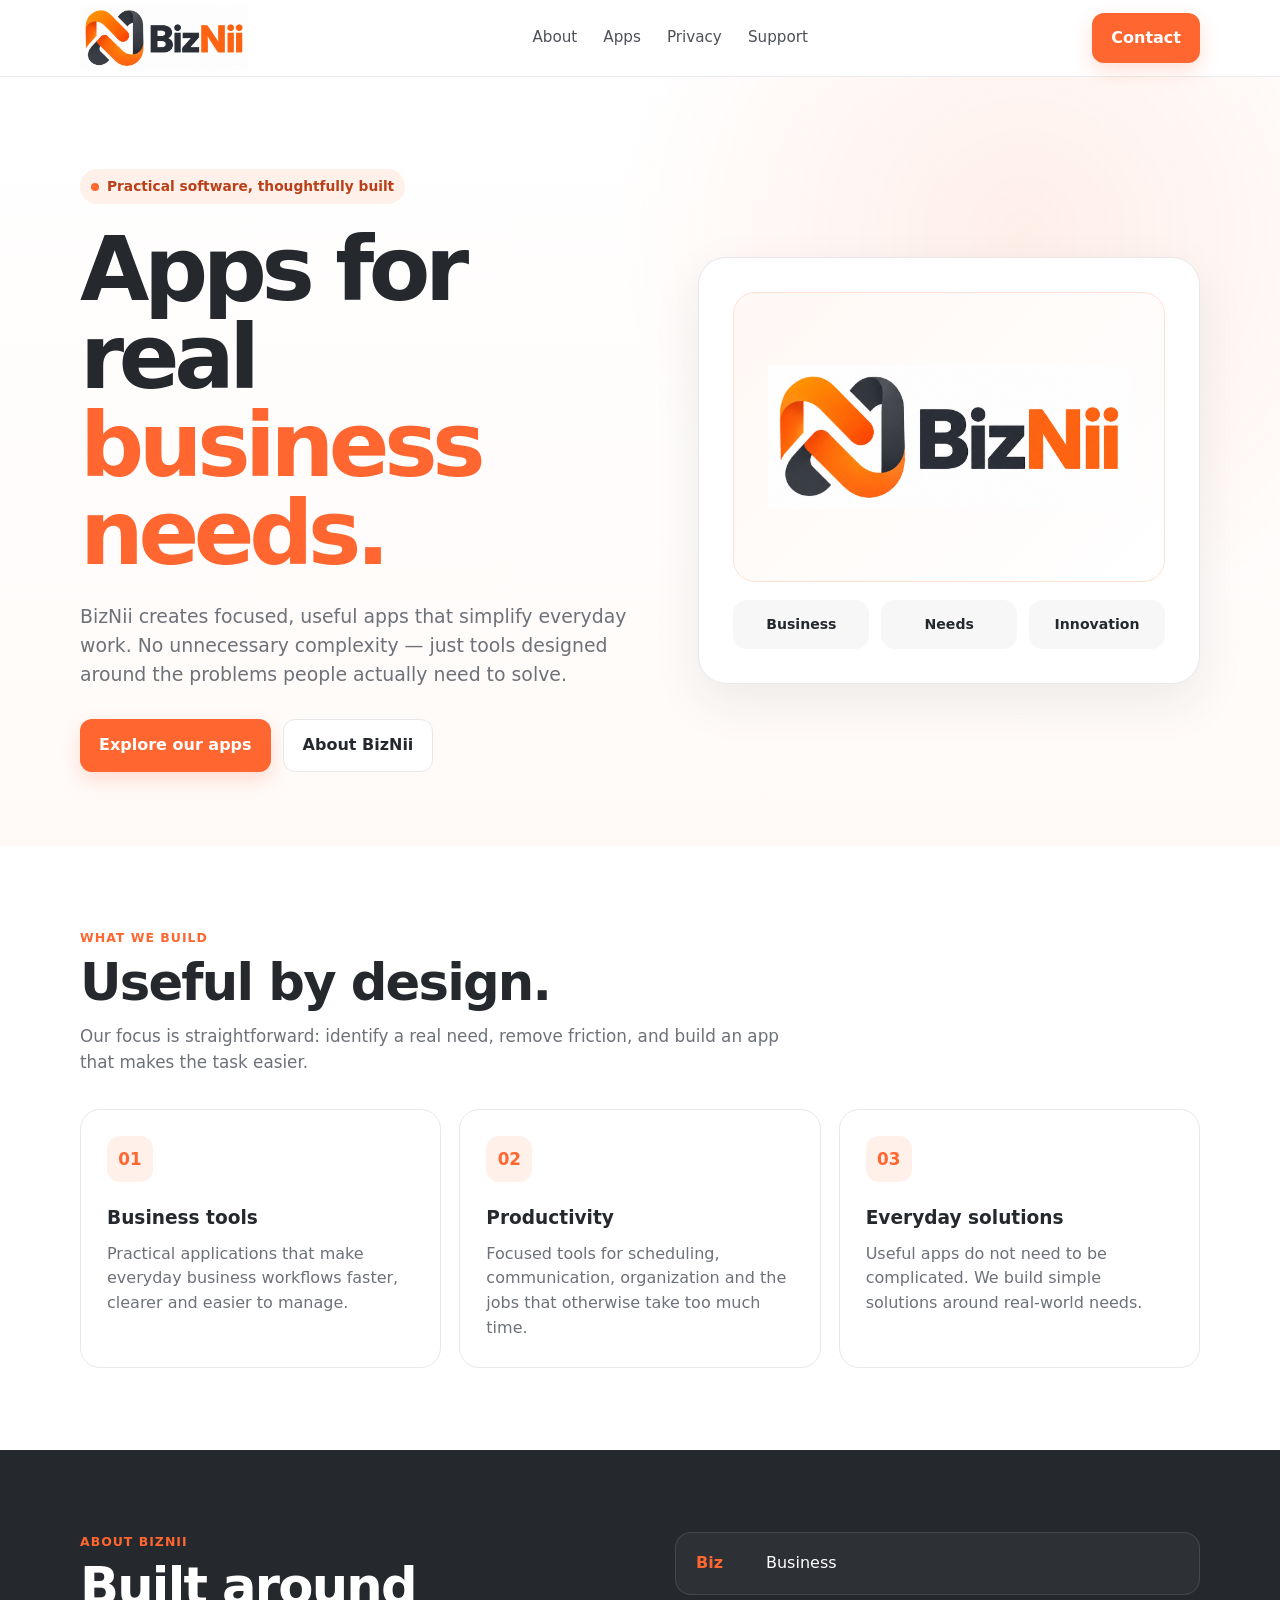
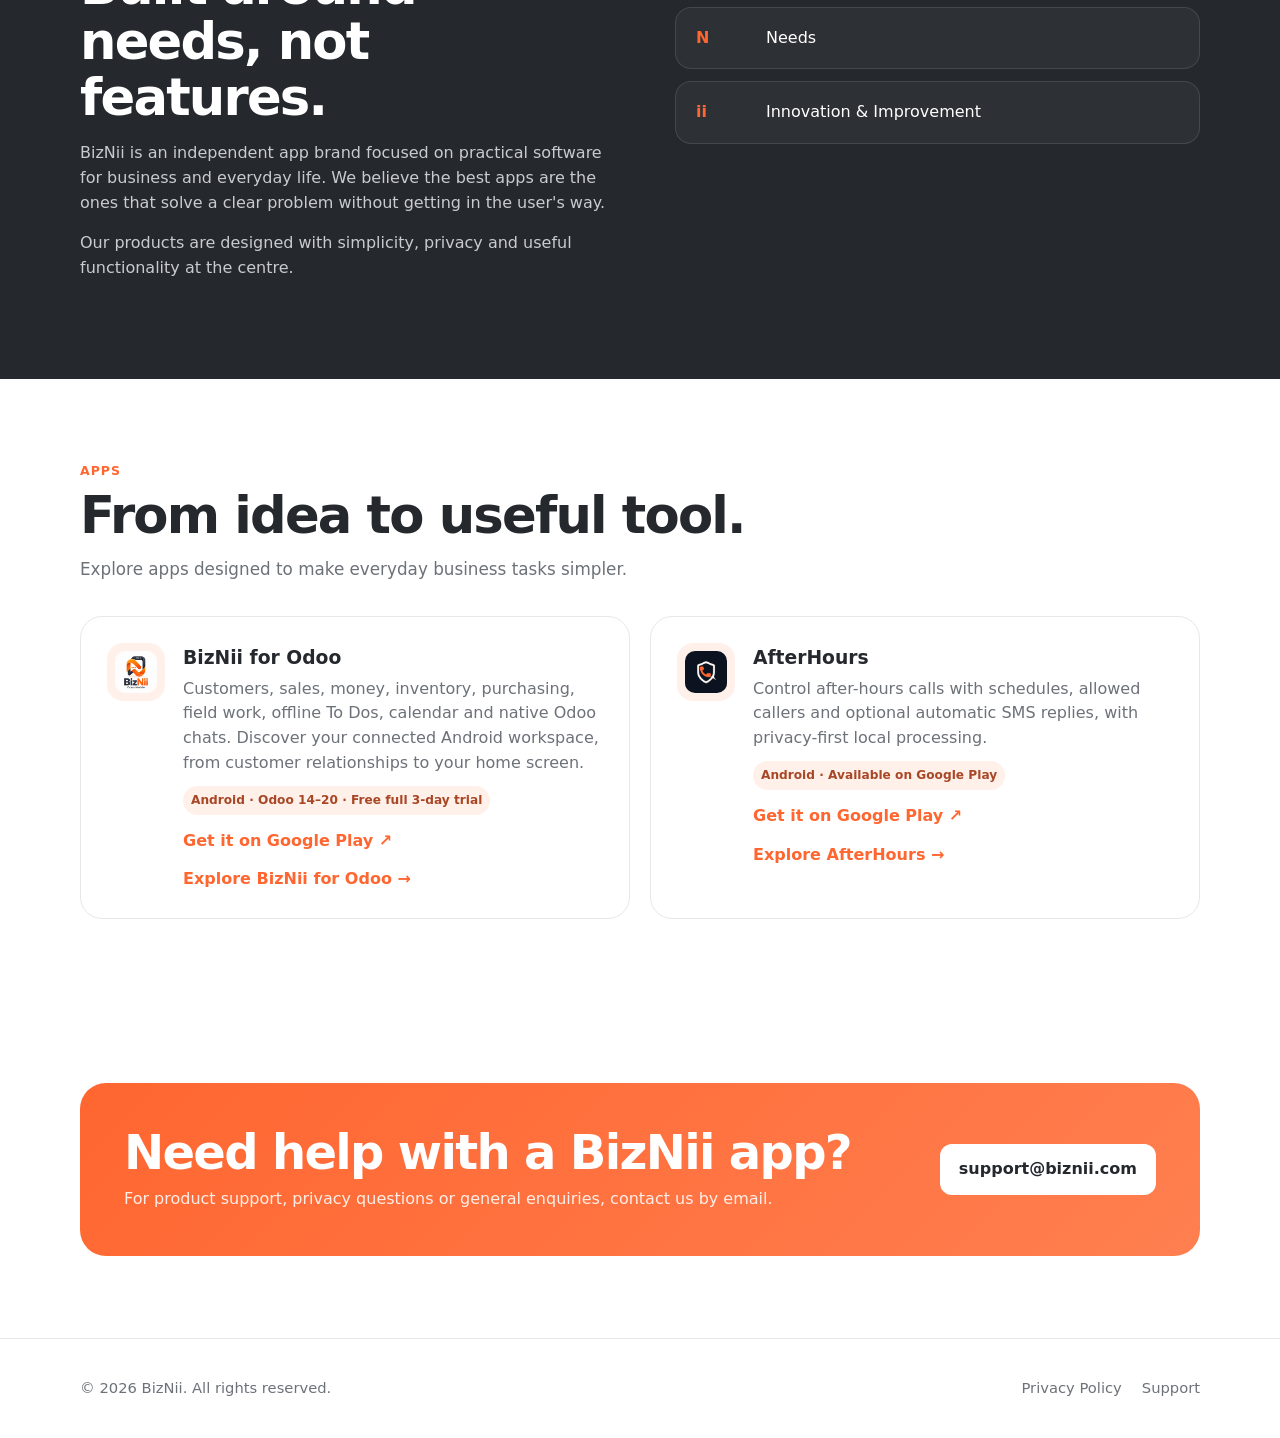
<file: index.html>
<!doctype html>
<html lang="en">
<head>
  <meta charset="utf-8">
  <meta name="viewport" content="width=device-width, initial-scale=1">
  <title>BizNii | Android Business Apps &amp; Odoo Mobile</title>
  <meta name="description" content="Discover BizNii business apps, including BizNii for Odoo: an independent Android app for customers, sales, tasks, calendar and offline workflows.">
  <meta name="theme-color" content="#FF6630">
  <link rel="canonical" href="https://biznii.com/">
  <meta property="og:title" content="BizNii | Android Business Apps &amp; Odoo Mobile">
  <meta property="og:description" content="Practical Android business apps from BizNii, including an independent mobile app for Odoo.">
  <meta property="og:type" content="website">
  <meta property="og:url" content="https://biznii.com/">

  <link rel="icon" type="image/png" href="favicon.png?v=3">
  <link rel="shortcut icon" type="image/png" href="favicon.png?v=3">
  <link rel="apple-touch-icon" href="apple-touch-icon.png?v=3">

  <style>
    :root{
      --orange:#FF6630;
      --orange-dark:#E95624;
      --ink:#25282D;
      --muted:#6D7178;
      --soft:#F7F7F8;
      --line:#E8E8EA;
      --white:#FFFFFF;
      --max:1120px;
      --shadow:0 18px 50px rgba(30,33,37,.08);
    }

    *{box-sizing:border-box}
    html{scroll-behavior:smooth}
    body{
      margin:0;
      font-family:Inter,ui-sans-serif,system-ui,-apple-system,BlinkMacSystemFont,"Segoe UI",sans-serif;
      color:var(--ink);
      background:var(--white);
      line-height:1.55;
    }
    a{color:inherit;text-decoration:none}
    img{display:block;max-width:100%}
    .wrap{width:min(var(--max),calc(100% - 40px));margin:0 auto}

    header{
      position:sticky;
      top:0;
      z-index:30;
      background:rgba(255,255,255,.94);
      backdrop-filter:blur(16px);
      border-bottom:1px solid rgba(232,232,234,.9);
    }
    .nav{height:76px;display:flex;align-items:center;justify-content:space-between;gap:24px}
    .brand{display:flex;align-items:center;min-width:0}
    .brand-logo{width:168px;height:auto}
    nav{display:flex;align-items:center;gap:26px;font-size:.95rem;color:#4D5157}
    nav a:hover{color:var(--orange)}

    .button{
      display:inline-flex;align-items:center;justify-content:center;
      gap:8px;background:var(--orange);color:#fff;
      padding:13px 19px;border-radius:12px;font-weight:750;
      box-shadow:0 8px 20px rgba(255,102,48,.20);transition:.2s ease;
    }
    .button:hover{transform:translateY(-1px);background:var(--orange-dark)}
    .button.secondary{background:#fff;color:var(--ink);border:1px solid var(--line);box-shadow:none}

    .hero{
      padding:92px 0 74px;overflow:hidden;
      background:radial-gradient(circle at 80% 20%,rgba(255,102,48,.10),transparent 34%),linear-gradient(180deg,#fff,#fffaf8);
    }
    .hero-grid{display:grid;grid-template-columns:1.05fr .95fr;align-items:center;gap:64px}
    .eyebrow{display:inline-flex;align-items:center;gap:8px;padding:7px 11px;border-radius:999px;background:#FFF0EA;color:#B94018;font-weight:700;font-size:.86rem;margin-bottom:22px}
    .dot{width:8px;height:8px;border-radius:50%;background:var(--orange)}
    h1{font-size:clamp(3rem,7vw,5.7rem);line-height:.98;letter-spacing:-.06em;margin:0 0 24px;max-width:760px}
    h1 span{color:var(--orange)}
    .lead{font-size:1.18rem;color:var(--muted);max-width:650px;margin:0 0 30px}
    .actions{display:flex;flex-wrap:wrap;gap:12px}

    .hero-card{background:#fff;border:1px solid var(--line);border-radius:28px;padding:34px;box-shadow:var(--shadow)}
    .hero-logo{min-height:290px;border-radius:22px;background:linear-gradient(135deg,#FFF8F5,#fff);display:flex;align-items:center;justify-content:center;border:1px solid #FFE0D5;padding:34px}
    .hero-logo img{width:100%;height:auto;object-fit:contain}
    .mini{display:grid;grid-template-columns:repeat(3,1fr);gap:12px;margin-top:18px}
    .mini div{background:var(--soft);border-radius:14px;padding:14px;text-align:center;font-weight:700;font-size:.88rem}

    section{padding:82px 0}
    .section-head{max-width:700px;margin-bottom:34px}
    .kicker{color:var(--orange);font-weight:800;text-transform:uppercase;letter-spacing:.08em;font-size:.78rem}
    h2{font-size:clamp(2rem,4vw,3.3rem);line-height:1.08;letter-spacing:-.035em;margin:8px 0 12px}
    .section-head p{color:var(--muted);font-size:1.05rem;margin:0}

    .cards{display:grid;grid-template-columns:repeat(3,1fr);gap:18px}
    .card{border:1px solid var(--line);border-radius:20px;padding:26px;background:#fff;min-height:220px}
    .icon{width:46px;height:46px;border-radius:13px;background:#FFF0EA;color:var(--orange);display:grid;place-items:center;font-size:1.05rem;font-weight:900;margin-bottom:22px}
    .card h3{margin:0 0 9px;font-size:1.16rem}
    .card p{margin:0;color:var(--muted)}

    .about{background:var(--ink);color:#fff}
    .about-grid{display:grid;grid-template-columns:1fr 1fr;gap:70px;align-items:start}
    .about p{color:#C8CBD0}
    .meaning{display:grid;gap:12px}
    .meaning div{display:flex;gap:15px;padding:18px 20px;border:1px solid rgba(255,255,255,.11);border-radius:16px;background:rgba(255,255,255,.04)}
    .meaning b{color:var(--orange);min-width:55px}

    .apps-grid{display:grid;grid-template-columns:repeat(2,1fr);gap:20px}
    .app{border:1px solid var(--line);border-radius:22px;padding:26px;display:flex;gap:18px;align-items:flex-start;background:#fff}
    .app-icon{width:58px;height:58px;flex:0 0 58px;border-radius:16px;background:#FFF0EA;display:grid;place-items:center;padding:8px}
    .app-icon img{width:100%;height:100%;object-fit:contain;border-radius:10px}
    .app h3{margin:0 0 5px}.app p{margin:0;color:var(--muted)}
    .app-link{display:inline-flex;margin-top:14px;color:var(--orange);font-weight:800}
    .app-link:hover{color:var(--orange-dark)}
    .coming{display:inline-flex;margin-top:10px;font-size:.76rem;font-weight:800;color:#A84725;background:#FFF0EA;padding:5px 8px;border-radius:999px}

    .cta{padding:44px;border-radius:26px;background:linear-gradient(135deg,#FF6630,#FF7F50);color:#fff;display:flex;justify-content:space-between;align-items:center;gap:30px}
    .cta h2{margin:0 0 8px;font-size:clamp(1.8rem,4vw,3rem)}
    .cta p{margin:0;color:rgba(255,255,255,.88)}
    .cta .button{background:#fff;color:var(--ink);box-shadow:none;white-space:nowrap}

    footer{border-top:1px solid var(--line);padding:38px 0;color:var(--muted);font-size:.92rem}
    .footer-row{display:flex;justify-content:space-between;gap:24px;align-items:center;flex-wrap:wrap}
    .footer-links{display:flex;gap:20px;flex-wrap:wrap}

    @media(max-width:850px){
      nav{display:none}.nav{height:70px}.brand-logo{width:145px}
      .hero{padding-top:60px}.hero-grid,.about-grid{grid-template-columns:1fr;gap:38px}
      .hero-card{max-width:620px}.cards{grid-template-columns:1fr}.apps-grid{grid-template-columns:1fr}
      .cta{align-items:flex-start;flex-direction:column}.mini{grid-template-columns:1fr}
    }
  </style>
</head>
<body>
<header>
  <div class="wrap nav">
    <a class="brand" href="#top" aria-label="BizNii home">
      <img class="brand-logo" src="biznii-logo.png?v=3" alt="BizNii">
    </a>
    <nav aria-label="Main navigation">
      <a href="#about">About</a>
      <a href="#apps">Apps</a>
      <a href="privacy.html">Privacy</a>
      <a href="#support">Support</a>
    </nav>
    <a class="button" href="mailto:support@biznii.com">Contact</a>
  </div>
</header>

<main id="top">
  <section class="hero">
    <div class="wrap hero-grid">
      <div>
        <div class="eyebrow"><span class="dot"></span> Practical software, thoughtfully built</div>
        <h1>Apps for real <span>business needs.</span></h1>
        <p class="lead">BizNii creates focused, useful apps that simplify everyday work. No unnecessary complexity — just tools designed around the problems people actually need to solve.</p>
        <div class="actions">
          <a class="button" href="#apps">Explore our apps</a>
          <a class="button secondary" href="#about">About BizNii</a>
        </div>
      </div>

      <div class="hero-card">
        <div class="hero-logo"><img src="biznii-logo.png?v=3" alt="BizNii logo"></div>
        <div class="mini"><div>Business</div><div>Needs</div><div>Innovation</div></div>
      </div>
    </div>
  </section>

  <section>
    <div class="wrap">
      <div class="section-head">
        <div class="kicker">What we build</div>
        <h2>Useful by design.</h2>
        <p>Our focus is straightforward: identify a real need, remove friction, and build an app that makes the task easier.</p>
      </div>
      <div class="cards">
        <article class="card"><div class="icon">01</div><h3>Business tools</h3><p>Practical applications that make everyday business workflows faster, clearer and easier to manage.</p></article>
        <article class="card"><div class="icon">02</div><h3>Productivity</h3><p>Focused tools for scheduling, communication, organization and the jobs that otherwise take too much time.</p></article>
        <article class="card"><div class="icon">03</div><h3>Everyday solutions</h3><p>Useful apps do not need to be complicated. We build simple solutions around real-world needs.</p></article>
      </div>
    </div>
  </section>

  <section class="about" id="about">
    <div class="wrap about-grid">
      <div>
        <div class="kicker">About BizNii</div>
        <h2>Built around needs, not features.</h2>
        <p>BizNii is an independent app brand focused on practical software for business and everyday life. We believe the best apps are the ones that solve a clear problem without getting in the user's way.</p>
        <p>Our products are designed with simplicity, privacy and useful functionality at the centre.</p>
      </div>
      <div class="meaning">
        <div><b>Biz</b><span>Business</span></div>
        <div><b>N</b><span>Needs</span></div>
        <div><b>ii</b><span>Innovation &amp; Improvement</span></div>
      </div>
    </div>
  </section>

  <section id="apps">
    <div class="wrap">
      <div class="section-head">
        <div class="kicker">Apps</div>
        <h2>From idea to useful tool.</h2>
        <p>Explore apps designed to make everyday business tasks simpler.</p>
      </div>
      <div class="apps-grid">
        <article class="app"><div class="app-icon"><img src="assets/odoo/odoo-mobile-logo.jpg" alt="Odoo Mobile app logo"></div><div><h3>BizNii for Odoo</h3><p>Customers, sales, money, inventory, purchasing, field work, offline To Dos, calendar and native Odoo chats. Discover your connected Android workspace, from customer relationships to your home screen.</p><span class="coming">Android · Odoo 14–20 · Free full 3-day trial</span><br><a class="app-link" href="https://play.google.com/store/apps/details?id=com.biznii.bizniiforodoo">Get it on Google Play ↗</a><br><a class="app-link" href="odoo-mobile.html">Explore BizNii for Odoo →</a></div></article>
        <article class="app"><div class="app-icon"><img src="assets/afterhours/icon.png" alt="AfterHours app icon"></div><div><h3>AfterHours</h3><p>Control after-hours calls with schedules, allowed callers and optional automatic SMS replies, with privacy-first local processing.</p><span class="coming">Android · Available on Google Play</span><br><a class="app-link" href="https://play.google.com/store/apps/details?id=com.biznii.afterhours">Get it on Google Play ↗</a><br><a class="app-link" href="afterhours.html">Explore AfterHours →</a></div></article>
      </div>
    </div>
  </section>

  <section id="support">
    <div class="wrap">
      <div class="cta">
        <div><h2>Need help with a BizNii app?</h2><p>For product support, privacy questions or general enquiries, contact us by email.</p></div>
        <a class="button" href="mailto:support@biznii.com">support@biznii.com</a>
      </div>
    </div>
  </section>
</main>

<footer>
  <div class="wrap footer-row">
    <div>© <span id="year"></span> BizNii. All rights reserved.</div>
    <div class="footer-links"><a href="privacy.html">Privacy Policy</a><a href="mailto:support@biznii.com">Support</a></div>
  </div>
</footer>
<script>document.getElementById('year').textContent=new Date().getFullYear();</script>
<!-- Cloudflare Web Analytics -->
<script type="module" src="https://static.cloudflareinsights.com/beacon.min.js" data-cf-beacon='{"token": "ae1a427bfd8e427790dfe7327095af80"}'></script>
<!-- End Cloudflare Web Analytics -->
</body>
</html>
</file>
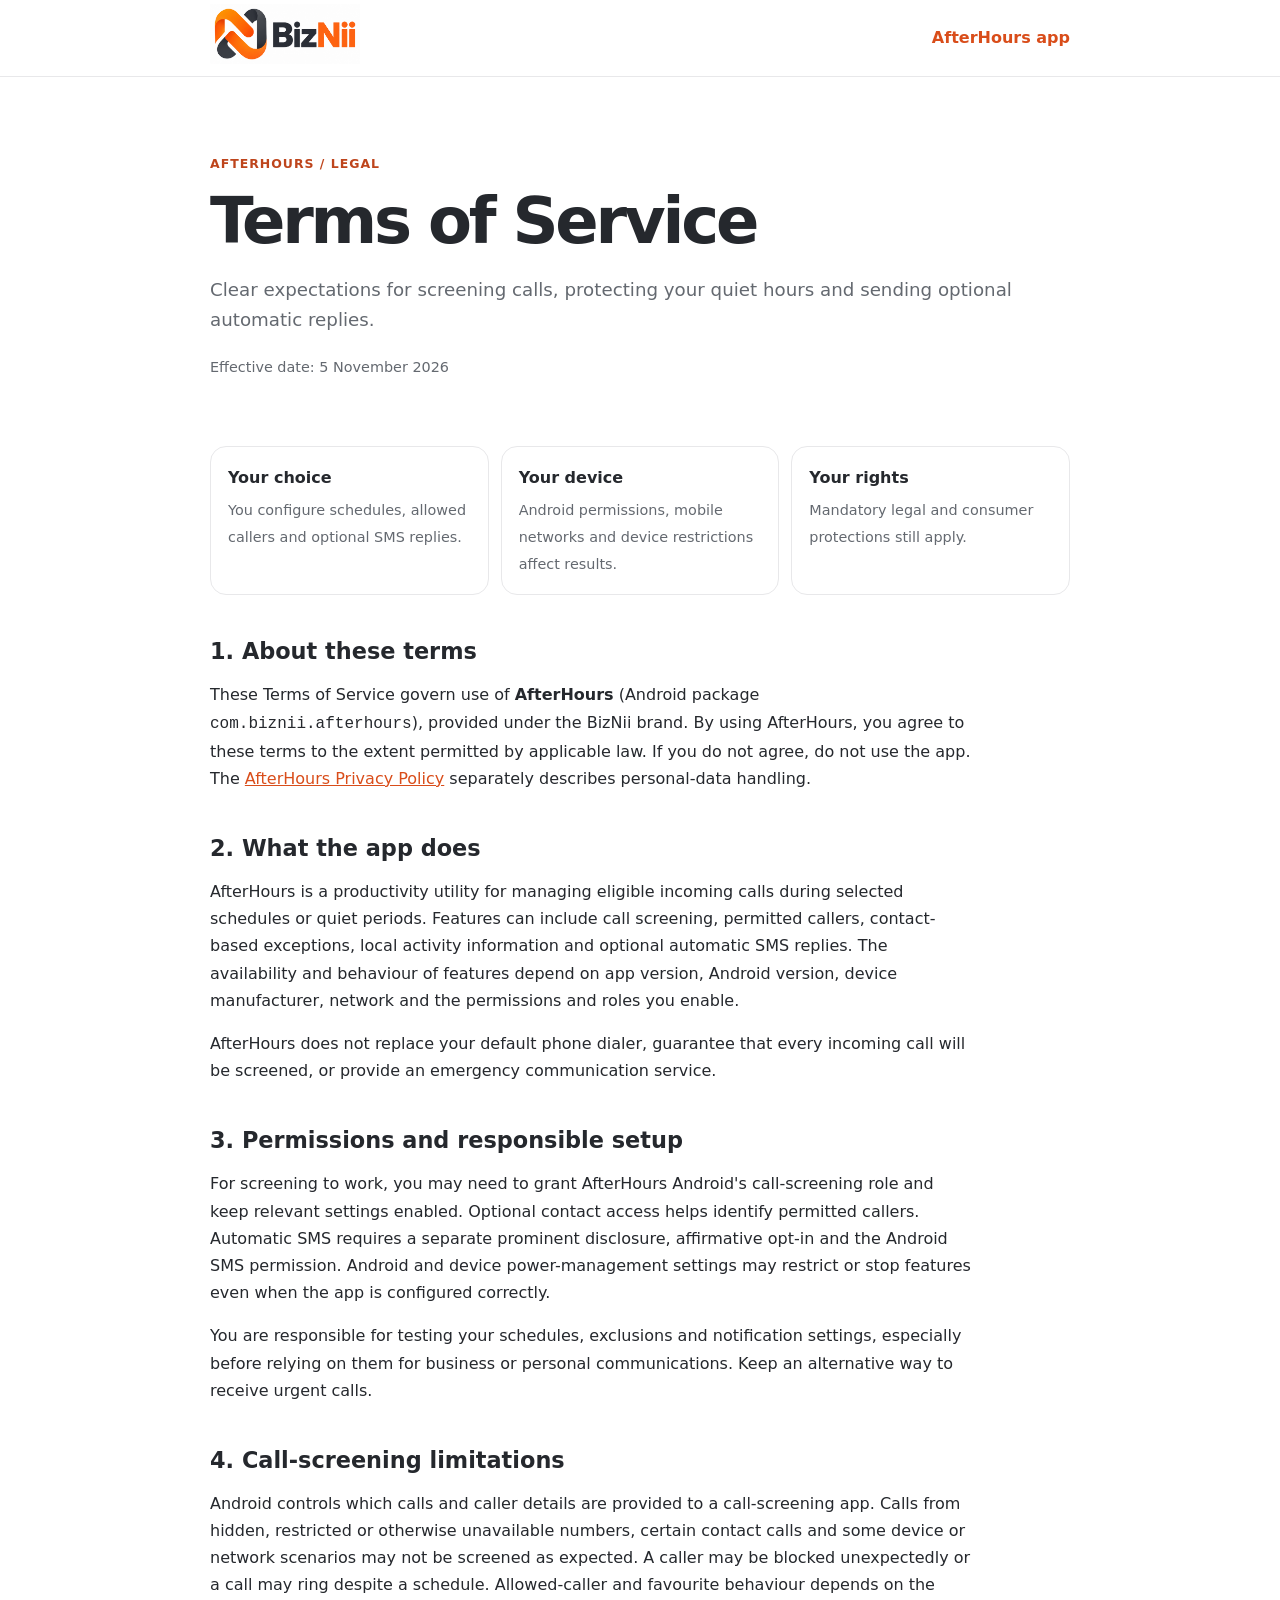
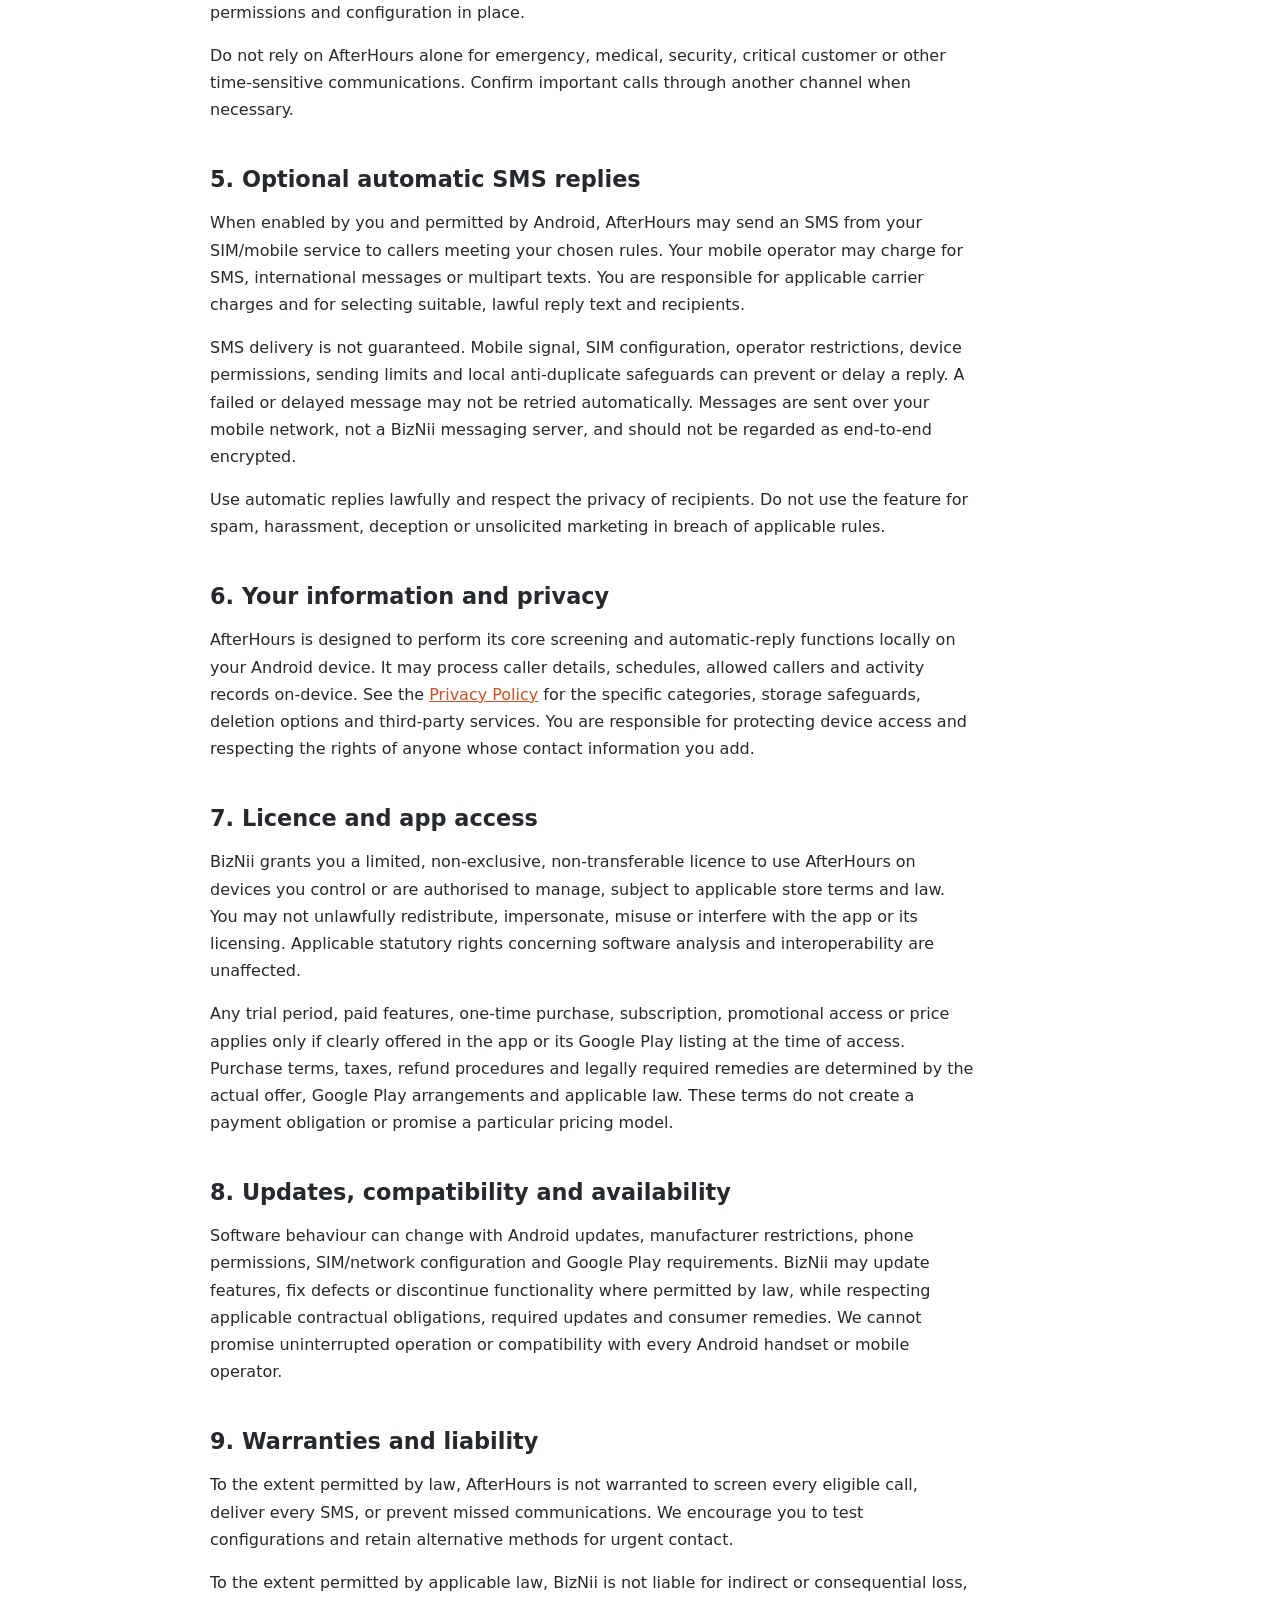
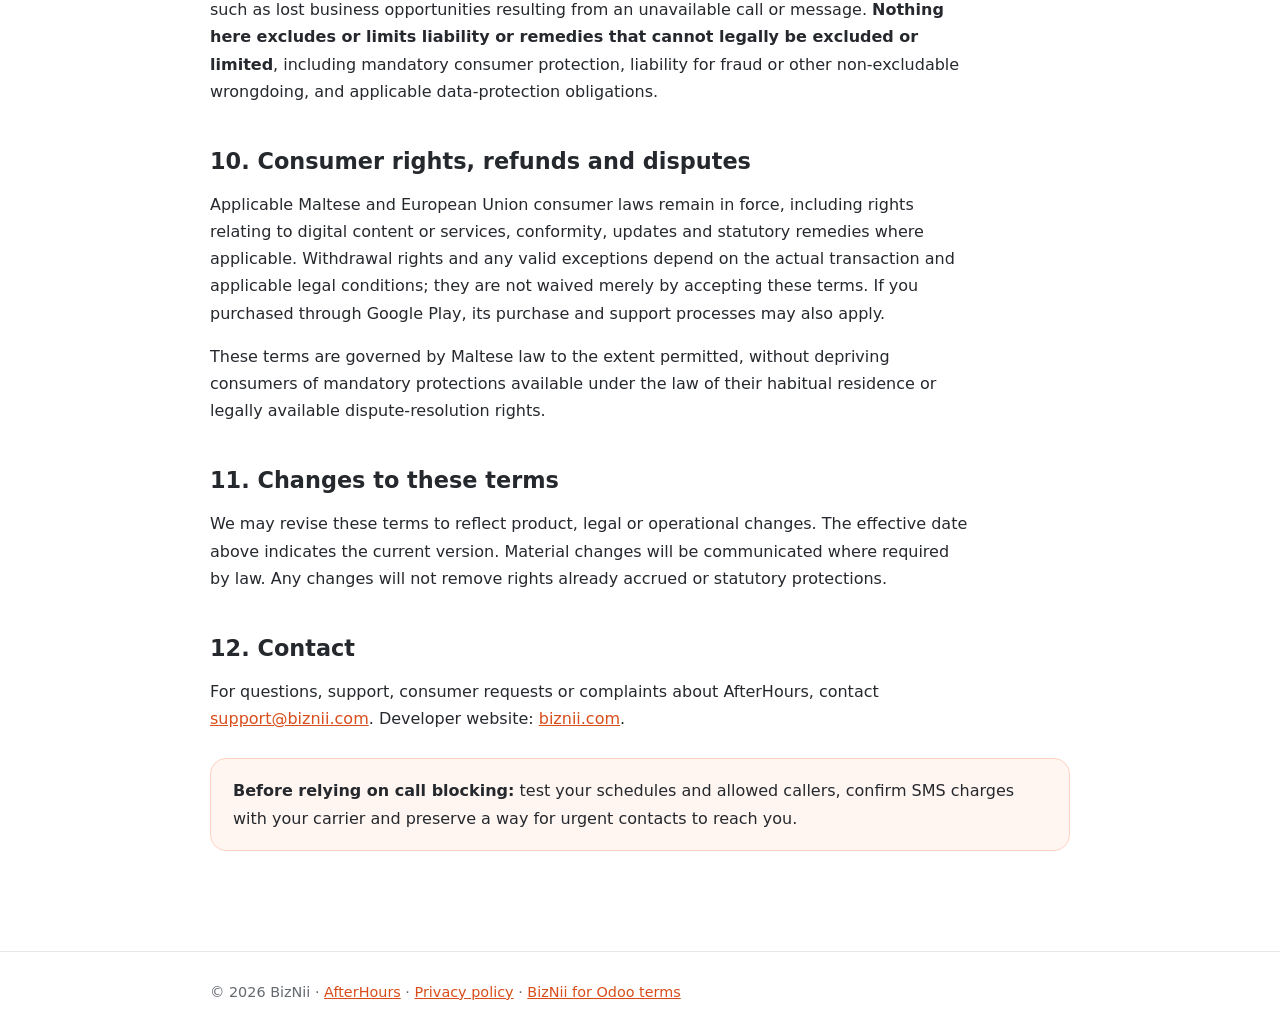
<file: afterhours/terms/index.html>
<!doctype html>
<html lang="en"><head><meta charset="utf-8"><meta name="viewport" content="width=device-width, initial-scale=1">
<meta name="theme-color" content="#FF6630"><meta name="description" content="Terms of Use for AfterHours by BizNii: Android call screening, schedules, permitted callers, automatic SMS, availability and consumer rights.">
<title>AfterHours Terms of Service — BizNii</title><link rel="canonical" href="https://biznii.com/afterhours/terms/">
<link rel="icon" href="/favicon.png?v=3" type="image/png">
<style>:root{--orange:#FF6630;--ink:#25282D;--muted:#646970;--line:#E8E8EA}*{box-sizing:border-box}body{margin:0;background:#fff;color:var(--ink);font:16px/1.7 Inter,system-ui,-apple-system,"Segoe UI",sans-serif}a{color:#D94D1A}a:focus-visible{outline:3px solid var(--orange);outline-offset:3px}.wrap{width:min(860px,calc(100% - 36px));margin:auto}header{border-bottom:1px solid var(--line)}.nav{display:flex;justify-content:space-between;align-items:center;gap:16px;min-height:76px}.nav img{width:150px;max-width:45vw}.nav a:last-child{font-weight:700;text-decoration:none}.hero{padding:64px 0 24px}.eyebrow{font-size:.78rem;color:#BE451C;letter-spacing:.08em;font-weight:800;text-transform:uppercase}h1{font-size:clamp(2.4rem,7vw,4rem);letter-spacing:-.05em;line-height:1.08;margin:8px 0 16px}h2{font-size:1.4rem;line-height:1.25;margin:42px 0 12px}p,li{max-width:75ch}.lead{font-size:1.14rem;color:var(--muted)}.date{color:var(--muted);font-size:.9rem}.notice{border:1px solid #FFD3C3;border-radius:16px;padding:18px 22px;background:#FFF6F2;margin:26px 0}.summary{display:grid;grid-template-columns:repeat(3,1fr);gap:12px;margin:28px 0}.summary div{border:1px solid var(--line);border-radius:16px;padding:17px}.summary strong{display:block;margin-bottom:5px}.summary span{color:var(--muted);font-size:.9rem}main{padding-bottom:74px}section{scroll-margin-top:18px}footer{border-top:1px solid var(--line);padding:28px 0;color:var(--muted);font-size:.9rem}@media(max-width:640px){.summary{grid-template-columns:1fr}.hero{padding-top:42px}}</style></head>
<body><header><div class="wrap nav"><a href="/index.html" aria-label="BizNii home"><img src="/biznii-logo.png?v=3" alt="BizNii"></a><a href="/afterhours.html">AfterHours app</a></div></header>
<main class="wrap"><div class="hero"><p class="eyebrow">AfterHours / Legal</p><h1>Terms of Service</h1><p class="lead">Clear expectations for screening calls, protecting your quiet hours and sending optional automatic replies.</p><p class="date">Effective date: 5 November 2026</p></div>
<div class="summary"><div><strong>Your choice</strong><span>You configure schedules, allowed callers and optional SMS replies.</span></div><div><strong>Your device</strong><span>Android permissions, mobile networks and device restrictions affect results.</span></div><div><strong>Your rights</strong><span>Mandatory legal and consumer protections still apply.</span></div></div>
<section id="scope"><h2>1. About these terms</h2><p>These Terms of Service govern use of <strong>AfterHours</strong> (Android package <code>com.biznii.afterhours</code>), provided under the BizNii brand. By using AfterHours, you agree to these terms to the extent permitted by applicable law. If you do not agree, do not use the app. The <a href="/afterhours-privacy.html">AfterHours Privacy Policy</a> separately describes personal-data handling.</p></section>
<section id="features"><h2>2. What the app does</h2><p>AfterHours is a productivity utility for managing eligible incoming calls during selected schedules or quiet periods. Features can include call screening, permitted callers, contact-based exceptions, local activity information and optional automatic SMS replies. The availability and behaviour of features depend on app version, Android version, device manufacturer, network and the permissions and roles you enable.</p><p>AfterHours does not replace your default phone dialer, guarantee that every incoming call will be screened, or provide an emergency communication service.</p></section>
<section id="permissions"><h2>3. Permissions and responsible setup</h2><p>For screening to work, you may need to grant AfterHours Android's call-screening role and keep relevant settings enabled. Optional contact access helps identify permitted callers. Automatic SMS requires a separate prominent disclosure, affirmative opt-in and the Android SMS permission. Android and device power-management settings may restrict or stop features even when the app is configured correctly.</p><p>You are responsible for testing your schedules, exclusions and notification settings, especially before relying on them for business or personal communications. Keep an alternative way to receive urgent calls.</p></section>
<section id="screening"><h2>4. Call-screening limitations</h2><p>Android controls which calls and caller details are provided to a call-screening app. Calls from hidden, restricted or otherwise unavailable numbers, certain contact calls and some device or network scenarios may not be screened as expected. A caller may be blocked unexpectedly or a call may ring despite a schedule. Allowed-caller and favourite behaviour depends on the permissions and configuration in place.</p><p>Do not rely on AfterHours alone for emergency, medical, security, critical customer or other time-sensitive communications. Confirm important calls through another channel when necessary.</p></section>
<section id="sms"><h2>5. Optional automatic SMS replies</h2><p>When enabled by you and permitted by Android, AfterHours may send an SMS from your SIM/mobile service to callers meeting your chosen rules. Your mobile operator may charge for SMS, international messages or multipart texts. You are responsible for applicable carrier charges and for selecting suitable, lawful reply text and recipients.</p><p>SMS delivery is not guaranteed. Mobile signal, SIM configuration, operator restrictions, device permissions, sending limits and local anti-duplicate safeguards can prevent or delay a reply. A failed or delayed message may not be retried automatically. Messages are sent over your mobile network, not a BizNii messaging server, and should not be regarded as end-to-end encrypted.</p><p>Use automatic replies lawfully and respect the privacy of recipients. Do not use the feature for spam, harassment, deception or unsolicited marketing in breach of applicable rules.</p></section>
<section id="data"><h2>6. Your information and privacy</h2><p>AfterHours is designed to perform its core screening and automatic-reply functions locally on your Android device. It may process caller details, schedules, allowed callers and activity records on-device. See the <a href="/afterhours-privacy.html">Privacy Policy</a> for the specific categories, storage safeguards, deletion options and third-party services. You are responsible for protecting device access and respecting the rights of anyone whose contact information you add.</p></section>
<section id="licence"><h2>7. Licence and app access</h2><p>BizNii grants you a limited, non-exclusive, non-transferable licence to use AfterHours on devices you control or are authorised to manage, subject to applicable store terms and law. You may not unlawfully redistribute, impersonate, misuse or interfere with the app or its licensing. Applicable statutory rights concerning software analysis and interoperability are unaffected.</p><p>Any trial period, paid features, one-time purchase, subscription, promotional access or price applies only if clearly offered in the app or its Google Play listing at the time of access. Purchase terms, taxes, refund procedures and legally required remedies are determined by the actual offer, Google Play arrangements and applicable law. These terms do not create a payment obligation or promise a particular pricing model.</p></section>
<section id="availability"><h2>8. Updates, compatibility and availability</h2><p>Software behaviour can change with Android updates, manufacturer restrictions, phone permissions, SIM/network configuration and Google Play requirements. BizNii may update features, fix defects or discontinue functionality where permitted by law, while respecting applicable contractual obligations, required updates and consumer remedies. We cannot promise uninterrupted operation or compatibility with every Android handset or mobile operator.</p></section>
<section id="liability"><h2>9. Warranties and liability</h2><p>To the extent permitted by law, AfterHours is not warranted to screen every eligible call, deliver every SMS, or prevent missed communications. We encourage you to test configurations and retain alternative methods for urgent contact.</p><p>To the extent permitted by applicable law, BizNii is not liable for indirect or consequential loss, such as lost business opportunities resulting from an unavailable call or message. <strong>Nothing here excludes or limits liability or remedies that cannot legally be excluded or limited</strong>, including mandatory consumer protection, liability for fraud or other non-excludable wrongdoing, and applicable data-protection obligations.</p></section>
<section id="rights"><h2>10. Consumer rights, refunds and disputes</h2><p>Applicable Maltese and European Union consumer laws remain in force, including rights relating to digital content or services, conformity, updates and statutory remedies where applicable. Withdrawal rights and any valid exceptions depend on the actual transaction and applicable legal conditions; they are not waived merely by accepting these terms. If you purchased through Google Play, its purchase and support processes may also apply.</p><p>These terms are governed by Maltese law to the extent permitted, without depriving consumers of mandatory protections available under the law of their habitual residence or legally available dispute-resolution rights.</p></section>
<section id="changes"><h2>11. Changes to these terms</h2><p>We may revise these terms to reflect product, legal or operational changes. The effective date above indicates the current version. Material changes will be communicated where required by law. Any changes will not remove rights already accrued or statutory protections.</p></section>
<section id="contact"><h2>12. Contact</h2><p>For questions, support, consumer requests or complaints about AfterHours, contact <a href="mailto:support@biznii.com">support@biznii.com</a>. Developer website: <a href="https://biznii.com/">biznii.com</a>.</p><div class="notice"><strong>Before relying on call blocking:</strong> test your schedules and allowed callers, confirm SMS charges with your carrier and preserve a way for urgent contacts to reach you.</div></section>
</main><footer><div class="wrap">© 2026 BizNii · <a href="/afterhours.html">AfterHours</a> · <a href="/afterhours-privacy.html">Privacy policy</a> · <a href="/odoo/terms/">BizNii for Odoo terms</a></div></footer></body></html>
</file>
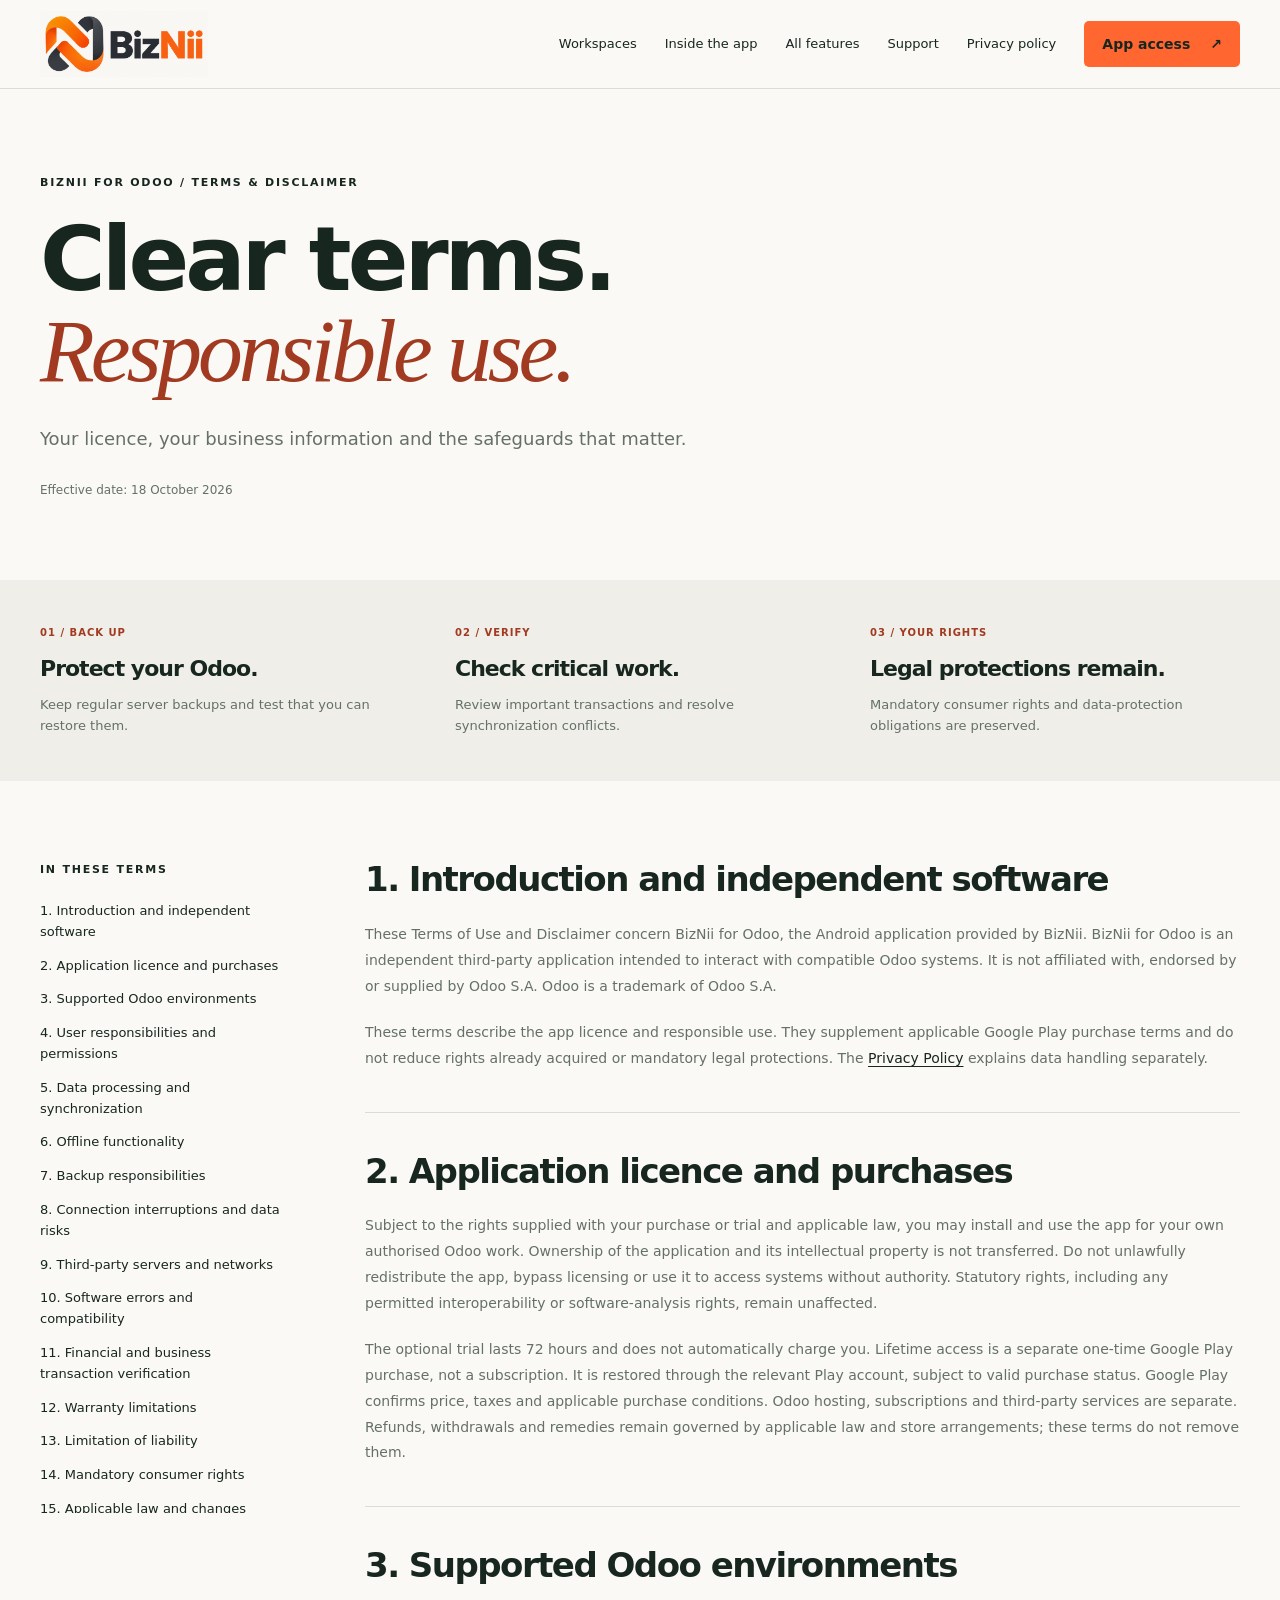
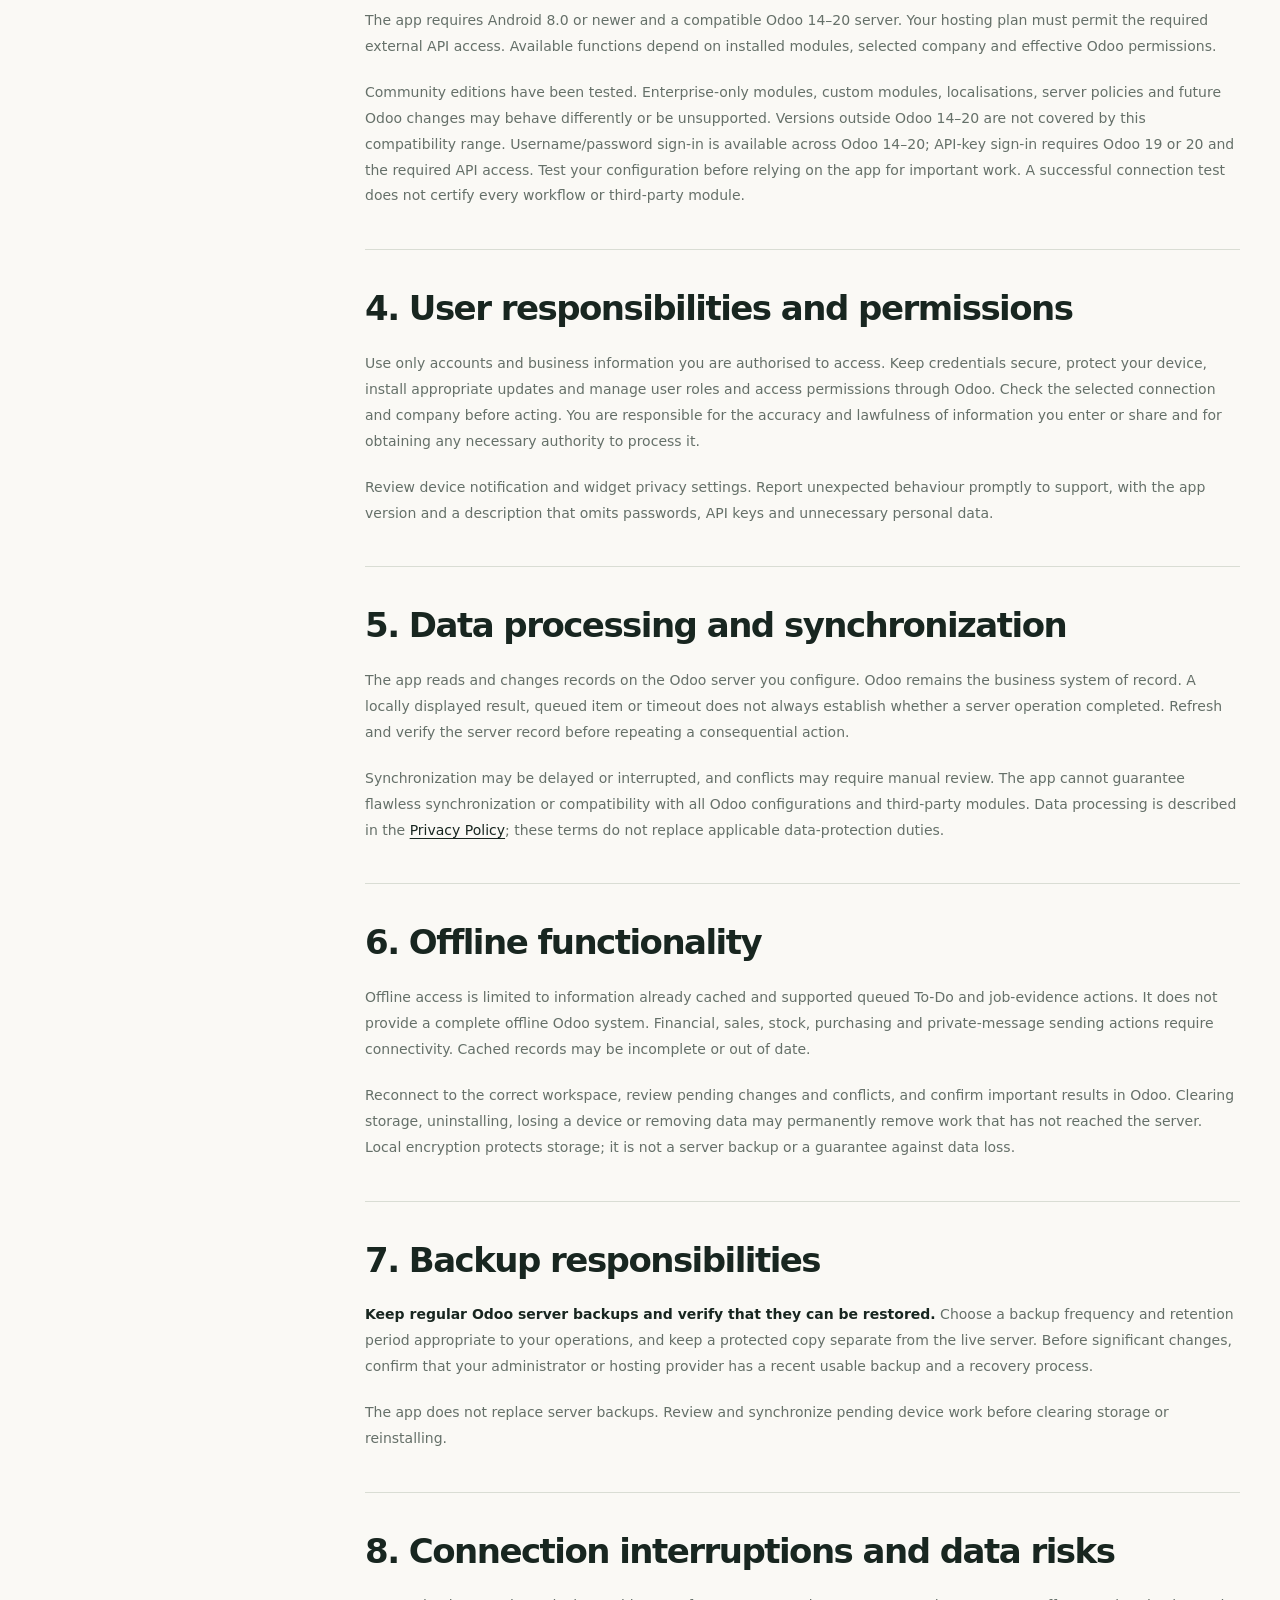
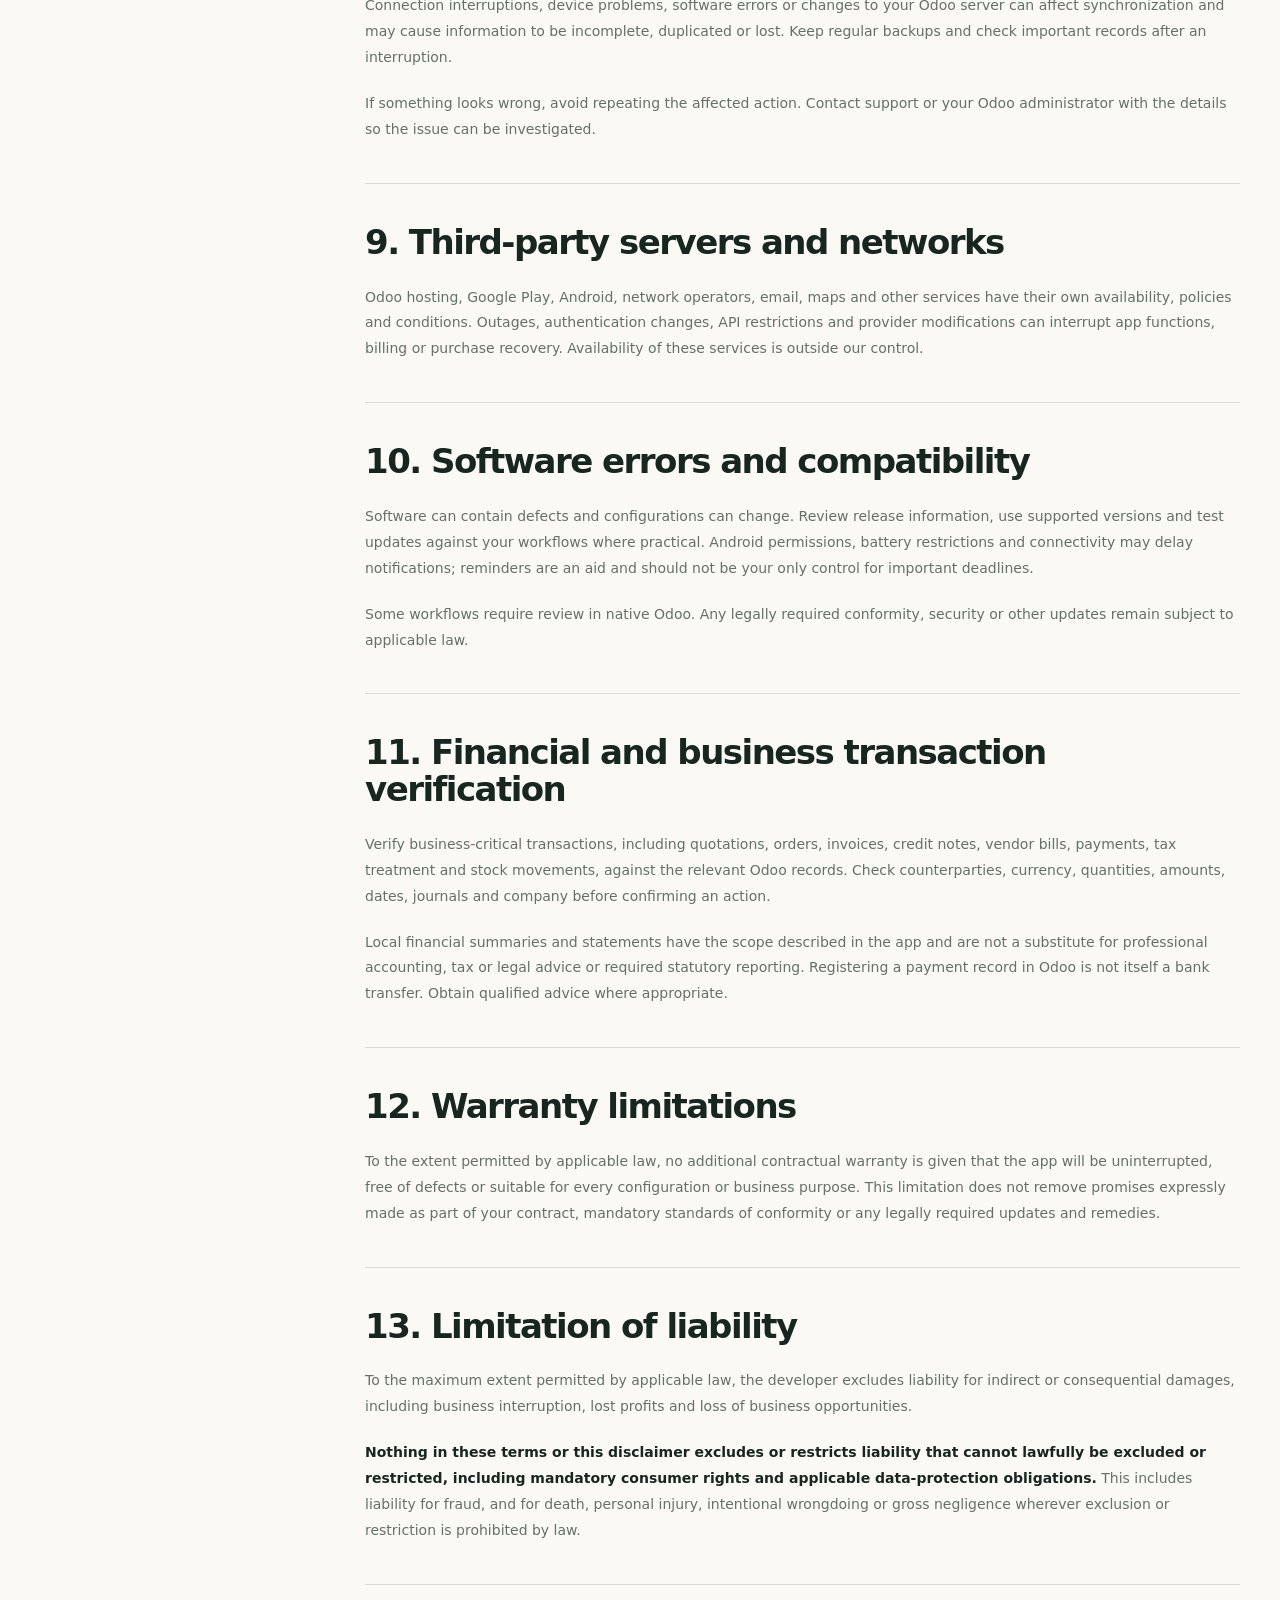
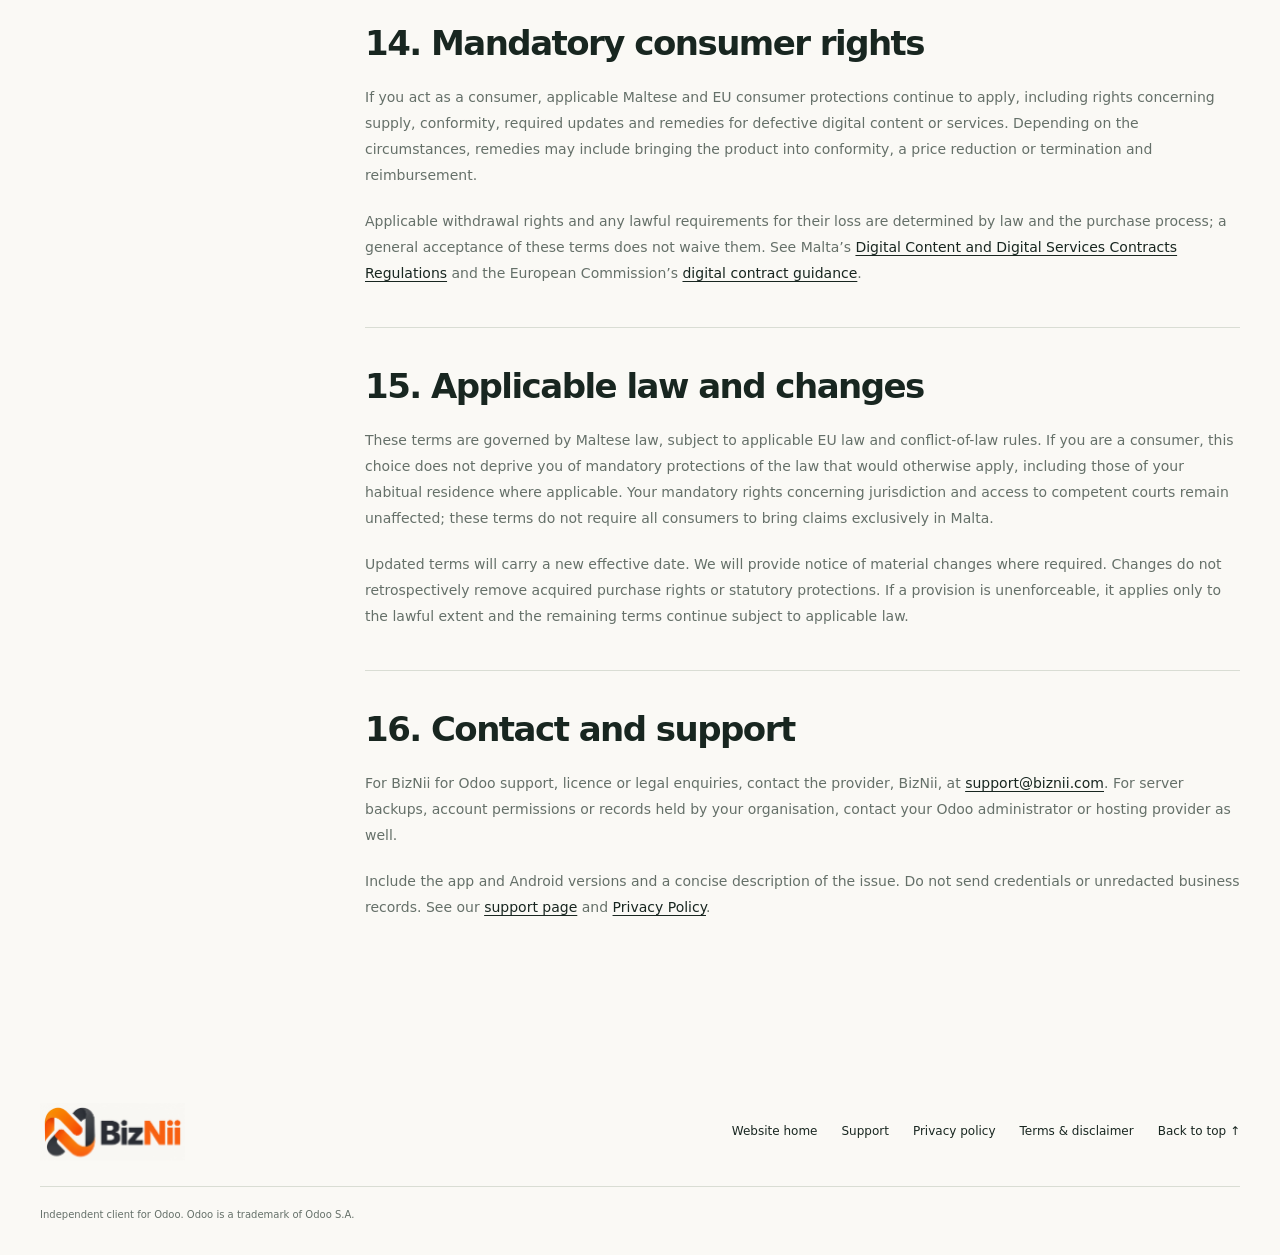
<file: odoo/terms/index.html>
<!doctype html>
<html lang="en"><head><meta charset="utf-8"><meta name="viewport" content="width=device-width, initial-scale=1"><meta name="theme-color" content="#FF6630"><meta name="description" content="BizNii for Odoo Terms of Use and Disclaimer: supported environments, backups, synchronization, responsible use and statutory rights."><title>Terms of Use and Disclaimer — BizNii for Odoo</title><link rel="canonical" href="https://biznii.com/odoo/terms/"><link rel="icon" href="/favicon.png?v=3"><link rel="stylesheet" href="/odoo-mobile-showcase.css?v=legal-20261015"><script defer src="/odoo-mobile-showcase.js?v=5e1cea947f"></script></head><body><a class="skip" href="#main">Skip to content</a><header class="header">
    <div class="wrap nav">
      <a class="wordmark" href="/index.html" aria-label="BizNii home"><img class="site-logo" src="/biznii-logo.png?v=3" alt="BizNii" width="1169" height="466"></a>
      <button id="menu-toggle" class="menu-toggle" type="button" aria-controls="navigation" aria-expanded="false" aria-label="Open navigation">Menu <span>＋</span></button>
      <nav id="navigation" aria-label="Main navigation"><a href="/odoo-mobile.html#workspaces">Workspaces</a><a href="/odoo-mobile.html#explore">Inside the app</a><a href="/odoo-mobile.html#feature-directory">All features</a><a href="/odoo-mobile-support.html">Support</a><a href="/odoo-mobile-privacy.html">Privacy policy</a><a class="button small" href="/odoo-mobile.html#coming-soon">App access <span aria-hidden="true">↗</span></a></nav>
    </div>
  </header><main id="main"><section class="document-hero wrap"><p class="eyebrow">BIZNII FOR ODOO / TERMS &amp; DISCLAIMER</p><h1>Clear terms.<br><em>Responsible use.</em></h1><p class="lead">Your licence, your business information and the safeguards that matter.</p><p class="policy-date">Effective date: 18 October 2026</p></section><section class="soft"><div class="wrap privacy-summary"><article><span>01 / BACK UP</span><h3>Protect your Odoo.</h3><p>Keep regular server backups and test that you can restore them.</p></article><article><span>02 / VERIFY</span><h3>Check critical work.</h3><p>Review important transactions and resolve synchronization conflicts.</p></article><article><span>03 / YOUR RIGHTS</span><h3>Legal protections remain.</h3><p>Mandatory consumer rights and data-protection obligations are preserved.</p></article></div></section><div class="wrap policy-layout"><aside class="policy-toc"><p class="eyebrow">IN THESE TERMS</p><nav aria-label="Terms contents"><a href="#introduction">1. Introduction and independent software</a><a href="#licence">2. Application licence and purchases</a><a href="#environments">3. Supported Odoo environments</a><a href="#responsibilities">4. User responsibilities and permissions</a><a href="#synchronization">5. Data processing and synchronization</a><a href="#offline">6. Offline functionality</a><a href="#backups">7. Backup responsibilities</a><a href="#data-loss">8. Connection interruptions and data risks</a><a href="#third-parties">9. Third-party servers and networks</a><a href="#limitations">10. Software errors and compatibility</a><a href="#verification">11. Financial and business transaction verification</a><a href="#warranties">12. Warranty limitations</a><a href="#liability">13. Limitation of liability</a><a href="#consumer-rights">14. Mandatory consumer rights</a><a href="#law">15. Applicable law and changes</a><a href="#contact">16. Contact and support</a></nav></aside><div class="policy-content"><section id="introduction"><h2>1. Introduction and independent software</h2><p>These Terms of Use and Disclaimer concern BizNii for Odoo, the Android application provided by BizNii. BizNii for Odoo is an independent third-party application intended to interact with compatible Odoo systems. It is not affiliated with, endorsed by or supplied by Odoo S.A. Odoo is a trademark of Odoo S.A.</p><p>These terms describe the app licence and responsible use. They supplement applicable Google Play purchase terms and do not reduce rights already acquired or mandatory legal protections. The <a href="/odoo-mobile-privacy.html">Privacy Policy</a> explains data handling separately.</p></section><section id="licence"><h2>2. Application licence and purchases</h2><p>Subject to the rights supplied with your purchase or trial and applicable law, you may install and use the app for your own authorised Odoo work. Ownership of the application and its intellectual property is not transferred. Do not unlawfully redistribute the app, bypass licensing or use it to access systems without authority. Statutory rights, including any permitted interoperability or software-analysis rights, remain unaffected.</p><p>The optional trial lasts 72 hours and does not automatically charge you. Lifetime access is a separate one-time Google Play purchase, not a subscription. It is restored through the relevant Play account, subject to valid purchase status. Google Play confirms price, taxes and applicable purchase conditions. Odoo hosting, subscriptions and third-party services are separate. Refunds, withdrawals and remedies remain governed by applicable law and store arrangements; these terms do not remove them.</p></section><section id="environments"><h2>3. Supported Odoo environments</h2><p>The app requires Android 8.0 or newer and a compatible Odoo 14–20 server. Your hosting plan must permit the required external API access. Available functions depend on installed modules, selected company and effective Odoo permissions.</p><p>Community editions have been tested. Enterprise-only modules, custom modules, localisations, server policies and future Odoo changes may behave differently or be unsupported. Versions outside Odoo 14–20 are not covered by this compatibility range. Username/password sign-in is available across Odoo 14–20; API-key sign-in requires Odoo 19 or 20 and the required API access. Test your configuration before relying on the app for important work. A successful connection test does not certify every workflow or third-party module.</p></section><section id="responsibilities"><h2>4. User responsibilities and permissions</h2><p>Use only accounts and business information you are authorised to access. Keep credentials secure, protect your device, install appropriate updates and manage user roles and access permissions through Odoo. Check the selected connection and company before acting. You are responsible for the accuracy and lawfulness of information you enter or share and for obtaining any necessary authority to process it.</p><p>Review device notification and widget privacy settings. Report unexpected behaviour promptly to support, with the app version and a description that omits passwords, API keys and unnecessary personal data.</p></section><section id="synchronization"><h2>5. Data processing and synchronization</h2><p>The app reads and changes records on the Odoo server you configure. Odoo remains the business system of record. A locally displayed result, queued item or timeout does not always establish whether a server operation completed. Refresh and verify the server record before repeating a consequential action.</p><p>Synchronization may be delayed or interrupted, and conflicts may require manual review. The app cannot guarantee flawless synchronization or compatibility with all Odoo configurations and third-party modules. Data processing is described in the <a href="/odoo-mobile-privacy.html">Privacy Policy</a>; these terms do not replace applicable data-protection duties.</p></section><section id="offline"><h2>6. Offline functionality</h2><p>Offline access is limited to information already cached and supported queued To-Do and job-evidence actions. It does not provide a complete offline Odoo system. Financial, sales, stock, purchasing and private-message sending actions require connectivity. Cached records may be incomplete or out of date.</p><p>Reconnect to the correct workspace, review pending changes and conflicts, and confirm important results in Odoo. Clearing storage, uninstalling, losing a device or removing data may permanently remove work that has not reached the server. Local encryption protects storage; it is not a server backup or a guarantee against data loss.</p></section><section id="backups"><h2>7. Backup responsibilities</h2><p><strong>Keep regular Odoo server backups and verify that they can be restored.</strong> Choose a backup frequency and retention period appropriate to your operations, and keep a protected copy separate from the live server. Before significant changes, confirm that your administrator or hosting provider has a recent usable backup and a recovery process.</p><p>The app does not replace server backups. Review and synchronize pending device work before clearing storage or reinstalling. </p></section><section id="data-loss"><h2>8. Connection interruptions and data risks</h2><p>Connection interruptions, device problems, software errors or changes to your Odoo server can affect synchronization and may cause information to be incomplete, duplicated or lost. Keep regular backups and check important records after an interruption.</p><p>If something looks wrong, avoid repeating the affected action. Contact support or your Odoo administrator with the details so the issue can be investigated.</p></section><section id="third-parties"><h2>9. Third-party servers and networks</h2><p>Odoo hosting, Google Play, Android, network operators, email, maps and other services have their own availability, policies and conditions. Outages, authentication changes, API restrictions and provider modifications can interrupt app functions, billing or purchase recovery. Availability of these services is outside our control.</p></section><section id="limitations"><h2>10. Software errors and compatibility</h2><p>Software can contain defects and configurations can change. Review release information, use supported versions and test updates against your workflows where practical. Android permissions, battery restrictions and connectivity may delay notifications; reminders are an aid and should not be your only control for important deadlines.</p><p>Some workflows require review in native Odoo. Any legally required conformity, security or other updates remain subject to applicable law.</p></section><section id="verification"><h2>11. Financial and business transaction verification</h2><p>Verify business-critical transactions, including quotations, orders, invoices, credit notes, vendor bills, payments, tax treatment and stock movements, against the relevant Odoo records. Check counterparties, currency, quantities, amounts, dates, journals and company before confirming an action.</p><p>Local financial summaries and statements have the scope described in the app and are not a substitute for professional accounting, tax or legal advice or required statutory reporting. Registering a payment record in Odoo is not itself a bank transfer. Obtain qualified advice where appropriate.</p></section><section id="warranties"><h2>12. Warranty limitations</h2><p>To the extent permitted by applicable law, no additional contractual warranty is given that the app will be uninterrupted, free of defects or suitable for every configuration or business purpose. This limitation does not remove promises expressly made as part of your contract, mandatory standards of conformity or any legally required updates and remedies. </p></section><section id="liability"><h2>13. Limitation of liability</h2><p>To the maximum extent permitted by applicable law, the developer excludes liability for indirect or consequential damages, including business interruption, lost profits and loss of business opportunities. </p><p><strong>Nothing in these terms or this disclaimer excludes or restricts liability that cannot lawfully be excluded or restricted, including mandatory consumer rights and applicable data-protection obligations.</strong> This includes liability for fraud, and for death, personal injury, intentional wrongdoing or gross negligence wherever exclusion or restriction is prohibited by law. </p></section><section id="consumer-rights"><h2>14. Mandatory consumer rights</h2><p>If you act as a consumer, applicable Maltese and EU consumer protections continue to apply, including rights concerning supply, conformity, required updates and remedies for defective digital content or services. Depending on the circumstances, remedies may include bringing the product into conformity, a price reduction or termination and reimbursement.</p><p>Applicable withdrawal rights and any lawful requirements for their loss are determined by law and the purchase process; a general acceptance of these terms does not waive them. See Malta’s <a href="https://legislation.mt/eli/sl/378.20/eng">Digital Content and Digital Services Contracts Regulations</a> and the European Commission’s <a href="https://commission.europa.eu/topics/business-and-industry/contract-rules/digital-contracts/digital-contract-rules_en">digital contract guidance</a>.</p></section><section id="law"><h2>15. Applicable law and changes</h2><p>These terms are governed by Maltese law, subject to applicable EU law and conflict-of-law rules. If you are a consumer, this choice does not deprive you of mandatory protections of the law that would otherwise apply, including those of your habitual residence where applicable. Your mandatory rights concerning jurisdiction and access to competent courts remain unaffected; these terms do not require all consumers to bring claims exclusively in Malta.</p><p>Updated terms will carry a new effective date. We will provide notice of material changes where required. Changes do not retrospectively remove acquired purchase rights or statutory protections. If a provision is unenforceable, it applies only to the lawful extent and the remaining terms continue subject to applicable law.</p></section><section id="contact"><h2>16. Contact and support</h2><p>For BizNii for Odoo support, licence or legal enquiries, contact the provider, BizNii, at <a href="mailto:support@biznii.com">support@biznii.com</a>. For server backups, account permissions or records held by your organisation, contact your Odoo administrator or hosting provider as well.</p><p>Include the app and Android versions and a concise description of the issue. Do not send credentials or unredacted business records. See our <a href="/odoo-mobile-support.html">support page</a> and <a href="/odoo-mobile-privacy.html">Privacy Policy</a>.</p></section></div></div></main><footer class="wrap footer"><a class="wordmark" href="/index.html" aria-label="BizNii home"><img class="site-logo" src="/biznii-logo.png?v=3" alt="BizNii" width="1169" height="466"></a><nav aria-label="Footer"><a href="/index.html">Website home</a><a href="/odoo-mobile-support.html">Support</a><a href="/odoo-mobile-privacy.html">Privacy policy</a><a href="/odoo/terms/">Terms &amp; disclaimer</a><a href="#main">Back to top ↑</a></nav><p>Independent client for Odoo. Odoo is a trademark of Odoo S.A. </p></footer><!-- Cloudflare Web Analytics -->
<script type="module" src="https://static.cloudflareinsights.com/beacon.min.js" data-cf-beacon='{"token": "ae1a427bfd8e427790dfe7327095af80"}'></script>
<!-- End Cloudflare Web Analytics -->
</body></html>
</file>
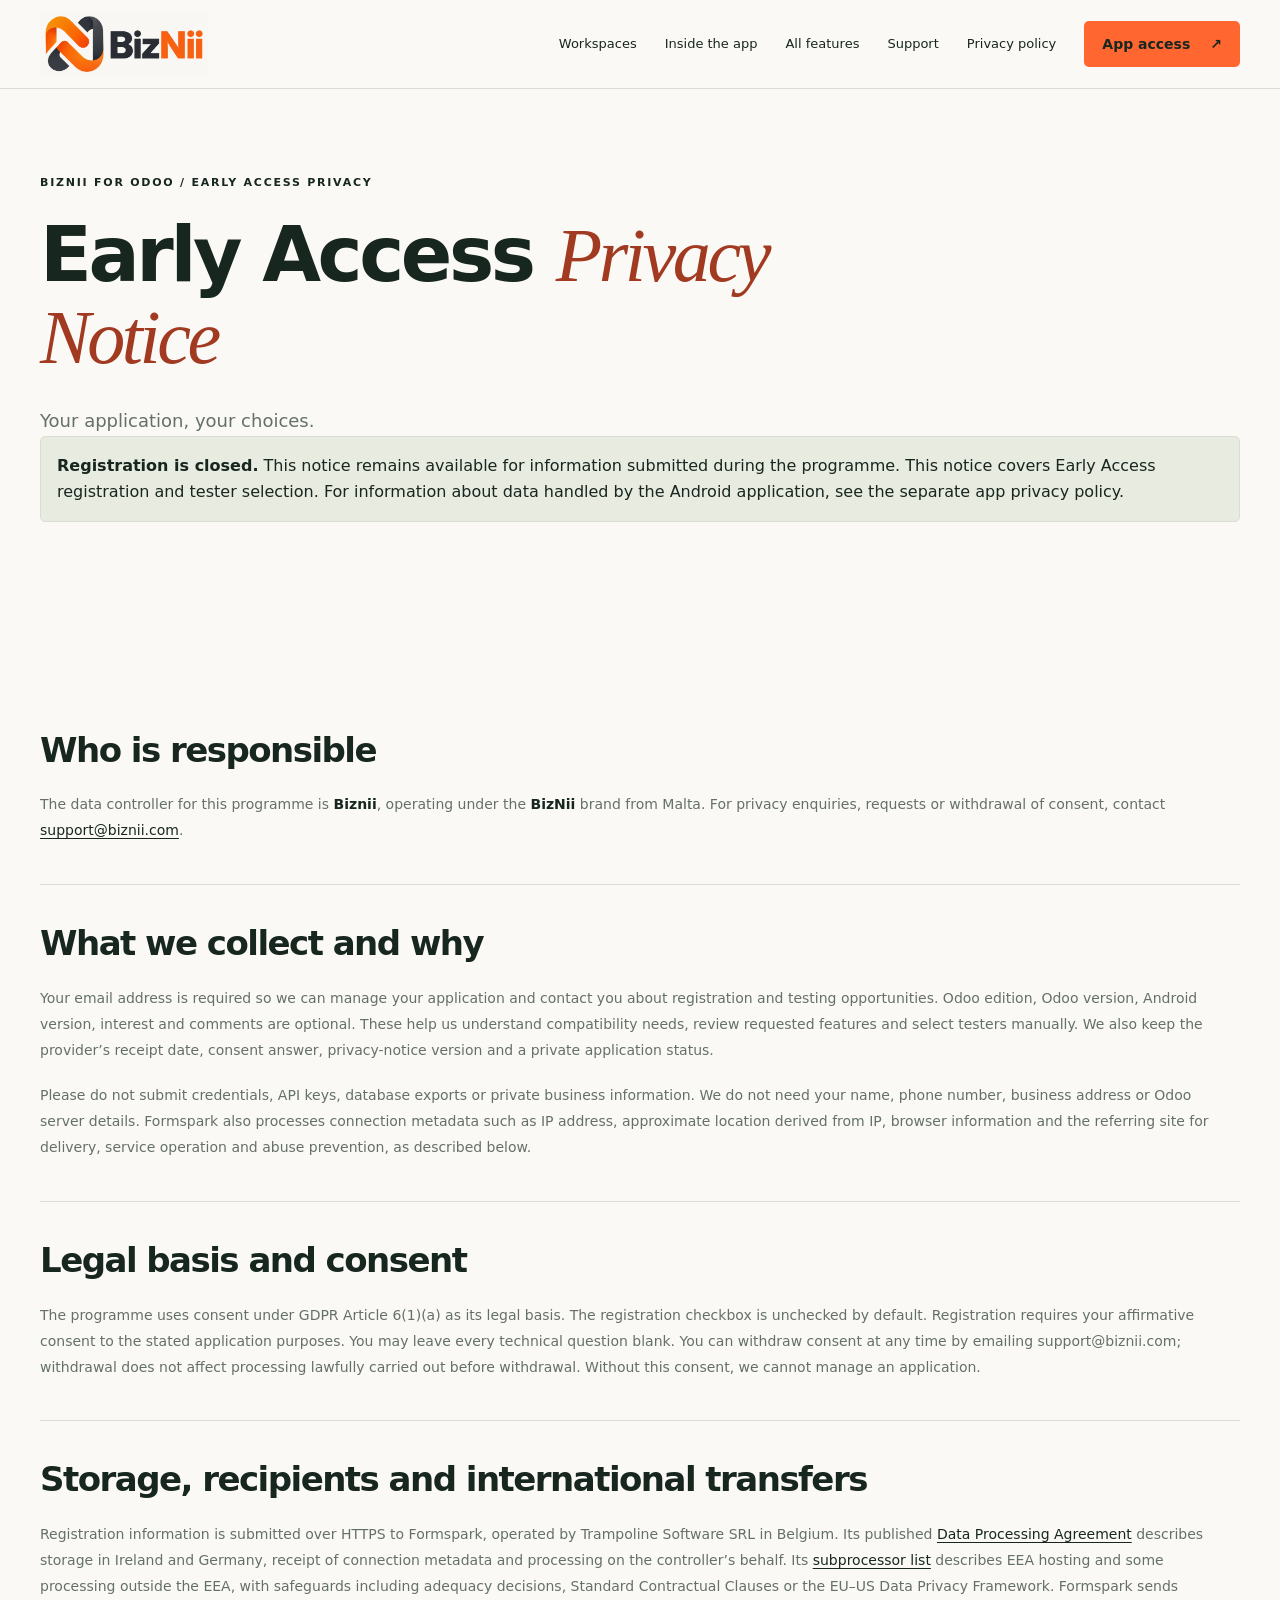
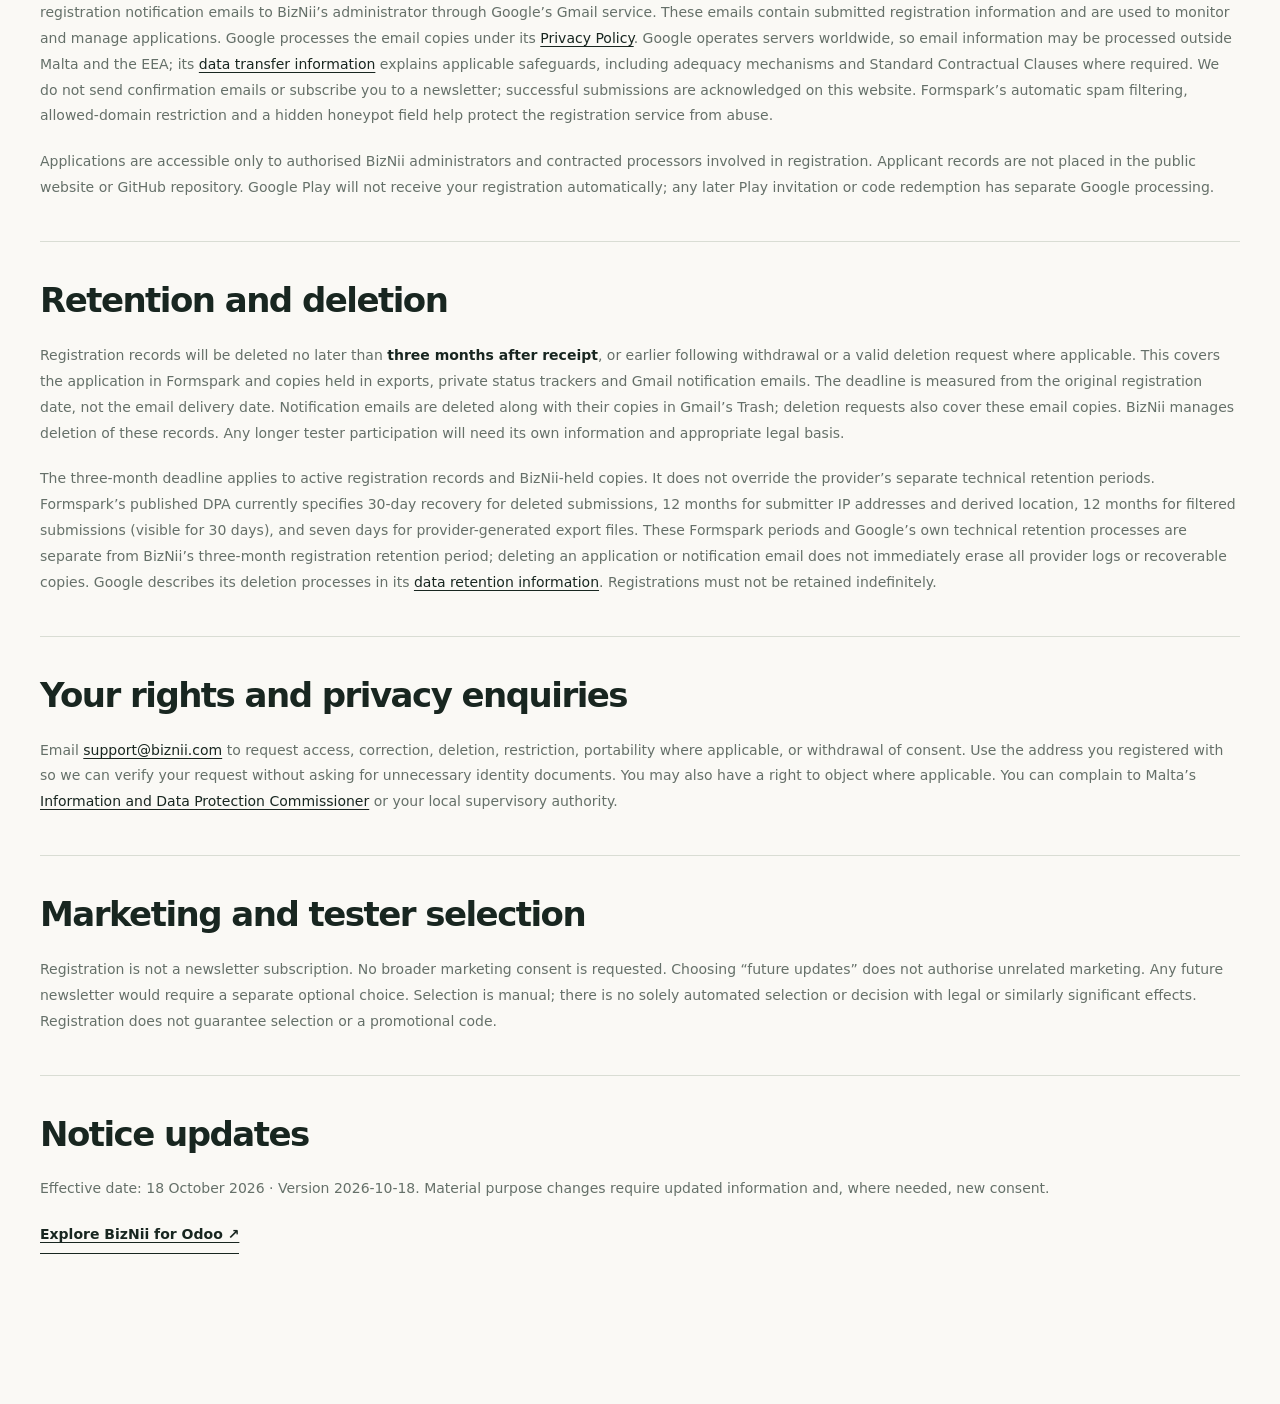
<file: odoo/early-access/privacy/index.html>
<!doctype html>
<html lang="en"><head>
<meta charset="utf-8"><meta name="robots" content="noindex,follow"><meta name="viewport" content="width=device-width, initial-scale=1">
<meta name="theme-color" content="#FF6630"><meta name="referrer" content="strict-origin-when-cross-origin">
<title>Early Access Privacy Notice — BizNii for Odoo</title><meta name="description" content="How the BizNii for Odoo Early Access programme handles registration information, consent and privacy requests.">
<link rel="canonical" href="https://biznii.com/odoo/early-access/privacy/">
<meta property="og:title" content="Early Access Privacy Notice — BizNii for Odoo"><meta property="og:description" content="How the BizNii for Odoo Early Access programme handles registration information, consent and privacy requests.">
<meta property="og:url" content="https://biznii.com/odoo/early-access/privacy/"><meta property="og:type" content="website">
<meta property="og:image" content="https://biznii.com/assets/odoo/odoo-mobile-logo.png">
<meta property="og:image:alt" content="BizNii for Odoo app logo"><meta property="og:image:width" content="1280"><meta property="og:image:height" content="1280">
<meta name="twitter:card" content="summary"><meta name="twitter:title" content="Early Access Privacy Notice — BizNii for Odoo"><meta name="twitter:description" content="How the BizNii for Odoo Early Access programme handles registration information, consent and privacy requests."><meta name="twitter:image" content="https://biznii.com/assets/odoo/odoo-mobile-logo.png">
<link rel="icon" href="/favicon.png?v=3" type="image/png">
<link rel="stylesheet" href="/odoo-mobile-showcase.css?v=legal-20261015">
<link rel="stylesheet" href="/odoo/early-access/registration.css?v=1">
<script defer src="/odoo-mobile-showcase.js?v=5e1cea947f"></script>
</head><body>  <a class="skip" href="#main">Skip to content</a>
  <header class="header">
    <div class="wrap nav">
      <a class="wordmark" href="/index.html" aria-label="BizNii home"><img class="site-logo" src="/biznii-logo.png?v=3" alt="BizNii" width="1169" height="466"></a>
      <button id="menu-toggle" class="menu-toggle" type="button" aria-controls="navigation" aria-expanded="false" aria-label="Open navigation">Menu <span>＋</span></button>
      <nav id="navigation" aria-label="Main navigation"><a href="/odoo-mobile.html#workspaces">Workspaces</a><a href="/odoo-mobile.html#explore">Inside the app</a><a href="/odoo-mobile.html#feature-directory">All features</a><a href="/odoo-mobile-support.html">Support</a><a href="/odoo-mobile-privacy.html">Privacy policy</a><a class="button small" href="/odoo-mobile.html#app-access">App access <span aria-hidden="true">↗</span></a></nav>
    </div>
  </header>
<main id="main"><section class="document-hero wrap early-access-intro"><p class="eyebrow">BIZNII FOR ODOO / EARLY ACCESS PRIVACY</p><h1>Early Access <em>Privacy Notice</em></h1><p class="lead">Your application, your choices.</p><p class="registration-message"><strong>Registration is closed.</strong> This notice remains available for information submitted during the programme. This notice covers Early Access registration and tester selection. For information about data handled by the Android application, see the separate <a href="/odoo-mobile-privacy.html">app privacy policy</a>.</p></section><div class="wrap policy-content section">
<section><h2>Who is responsible</h2><p>The data controller for this programme is <strong>Biznii</strong>, operating under the <strong>BizNii</strong> brand from Malta. For privacy enquiries, requests or withdrawal of consent, contact <a href="mailto:support@biznii.com">support@biznii.com</a>.</p></section>
<section><h2>What we collect and why</h2><p>Your email address is required so we can manage your application and contact you about registration and testing opportunities. Odoo edition, Odoo version, Android version, interest and comments are optional. These help us understand compatibility needs, review requested features and select testers manually. We also keep the provider’s receipt date, consent answer, privacy-notice version and a private application status.</p><p>Please do not submit credentials, API keys, database exports or private business information. We do not need your name, phone number, business address or Odoo server details. Formspark also processes connection metadata such as IP address, approximate location derived from IP, browser information and the referring site for delivery, service operation and abuse prevention, as described below.</p></section>
<section><h2>Legal basis and consent</h2><p>The programme uses consent under GDPR Article 6(1)(a) as its legal basis. The registration checkbox is unchecked by default. Registration requires your affirmative consent to the stated application purposes. You may leave every technical question blank. You can withdraw consent at any time by emailing support@biznii.com; withdrawal does not affect processing lawfully carried out before withdrawal. Without this consent, we cannot manage an application.</p></section>
<section><h2>Storage, recipients and international transfers</h2><p>Registration information is submitted over HTTPS to Formspark, operated by Trampoline Software SRL in Belgium. Its published <a href="https://formspark.io/legal/dpa/">Data Processing Agreement</a> describes storage in Ireland and Germany, receipt of connection metadata and processing on the controller’s behalf. Its <a href="https://formspark.io/legal/subprocessors/">subprocessor list</a> describes EEA hosting and some processing outside the EEA, with safeguards including adequacy decisions, Standard Contractual Clauses or the EU–US Data Privacy Framework. Formspark sends registration notification emails to BizNii’s administrator through Google’s Gmail service. These emails contain submitted registration information and are used to monitor and manage applications. Google processes the email copies under its <a href="https://policies.google.com/privacy">Privacy Policy</a>. Google operates servers worldwide, so email information may be processed outside Malta and the EEA; its <a href="https://policies.google.com/privacy/frameworks">data transfer information</a> explains applicable safeguards, including adequacy mechanisms and Standard Contractual Clauses where required. We do not send confirmation emails or subscribe you to a newsletter; successful submissions are acknowledged on this website. Formspark’s automatic spam filtering, allowed-domain restriction and a hidden honeypot field help protect the registration service from abuse.</p><p>Applications are accessible only to authorised BizNii administrators and contracted processors involved in registration. Applicant records are not placed in the public website or GitHub repository. Google Play will not receive your registration automatically; any later Play invitation or code redemption has separate Google processing.</p></section>
<section><h2>Retention and deletion</h2><p>Registration records will be deleted no later than <strong>three months after receipt</strong>, or earlier following withdrawal or a valid deletion request where applicable. This covers the application in Formspark and copies held in exports, private status trackers and Gmail notification emails. The deadline is measured from the original registration date, not the email delivery date. Notification emails are deleted along with their copies in Gmail’s Trash; deletion requests also cover these email copies. BizNii manages deletion of these records. Any longer tester participation will need its own information and appropriate legal basis.</p><p>The three-month deadline applies to active registration records and BizNii-held copies. It does not override the provider’s separate technical retention periods. Formspark’s published DPA currently specifies 30-day recovery for deleted submissions, 12 months for submitter IP addresses and derived location, 12 months for filtered submissions (visible for 30 days), and seven days for provider-generated export files. These Formspark periods and Google’s own technical retention processes are separate from BizNii’s three-month registration retention period; deleting an application or notification email does not immediately erase all provider logs or recoverable copies. Google describes its deletion processes in its <a href="https://policies.google.com/technologies/retention">data retention information</a>. Registrations must not be retained indefinitely.</p></section>
<section><h2>Your rights and privacy enquiries</h2><p>Email <a href="mailto:support@biznii.com">support@biznii.com</a> to request access, correction, deletion, restriction, portability where applicable, or withdrawal of consent. Use the address you registered with so we can verify your request without asking for unnecessary identity documents. You may also have a right to object where applicable. You can complain to Malta’s <a href="https://idpc.org.mt/">Information and Data Protection Commissioner</a> or your local supervisory authority.</p></section>
<section><h2>Marketing and tester selection</h2><p>Registration is not a newsletter subscription. No broader marketing consent is requested. Choosing “future updates” does not authorise unrelated marketing. Any future newsletter would require a separate optional choice. Selection is manual; there is no solely automated selection or decision with legal or similarly significant effects. Registration does not guarantee selection or a promotional code.</p></section>
<section><h2>Notice updates</h2><p>Effective date: 18 October 2026 · Version 2026-10-18. Material purpose changes require updated information and, where needed, new consent.</p><p><a class="text-link" href="/odoo-mobile.html#trial">Explore BizNii for Odoo ↗</a></p></section></div></main><!-- Cloudflare Web Analytics -->
<script type="module" src="https://static.cloudflareinsights.com/beacon.min.js" data-cf-beacon='{"token": "ae1a427bfd8e427790dfe7327095af80"}'></script>
<!-- End Cloudflare Web Analytics -->
</body></html>
</file>
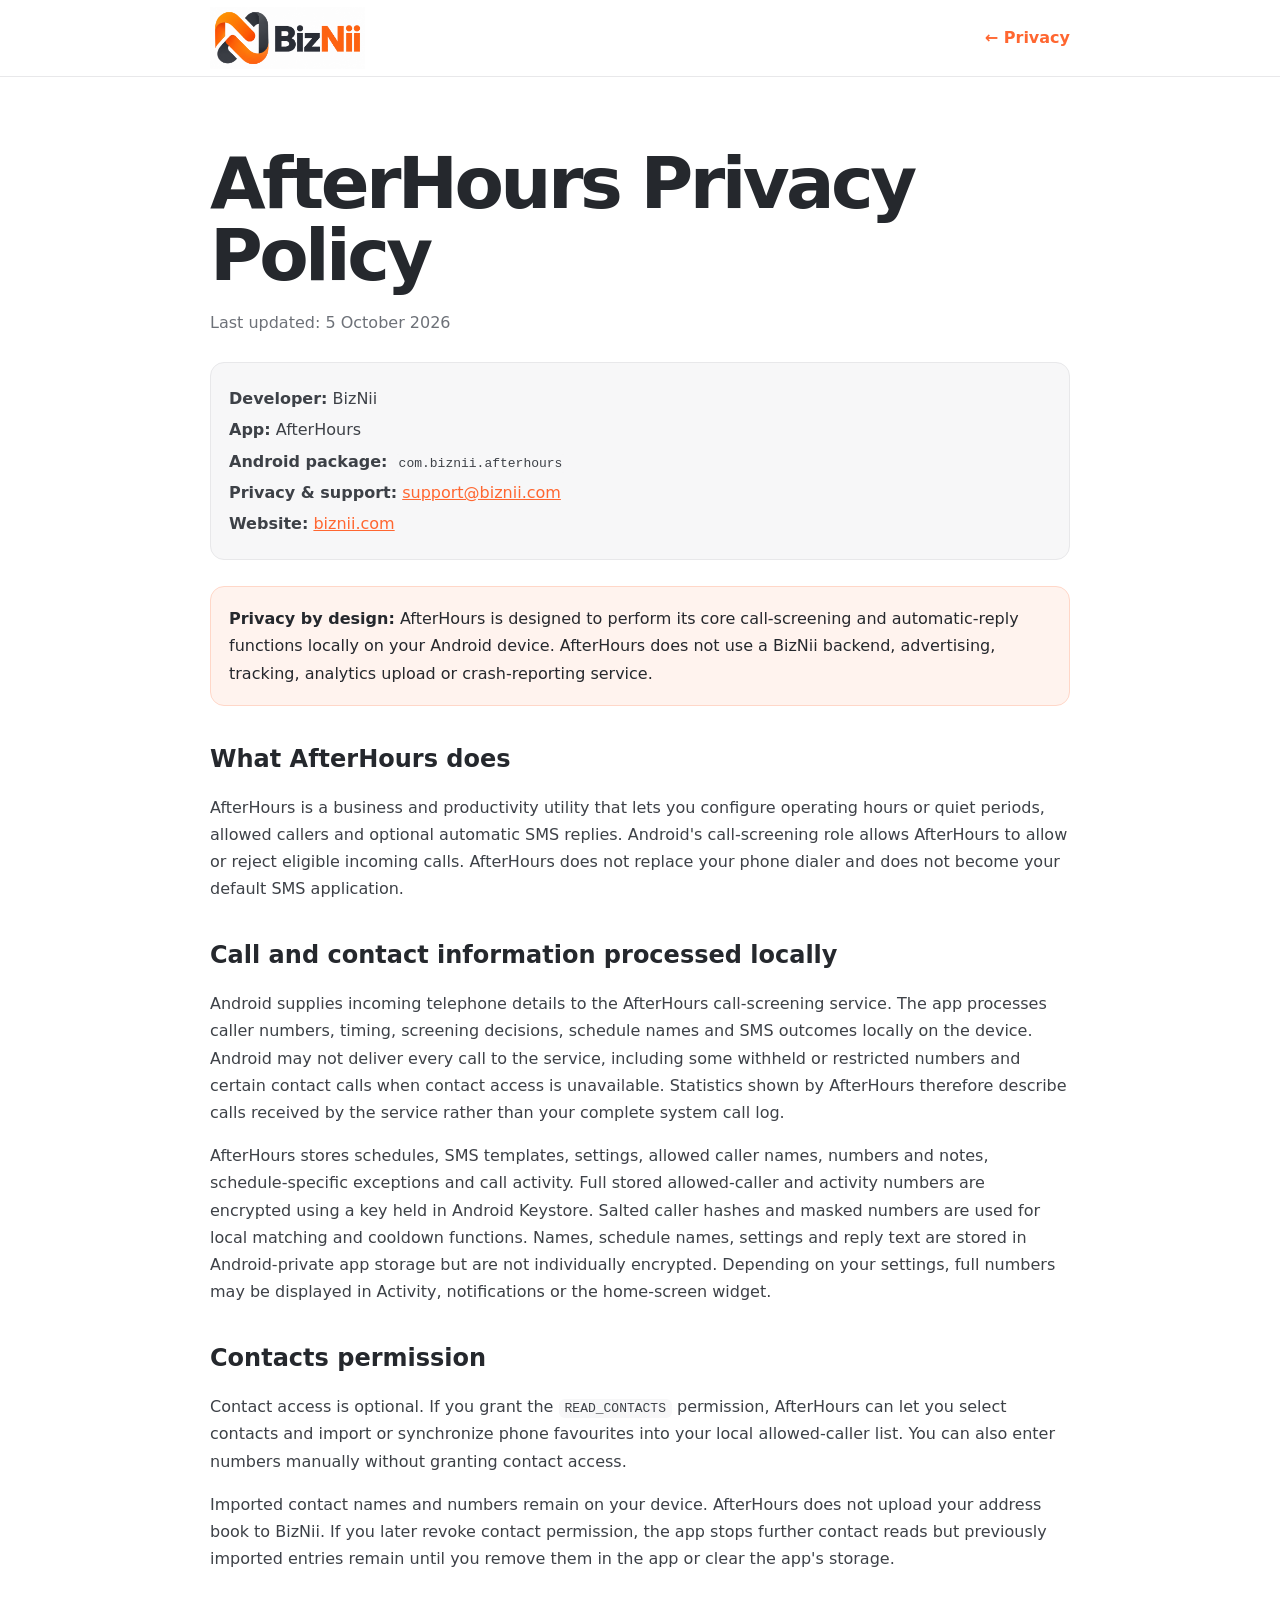
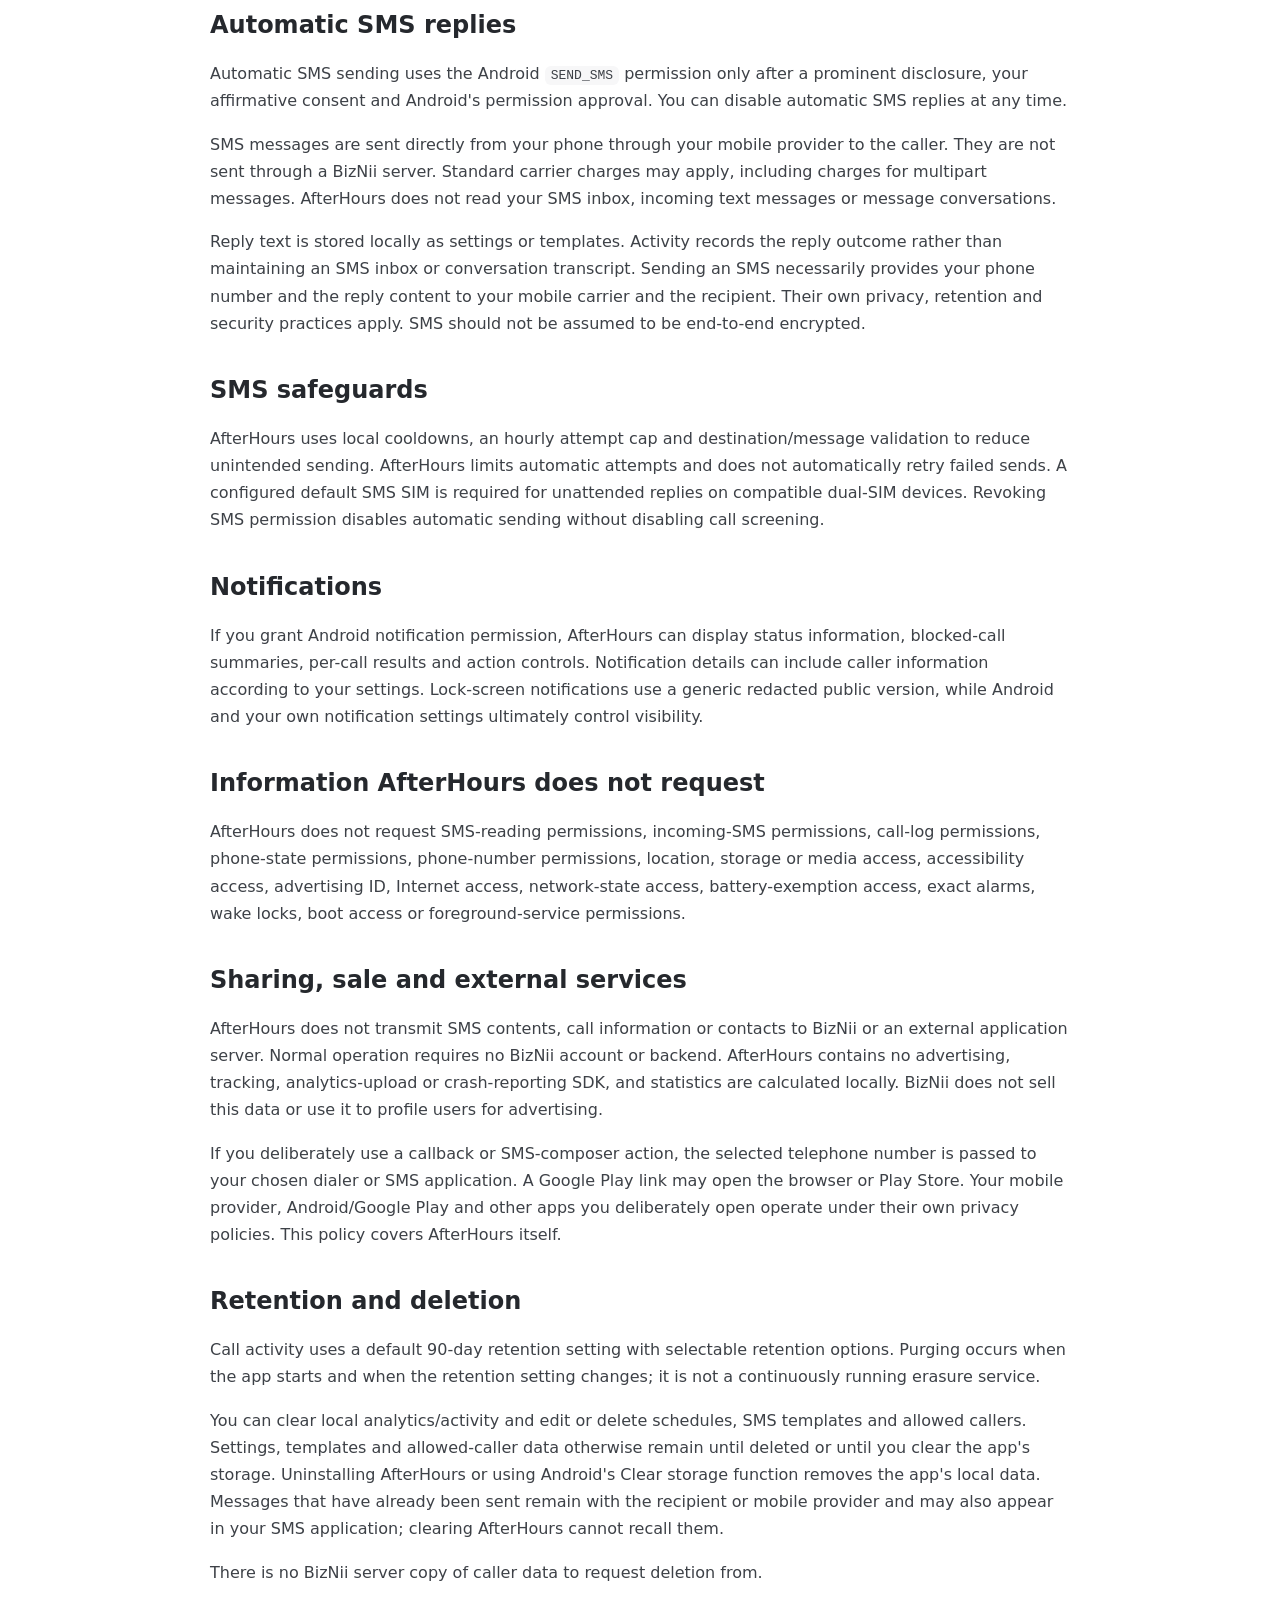
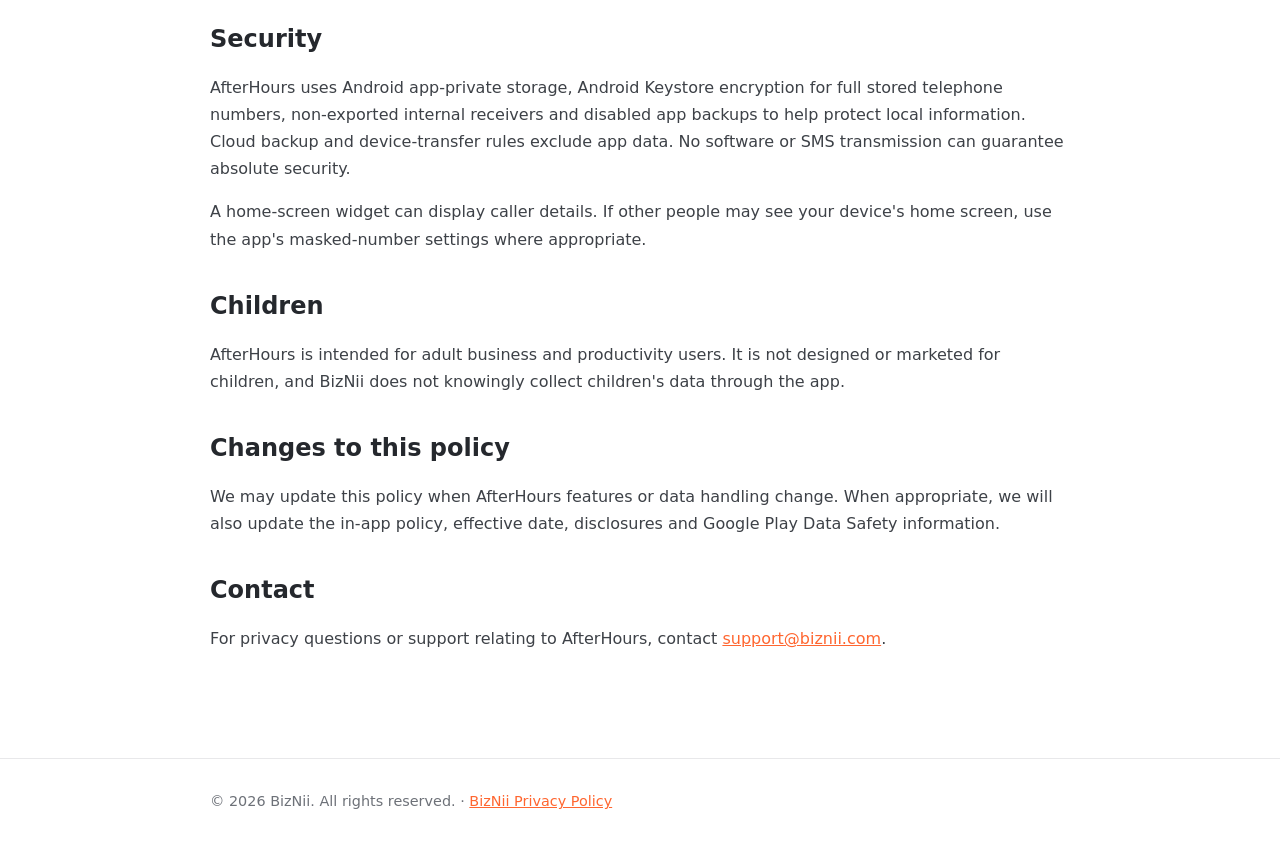
<file: afterhours-privacy.html>
<!doctype html>
<html lang="en">
<head>
  <meta charset="utf-8">
  <meta name="viewport" content="width=device-width, initial-scale=1">
  <title>AfterHours Privacy Policy — BizNii</title>
  <meta name="description" content="Privacy policy for AfterHours by BizNii, package com.biznii.afterhours.">
  <meta name="theme-color" content="#FF6630">
  <link rel="icon" type="image/png" href="favicon.png?v=3">
  <link rel="shortcut icon" type="image/png" href="favicon.png?v=3">
  <link rel="apple-touch-icon" href="apple-touch-icon.png?v=3">
  <style>
    :root{--orange:#FF6630;--ink:#25282D;--muted:#6D7178;--line:#E8E8EA;--soft:#F7F7F8;--note:#FFF3EE}
    *{box-sizing:border-box}
    body{margin:0;font-family:Inter,ui-sans-serif,system-ui,-apple-system,BlinkMacSystemFont,"Segoe UI",sans-serif;color:var(--ink);line-height:1.7;background:#fff}
    .wrap{width:min(860px,calc(100% - 40px));margin:auto}
    header{border-bottom:1px solid var(--line);background:#fff;position:sticky;top:0;z-index:10}
    .nav{height:76px;display:flex;align-items:center;justify-content:space-between;gap:20px}
    .brand img{width:155px;height:auto;display:block}
    .back{color:var(--orange);text-decoration:none;font-weight:700}
    main{padding:70px 0 90px}
    h1{font-size:clamp(2.5rem,6vw,4.5rem);line-height:1;letter-spacing:-.05em;margin:0 0 18px}
    h2{margin-top:38px;line-height:1.25}
    p,li{color:#3d4147}
    .muted{color:var(--muted)}
    a{color:var(--orange)}
    .note{background:var(--note);border:1px solid #FFD7C8;border-radius:14px;padding:18px;margin:26px 0}
    .meta{background:var(--soft);border:1px solid var(--line);border-radius:14px;padding:18px;margin:26px 0}
    .meta p{margin:4px 0}
    footer{border-top:1px solid var(--line);padding:30px 0;color:var(--muted);font-size:.9rem}
    code{background:var(--soft);padding:2px 6px;border-radius:6px}
  </style>
</head>
<body>
<header>
  <div class="wrap nav">
    <a class="brand" href="index.html" aria-label="BizNii home"><img src="biznii-logo.png?v=3" alt="BizNii"></a>
    <a class="back" href="privacy.html">← Privacy</a>
  </div>
</header>

<main>
  <div class="wrap">
    <h1>AfterHours Privacy Policy</h1>
    <p class="muted">Last updated: 5 October 2026</p>

    <div class="meta">
      <p><strong>Developer:</strong> BizNii</p>
      <p><strong>App:</strong> AfterHours</p>
      <p><strong>Android package:</strong> <code>com.biznii.afterhours</code></p>
      <p><strong>Privacy &amp; support:</strong> <a href="mailto:support@biznii.com">support@biznii.com</a></p>
      <p><strong>Website:</strong> <a href="https://biznii.com">biznii.com</a></p>
    </div>

    <div class="note"><strong>Privacy by design:</strong> AfterHours is designed to perform its core call-screening and automatic-reply functions locally on your Android device. AfterHours does not use a BizNii backend, advertising, tracking, analytics upload or crash-reporting service.</div>

    <h2>What AfterHours does</h2>
    <p>AfterHours is a business and productivity utility that lets you configure operating hours or quiet periods, allowed callers and optional automatic SMS replies. Android's call-screening role allows AfterHours to allow or reject eligible incoming calls. AfterHours does not replace your phone dialer and does not become your default SMS application.</p>

    <h2>Call and contact information processed locally</h2>
    <p>Android supplies incoming telephone details to the AfterHours call-screening service. The app processes caller numbers, timing, screening decisions, schedule names and SMS outcomes locally on the device. Android may not deliver every call to the service, including some withheld or restricted numbers and certain contact calls when contact access is unavailable. Statistics shown by AfterHours therefore describe calls received by the service rather than your complete system call log.</p>

    <p>AfterHours stores schedules, SMS templates, settings, allowed caller names, numbers and notes, schedule-specific exceptions and call activity. Full stored allowed-caller and activity numbers are encrypted using a key held in Android Keystore. Salted caller hashes and masked numbers are used for local matching and cooldown functions. Names, schedule names, settings and reply text are stored in Android-private app storage but are not individually encrypted. Depending on your settings, full numbers may be displayed in Activity, notifications or the home-screen widget.</p>

    <h2>Contacts permission</h2>
    <p>Contact access is optional. If you grant the <code>READ_CONTACTS</code> permission, AfterHours can let you select contacts and import or synchronize phone favourites into your local allowed-caller list. You can also enter numbers manually without granting contact access.</p>
    <p>Imported contact names and numbers remain on your device. AfterHours does not upload your address book to BizNii. If you later revoke contact permission, the app stops further contact reads but previously imported entries remain until you remove them in the app or clear the app's storage.</p>

    <h2>Automatic SMS replies</h2>
    <p>Automatic SMS sending uses the Android <code>SEND_SMS</code> permission only after a prominent disclosure, your affirmative consent and Android's permission approval. You can disable automatic SMS replies at any time.</p>
    <p>SMS messages are sent directly from your phone through your mobile provider to the caller. They are not sent through a BizNii server. Standard carrier charges may apply, including charges for multipart messages. AfterHours does not read your SMS inbox, incoming text messages or message conversations.</p>
    <p>Reply text is stored locally as settings or templates. Activity records the reply outcome rather than maintaining an SMS inbox or conversation transcript. Sending an SMS necessarily provides your phone number and the reply content to your mobile carrier and the recipient. Their own privacy, retention and security practices apply. SMS should not be assumed to be end-to-end encrypted.</p>

    <h2>SMS safeguards</h2>
    <p>AfterHours uses local cooldowns, an hourly attempt cap and destination/message validation to reduce unintended sending. AfterHours limits automatic attempts and does not automatically retry failed sends. A configured default SMS SIM is required for unattended replies on compatible dual-SIM devices. Revoking SMS permission disables automatic sending without disabling call screening.</p>

    <h2>Notifications</h2>
    <p>If you grant Android notification permission, AfterHours can display status information, blocked-call summaries, per-call results and action controls. Notification details can include caller information according to your settings. Lock-screen notifications use a generic redacted public version, while Android and your own notification settings ultimately control visibility.</p>

    <h2>Information AfterHours does not request</h2>
    <p>AfterHours does not request SMS-reading permissions, incoming-SMS permissions, call-log permissions, phone-state permissions, phone-number permissions, location, storage or media access, accessibility access, advertising ID, Internet access, network-state access, battery-exemption access, exact alarms, wake locks, boot access or foreground-service permissions.</p>

    <h2>Sharing, sale and external services</h2>
    <p>AfterHours does not transmit SMS contents, call information or contacts to BizNii or an external application server. Normal operation requires no BizNii account or backend. AfterHours contains no advertising, tracking, analytics-upload or crash-reporting SDK, and statistics are calculated locally. BizNii does not sell this data or use it to profile users for advertising.</p>
    <p>If you deliberately use a callback or SMS-composer action, the selected telephone number is passed to your chosen dialer or SMS application. A Google Play link may open the browser or Play Store. Your mobile provider, Android/Google Play and other apps you deliberately open operate under their own privacy policies. This policy covers AfterHours itself.</p>

    <h2>Retention and deletion</h2>
    <p>Call activity uses a default 90-day retention setting with selectable retention options. Purging occurs when the app starts and when the retention setting changes; it is not a continuously running erasure service.</p>
    <p>You can clear local analytics/activity and edit or delete schedules, SMS templates and allowed callers. Settings, templates and allowed-caller data otherwise remain until deleted or until you clear the app's storage. Uninstalling AfterHours or using Android's Clear storage function removes the app's local data. Messages that have already been sent remain with the recipient or mobile provider and may also appear in your SMS application; clearing AfterHours cannot recall them.</p>
    <p>There is no BizNii server copy of caller data to request deletion from.</p>

    <h2>Security</h2>
    <p>AfterHours uses Android app-private storage, Android Keystore encryption for full stored telephone numbers, non-exported internal receivers and disabled app backups to help protect local information. Cloud backup and device-transfer rules exclude app data. No software or SMS transmission can guarantee absolute security.</p>
    <p>A home-screen widget can display caller details. If other people may see your device's home screen, use the app's masked-number settings where appropriate.</p>

    <h2>Children</h2>
    <p>AfterHours is intended for adult business and productivity users. It is not designed or marketed for children, and BizNii does not knowingly collect children's data through the app.</p>

    <h2>Changes to this policy</h2>
    <p>We may update this policy when AfterHours features or data handling change. When appropriate, we will also update the in-app policy, effective date, disclosures and Google Play Data Safety information.</p>

    <h2>Contact</h2>
    <p>For privacy questions or support relating to AfterHours, contact <a href="mailto:support@biznii.com">support@biznii.com</a>.</p>
  </div>
</main>

<footer><div class="wrap">© 2026 BizNii. All rights reserved. · <a href="privacy.html">BizNii Privacy Policy</a></div></footer>
<!-- Cloudflare Web Analytics -->
<script type="module" src="https://static.cloudflareinsights.com/beacon.min.js" data-cf-beacon='{"token": "ae1a427bfd8e427790dfe7327095af80"}'></script>
<!-- End Cloudflare Web Analytics -->
</body>
</html>
</file>
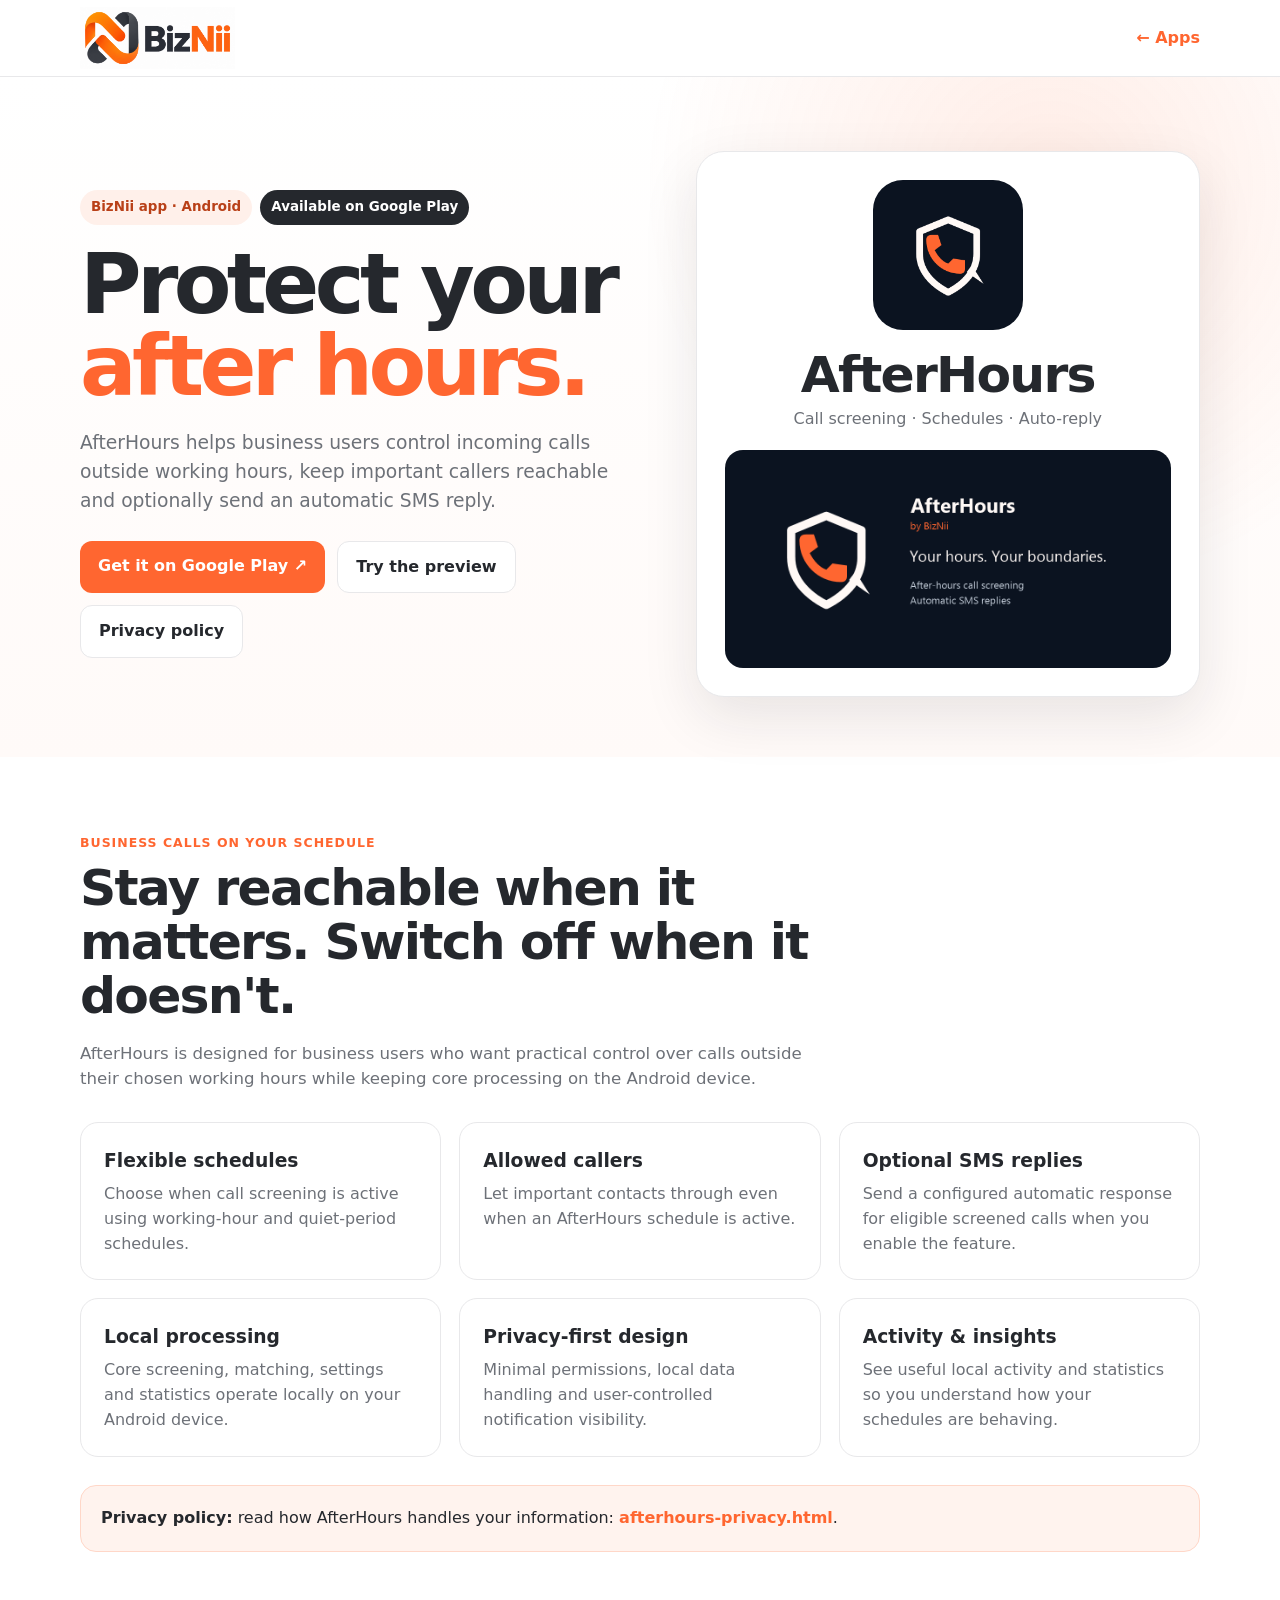
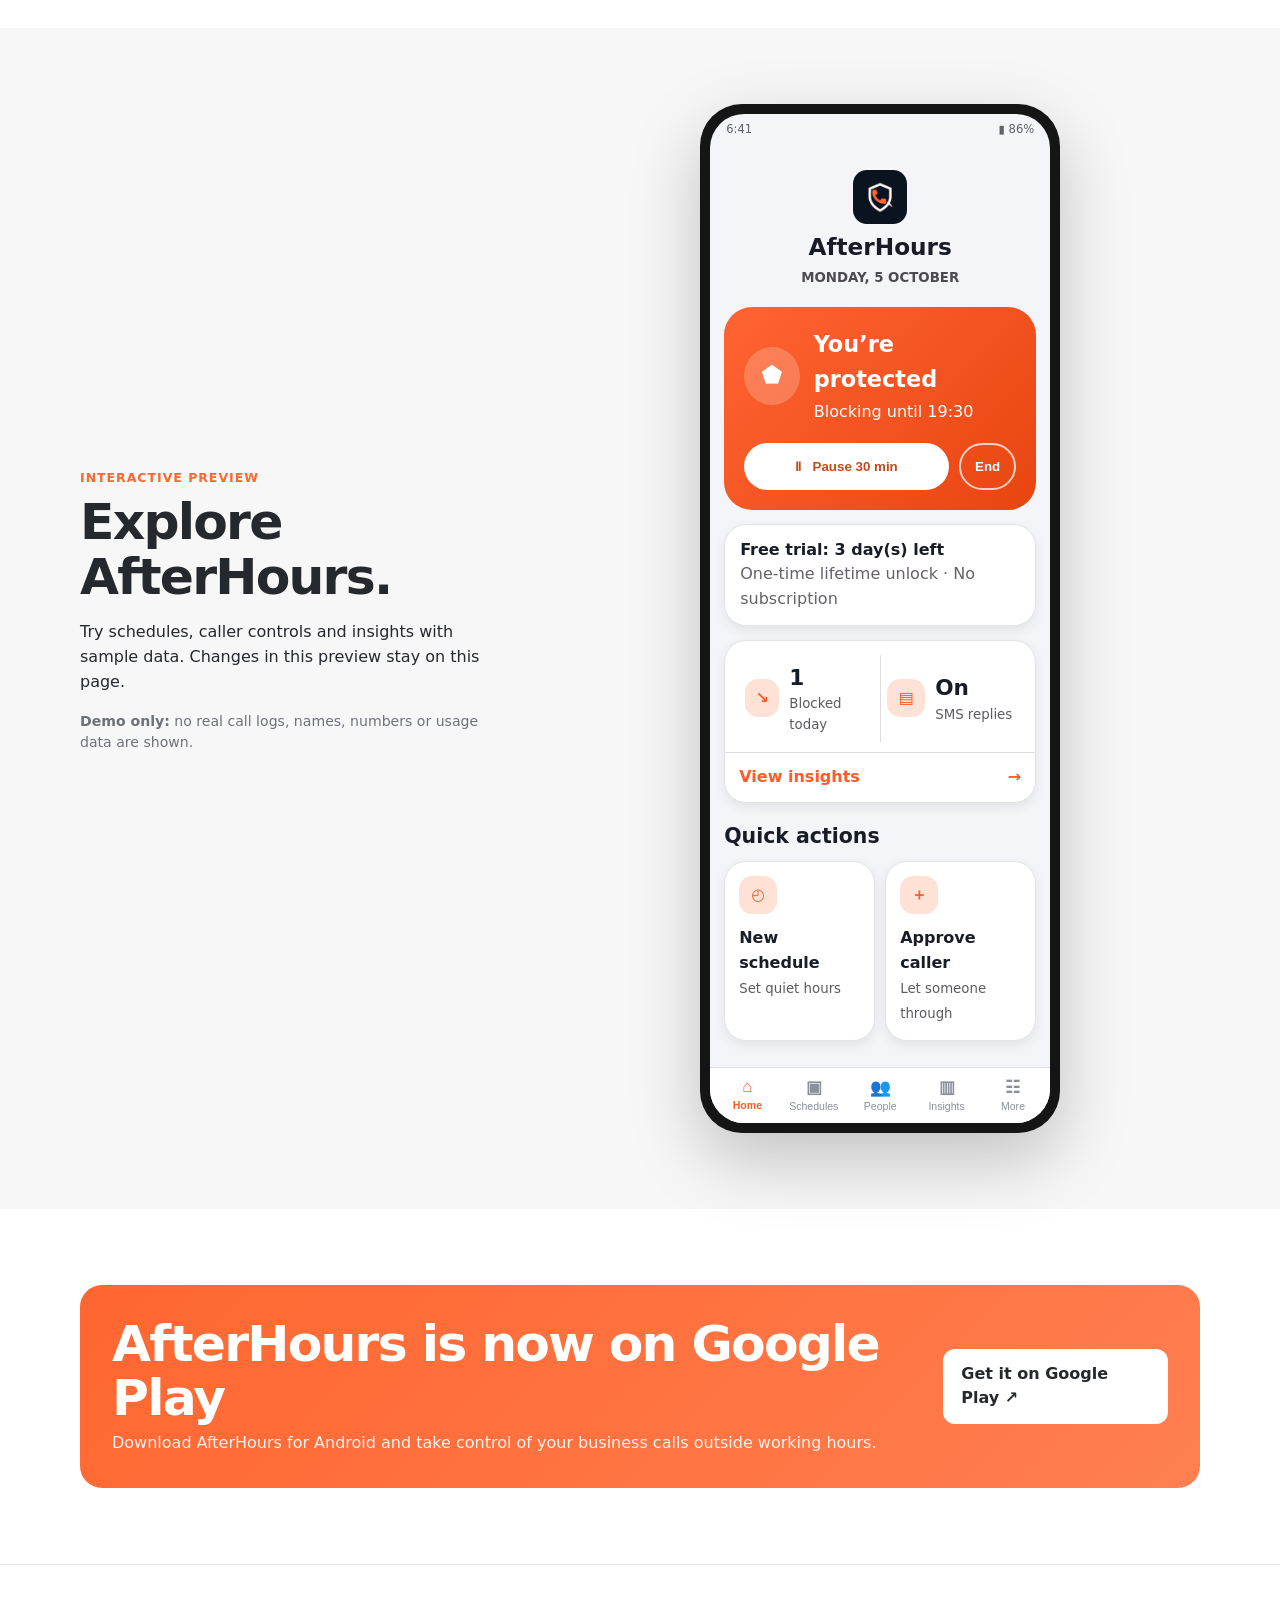
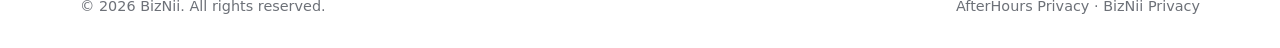
<file: afterhours.html>
<!doctype html>
<html lang="en">
<head>
<meta charset="utf-8"><meta name="viewport" content="width=device-width,initial-scale=1">
<title>AfterHours — BizNii</title>
<meta name="description" content="AfterHours by BizNii — business call screening, schedules and optional automatic SMS replies on Android.">
<meta name="theme-color" content="#FF6630"><link rel="icon" href="favicon.png?v=3"><link rel="apple-touch-icon" href="apple-touch-icon.png?v=3">
<style>
:root{--o:#FF6630;--od:#E95624;--ink:#25282D;--m:#6D7178;--l:#E8E8EA;--soft:#F7F7F8;--max:1120px;--shadow:0 20px 55px rgba(30,33,37,.10)}*{box-sizing:border-box}
html{scroll-behavior:smooth}body{margin:0;font-family:Inter,ui-sans-serif,system-ui,-apple-system,BlinkMacSystemFont,"Segoe UI",sans-serif;color:var(--ink);line-height:1.55;background:#fff}a{text-decoration:none;color:inherit}img{max-width:100%;display:block}.wrap{width:min(var(--max),calc(100% - 40px));margin:auto}
header{position:sticky;top:0;z-index:20;background:rgba(255,255,255,.95);backdrop-filter:blur(14px);border-bottom:1px solid var(--l)}.nav{height:76px;display:flex;align-items:center;justify-content:space-between}.brand img{width:155px}.back{font-weight:800;color:var(--o)}
.hero{padding:74px 0 60px;background:radial-gradient(circle at 82% 16%,rgba(255,102,48,.12),transparent 34%),linear-gradient(180deg,#fff,#fffaf8)}.hero-grid{display:grid;grid-template-columns:1.05fr .95fr;gap:58px;align-items:center}.badge{display:inline-flex;background:#FFF0EA;color:#B94018;border-radius:999px;padding:7px 11px;font-size:.84rem;font-weight:800;margin:0 8px 18px 0}.store{background:#25282D;color:#fff}
h1{font-size:clamp(3rem,7vw,5.25rem);line-height:.98;letter-spacing:-.055em;margin:0 0 20px}h1 span{color:var(--o)}.lead{font-size:1.17rem;color:var(--m);max-width:650px;margin:0 0 26px}.actions{display:flex;gap:12px;flex-wrap:wrap}.btn{display:inline-flex;padding:13px 18px;border-radius:12px;background:var(--o);color:#fff;font-weight:800}.btn.alt{background:#fff;color:var(--ink);border:1px solid var(--l)}
.app-card{border:1px solid var(--l);border-radius:28px;padding:28px;background:#fff;box-shadow:var(--shadow);text-align:center}.app-icon{width:150px;margin:0 auto 18px;border-radius:30px}.feature-graphic{width:100%;border-radius:18px;margin-top:18px}
section{padding:76px 0}.head{max-width:760px;margin-bottom:30px}.k{font-size:.78rem;letter-spacing:.08em;text-transform:uppercase;color:var(--o);font-weight:900}h2{font-size:clamp(2rem,4vw,3.15rem);line-height:1.08;letter-spacing:-.035em;margin:8px 0 10px}.head p{color:var(--m);font-size:1.04rem}
.features{display:grid;grid-template-columns:repeat(3,1fr);gap:18px}.feature{border:1px solid var(--l);border-radius:18px;padding:23px;background:#fff}.feature h3{margin:0 0 7px}.feature p{margin:0;color:var(--m)}
.demo{background:var(--soft)}.demo-grid{display:grid;grid-template-columns:.8fr 1.2fr;gap:54px;align-items:center}.tabs{display:flex;flex-wrap:wrap;gap:9px;margin:18px 0 22px}.tab{border:1px solid var(--l);background:#fff;border-radius:999px;padding:9px 13px;font-weight:800;cursor:pointer;color:#555}.tab.active{background:var(--ink);color:#fff;border-color:var(--ink)}.fake-note{font-size:.88rem;color:var(--m)}
.phone-wrap{display:flex;justify-content:center}.phone{width:min(350px,100%);background:#111;border-radius:42px;padding:11px;box-shadow:0 26px 70px rgba(0,0,0,.22)}.phone-inner{background:#F8F8FA;border-radius:34px;overflow:hidden;min-height:650px;position:relative}.status{height:34px;padding:9px 18px 0;font-size:.72rem;font-weight:800;display:flex;justify-content:space-between}.appbar{background:#fff;padding:14px 18px;border-bottom:1px solid #ececef;display:flex;justify-content:space-between;align-items:center}.appbar b{font-size:1rem}.shield{font-size:.72rem;color:#279067;font-weight:900}.screen{display:none;padding:16px}.screen.active{display:block;animation:fade .2s ease}@keyframes fade{from{opacity:.35;transform:translateY(4px)}to{opacity:1;transform:none}}
.hero-status{background:linear-gradient(135deg,#25282D,#343940);color:#fff;border-radius:20px;padding:20px;margin-bottom:14px}.hero-status small{opacity:.75}.hero-status strong{font-size:1.65rem;display:block;margin:6px 0}.toggle{display:inline-flex;background:#2f9f6d;color:#fff;border-radius:999px;padding:5px 9px;font-size:.72rem;font-weight:900}
.card,.list-card{background:#fff;border:1px solid #e7e7ea;border-radius:15px;padding:13px}.section-title{font-weight:900;margin:17px 0 8px}.row{display:flex;justify-content:space-between;gap:12px;padding:11px 0;border-bottom:1px solid #eee}.row:last-child{border:0}.muted{color:#787c83}.pill{font-size:.7rem;border-radius:999px;background:#FFF0EA;color:#A84725;padding:4px 8px;font-weight:800}.person{display:flex;gap:10px;align-items:center}.avatar{width:34px;height:34px;border-radius:50%;background:#FFF0EA;color:var(--o);display:grid;place-items:center;font-weight:900;flex:0 0 34px}.sms{background:#EAF6EE;border-radius:16px 16px 4px 16px;padding:14px;margin-top:12px}.big{font-size:1.4rem;font-weight:900}.stats{display:grid;grid-template-columns:1fr 1fr;gap:10px}.stat{background:#fff;border:1px solid #e7e7ea;border-radius:15px;padding:14px}.stat small{color:#777}.stat strong{display:block;font-size:1.35rem;margin-top:5px}.bottomnav{position:absolute;left:0;right:0;bottom:0;background:#fff;border-top:1px solid #e5e5e7;display:grid;grid-template-columns:repeat(4,1fr);padding:8px 4px 10px;text-align:center;font-size:.68rem;color:#70747a}.bottomnav b{color:var(--o)}
.privacy-note{margin-top:28px;padding:20px;border:1px solid #FFD7C8;background:#FFF3EE;border-radius:16px}.privacy-note a{color:var(--o);font-weight:800}
.cta{padding:32px;border-radius:22px;background:linear-gradient(135deg,#FF6630,#FF7F50);color:#fff;display:flex;justify-content:space-between;gap:24px;align-items:center}.cta h2{margin:0}.cta p{margin:6px 0 0;color:rgba(255,255,255,.9)}.cta .btn{background:#fff;color:var(--ink)}
footer{border-top:1px solid var(--l);padding:30px 0;color:var(--m);font-size:.9rem}.foot{display:flex;justify-content:space-between;gap:20px;flex-wrap:wrap}
@media(max-width:900px){.hero-grid,.demo-grid{grid-template-columns:1fr}.features{grid-template-columns:1fr}.cta{align-items:flex-start;flex-direction:column}.demo-copy{text-align:center}.tabs{justify-content:center}}@media(max-width:520px){.nav{height:70px}.brand img{width:140px}.phone{width:100%}.phone-inner{min-height:620px}}

.ah-phone{width:min(360px,100%);background:#151515;border-radius:42px;padding:10px;box-shadow:0 26px 70px rgba(0,0,0,.22)}
.ah-screen{background:#f4f5f8;border-radius:34px;overflow:hidden;min-height:670px;position:relative;color:#171c27}.ah-status{height:32px;padding:7px 16px 0;display:flex;justify-content:space-between;font-size:.72rem;color:#5e6269}.ah-view{display:none;padding:18px 14px 82px}.ah-view.active{display:block;animation:fade .2s ease}
.ah-logo{width:54px;height:54px;margin:6px auto 5px;border-radius:14px}.ah-brand{text-align:center}.ah-brand h3{margin:4px 0 0;font-size:1.45rem}.ah-brand small{font-weight:800;color:#4e4a51}
.protect{margin-top:18px;border-radius:28px;padding:20px;background:linear-gradient(135deg,#ff6433,#e84510);color:#fff}.protect-row{display:flex;gap:14px;align-items:center}.shieldbubble{width:58px;height:58px;border-radius:50%;background:rgba(255,255,255,.2);display:grid;place-items:center;font-size:1.5rem}.protect h4{font-size:1.4rem;margin:0}.protect p{margin:3px 0 0}.protect-actions{display:grid;grid-template-columns:1fr auto;gap:10px;margin-top:18px}.pause,.endbtn{border:0;border-radius:999px;padding:14px;font-weight:900;cursor:pointer}.pause{background:#fff;color:#c94719}.endbtn{background:transparent;color:#fff;border:2px solid rgba(255,255,255,.75)}
.trial,.metric-card,.action-card,.sched-card,.ins-card{background:#fff;border:1px solid #e3e4e8;border-radius:22px;box-shadow:0 4px 12px rgba(0,0,0,.08)}.trial{padding:13px 15px;margin-top:14px}.metrics{margin-top:14px;padding:14px}.metricline{display:grid;grid-template-columns:1fr 1fr}.metric{display:flex;gap:10px;align-items:center;padding:6px}.metric+.metric{border-left:1px solid #ddd}.metric-icon{width:38px;height:38px;border-radius:13px;background:#ffe1d6;color:#ff5a2a;display:grid;place-items:center;font-weight:900}.metric b{font-size:1.35rem}.metric small{display:block;color:#5d5a62}.ins-link{border-top:1px solid #ddd;margin:10px -14px -14px;padding:12px 14px;color:#ff5a2a;font-weight:900;display:flex;justify-content:space-between;cursor:pointer}
.qa-title{font-size:1.28rem;font-weight:900;margin:18px 0 9px}.quick-actions{display:grid;grid-template-columns:1fr 1fr;gap:10px}.action-card{padding:14px;cursor:pointer}.action-card .metric-icon{margin-bottom:12px}.action-card b{display:block}.action-card small{color:#5d5a62}
.ah-head{display:flex;justify-content:space-between;align-items:center;margin:14px 0 8px}.ah-head h3{font-size:1.65rem;margin:0}.head-actions{display:flex;gap:8px}.sqbtn{width:48px;height:48px;border:0;border-radius:16px;background:#ffe3d9;color:#ff5a2a;font-size:1.45rem;font-weight:900;cursor:pointer}.sqbtn.primary{background:#ff5a2a;color:#111}
.help{color:#56535b;margin-bottom:14px}.preset{background:#eee6f4;border:0;border-radius:18px;padding:11px;width:100%;font-weight:900;cursor:pointer;margin-bottom:14px}
.sched-card{padding:17px;position:relative}.sched-line{position:absolute;left:16px;top:16px;bottom:16px;width:4px;border-radius:99px;background:#ff5a2a}.sched-main{padding-left:22px}.sched-title{display:flex;justify-content:space-between;align-items:center}.sched-title b{font-size:1.15rem}.switch{width:54px;height:30px;border-radius:999px;background:#ff6333;padding:4px;cursor:pointer}.switch i{display:block;width:22px;height:22px;border-radius:50%;background:#54200d;margin-left:auto}.switch.off{background:#bbb}.switch.off i{margin-left:0;background:#fff}.sched-main p{margin:13px 0 0}.orange{color:#e6491a}.muted{color:#66616a}
.segmented{display:grid;grid-template-columns:repeat(3,1fr);border:2px solid #9298a3;border-radius:18px;overflow:hidden;margin:18px 0}.seg{border:0;background:transparent;padding:10px;font-weight:900;cursor:pointer}.seg.active{background:#efe5f4}.seg+.seg{border-left:1px solid #9298a3}
.dayrow{display:grid;grid-template-columns:repeat(7,1fr);gap:6px}.day{background:#fff;border:1px solid #e3e4e8;border-radius:15px;padding:9px 2px;text-align:center;box-shadow:0 2px 8px rgba(0,0,0,.05)}.day b{display:block;font-size:1.1rem;margin-top:2px}
.ins-grid{display:grid;grid-template-columns:1fr 1fr;gap:10px;margin-top:14px}.ins-card{padding:15px}.ins-card .metric-icon{margin-bottom:12px}.ins-card b{font-size:1.7rem}.ins-card small{display:block;color:#5d5a62}
.chart{height:150px;background:#fff;border:1px solid #e3e4e8;border-radius:22px;margin-top:12px;padding:16px;position:relative}.chart h4{margin:0}.linechart{position:absolute;left:22px;right:22px;bottom:18px;height:80px;border-bottom:2px solid #ff5a2a}.linechart:after{content:"";position:absolute;right:10px;bottom:0;width:4px;height:72px;background:#ff5a2a;transform:rotate(22deg);transform-origin:bottom}
.people-list{display:grid;gap:10px}.person-row{background:#fff;border:1px solid #e3e4e8;border-radius:18px;padding:13px;display:flex;align-items:center;gap:10px;cursor:pointer}.avatar{width:42px;height:42px;border-radius:50%;background:#ffe1d6;color:#ff5a2a;display:grid;place-items:center;font-weight:900}.person-row b{display:block}.person-row small{color:#5d5a62}.spacer{flex:1}
.ah-nav{position:absolute;left:0;right:0;bottom:0;background:#fff;border-top:1px solid #dedfe3;display:grid;grid-template-columns:repeat(5,1fr);padding:8px 4px 10px;text-align:center}.navbtn{border:0;background:transparent;font-size:.66rem;color:#8b909b;cursor:pointer}.navbtn b{display:block;font-size:1.05rem;margin-bottom:2px}.navbtn.active{color:#ff5a2a;font-weight:900}
.ah-overlay{position:absolute;inset:0;background:rgba(0,0,0,.3);display:none;align-items:flex-end}.ah-overlay.open{display:flex}.ah-sheet{background:#fff;width:100%;border-radius:24px 24px 0 0;padding:18px}.ah-sheet h3{margin:0 0 8px}.closeah{float:right;border:0;background:#eee;border-radius:50%;width:32px;height:32px;cursor:pointer}.ah-toast{position:absolute;left:50%;bottom:86px;transform:translateX(-50%);background:#171c27;color:#fff;padding:9px 12px;border-radius:999px;font-size:.76rem;display:none;white-space:nowrap}.ah-toast.show{display:block}
</style></head><body>
<header><div class="wrap nav"><a class="brand" href="index.html"><img src="biznii-logo.png?v=3" alt="BizNii"></a><a class="back" href="index.html#apps">← Apps</a></div></header>
<main>
<section class="hero"><div class="wrap hero-grid"><div><span class="badge">BizNii app · Android</span><span class="badge store">Available on Google Play</span><h1>Protect your <span>after hours.</span></h1><p class="lead">AfterHours helps business users control incoming calls outside working hours, keep important callers reachable and optionally send an automatic SMS reply.</p><div class="actions"><a class="btn" href="https://play.google.com/store/apps/details?id=com.biznii.afterhours">Get it on Google Play ↗</a><a class="btn alt" href="#demo">Try the preview</a><a class="btn alt" href="afterhours-privacy.html">Privacy policy</a></div></div><div class="app-card"><img class="app-icon" src="assets/afterhours/icon.png" alt="AfterHours app icon"><h2 style="margin:0 0 5px">AfterHours</h2><p style="margin:0;color:#6D7178">Call screening · Schedules · Auto-reply</p><img class="feature-graphic" src="assets/afterhours/feature-graphic.png" alt="AfterHours feature graphic"></div></div></section>

<section><div class="wrap"><div class="head"><div class="k">Business calls on your schedule</div><h2>Stay reachable when it matters. Switch off when it doesn't.</h2><p>AfterHours is designed for business users who want practical control over calls outside their chosen working hours while keeping core processing on the Android device.</p></div><div class="features">
<article class="feature"><h3>Flexible schedules</h3><p>Choose when call screening is active using working-hour and quiet-period schedules.</p></article>
<article class="feature"><h3>Allowed callers</h3><p>Let important contacts through even when an AfterHours schedule is active.</p></article>
<article class="feature"><h3>Optional SMS replies</h3><p>Send a configured automatic response for eligible screened calls when you enable the feature.</p></article>
<article class="feature"><h3>Local processing</h3><p>Core screening, matching, settings and statistics operate locally on your Android device.</p></article>
<article class="feature"><h3>Privacy-first design</h3><p>Minimal permissions, local data handling and user-controlled notification visibility.</p></article>
<article class="feature"><h3>Activity & insights</h3><p>See useful local activity and statistics so you understand how your schedules are behaving.</p></article>
</div><div class="privacy-note"><strong>Privacy policy:</strong> read how AfterHours handles your information: <a href="afterhours-privacy.html">afterhours-privacy.html</a>.</div></div></section>

<section class="demo" id="demo"><div class="wrap demo-grid"><div class="demo-copy"><div class="k">Interactive preview</div><h2>Explore AfterHours.</h2><p>Try schedules, caller controls and insights with sample data. Changes in this preview stay on this page.</p><p class="fake-note"><strong>Demo only:</strong> no real call logs, names, numbers or usage data are shown.</p></div>
<div class="phone-wrap"><div class="ah-phone"><div class="ah-screen" id="ahDemo"><div class="ah-status"><span>6:41</span><span>▮ 86%</span></div>

<div class="ah-view active" data-view="home"><div class="ah-brand"><img class="ah-logo" src="assets/afterhours/icon.png" alt=""><h3>AfterHours</h3><small>MONDAY, 5 OCTOBER</small></div>
<div class="protect"><div class="protect-row"><div class="shieldbubble">⬟</div><div><h4>You’re protected</h4><p>Blocking until 19:30</p></div></div><div class="protect-actions"><button class="pause" data-toast="Protection paused for demo">Ⅱ &nbsp; Pause 30 min</button><button class="endbtn" data-toast="Protection ended in demo">End</button></div></div>
<div class="trial"><b>Free trial: 3 day(s) left</b><div class="muted">One-time lifetime unlock · No subscription</div></div>
<div class="metric-card metrics"><div class="metricline"><div class="metric"><div class="metric-icon">↘</div><div><b>1</b><small>Blocked today</small></div></div><div class="metric"><div class="metric-icon">▤</div><div><b>On</b><small>SMS replies</small></div></div></div><div class="ins-link" data-go="insights">View insights <span>→</span></div></div>
<div class="qa-title">Quick actions</div><div class="quick-actions"><div class="action-card" data-go="schedules"><div class="metric-icon">◴</div><b>New schedule</b><small>Set quiet hours</small></div><div class="action-card" data-go="people"><div class="metric-icon">＋</div><b>Approve caller</b><small>Let someone through</small></div></div></div>

<div class="ah-view" data-view="schedules"><div class="ah-head"><h3>Schedules</h3><div class="head-actions"><button class="sqbtn" data-toast="Schedule timer">◷</button><button class="sqbtn primary" data-toast="New schedule">＋</button></div></div><p class="help">Tap a schedule to edit its hours, days, and automatic reply.</p><button class="preset" data-toast="Preset picker opened">✦ Start from a preset</button><div class="sched-card" data-title="Work hours"><div class="sched-line"></div><div class="sched-main"><div class="sched-title"><b>🛡 Work hours</b><div class="switch" id="schedSwitch"><i></i></div></div><p>Allow 08:30 – 17:00 · Weekdays<br><span class="orange">Outside this rule’s allowed hours</span><br>SMS reply enabled</p></div></div></div>

<div class="ah-view" data-view="people"><div class="ah-head"><h3>People</h3><button class="sqbtn primary" data-toast="Add approved caller">＋</button></div><p class="help">Approved callers can reach you while protection is active.</p><div class="people-list"><div class="person-row" data-title="John Demo"><div class="avatar">JD</div><div><b>John Demo</b><small>Priority contact</small></div><span class="spacer"></span>›</div><div class="person-row" data-title="Maria Test"><div class="avatar">MT</div><div><b>Maria Test</b><small>Management</small></div><span class="spacer"></span>›</div><div class="person-row" data-title="Warehouse Line"><div class="avatar">WL</div><div><b>Warehouse Line</b><small>Business line</small></div><span class="spacer"></span>›</div></div></div>

<div class="ah-view" data-view="insights"><div class="ah-head"><h3>Insights</h3><button class="sqbtn">▥</button></div><div class="segmented"><button class="seg active" data-range="week">✓ Week</button><button class="seg" data-range="month">Month</button><button class="seg" data-range="quarter">3 months</button></div><div class="dayrow" id="dayRow"><div class="day"><span>Tue</span><b>0</b></div><div class="day"><span>Wed</span><b>0</b></div><div class="day"><span>Thu</span><b>1</b></div><div class="day"><span>Fri</span><b>0</b></div><div class="day"><span>Sat</span><b>0</b></div><div class="day"><span>Sun</span><b>1</b></div><div class="day"><span>Mon</span><b>2</b></div></div><div class="ins-grid"><div class="ins-card"><div class="metric-icon">↙</div><b id="incomingVal">4</b><small>Incoming calls</small></div><div class="ins-card"><div class="metric-icon">↘</div><b id="blockedVal">2</b><small>Blocked calls</small></div><div class="ins-card"><div class="metric-icon">☎</div><b id="allowedVal">2</b><small>Allowed calls</small></div><div class="ins-card"><div class="metric-icon">👥</div><b id="knownVal">3</b><small>Known callers</small></div></div><div class="chart"><h4>Incoming calls by period</h4><div class="linechart"></div></div></div>

<div class="ah-view" data-view="more"><div class="ah-head"><h3>More</h3></div><div class="people-list"><div class="person-row" data-toast="SMS settings opened"><div class="metric-icon">▤</div><div><b>SMS replies</b><small>Templates and sending controls</small></div><span class="spacer"></span>›</div><div class="person-row" data-toast="Privacy settings opened"><div class="metric-icon">⬟</div><div><b>Privacy</b><small>Caller display and notification controls</small></div><span class="spacer"></span>›</div><div class="person-row" data-toast="About opened"><div class="metric-icon">i</div><div><b>About AfterHours</b><small>App and support information</small></div><span class="spacer"></span>›</div></div></div>

<div class="ah-nav"><button class="navbtn active" data-go="home"><b>⌂</b>Home</button><button class="navbtn" data-go="schedules"><b>▣</b>Schedules</button><button class="navbtn" data-go="people"><b>👥</b>People</button><button class="navbtn" data-go="insights"><b>▥</b>Insights</button><button class="navbtn" data-go="more"><b>☷</b>More</button></div>
<div class="ah-overlay" id="ahOverlay"><div class="ah-sheet"><button class="closeah" id="ahClose">×</button><h3 id="ahSheetTitle">Demo item</h3><p>Try this example using sample information.</p><button class="btn" data-toast="Saved in demo">Save changes</button></div></div><div class="ah-toast" id="ahToast"></div>
</div></div></div></div></section><section><div class="wrap"><div class="cta"><div><h2>AfterHours is now on Google Play</h2><p>Download AfterHours for Android and take control of your business calls outside working hours.</p></div><a class="btn" href="https://play.google.com/store/apps/details?id=com.biznii.afterhours">Get it on Google Play ↗</a></div></div></section>
</main><footer><div class="wrap foot"><div>© 2026 BizNii. All rights reserved.</div><div><a href="afterhours-privacy.html">AfterHours Privacy</a> · <a href="privacy.html">BizNii Privacy</a></div></div></footer>
<script>
const ah=document.getElementById('ahDemo'),toastEl=document.getElementById('ahToast'),overlay=document.getElementById('ahOverlay'),sheetTitle=document.getElementById('ahSheetTitle');
function showView(name){ah.querySelectorAll('.ah-view').forEach(v=>v.classList.remove('active'));ah.querySelector('[data-view="'+name+'"]').classList.add('active');ah.querySelectorAll('.navbtn').forEach(n=>n.classList.toggle('active',n.dataset.go===name))}
function toast(msg){toastEl.textContent=msg;toastEl.classList.add('show');setTimeout(()=>toastEl.classList.remove('show'),1200)}
ah.querySelectorAll('[data-go]').forEach(x=>x.addEventListener('click',()=>showView(x.dataset.go)));
ah.querySelectorAll('[data-toast]').forEach(x=>x.addEventListener('click',()=>toast(x.dataset.toast)));
ah.querySelectorAll('[data-title]').forEach(x=>x.addEventListener('click',()=>{sheetTitle.textContent=x.dataset.title;overlay.classList.add('open')}));
document.getElementById('ahClose').onclick=()=>overlay.classList.remove('open');overlay.addEventListener('click',e=>{if(e.target===overlay)overlay.classList.remove('open')});
document.getElementById('schedSwitch').addEventListener('click',e=>{e.currentTarget.classList.toggle('off');toast(e.currentTarget.classList.contains('off')?'Schedule disabled':'Schedule enabled')});
const ranges={week:[4,2,2,3],month:[18,8,10,9],quarter:[54,22,32,18]};
ah.querySelectorAll('.seg').forEach(b=>b.addEventListener('click',()=>{ah.querySelectorAll('.seg').forEach(x=>x.classList.remove('active'));b.classList.add('active');const v=ranges[b.dataset.range];['incomingVal','blockedVal','allowedVal','knownVal'].forEach((id,i)=>document.getElementById(id).textContent=v[i]);}));
</script><!-- Cloudflare Web Analytics -->
<script type="module" src="https://static.cloudflareinsights.com/beacon.min.js" data-cf-beacon='{"token": "ae1a427bfd8e427790dfe7327095af80"}'></script>
<!-- End Cloudflare Web Analytics -->
</body></html>
</file>
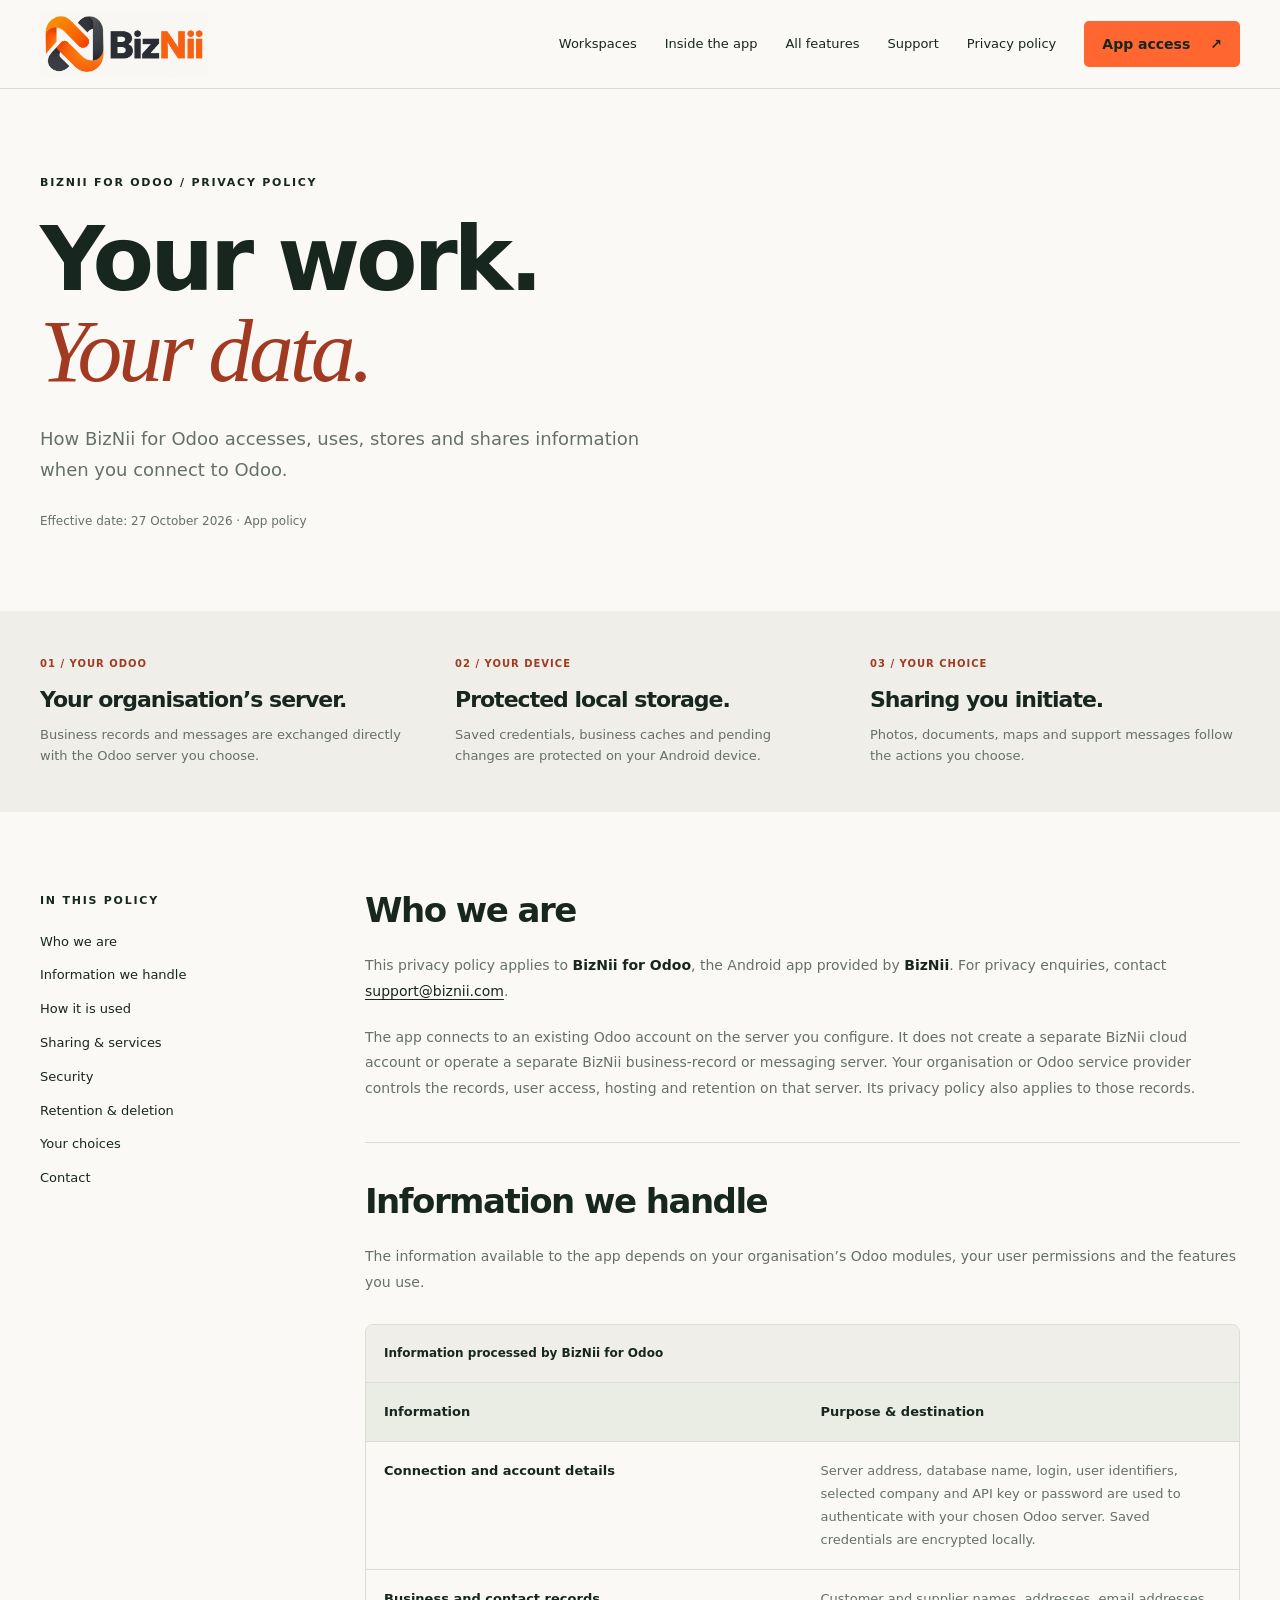
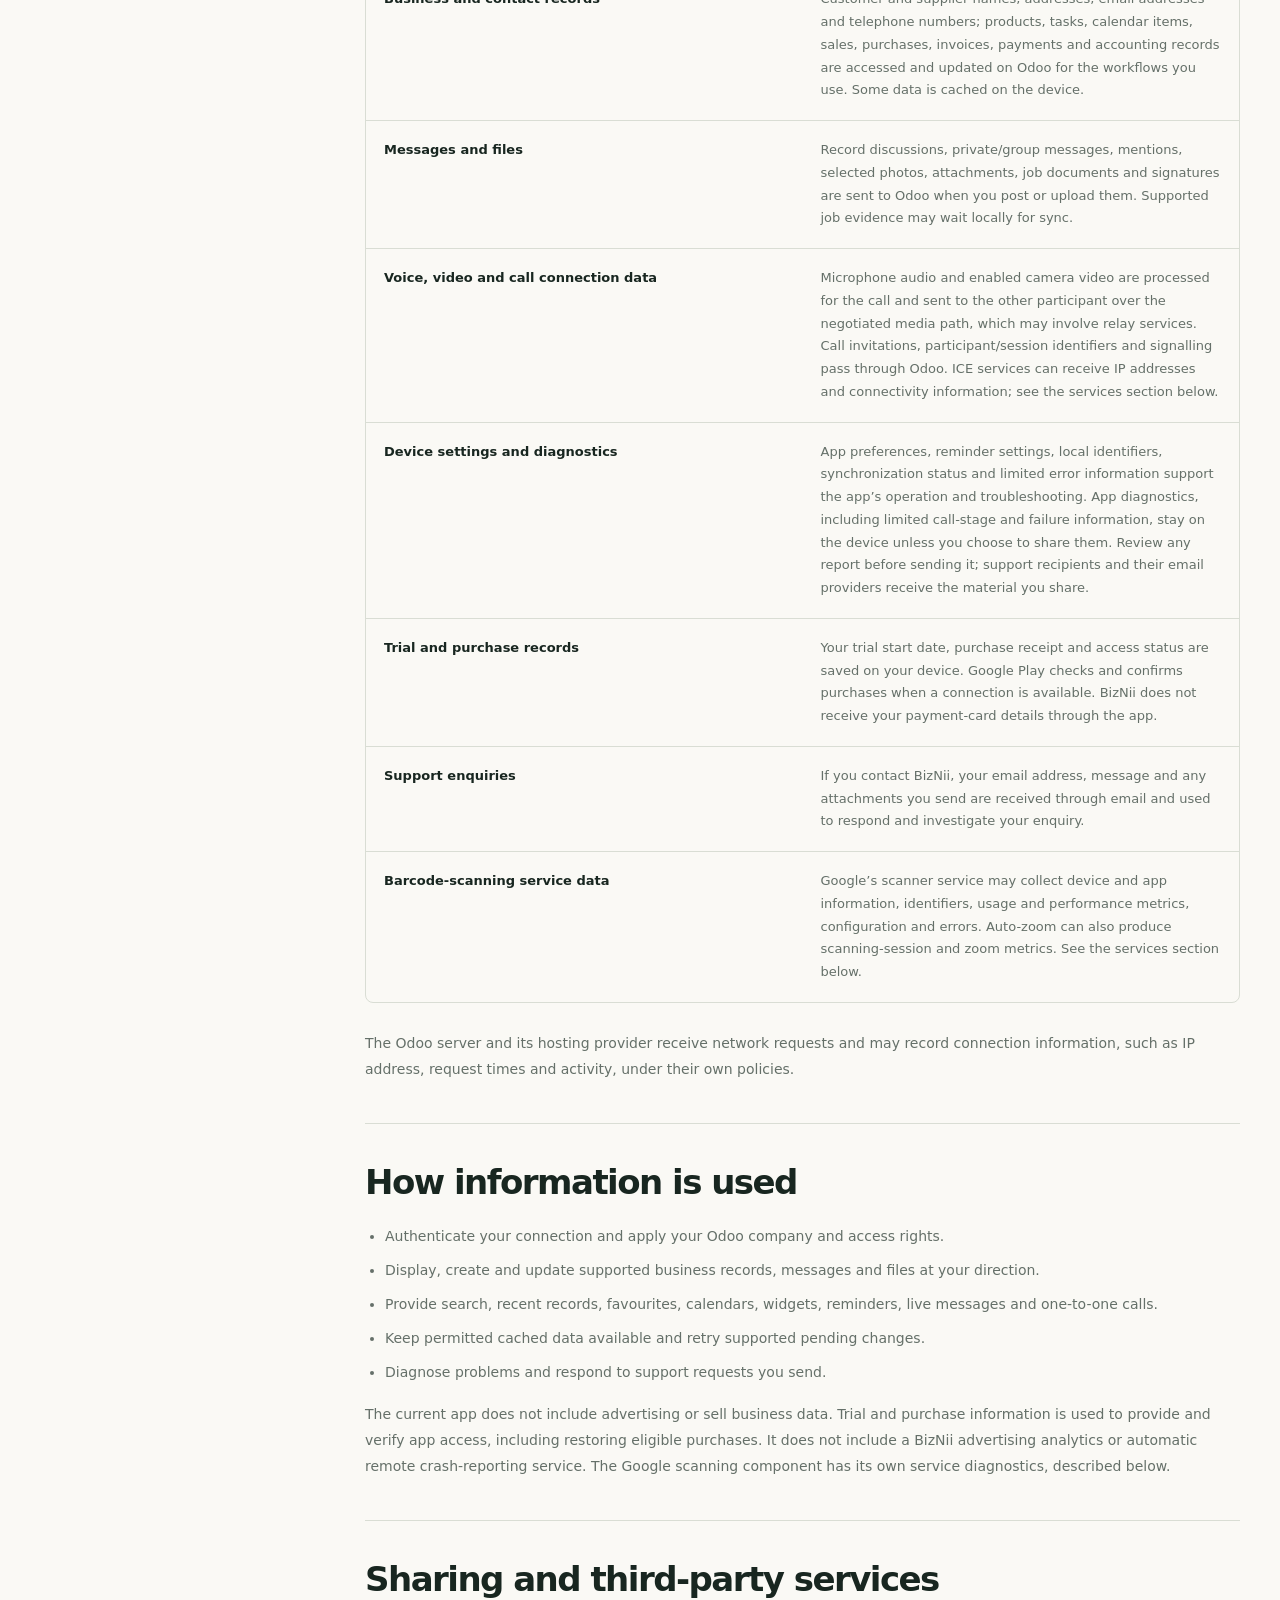
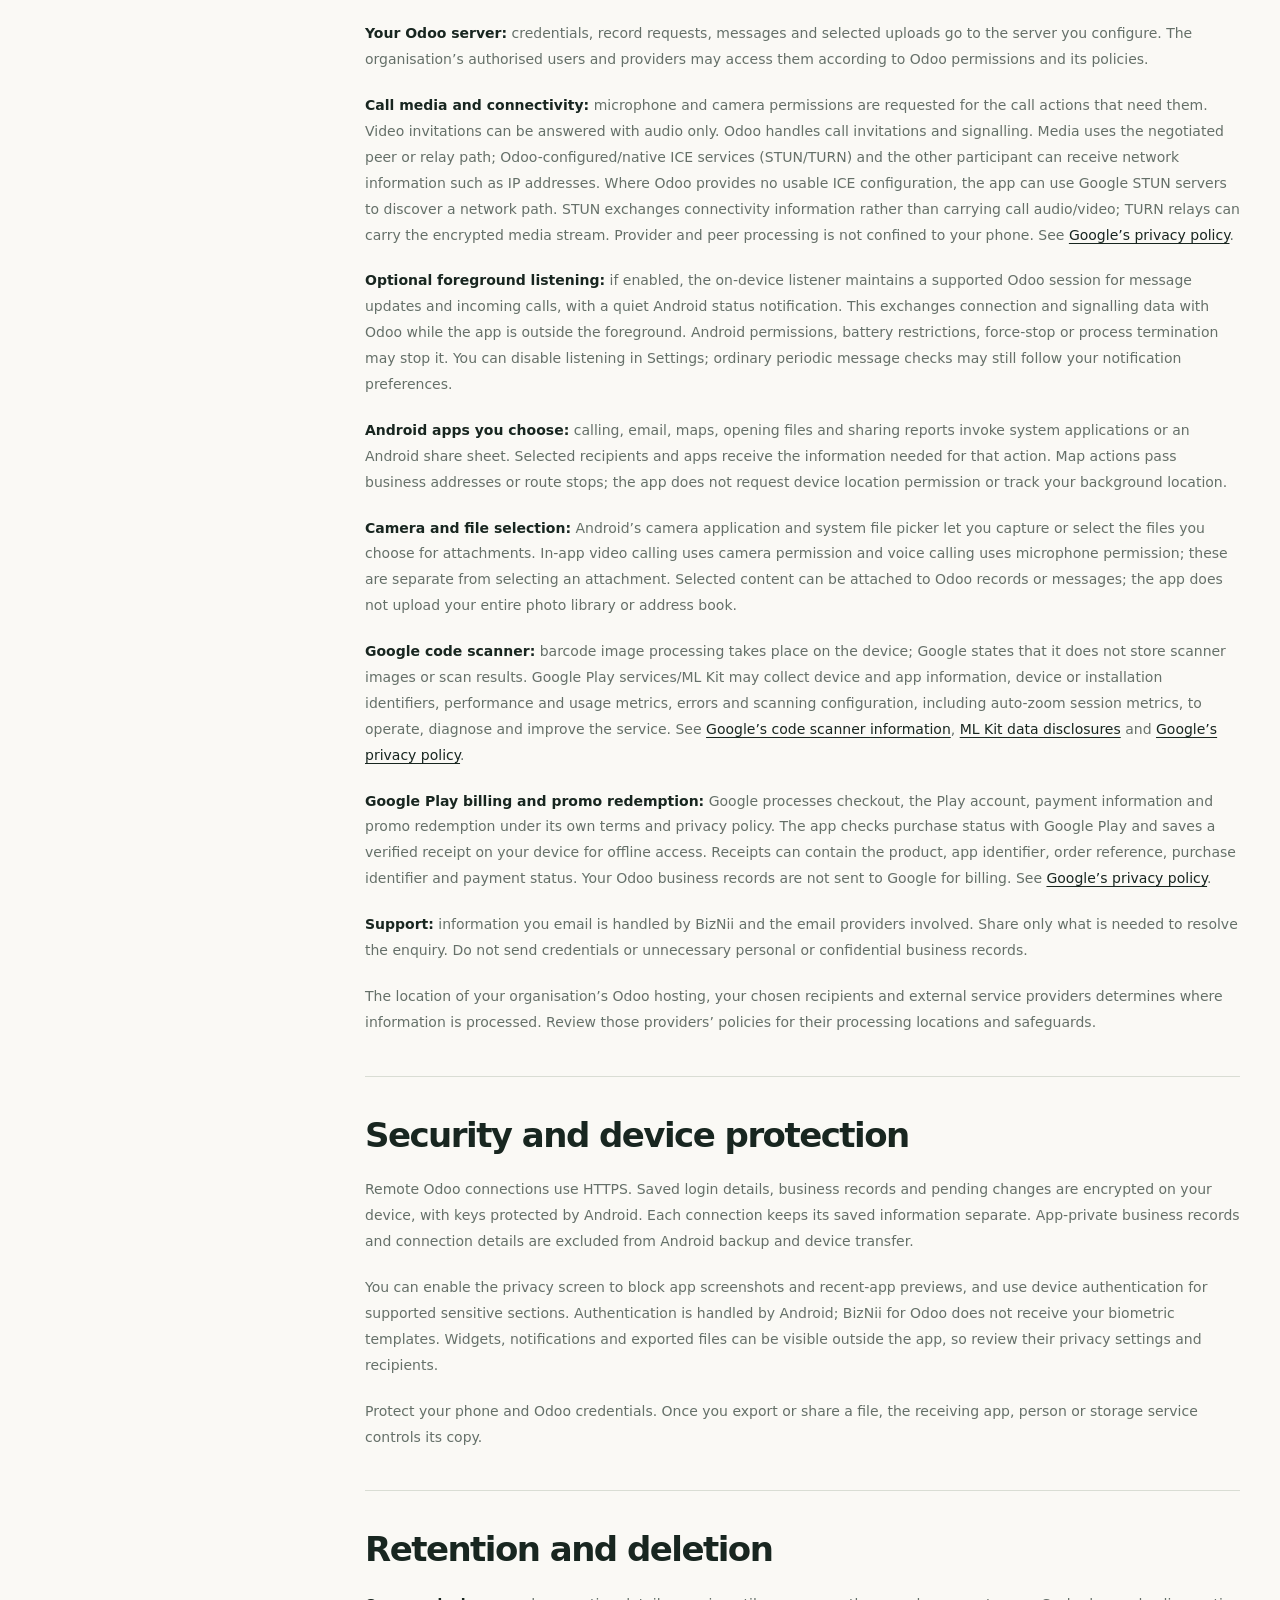
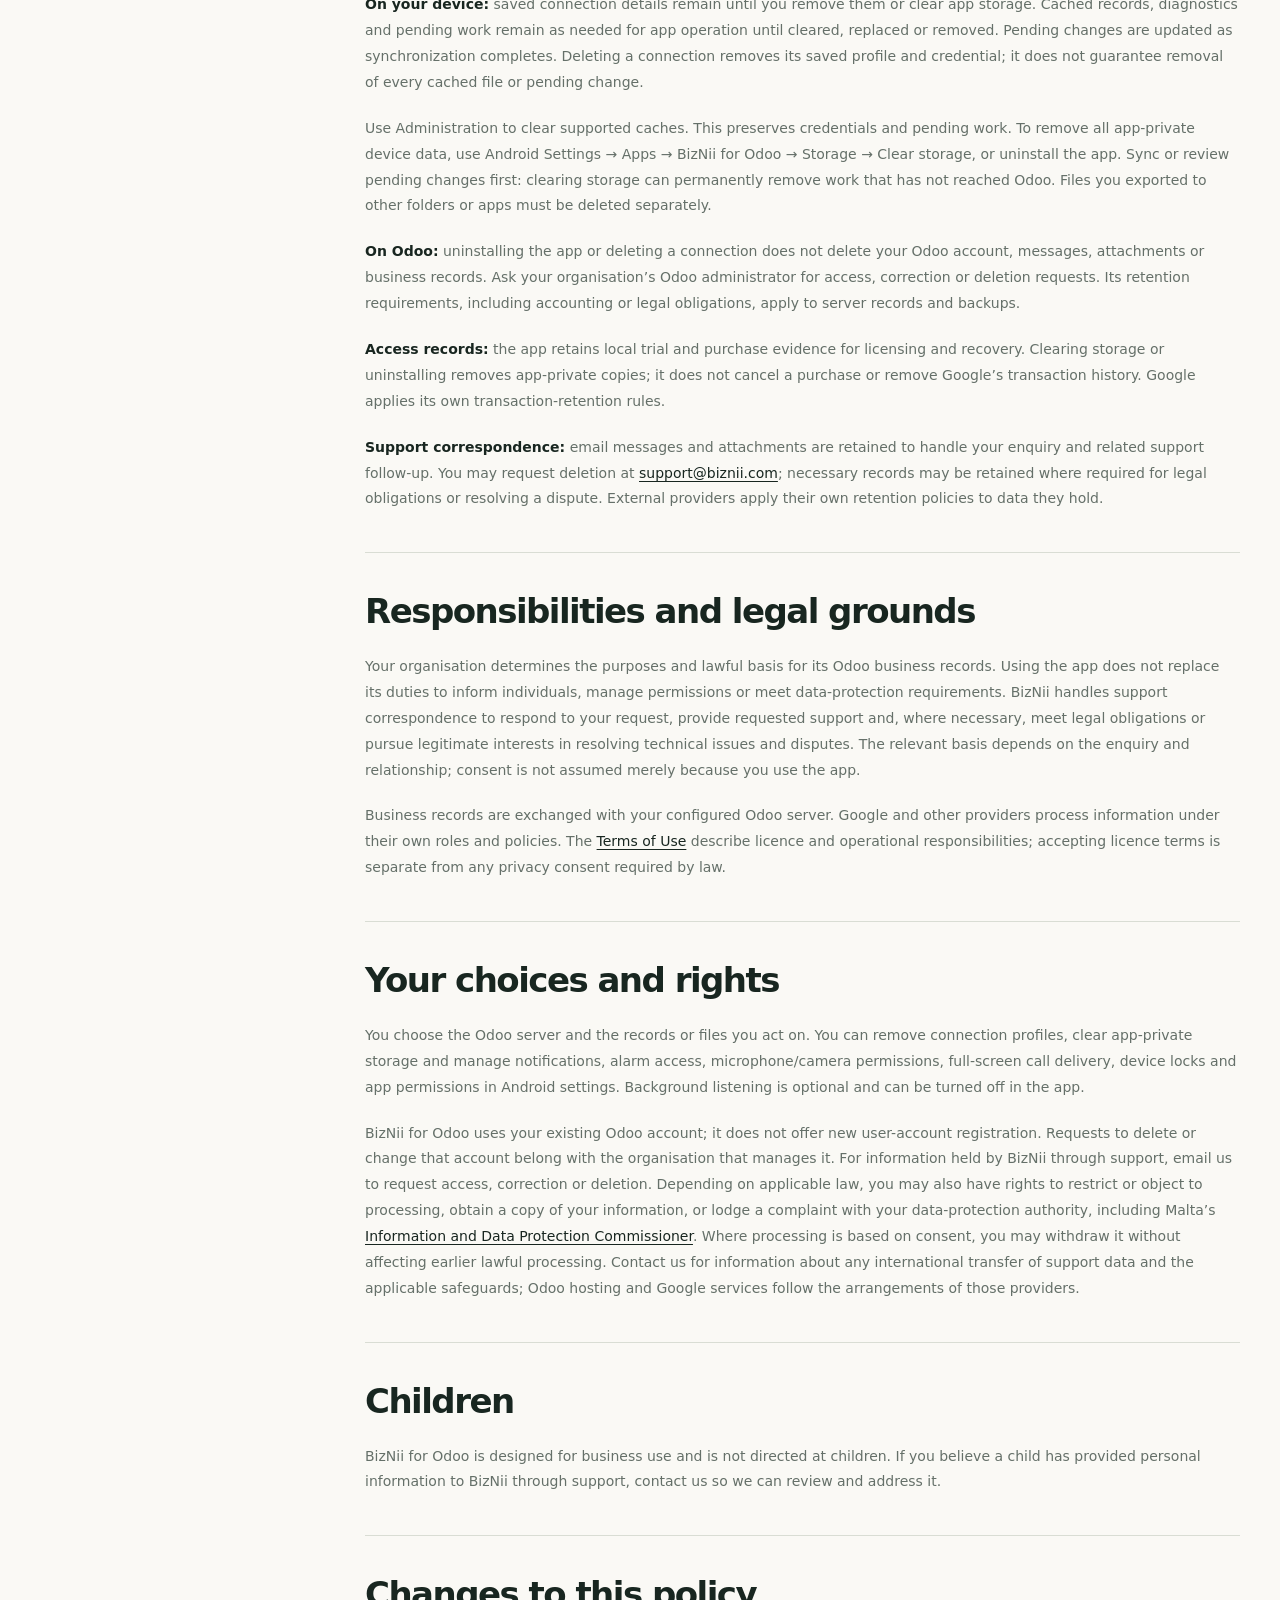
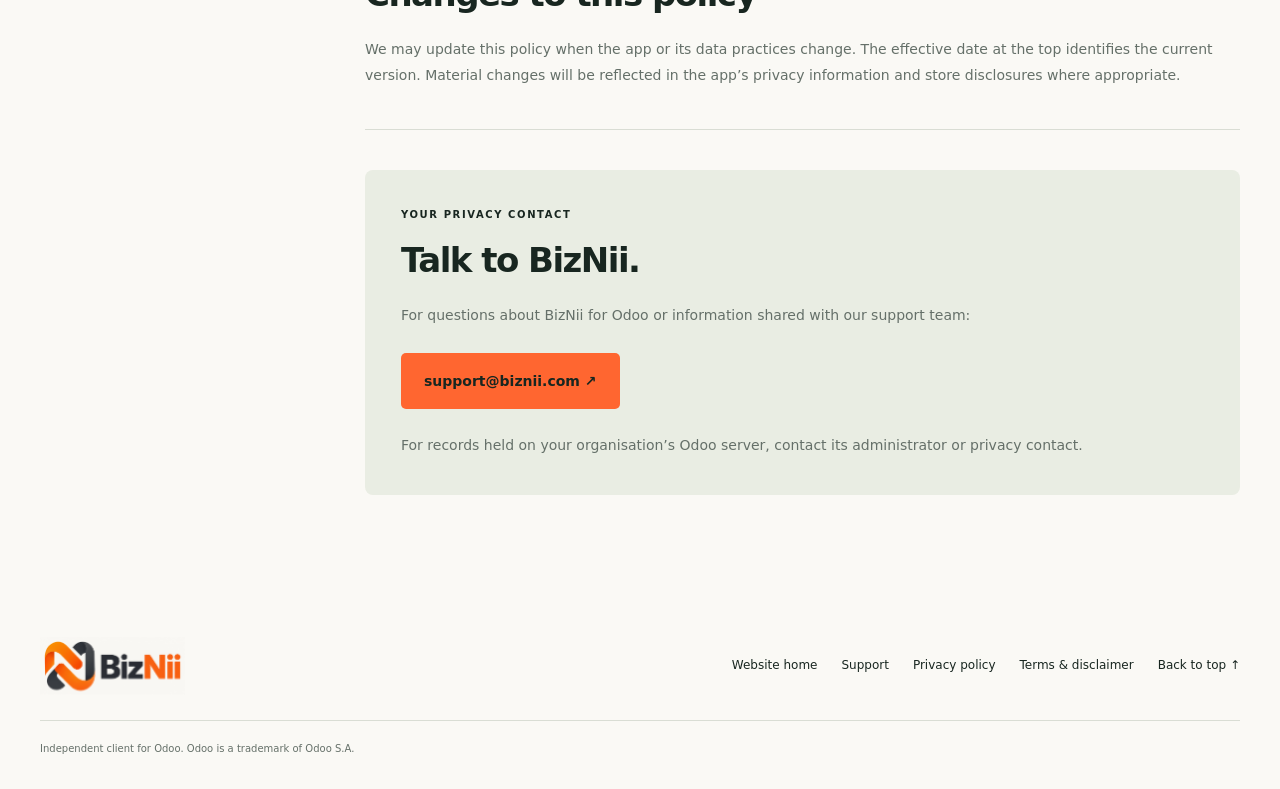
<file: odoo-mobile-privacy.html>
<!doctype html>
<html lang="en"><head><meta charset="utf-8"><meta name="viewport" content="width=device-width, initial-scale=1"><meta name="theme-color" content="#FF6630"><meta name="description" content="Privacy policy for BizNii for Odoo: information use, sharing, security, retention, deletion and privacy contact."><title>Privacy policy — BizNii for Odoo</title><link rel="icon" href="favicon.png?v=3" type="image/png"><link rel="stylesheet" href="odoo-mobile-showcase.css?v=6326d0783b"><script defer src="odoo-mobile-showcase.js?v=5b9981a362"></script><link rel="canonical" href="https://biznii.com/odoo-mobile-privacy.html"></head><body>
  <a class="skip" href="#main">Skip to content</a>
  <header class="header">
    <div class="wrap nav">
      <a class="wordmark" href="index.html" aria-label="BizNii home"><img class="site-logo" src="biznii-logo.png?v=3" alt="BizNii" width="1169" height="466"></a>
      <button id="menu-toggle" class="menu-toggle" type="button" aria-controls="navigation" aria-expanded="false" aria-label="Open navigation">Menu <span>＋</span></button>
      <nav id="navigation" aria-label="Main navigation"><a href="odoo-mobile.html#workspaces">Workspaces</a><a href="odoo-mobile.html#explore">Inside the app</a><a href="odoo-mobile.html#feature-directory">All features</a><a href="odoo-mobile-support.html">Support</a><a href="odoo-mobile-privacy.html">Privacy policy</a><a class="button small" href="odoo-mobile.html#app-access">App access <span aria-hidden="true">↗</span></a></nav>
    </div>
  </header>
<main id="main"><section class="document-hero wrap"><p class="eyebrow">BIZNII FOR ODOO / PRIVACY POLICY</p><h1>Your work.<br><em>Your data.</em></h1><p class="lead">How BizNii for Odoo accesses, uses, stores and shares information when you connect to Odoo.</p><p class="policy-date">Effective date: 27 October 2026 · App policy</p></section><section class="soft"><div class="wrap privacy-summary"><article><span>01 / YOUR ODOO</span><h3>Your organisation’s server.</h3><p>Business records and messages are exchanged directly with the Odoo server you choose.</p></article><article><span>02 / YOUR DEVICE</span><h3>Protected local storage.</h3><p>Saved credentials, business caches and pending changes are protected on your Android device.</p></article><article><span>03 / YOUR CHOICE</span><h3>Sharing you initiate.</h3><p>Photos, documents, maps and support messages follow the actions you choose.</p></article></div></section>
<div class="wrap policy-layout"><aside class="policy-toc"><p class="eyebrow">IN THIS POLICY</p><nav aria-label="Privacy policy contents"><a href="#about">Who we are</a><a href="#information">Information we handle</a><a href="#use">How it is used</a><a href="#sharing">Sharing & services</a><a href="#security">Security</a><a href="#retention">Retention & deletion</a><a href="#choices">Your choices</a><a href="#contact">Contact</a></nav></aside><div class="policy-content">
<section id="about"><h2>Who we are</h2><p>This privacy policy applies to <strong>BizNii for Odoo</strong>, the Android app provided by <strong>BizNii</strong>. For privacy enquiries, contact <a href="mailto:support@biznii.com">support@biznii.com</a>.</p><p>The app connects to an existing Odoo account on the server you configure. It does not create a separate BizNii cloud account or operate a separate BizNii business-record or messaging server. Your organisation or Odoo service provider controls the records, user access, hosting and retention on that server. Its privacy policy also applies to those records.</p></section>
<section id="information"><h2>Information we handle</h2><p>The information available to the app depends on your organisation’s Odoo modules, your user permissions and the features you use.</p><div class="policy-table-wrap"><table><caption>Information processed by BizNii for Odoo</caption><thead><tr><th scope="col">Information</th><th scope="col">Purpose & destination</th></tr></thead><tbody><tr><th scope="row">Connection and account details</th><td>Server address, database name, login, user identifiers, selected company and API key or password are used to authenticate with your chosen Odoo server. Saved credentials are encrypted locally.</td></tr><tr><th scope="row">Business and contact records</th><td>Customer and supplier names, addresses, email addresses and telephone numbers; products, tasks, calendar items, sales, purchases, invoices, payments and accounting records are accessed and updated on Odoo for the workflows you use. Some data is cached on the device.</td></tr><tr><th scope="row">Messages and files</th><td>Record discussions, private/group messages, mentions, selected photos, attachments, job documents and signatures are sent to Odoo when you post or upload them. Supported job evidence may wait locally for sync.</td></tr><tr><th scope="row">Voice, video and call connection data</th><td>Microphone audio and enabled camera video are processed for the call and sent to the other participant over the negotiated media path, which may involve relay services. Call invitations, participant/session identifiers and signalling pass through Odoo. ICE services can receive IP addresses and connectivity information; see the services section below.</td></tr><tr><th scope="row">Device settings and diagnostics</th><td>App preferences, reminder settings, local identifiers, synchronization status and limited error information support the app’s operation and troubleshooting. App diagnostics, including limited call-stage and failure information, stay on the device unless you choose to share them. Review any report before sending it; support recipients and their email providers receive the material you share.</td></tr><tr><th scope="row">Trial and purchase records</th><td>Your trial start date, purchase receipt and access status are saved on your device. Google Play checks and confirms purchases when a connection is available. BizNii does not receive your payment-card details through the app.</td></tr><tr><th scope="row">Support enquiries</th><td>If you contact BizNii, your email address, message and any attachments you send are received through email and used to respond and investigate your enquiry.</td></tr><tr><th scope="row">Barcode-scanning service data</th><td>Google’s scanner service may collect device and app information, identifiers, usage and performance metrics, configuration and errors. Auto-zoom can also produce scanning-session and zoom metrics. See the services section below.</td></tr></tbody></table></div><p>The Odoo server and its hosting provider receive network requests and may record connection information, such as IP address, request times and activity, under their own policies.</p></section>
<section id="use"><h2>How information is used</h2><ul><li>Authenticate your connection and apply your Odoo company and access rights.</li><li>Display, create and update supported business records, messages and files at your direction.</li><li>Provide search, recent records, favourites, calendars, widgets, reminders, live messages and one-to-one calls.</li><li>Keep permitted cached data available and retry supported pending changes.</li><li>Diagnose problems and respond to support requests you send.</li></ul><p>The current app does not include advertising or sell business data. Trial and purchase information is used to provide and verify app access, including restoring eligible purchases. It does not include a BizNii advertising analytics or automatic remote crash-reporting service. The Google scanning component has its own service diagnostics, described below.</p></section>
<section id="sharing"><h2>Sharing and third-party services</h2><p><strong>Your Odoo server:</strong> credentials, record requests, messages and selected uploads go to the server you configure. The organisation’s authorised users and providers may access them according to Odoo permissions and its policies.</p><p><strong>Call media and connectivity:</strong> microphone and camera permissions are requested for the call actions that need them. Video invitations can be answered with audio only. Odoo handles call invitations and signalling. Media uses the negotiated peer or relay path; Odoo-configured/native ICE services (STUN/TURN) and the other participant can receive network information such as IP addresses. Where Odoo provides no usable ICE configuration, the app can use Google STUN servers to discover a network path. STUN exchanges connectivity information rather than carrying call audio/video; TURN relays can carry the encrypted media stream. Provider and peer processing is not confined to your phone. See <a href="https://policies.google.com/privacy">Google’s privacy policy</a>.</p><p><strong>Optional foreground listening:</strong> if enabled, the on-device listener maintains a supported Odoo session for message updates and incoming calls, with a quiet Android status notification. This exchanges connection and signalling data with Odoo while the app is outside the foreground. Android permissions, battery restrictions, force-stop or process termination may stop it. You can disable listening in Settings; ordinary periodic message checks may still follow your notification preferences.</p><p><strong>Android apps you choose:</strong> calling, email, maps, opening files and sharing reports invoke system applications or an Android share sheet. Selected recipients and apps receive the information needed for that action. Map actions pass business addresses or route stops; the app does not request device location permission or track your background location.</p><p><strong>Camera and file selection:</strong> Android’s camera application and system file picker let you capture or select the files you choose for attachments. In-app video calling uses camera permission and voice calling uses microphone permission; these are separate from selecting an attachment. Selected content can be attached to Odoo records or messages; the app does not upload your entire photo library or address book.</p><p><strong>Google code scanner:</strong> barcode image processing takes place on the device; Google states that it does not store scanner images or scan results. Google Play services/ML Kit may collect device and app information, device or installation identifiers, performance and usage metrics, errors and scanning configuration, including auto-zoom session metrics, to operate, diagnose and improve the service. See <a href="https://developers.google.com/ml-kit/vision/barcode-scanning/code-scanner">Google’s code scanner information</a>, <a href="https://developers.google.com/ml-kit/android-data-disclosure">ML Kit data disclosures</a> and <a href="https://policies.google.com/privacy">Google’s privacy policy</a>.</p><p><strong>Google Play billing and promo redemption:</strong> Google processes checkout, the Play account, payment information and promo redemption under its own terms and privacy policy. The app checks purchase status with Google Play and saves a verified receipt on your device for offline access. Receipts can contain the product, app identifier, order reference, purchase identifier and payment status. Your Odoo business records are not sent to Google for billing. See <a href="https://policies.google.com/privacy">Google’s privacy policy</a>.</p><p><strong>Support:</strong> information you email is handled by BizNii and the email providers involved. Share only what is needed to resolve the enquiry. Do not send credentials or unnecessary personal or confidential business records.</p><p>The location of your organisation’s Odoo hosting, your chosen recipients and external service providers determines where information is processed. Review those providers’ policies for their processing locations and safeguards.</p></section>
<section id="security"><h2>Security and device protection</h2><p>Remote Odoo connections use HTTPS. Saved login details, business records and pending changes are encrypted on your device, with keys protected by Android. Each connection keeps its saved information separate. App-private business records and connection details are excluded from Android backup and device transfer.</p><p>You can enable the privacy screen to block app screenshots and recent-app previews, and use device authentication for supported sensitive sections. Authentication is handled by Android; BizNii for Odoo does not receive your biometric templates. Widgets, notifications and exported files can be visible outside the app, so review their privacy settings and recipients.</p><p>Protect your phone and Odoo credentials. Once you export or share a file, the receiving app, person or storage service controls its copy.</p></section>
<section id="retention"><h2>Retention and deletion</h2><p><strong>On your device:</strong> saved connection details remain until you remove them or clear app storage. Cached records, diagnostics and pending work remain as needed for app operation until cleared, replaced or removed. Pending changes are updated as synchronization completes. Deleting a connection removes its saved profile and credential; it does not guarantee removal of every cached file or pending change.</p><p>Use Administration to clear supported caches. This preserves credentials and pending work. To remove all app-private device data, use Android Settings → Apps → BizNii for Odoo → Storage → Clear storage, or uninstall the app. Sync or review pending changes first: clearing storage can permanently remove work that has not reached Odoo. Files you exported to other folders or apps must be deleted separately.</p><p><strong>On Odoo:</strong> uninstalling the app or deleting a connection does not delete your Odoo account, messages, attachments or business records. Ask your organisation’s Odoo administrator for access, correction or deletion requests. Its retention requirements, including accounting or legal obligations, apply to server records and backups.</p><p><strong>Access records:</strong> the app retains local trial and purchase evidence for licensing and recovery. Clearing storage or uninstalling removes app-private copies; it does not cancel a purchase or remove Google’s transaction history. Google applies its own transaction-retention rules.</p><p><strong>Support correspondence:</strong> email messages and attachments are retained to handle your enquiry and related support follow-up. You may request deletion at <a href="mailto:support@biznii.com">support@biznii.com</a>; necessary records may be retained where required for legal obligations or resolving a dispute. External providers apply their own retention policies to data they hold.</p></section>
<section id="legal-basis"><h2>Responsibilities and legal grounds</h2><p>Your organisation determines the purposes and lawful basis for its Odoo business records. Using the app does not replace its duties to inform individuals, manage permissions or meet data-protection requirements. BizNii handles support correspondence to respond to your request, provide requested support and, where necessary, meet legal obligations or pursue legitimate interests in resolving technical issues and disputes. The relevant basis depends on the enquiry and relationship; consent is not assumed merely because you use the app.</p><p>Business records are exchanged with your configured Odoo server. Google and other providers process information under their own roles and policies. The <a href="/odoo/terms/">Terms of Use</a> describe licence and operational responsibilities; accepting licence terms is separate from any privacy consent required by law.</p></section><section id="choices"><h2>Your choices and rights</h2><p>You choose the Odoo server and the records or files you act on. You can remove connection profiles, clear app-private storage and manage notifications, alarm access, microphone/camera permissions, full-screen call delivery, device locks and app permissions in Android settings. Background listening is optional and can be turned off in the app.</p><p>BizNii for Odoo uses your existing Odoo account; it does not offer new user-account registration. Requests to delete or change that account belong with the organisation that manages it. For information held by BizNii through support, email us to request access, correction or deletion. Depending on applicable law, you may also have rights to restrict or object to processing, obtain a copy of your information, or lodge a complaint with your data-protection authority, including Malta’s <a href="https://idpc.org.mt/">Information and Data Protection Commissioner</a>. Where processing is based on consent, you may withdraw it without affecting earlier lawful processing. Contact us for information about any international transfer of support data and the applicable safeguards; Odoo hosting and Google services follow the arrangements of those providers.</p></section>
<section id="children"><h2>Children</h2><p>BizNii for Odoo is designed for business use and is not directed at children. If you believe a child has provided personal information to BizNii through support, contact us so we can review and address it.</p></section>
<section id="updates"><h2>Changes to this policy</h2><p>We may update this policy when the app or its data practices change. The effective date at the top identifies the current version. Material changes will be reflected in the app’s privacy information and store disclosures where appropriate.</p></section>
<section id="contact" class="policy-contact"><p class="eyebrow">YOUR PRIVACY CONTACT</p><h2>Talk to BizNii.</h2><p>For questions about BizNii for Odoo or information shared with our support team:</p><a class="button" href="mailto:support@biznii.com">support@biznii.com ↗</a><p>For records held on your organisation’s Odoo server, contact its administrator or privacy contact.</p></section>
</div></div></main>
  <footer class="wrap footer"><a class="wordmark" href="index.html" aria-label="BizNii home"><img class="site-logo" src="biznii-logo.png?v=3" alt="BizNii" width="1169" height="466"></a><nav aria-label="Footer"><a href="index.html">Website home</a><a href="odoo-mobile-support.html">Support</a><a href="odoo-mobile-privacy.html">Privacy policy</a><a href="/odoo/terms/">Terms &amp; disclaimer</a><a href="#main">Back to top ↑</a></nav><p>Independent client for Odoo. Odoo is a trademark of Odoo S.A. </p></footer>
<!-- Cloudflare Web Analytics -->
<script type="module" src="https://static.cloudflareinsights.com/beacon.min.js" data-cf-beacon='{"token": "ae1a427bfd8e427790dfe7327095af80"}'></script>
<!-- End Cloudflare Web Analytics -->
</body></html>
</file>
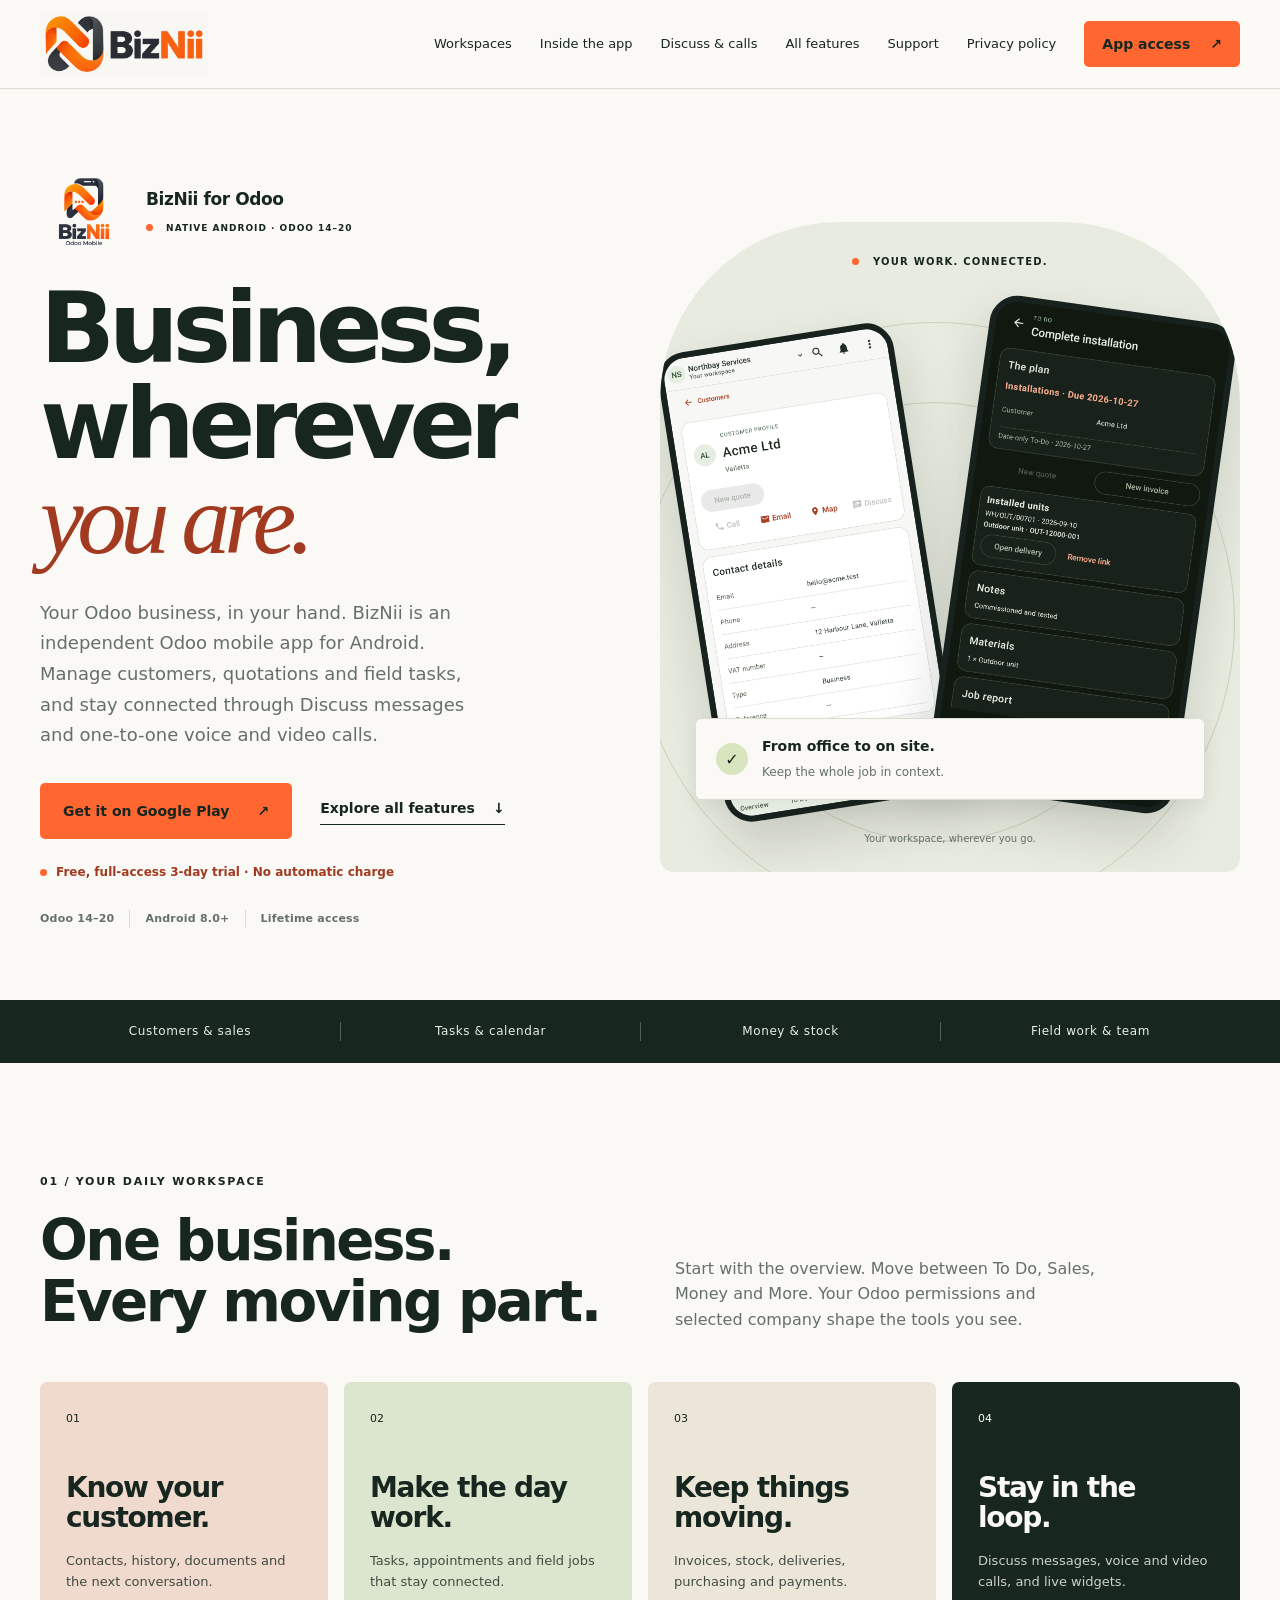
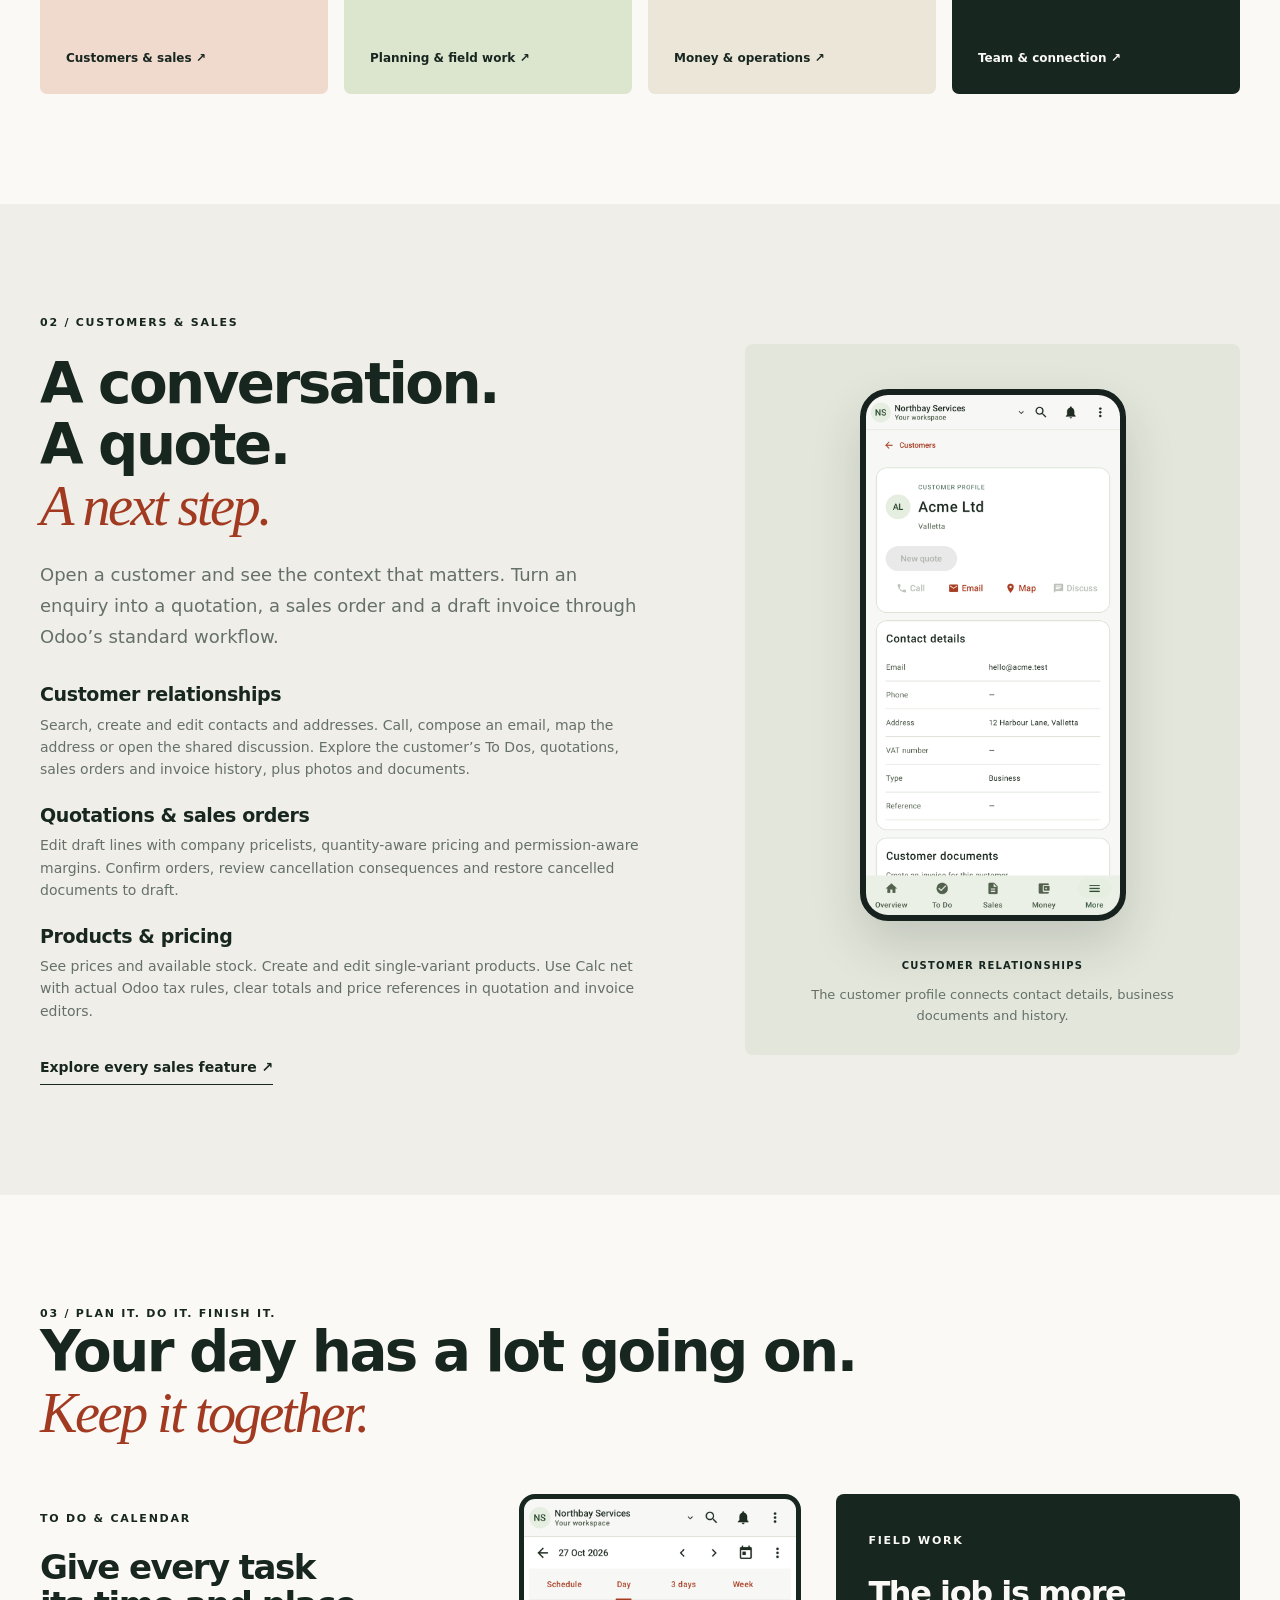
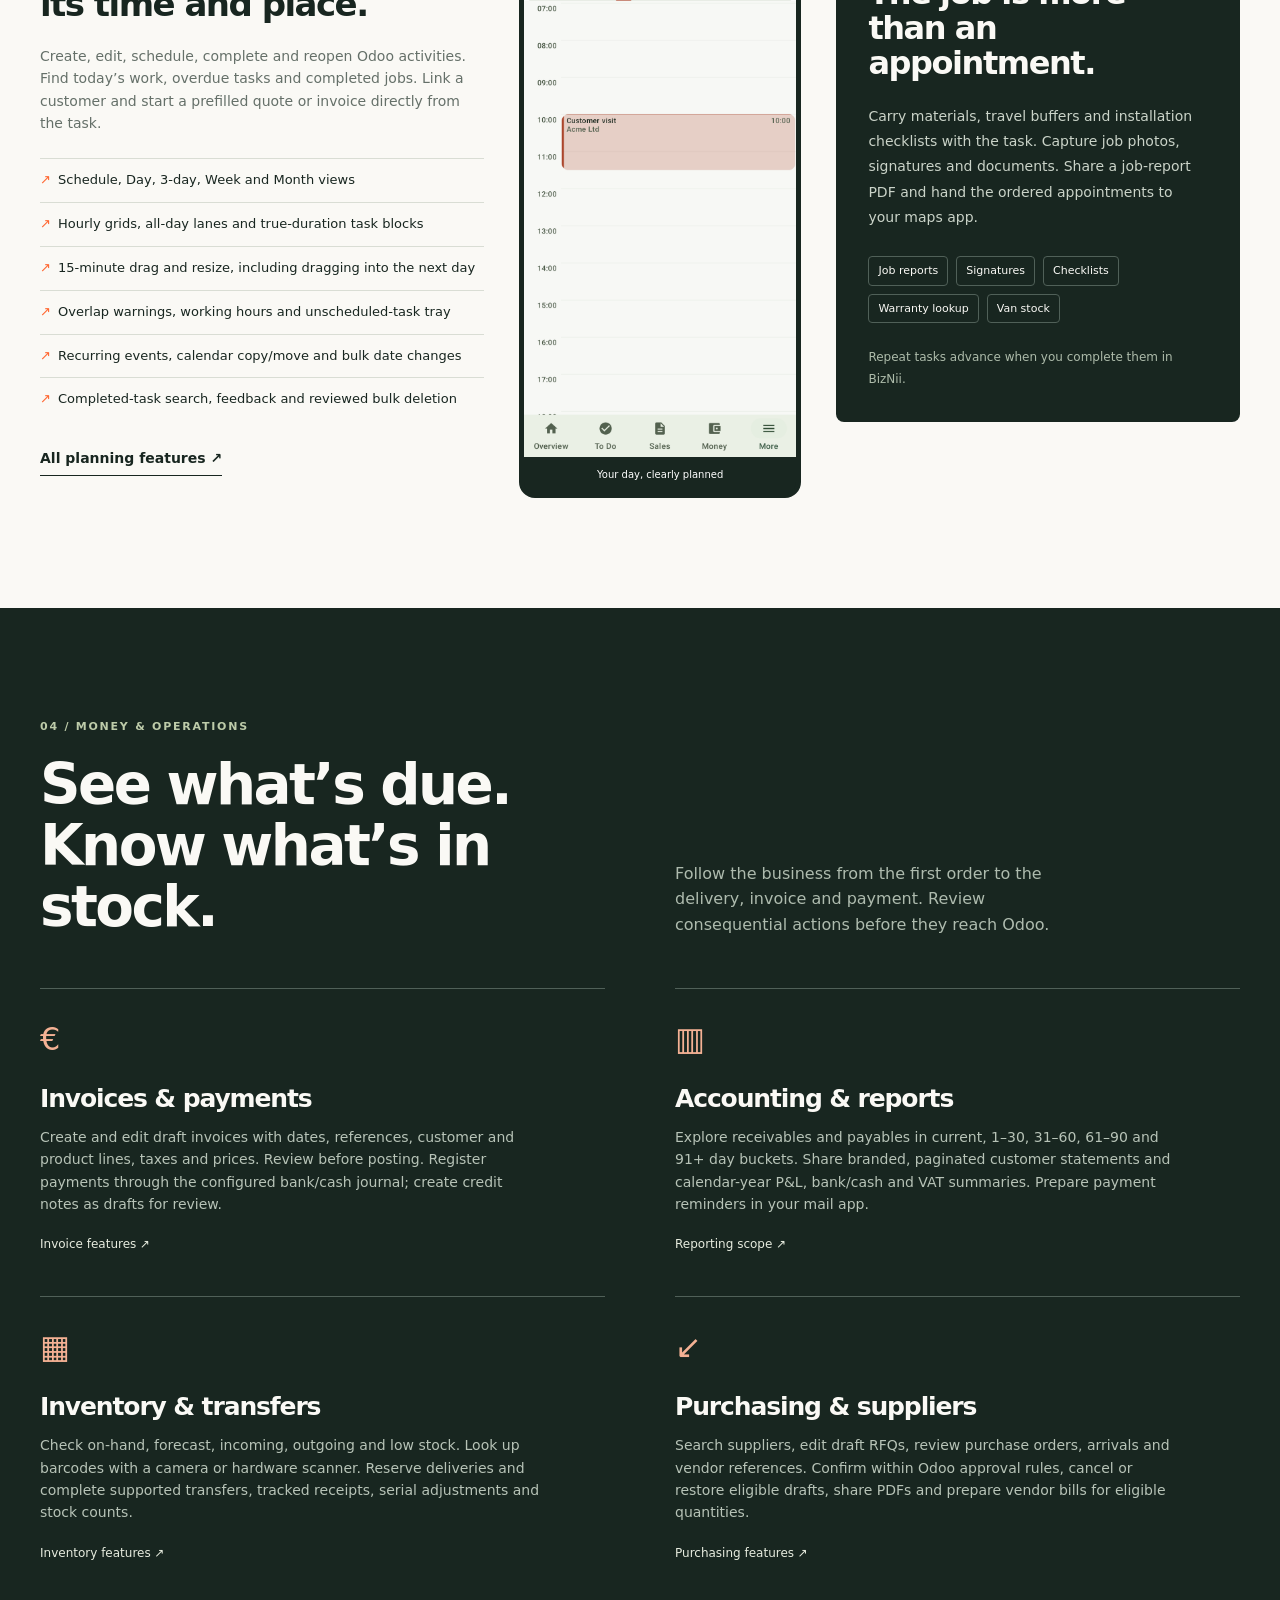
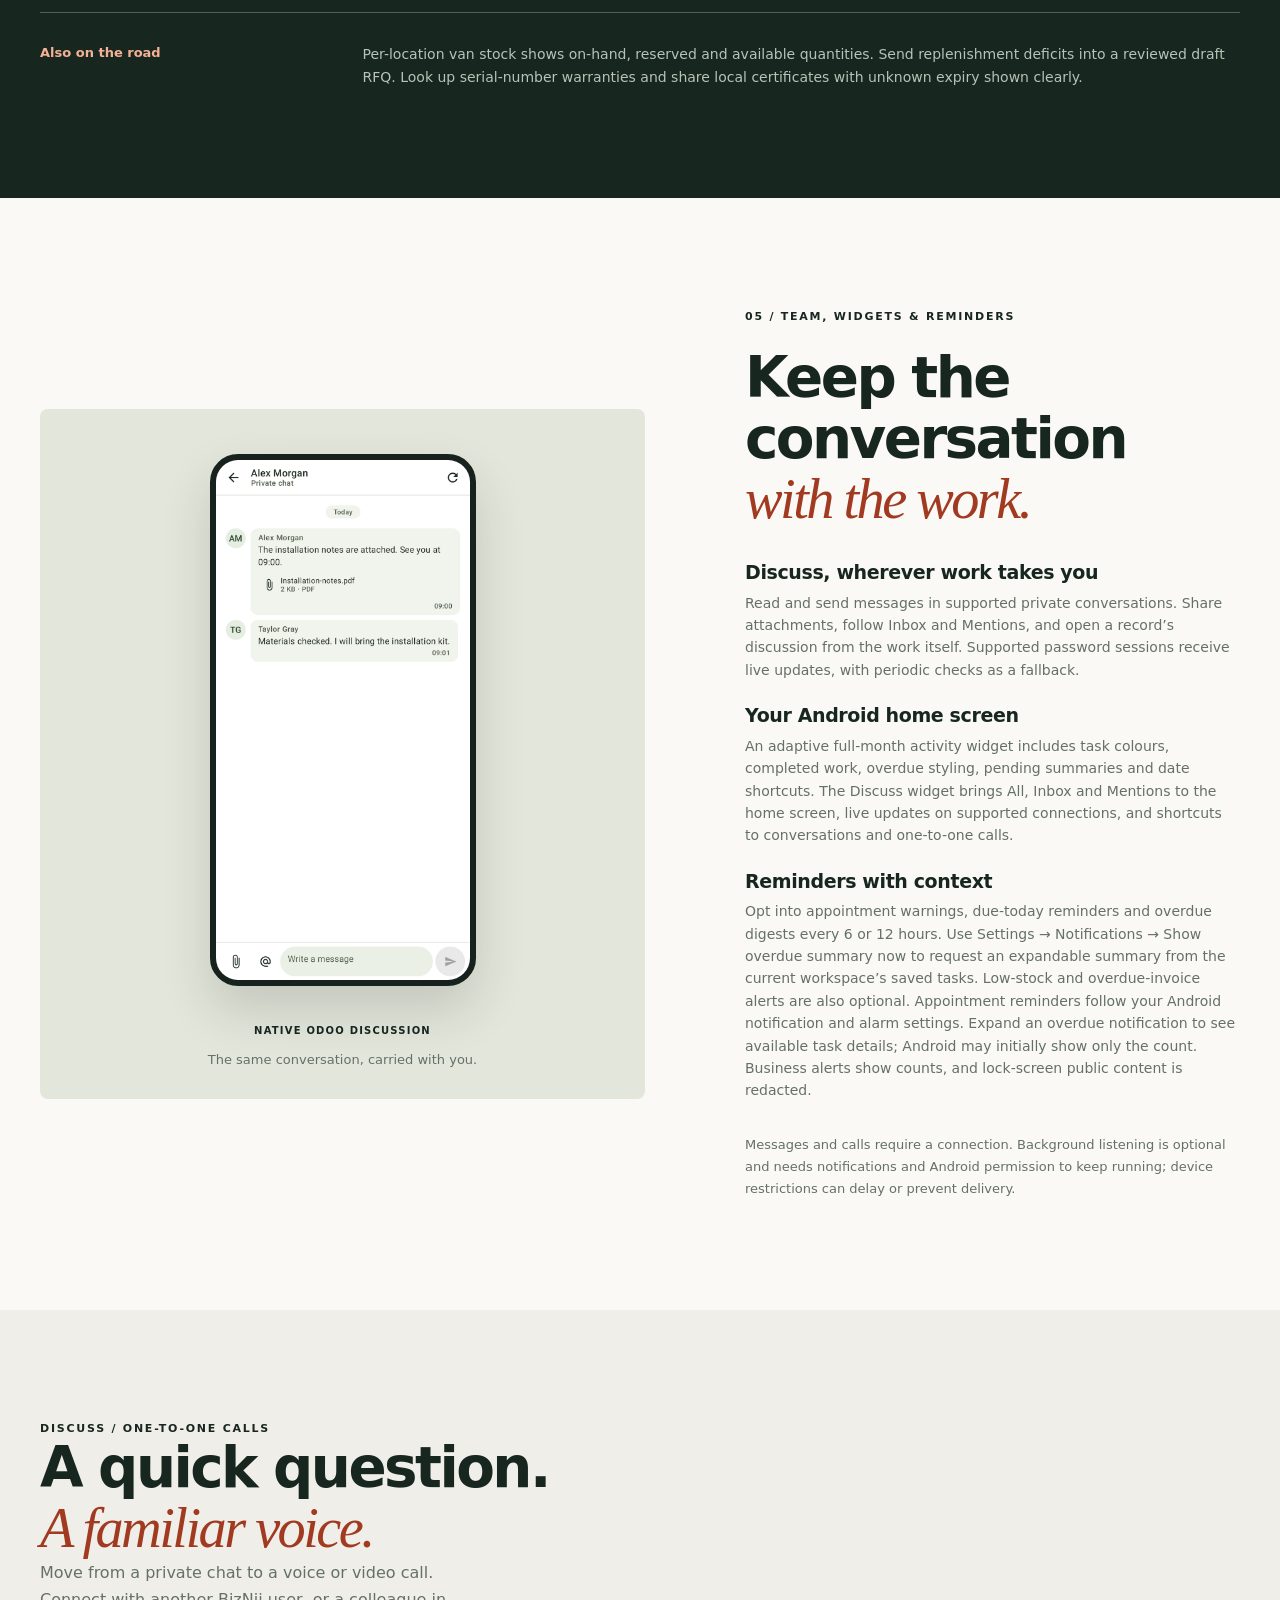
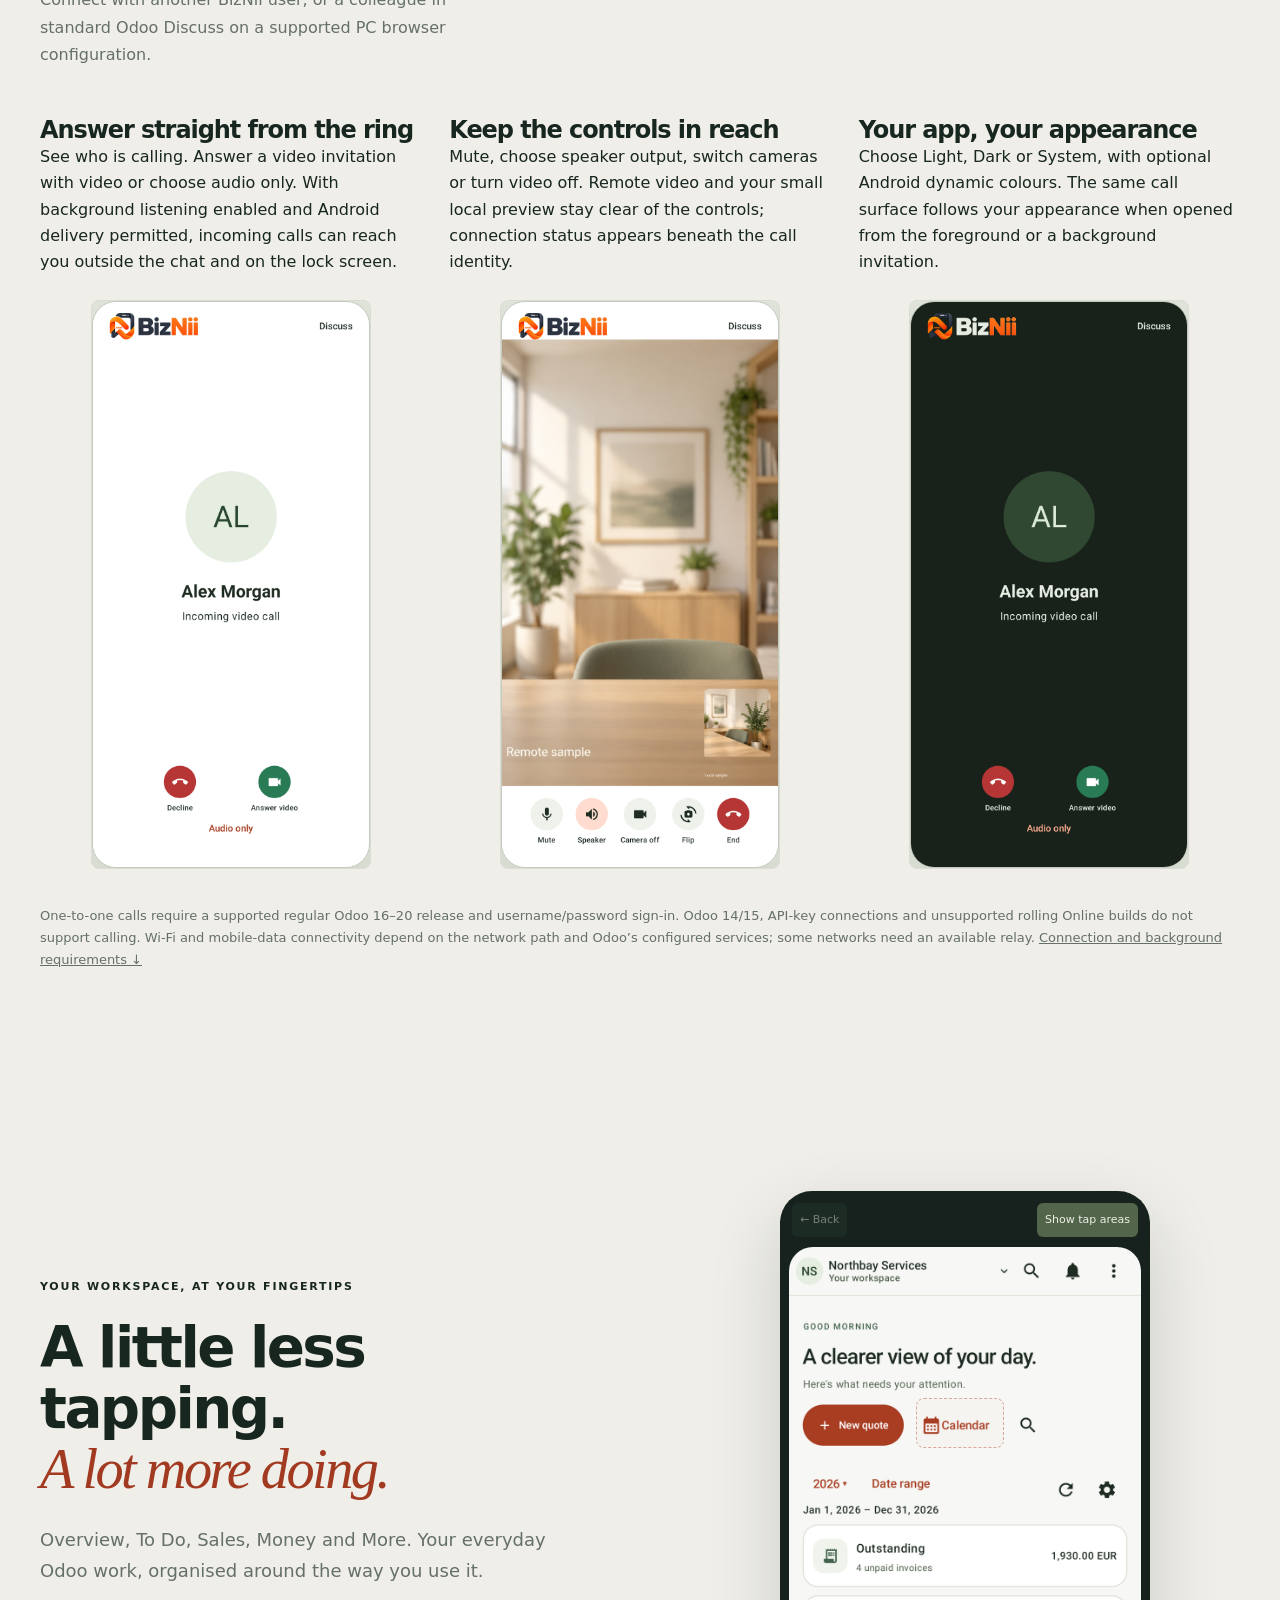
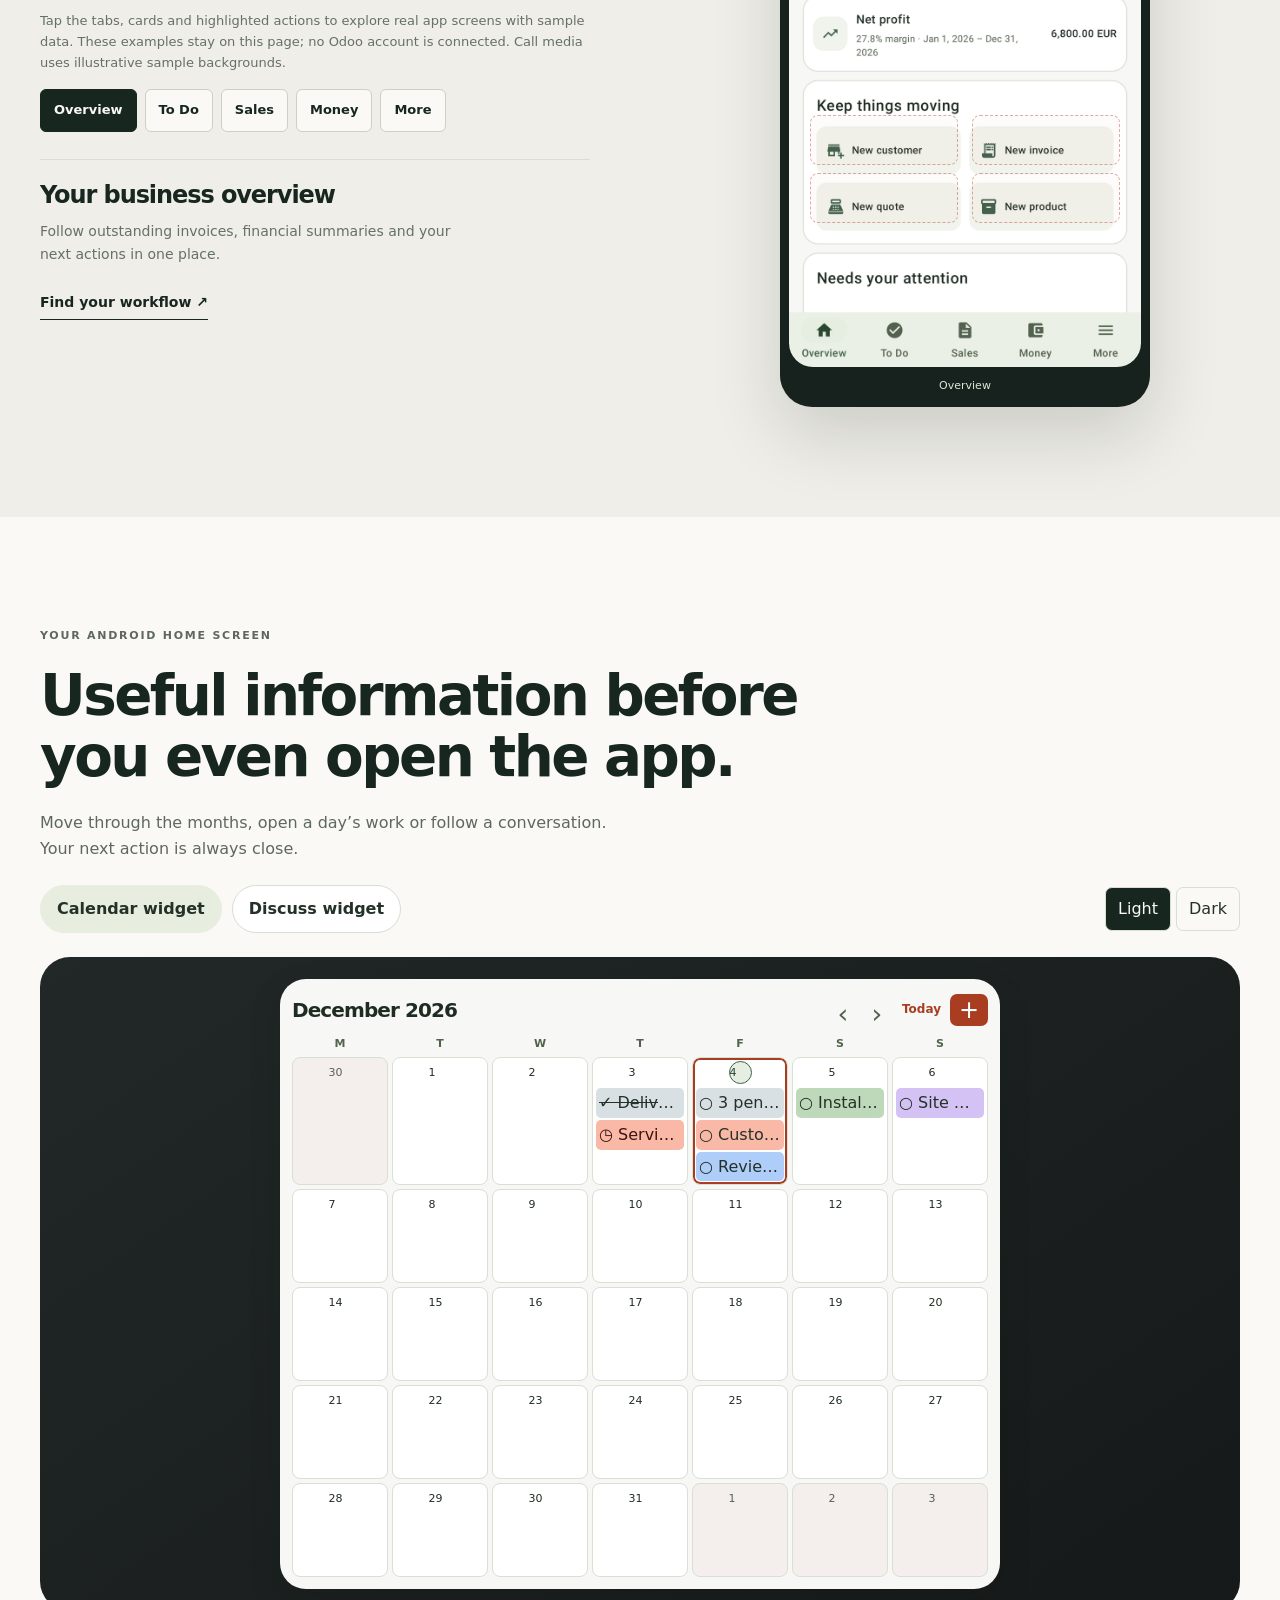
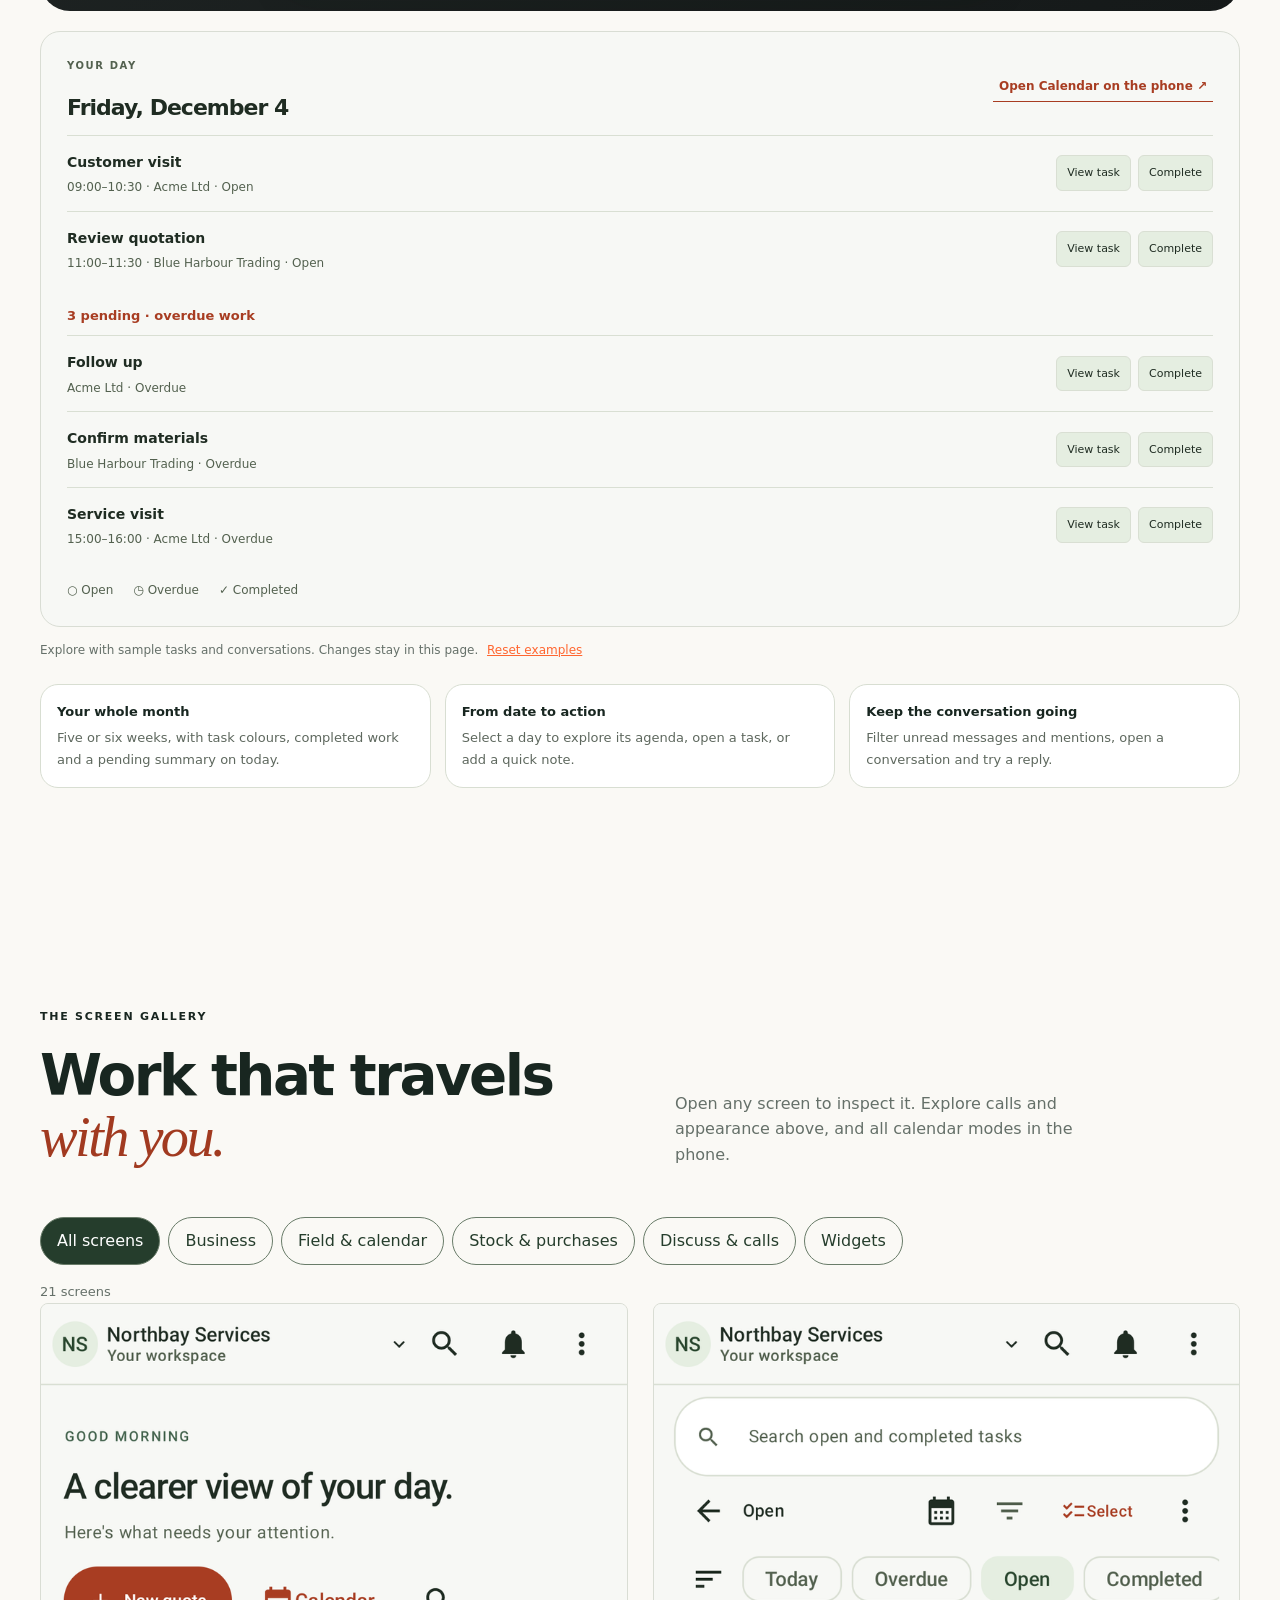
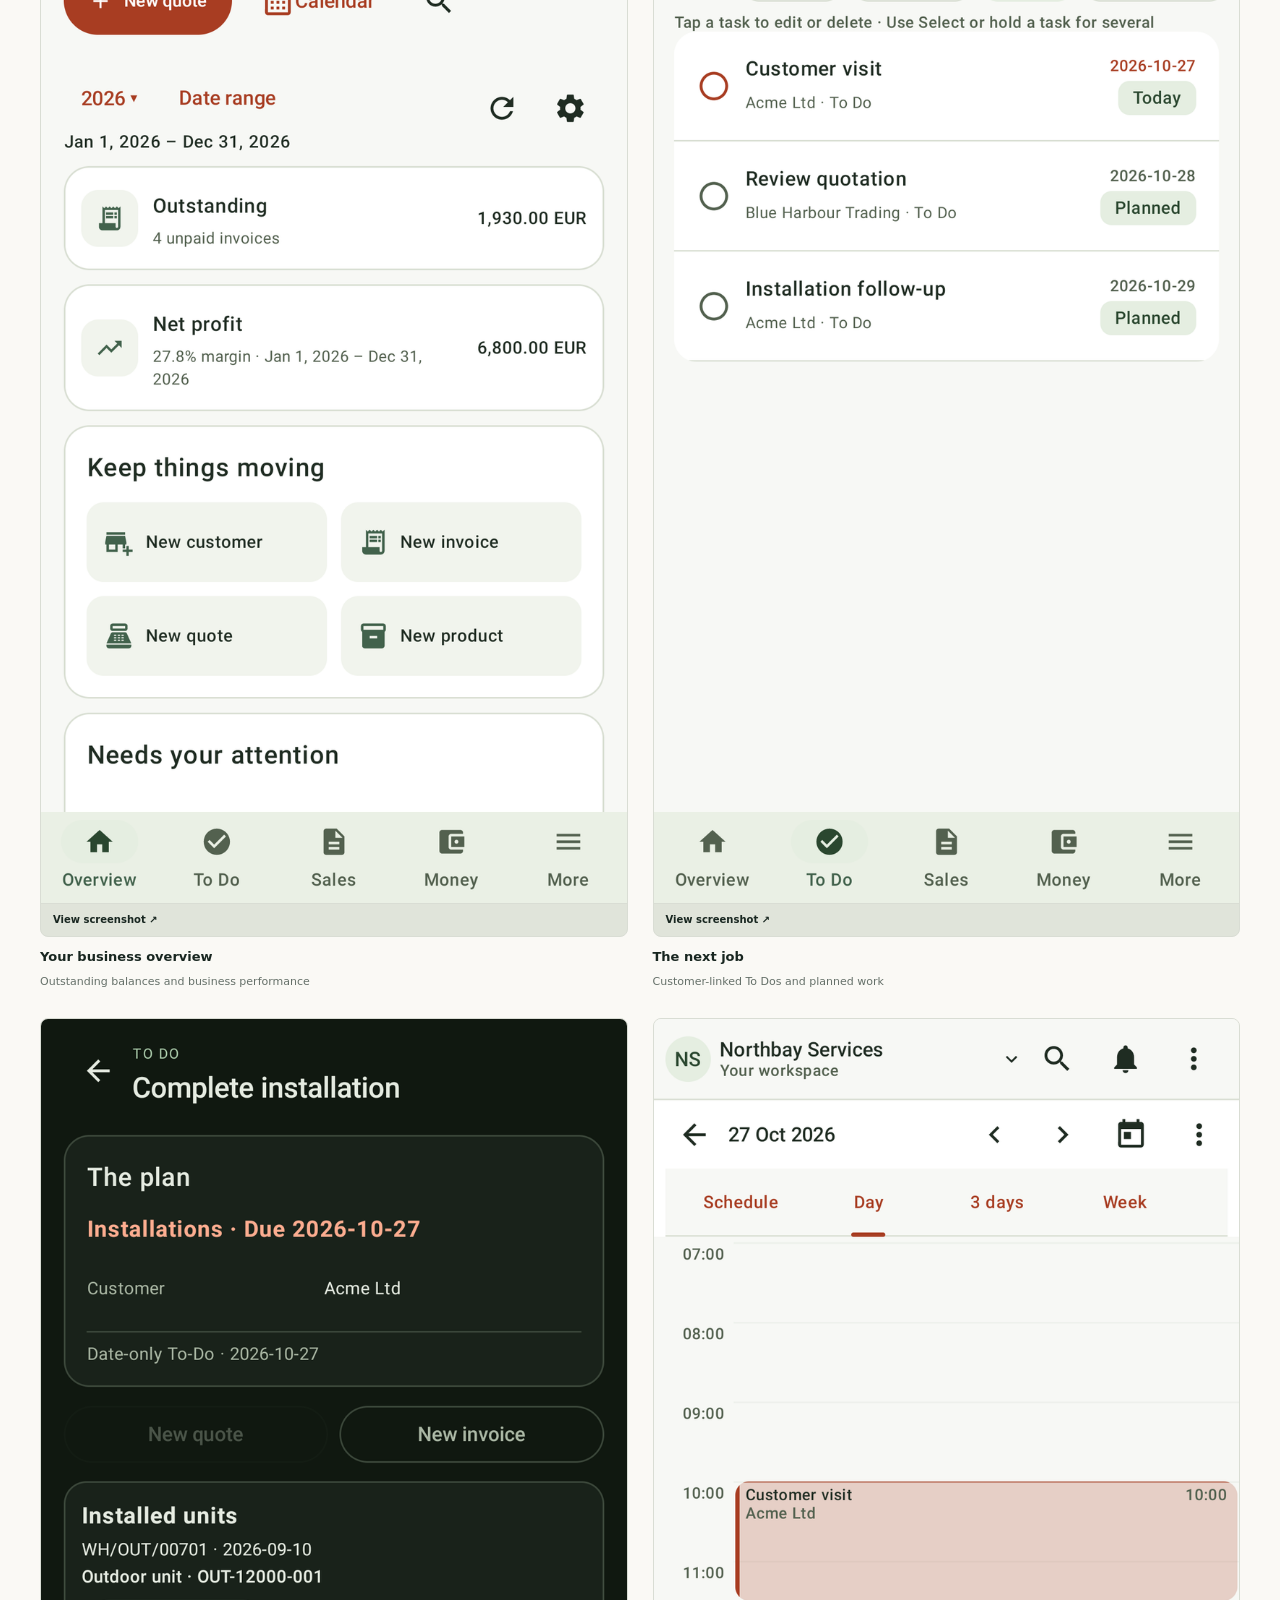
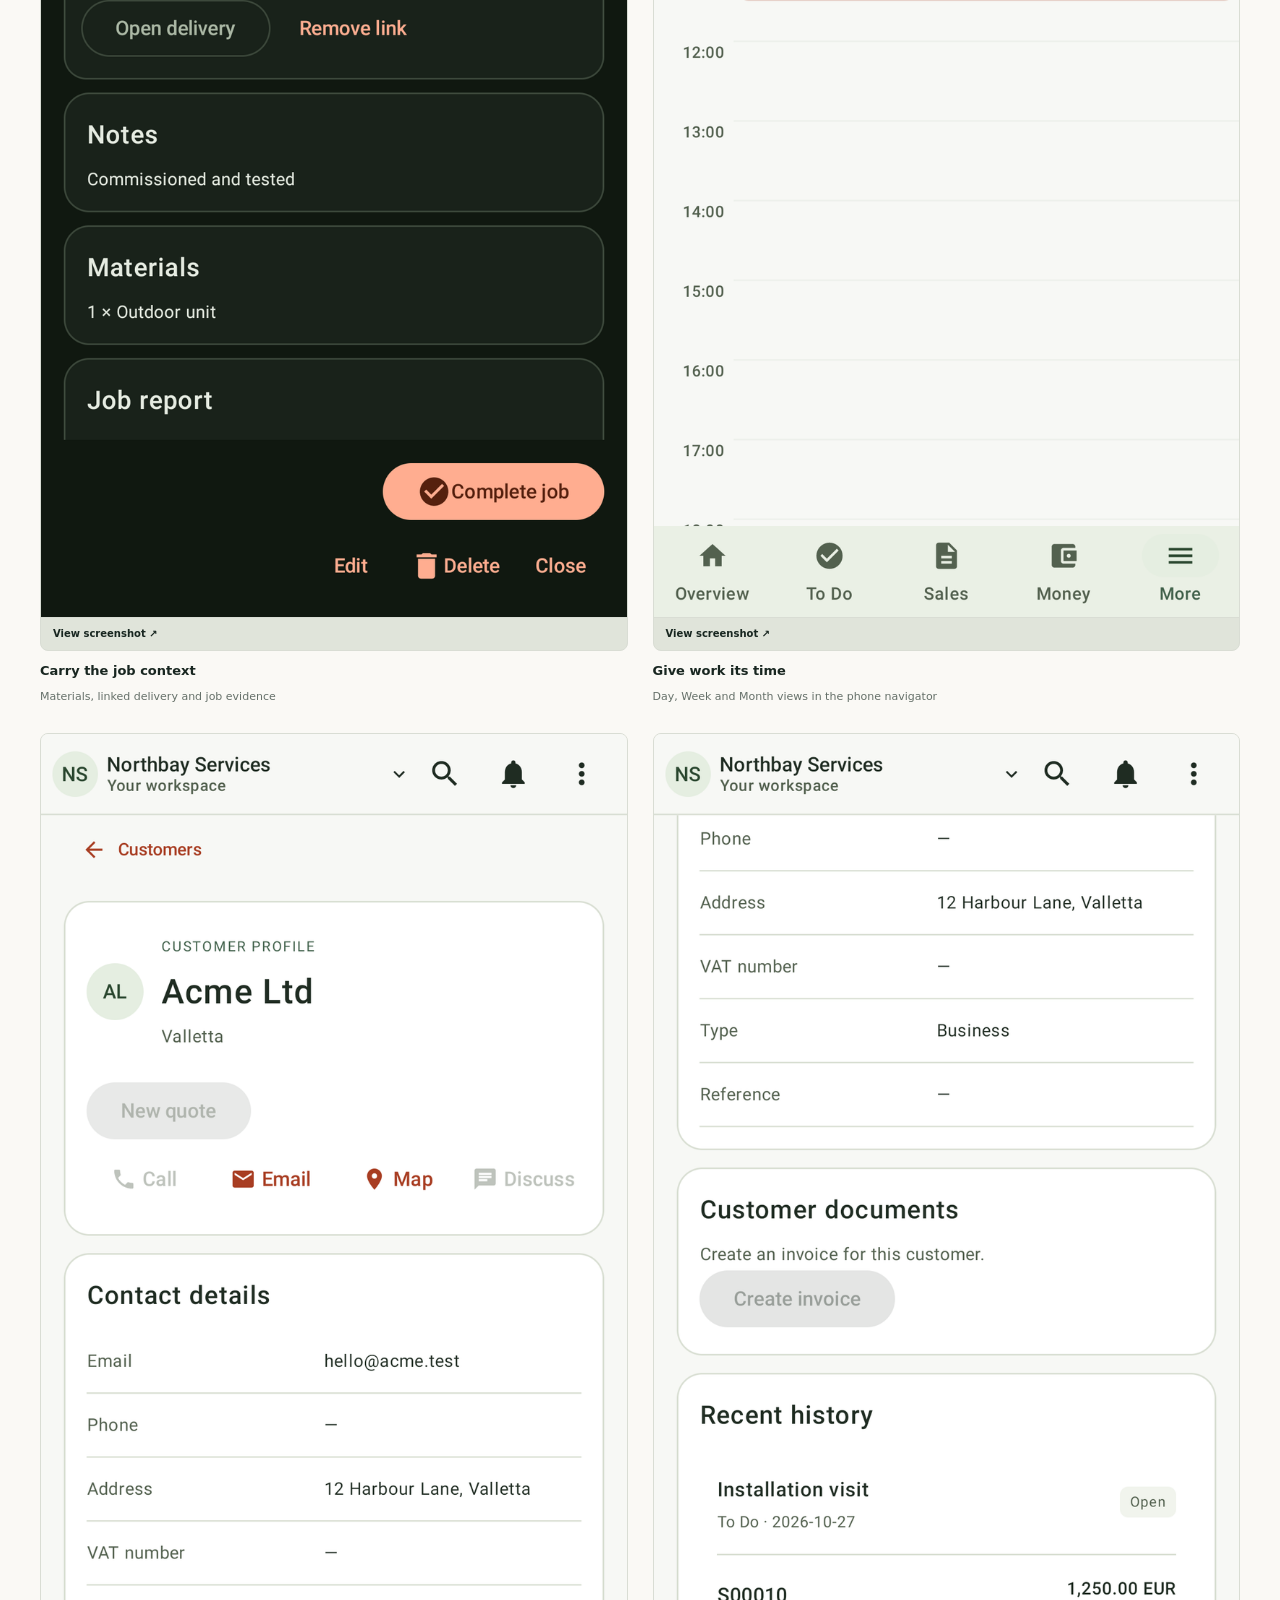
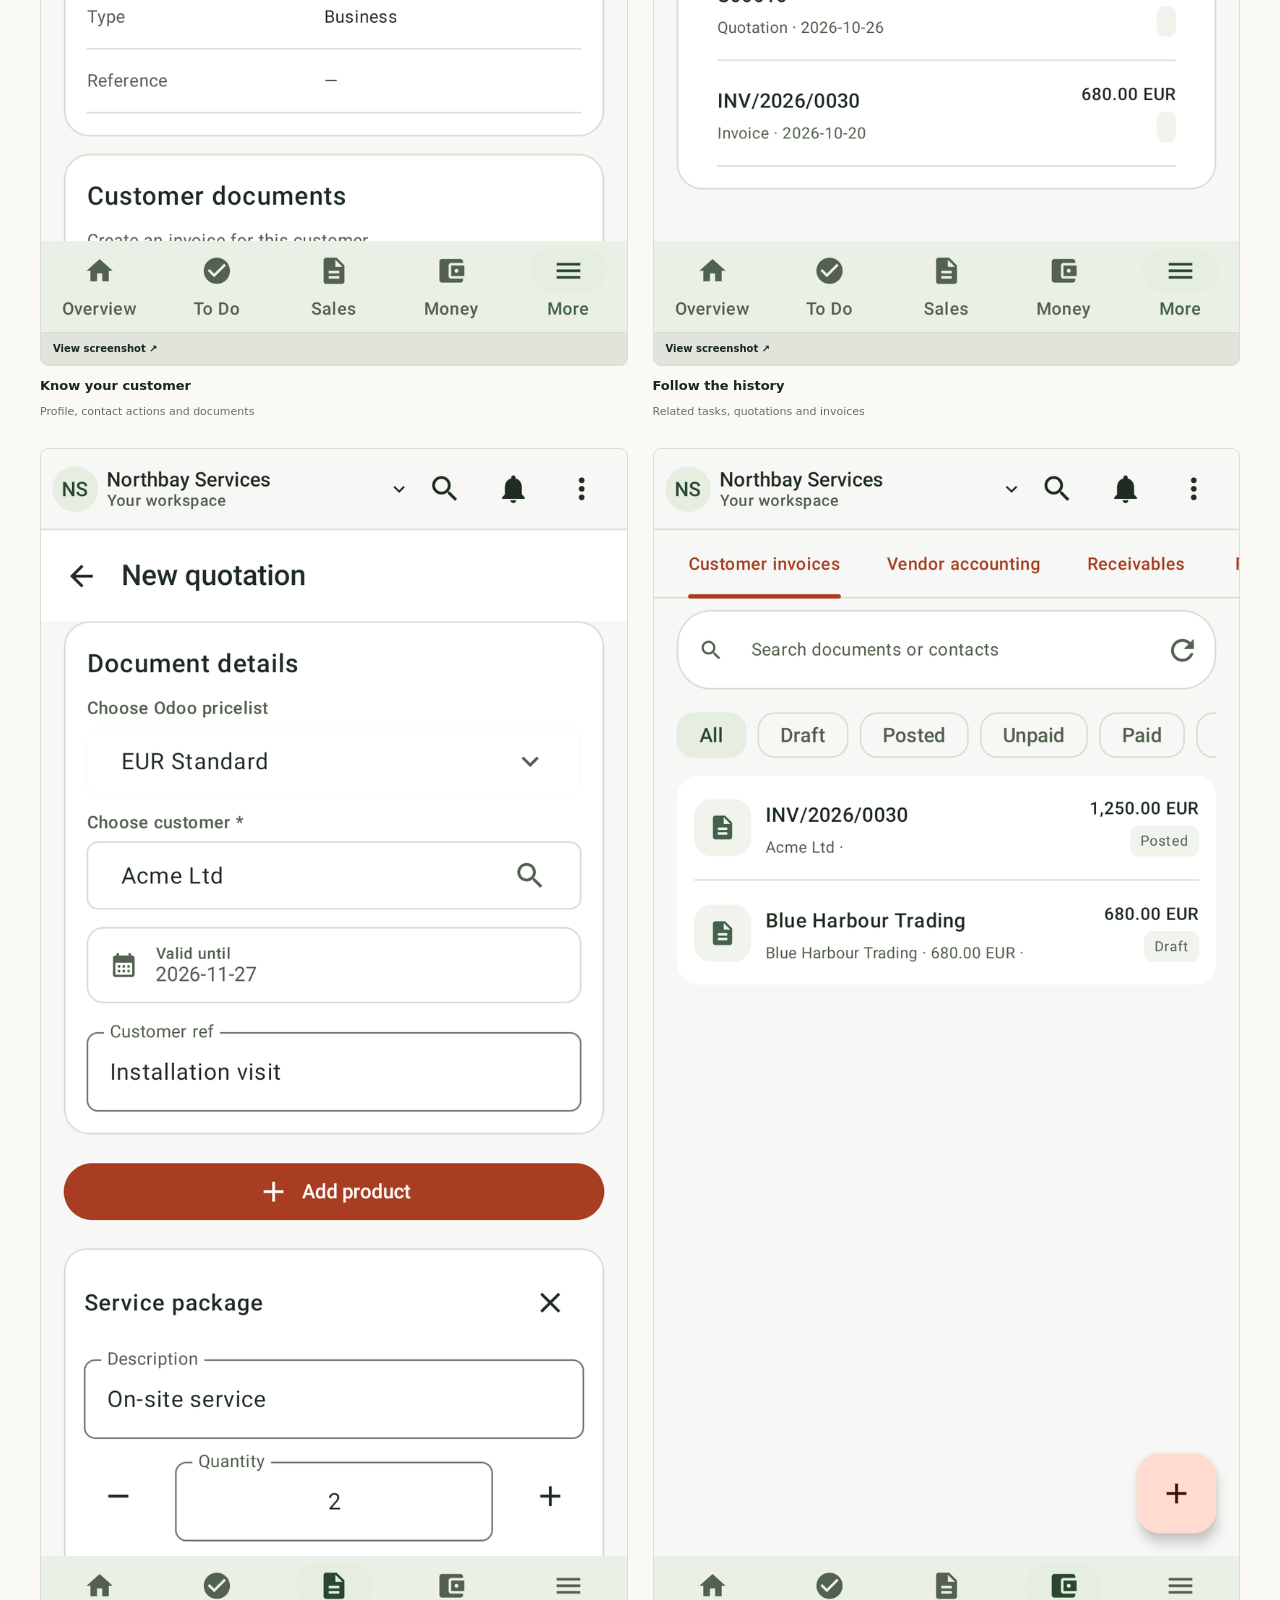
<file: odoo-mobile-showcase.html>
<!doctype html>
<html lang="en"><head><meta charset="utf-8"><meta name="viewport" content="width=device-width,initial-scale=1">
<link rel="canonical" href="https://biznii.com/odoo-mobile.html"><meta http-equiv="refresh" content="0;url=odoo-mobile.html">
<title>BizNii for Odoo</title><script>
const redirects = {'#demo':'#explore','#get-app':'#coming-soon','#contact':'#coming-soon'};
location.replace('odoo-mobile.html'+(redirects[location.hash]||location.hash));
</script></head><body><p><a href="odoo-mobile.html">Explore BizNii for Odoo</a></p><!-- Cloudflare Web Analytics -->
<script type="module" src="https://static.cloudflareinsights.com/beacon.min.js" data-cf-beacon='{"token": "ae1a427bfd8e427790dfe7327095af80"}'></script>
<!-- End Cloudflare Web Analytics -->
</body></html>
</file>
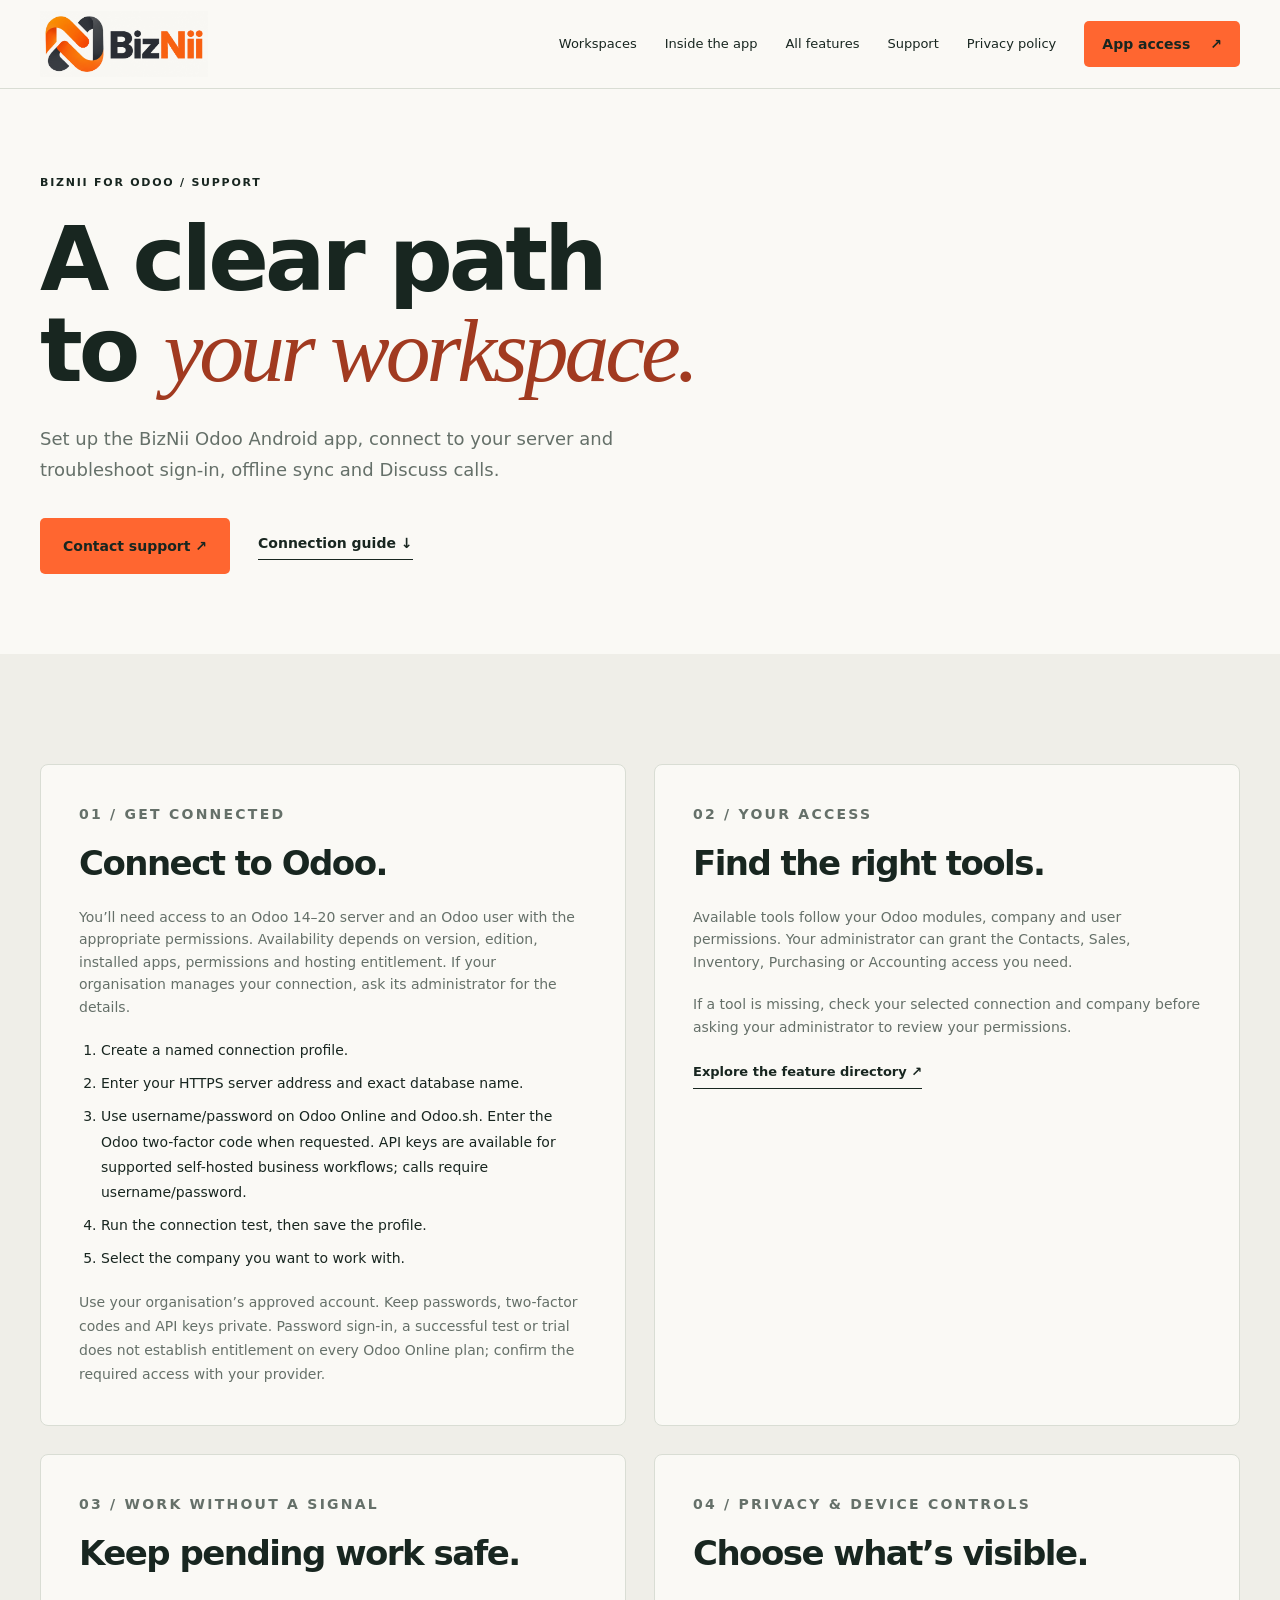
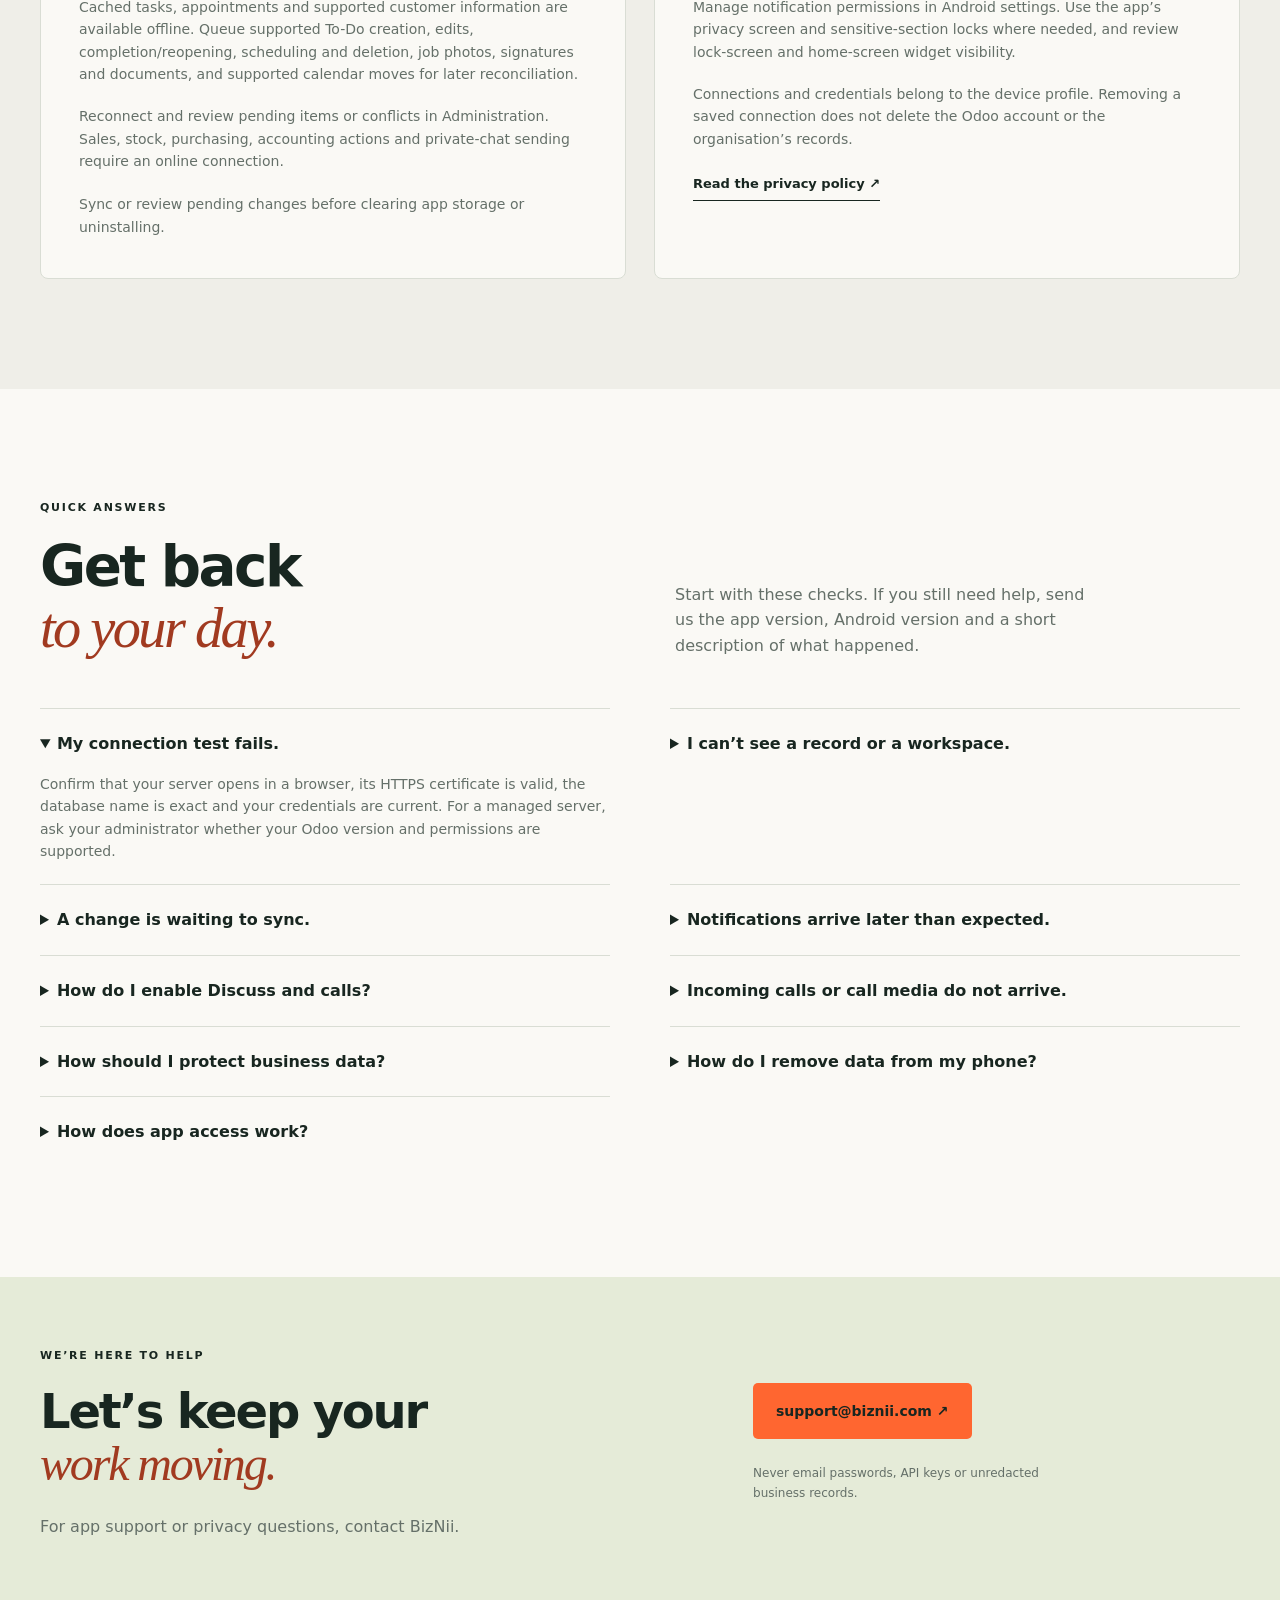
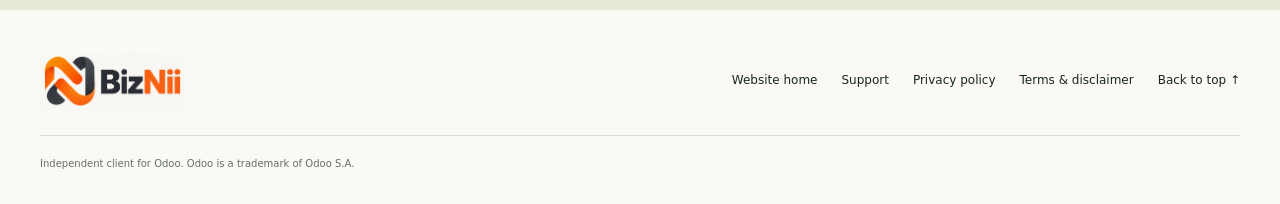
<file: odoo-mobile-support.html>
<!doctype html>
<html lang="en"><head><meta charset="utf-8"><meta name="viewport" content="width=device-width, initial-scale=1"><meta name="theme-color" content="#FF6630"><meta name="description" content="Set up the BizNii Odoo Android app: server connections, two-factor sign-in, supported Odoo versions, offline sync, Discuss calls and troubleshooting."><title>Odoo Android App Setup &amp; Support | BizNii</title><link rel="icon" href="favicon.png?v=3" type="image/png"><link rel="stylesheet" href="odoo-mobile-showcase.css?v=6326d0783b"><script defer src="odoo-mobile-showcase.js?v=5b9981a362"></script><link rel="canonical" href="https://biznii.com/odoo-mobile-support.html"></head><body>
  <a class="skip" href="#main">Skip to content</a>
  <header class="header">
    <div class="wrap nav">
      <a class="wordmark" href="index.html" aria-label="BizNii home"><img class="site-logo" src="biznii-logo.png?v=3" alt="BizNii" width="1169" height="466"></a>
      <button id="menu-toggle" class="menu-toggle" type="button" aria-controls="navigation" aria-expanded="false" aria-label="Open navigation">Menu <span>＋</span></button>
      <nav id="navigation" aria-label="Main navigation"><a href="odoo-mobile.html#workspaces">Workspaces</a><a href="odoo-mobile.html#explore">Inside the app</a><a href="odoo-mobile.html#feature-directory">All features</a><a href="odoo-mobile-support.html">Support</a><a href="odoo-mobile-privacy.html">Privacy policy</a><a class="button small" href="odoo-mobile.html#app-access">App access <span aria-hidden="true">↗</span></a></nav>
    </div>
  </header>
<main id="main"><section class="document-hero wrap"><p class="eyebrow">BIZNII FOR ODOO / SUPPORT</p><h1>A clear path<br>to <em>your workspace.</em></h1><p class="lead">Set up the BizNii Odoo Android app, connect to your server and troubleshoot sign-in, offline sync and Discuss calls.</p><div class="actions"><a class="button" href="mailto:support@biznii.com">Contact support ↗</a><a class="text-link" href="#connection">Connection guide ↓</a></div></section><section class="soft"><div class="wrap service-grid section"><article class="service-card" id="connection"><p class="eyebrow">01 / GET CONNECTED</p><h2>Connect to Odoo.</h2><p>You’ll need access to an Odoo 14–20 server and an Odoo user with the appropriate permissions. Availability depends on version, edition, installed apps, permissions and hosting entitlement. If your organisation manages your connection, ask its administrator for the details.</p><ol><li>Create a named connection profile.</li><li>Enter your HTTPS server address and exact database name.</li><li>Use username/password on Odoo Online and Odoo.sh. Enter the Odoo two-factor code when requested. API keys are available for supported self-hosted business workflows; calls require username/password.</li><li>Run the connection test, then save the profile.</li><li>Select the company you want to work with.</li></ol><p class="fine">Use your organisation’s approved account. Keep passwords, two-factor codes and API keys private. Password sign-in, a successful test or trial does not establish entitlement on every Odoo Online plan; confirm the required access with your provider.</p></article><article class="service-card"><p class="eyebrow">02 / YOUR ACCESS</p><h2>Find the right tools.</h2><p>Available tools follow your Odoo modules, company and user permissions. Your administrator can grant the Contacts, Sales, Inventory, Purchasing or Accounting access you need.</p><p>If a tool is missing, check your selected connection and company before asking your administrator to review your permissions.</p><a class="text-link" href="odoo-mobile.html#feature-directory">Explore the feature directory ↗</a></article><article class="service-card"><p class="eyebrow">03 / WORK WITHOUT A SIGNAL</p><h2>Keep pending work safe.</h2><p>Cached tasks, appointments and supported customer information are available offline. Queue supported To-Do creation, edits, completion/reopening, scheduling and deletion, job photos, signatures and documents, and supported calendar moves for later reconciliation.</p><p>Reconnect and review pending items or conflicts in Administration. Sales, stock, purchasing, accounting actions and private-chat sending require an online connection.</p><p class="fine">Sync or review pending changes before clearing app storage or uninstalling.</p></article><article class="service-card"><p class="eyebrow">04 / PRIVACY & DEVICE CONTROLS</p><h2>Choose what’s visible.</h2><p>Manage notification permissions in Android settings. Use the app’s privacy screen and sensitive-section locks where needed, and review lock-screen and home-screen widget visibility.</p><p>Connections and credentials belong to the device profile. Removing a saved connection does not delete the Odoo account or the organisation’s records.</p><a class="text-link" href="odoo-mobile-privacy.html">Read the privacy policy ↗</a></article></div></section><section class="section wrap"><div class="section-heading"><p class="eyebrow">QUICK ANSWERS</p><h2>Get back<br><em>to your day.</em></h2><p>Start with these checks. If you still need help, send us the app version, Android version and a short description of what happened.</p></div><div class="faq"><details open><summary>My connection test fails.</summary><p>Confirm that your server opens in a browser, its HTTPS certificate is valid, the database name is exact and your credentials are current. For a managed server, ask your administrator whether your Odoo version and permissions are supported.</p></details><details><summary>I can’t see a record or a workspace.</summary><p>Check the selected company and connection. Odoo access rules still apply, and optional modules or fields may not be available on your server.</p></details><details><summary>A change is waiting to sync.</summary><p>Reconnect to the same Odoo profile and review queue health or conflict details in Administration. Keep the pending work on the device until you have confirmed the result.</p></details><details><summary>Notifications arrive later than expected.</summary><p>Check Android notification and alarm permissions, battery restrictions and the app’s reminder settings. For overdue tasks, refresh To Do, then use Settings → Notifications → Show overdue summary now. Expand the notification to see available task details; lock-screen content is redacted. For live Discuss and incoming calls, enable the background listener, allow notifications and Android permission for it to run, and keep its quiet status notification enabled. Periodic checks remain a fallback. Force-stop, process termination and battery restrictions can prevent delivery.</p></details><details><summary>How do I enable Discuss and calls?</summary><p>Use a supported password-session connection for live Discuss. Calls need a supported regular Odoo 16–20 release, username/password and a private conversation. Odoo 14/15, API keys and unsupported rolling Online builds do not support calls. Allow microphone access for voice; allow camera access for video. You can answer a video invitation with Audio only. Calls support two participants.</p></details><details><summary>Incoming calls or call media do not arrive.</summary><p>Check listener opt-in, notification permission and Android’s background and full-screen notification settings. Keep the listener’s quiet notification enabled. Reopen the app after a force-stop or process termination. Confirm the account and Odoo release support calling. On Wi-Fi or mobile data, ask your administrator to check Odoo signalling and configured STUN/TURN services; restrictive networks may need an available relay. A media-status throttling notice does not necessarily mean flowing audio/video has ended; avoid repeated retries during a cooldown.</p></details><details><summary>How should I protect business data?</summary><p>Keep regular Odoo server backups and test that they can be restored. Verify critical transactions in Odoo, review pending changes after an interruption, and report unexpected behaviour promptly. Manage access permissions through Odoo. Read our <a href="/odoo/terms/">Terms of Use and Disclaimer</a>.</p></details><details><summary>How do I remove data from my phone?</summary><p>Delete a saved connection to remove its profile and credential. Supported cache clearing is available in Administration. To remove all app-private device data, use Android’s Clear storage option or uninstall. This does not delete records held on the Odoo server.</p></details><details><summary>How does app access work?</summary><p>Install <a href="https://play.google.com/store/apps/details?id=com.biznii.bizniiforodoo">BizNii for Odoo from Google Play</a>. Start your free, full-access 3-day trial (72 hours) after connecting to Odoo, with no automatic charge. The trial includes every app feature; your Odoo modules and user permissions determine the workflows available to your account. Lifetime access is a separate one-time Google Play purchase. Use Restore purchase with the Play account associated with your installation to recover an eligible purchase.</p></details></div></section><section class="contact-strip"><div class="wrap"><div><p class="eyebrow">WE’RE HERE TO HELP</p><h2>Let’s keep your<br><em>work moving.</em></h2><p>For app support or privacy questions, contact BizNii.</p></div><div><a class="button" href="mailto:support@biznii.com">support@biznii.com ↗</a><p class="fine">Never email passwords, API keys or unredacted business records.</p></div></div></section></main>
  <footer class="wrap footer"><a class="wordmark" href="index.html" aria-label="BizNii home"><img class="site-logo" src="biznii-logo.png?v=3" alt="BizNii" width="1169" height="466"></a><nav aria-label="Footer"><a href="index.html">Website home</a><a href="odoo-mobile-support.html">Support</a><a href="odoo-mobile-privacy.html">Privacy policy</a><a href="/odoo/terms/">Terms &amp; disclaimer</a><a href="#main">Back to top ↑</a></nav><p>Independent client for Odoo. Odoo is a trademark of Odoo S.A. </p></footer>
<!-- Cloudflare Web Analytics -->
<script type="module" src="https://static.cloudflareinsights.com/beacon.min.js" data-cf-beacon='{"token": "ae1a427bfd8e427790dfe7327095af80"}'></script>
<!-- End Cloudflare Web Analytics -->
</body></html>
</file>
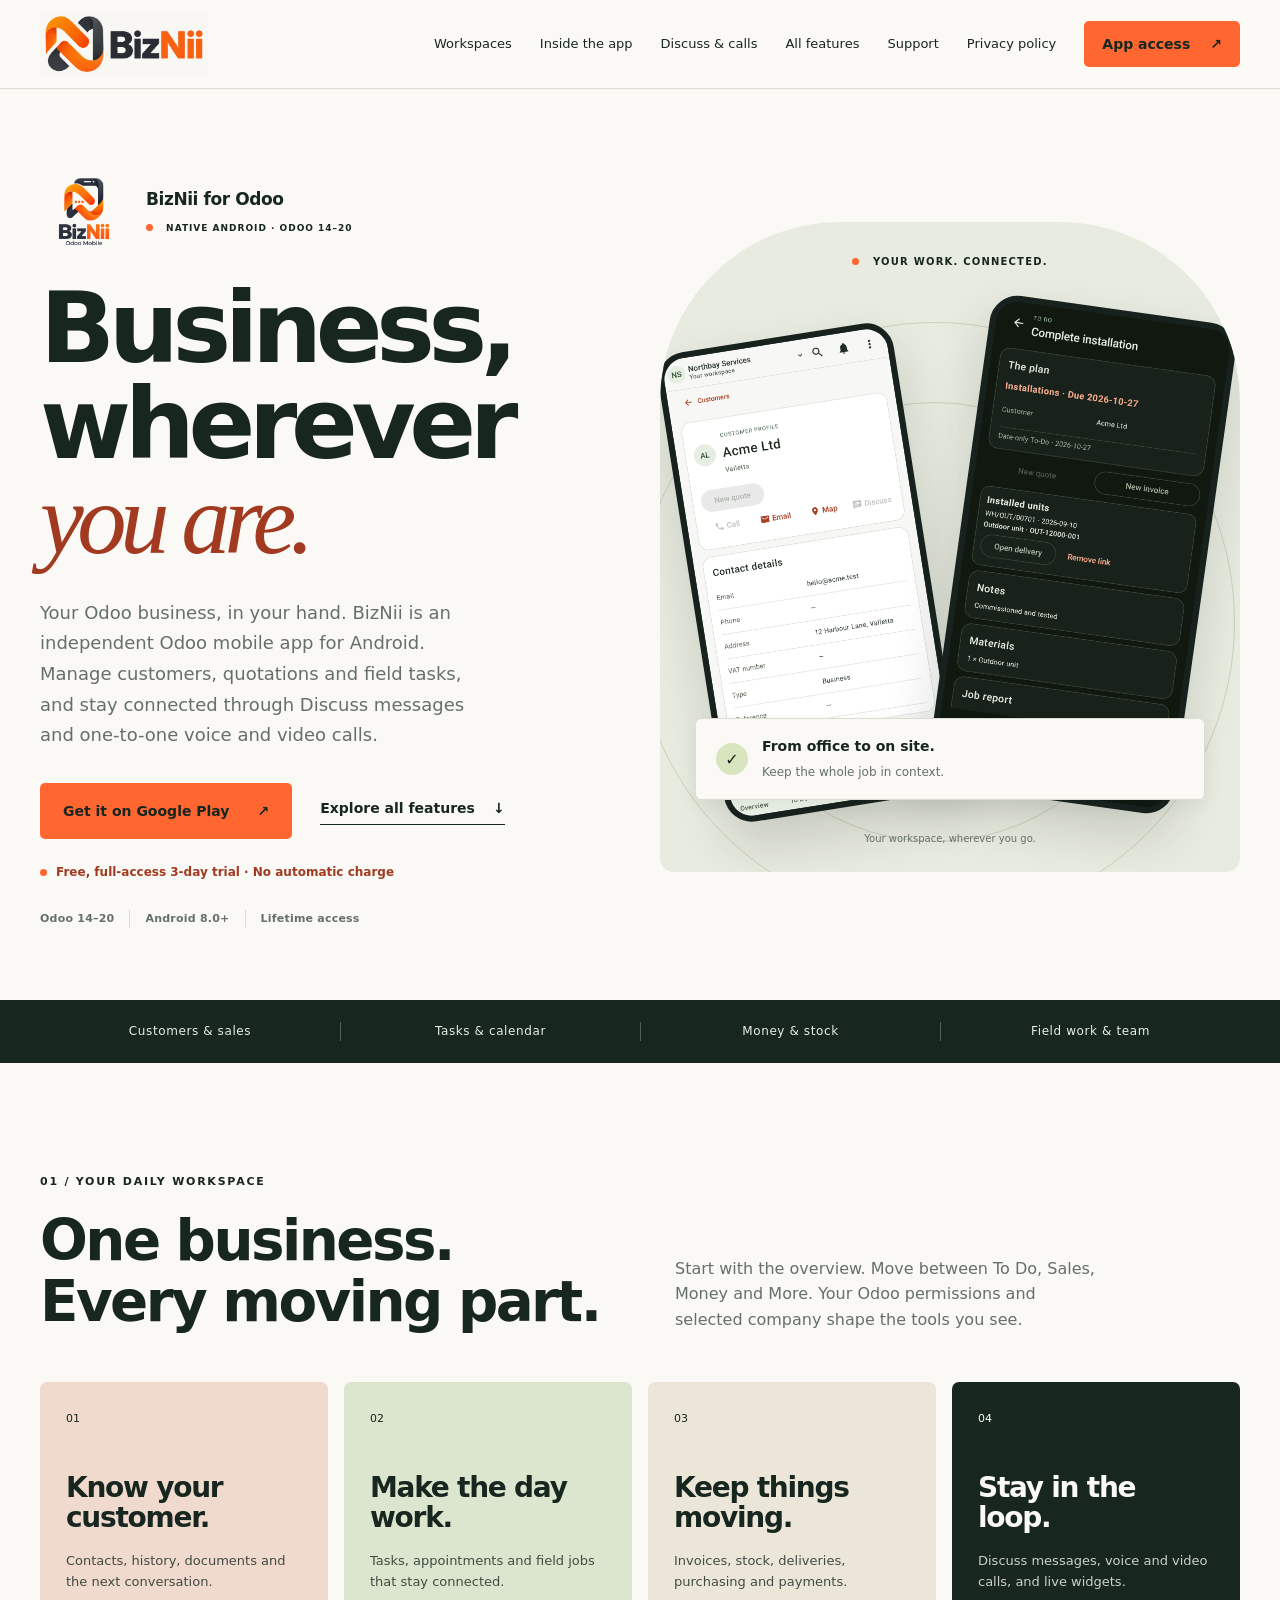
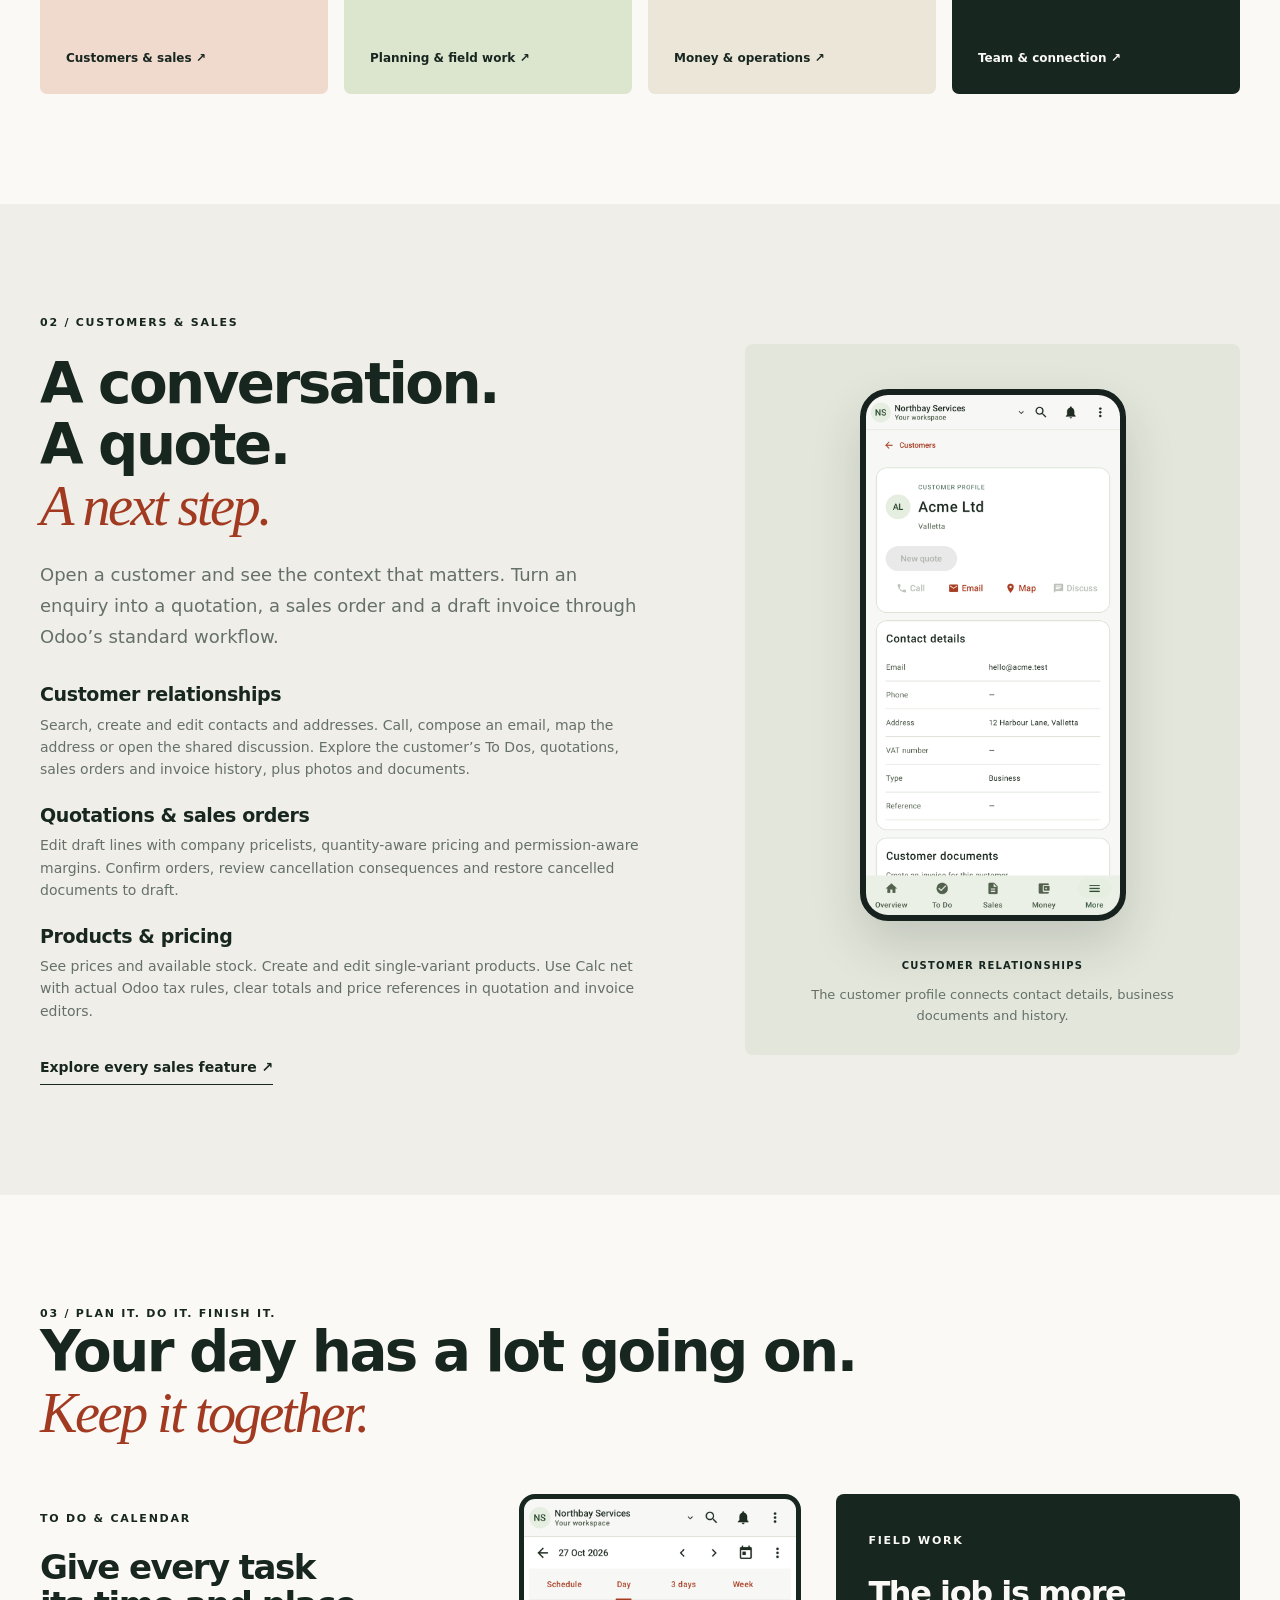
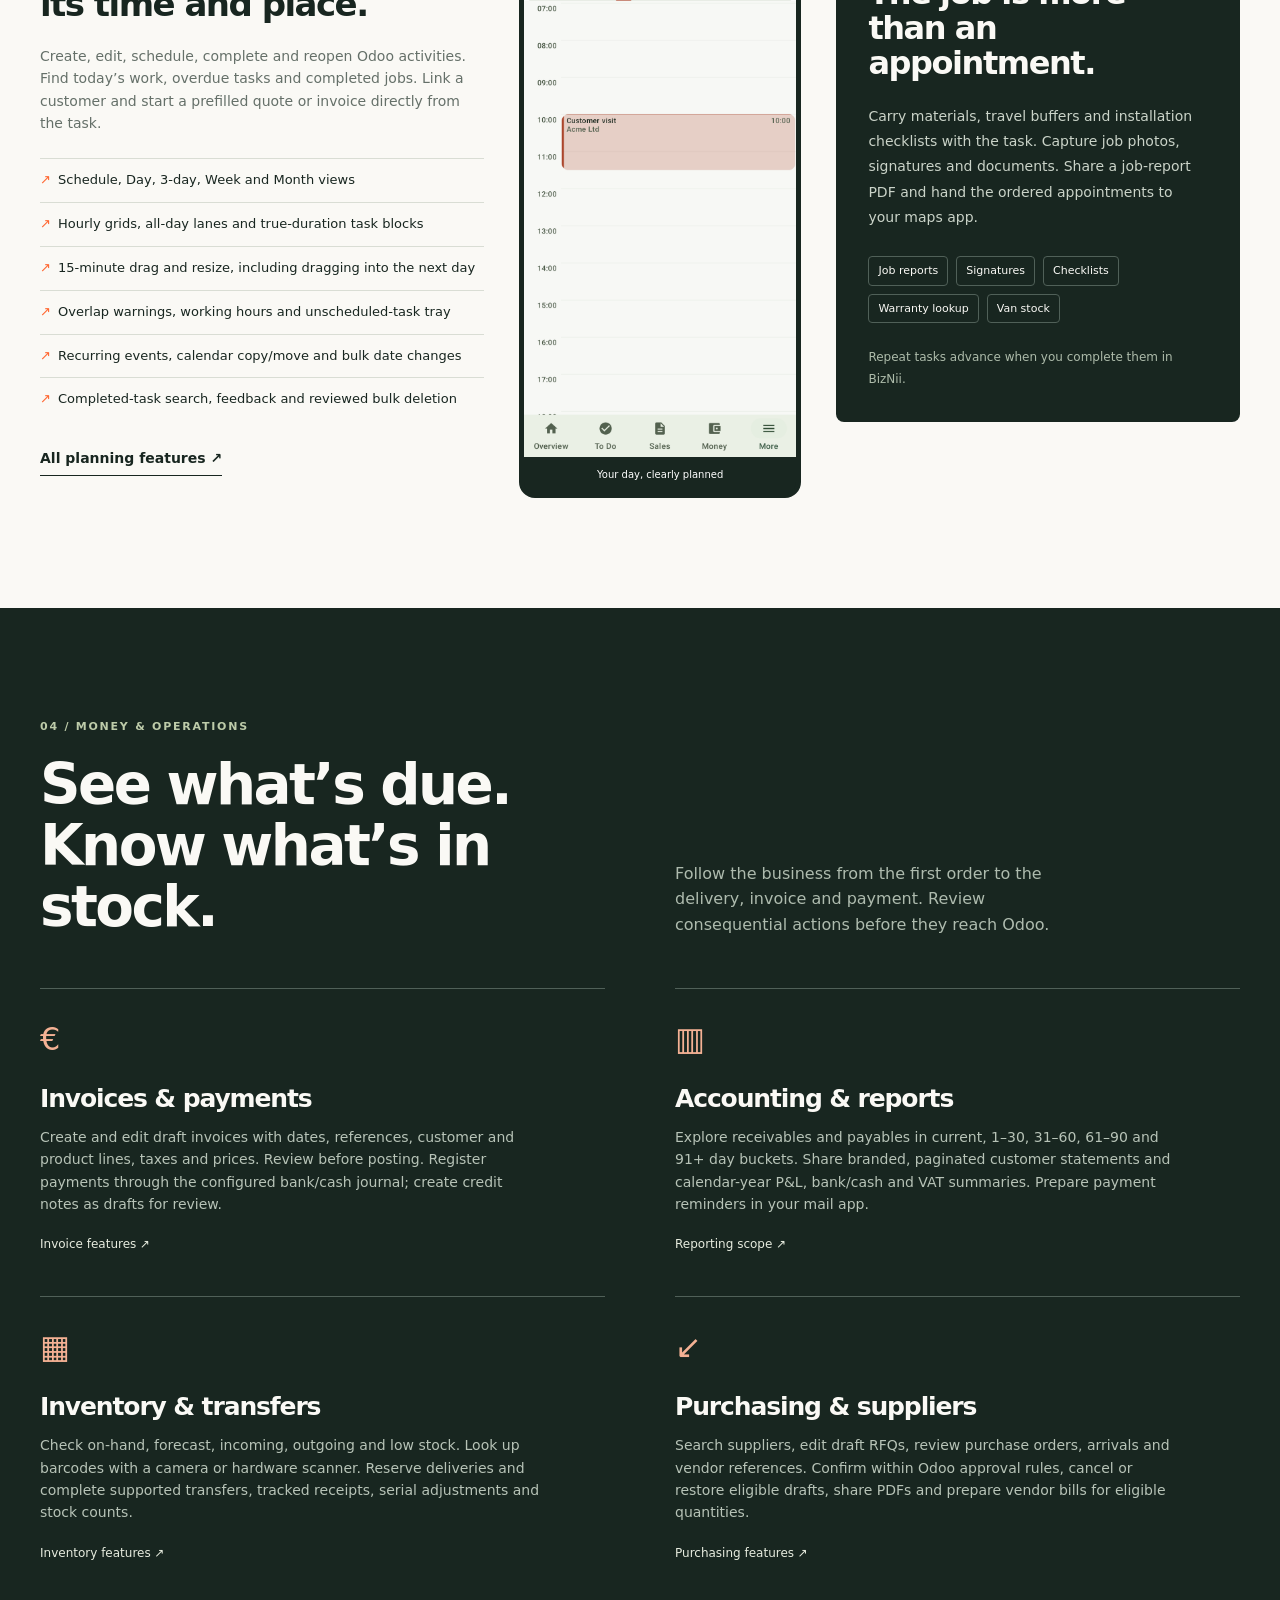
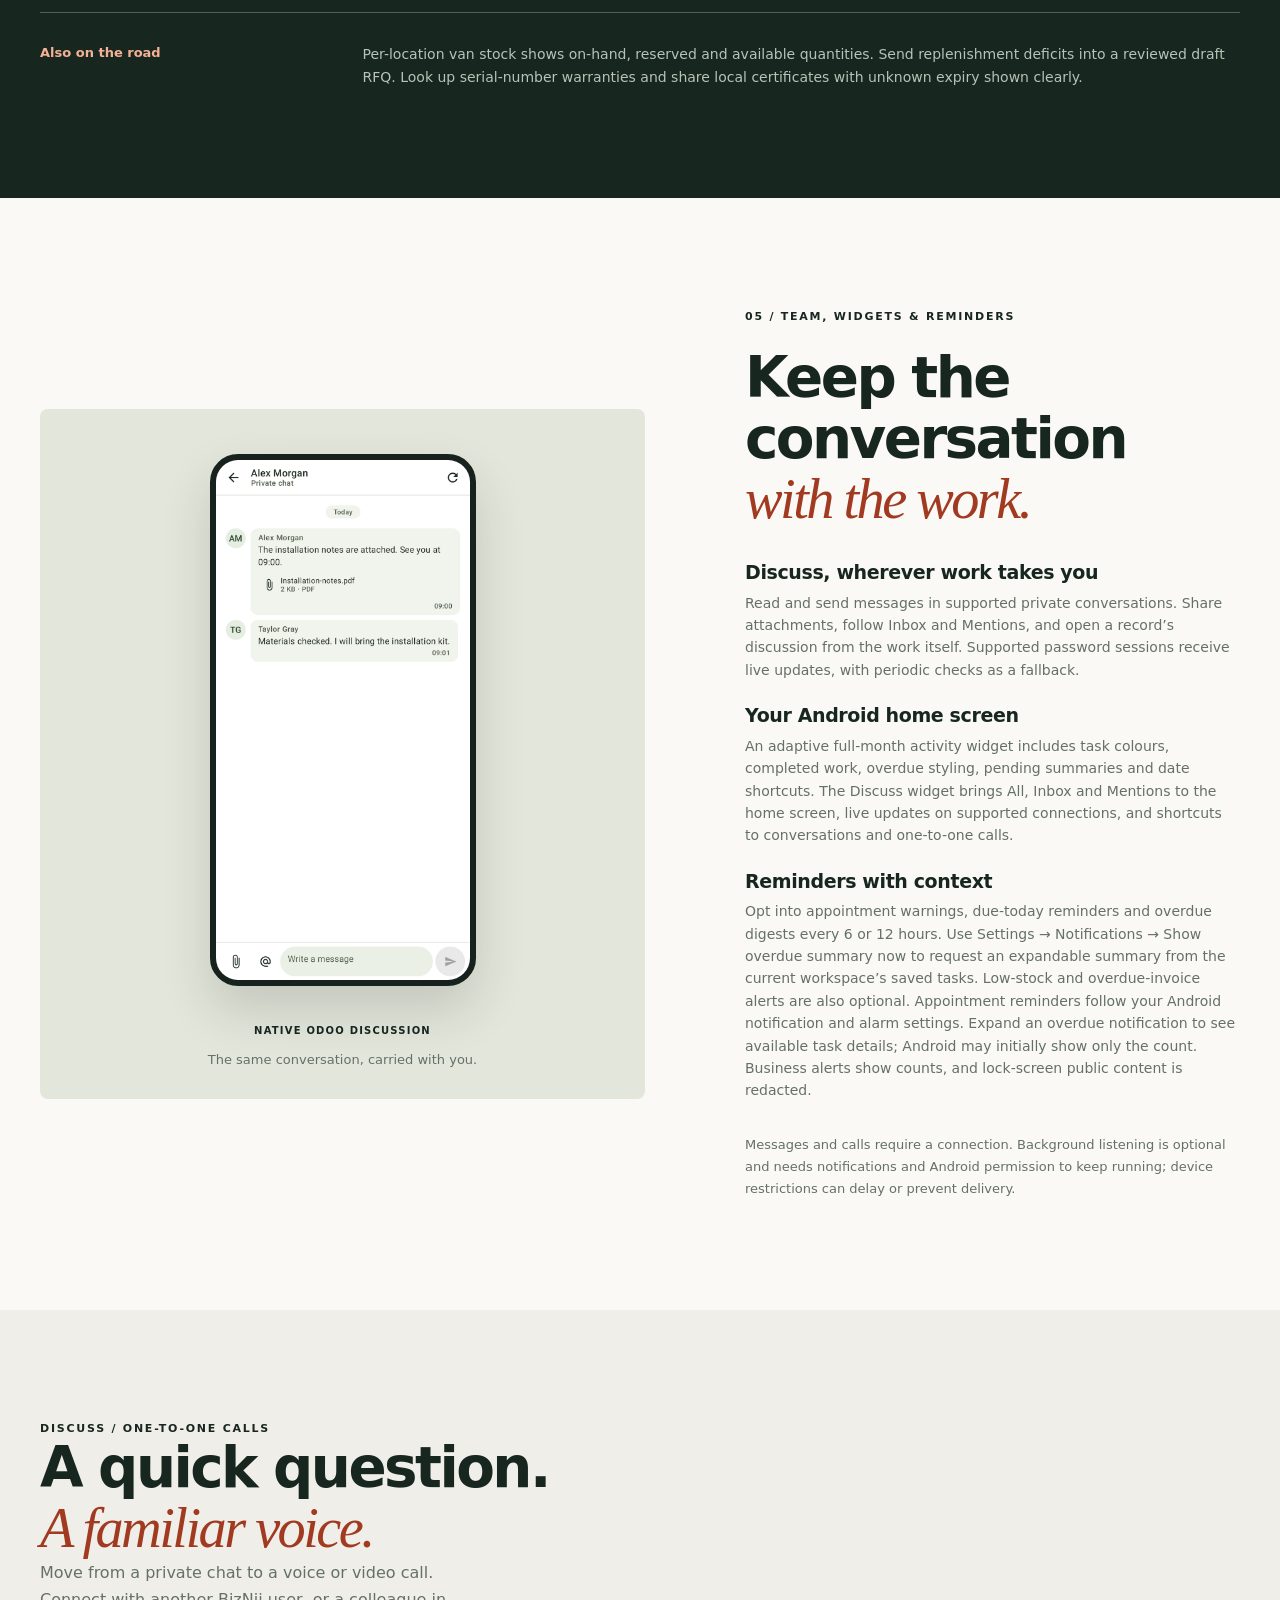
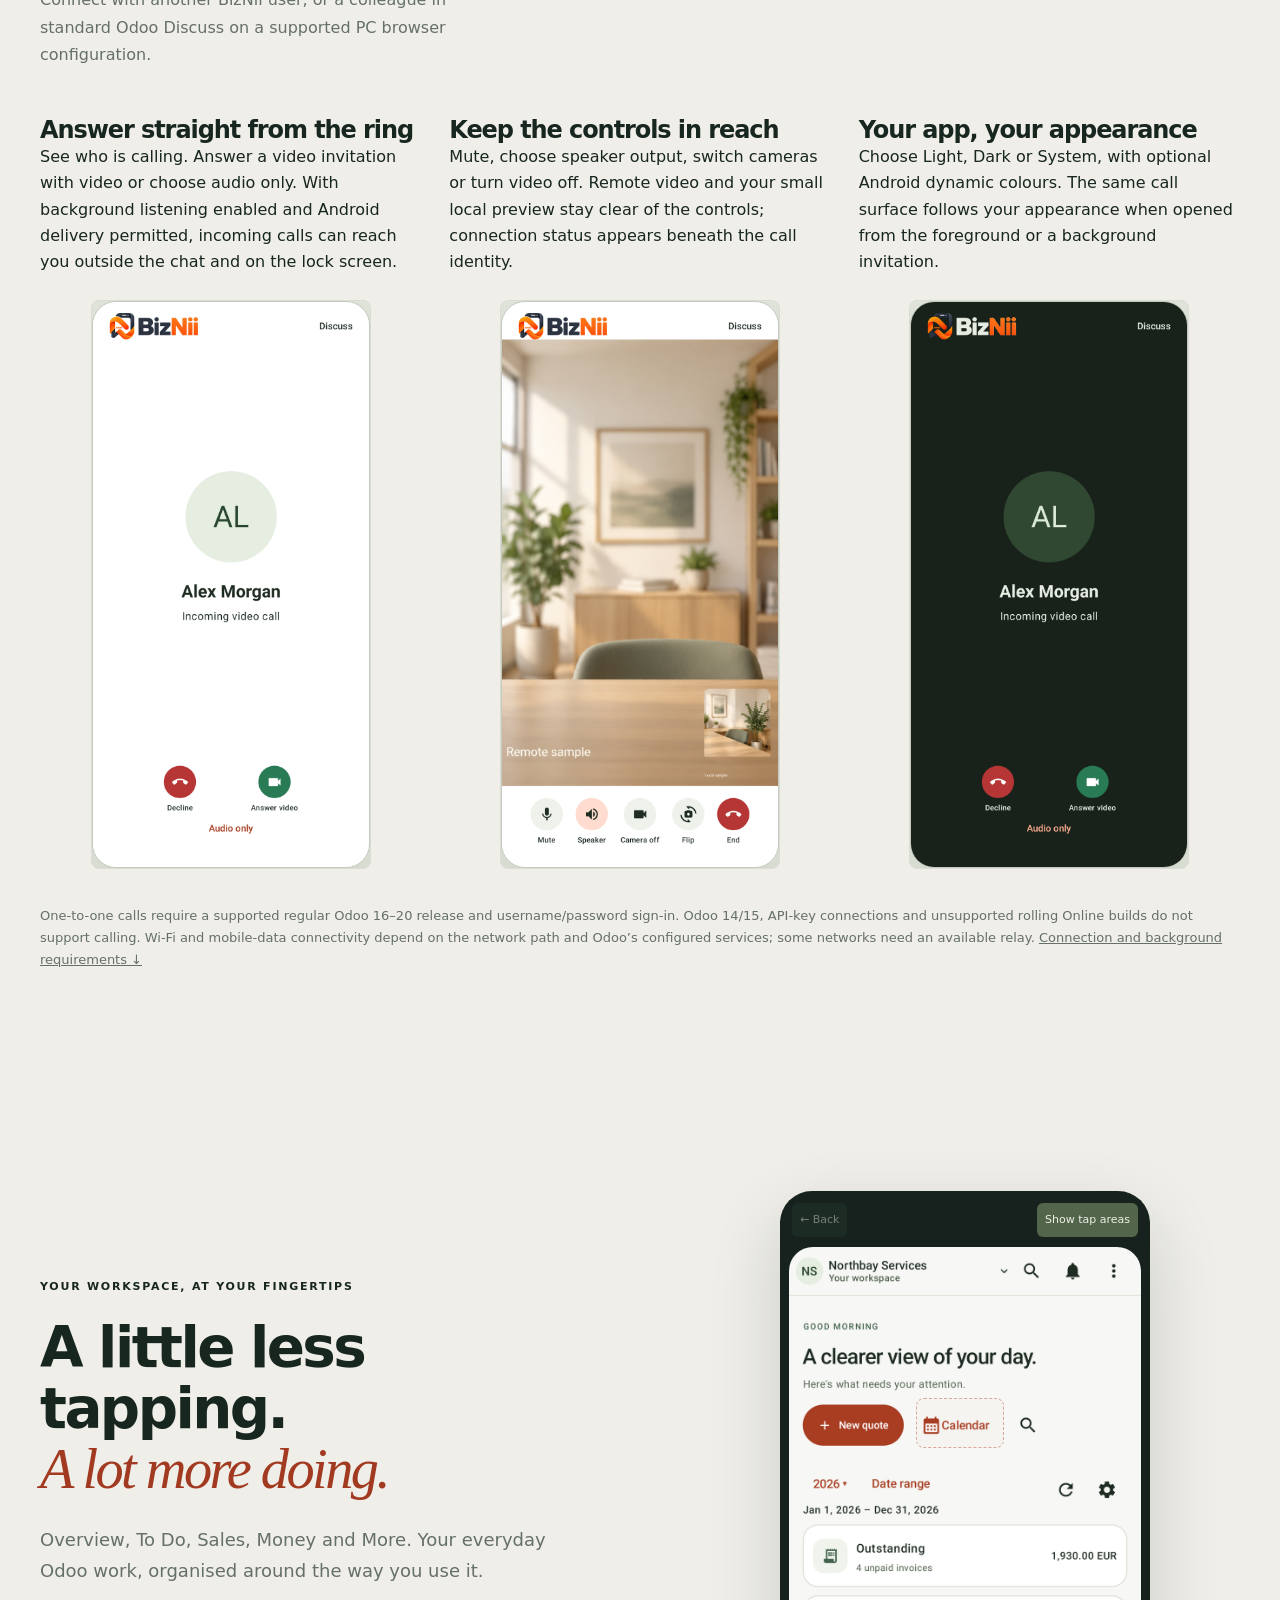
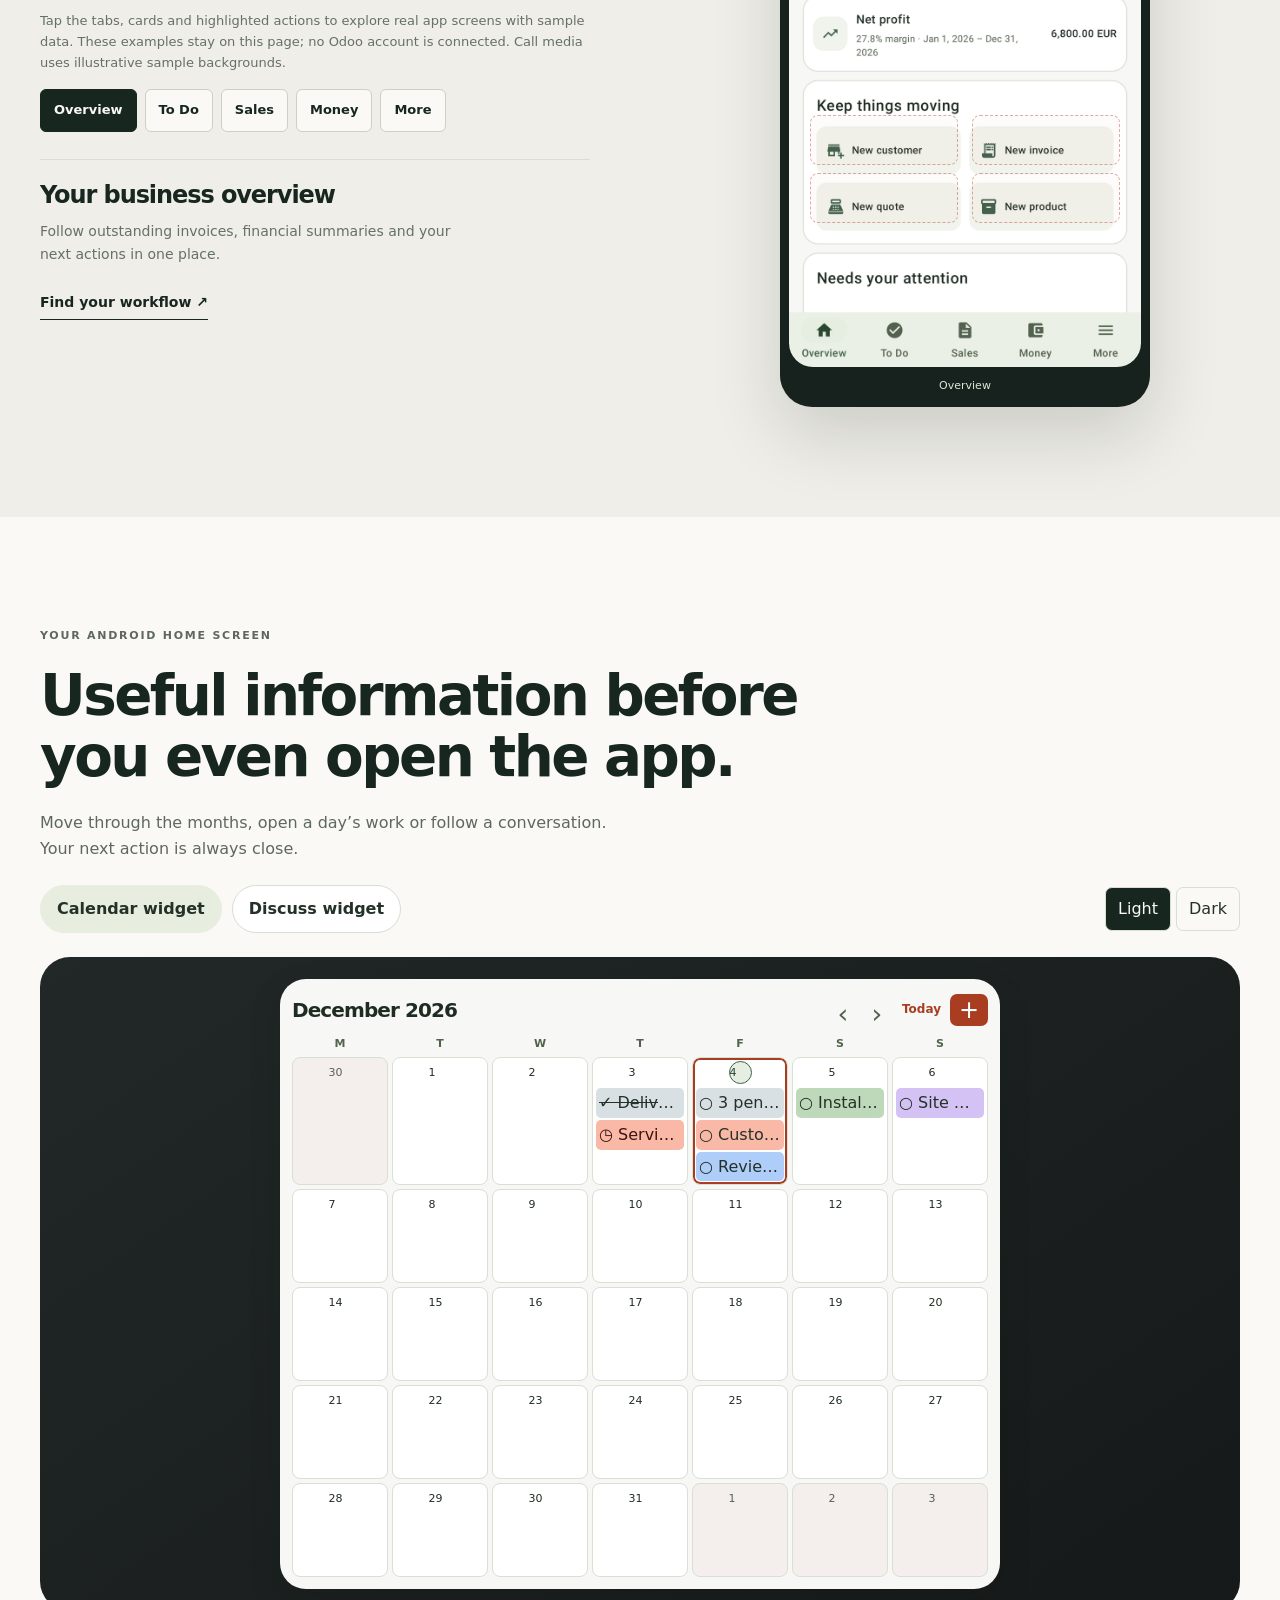
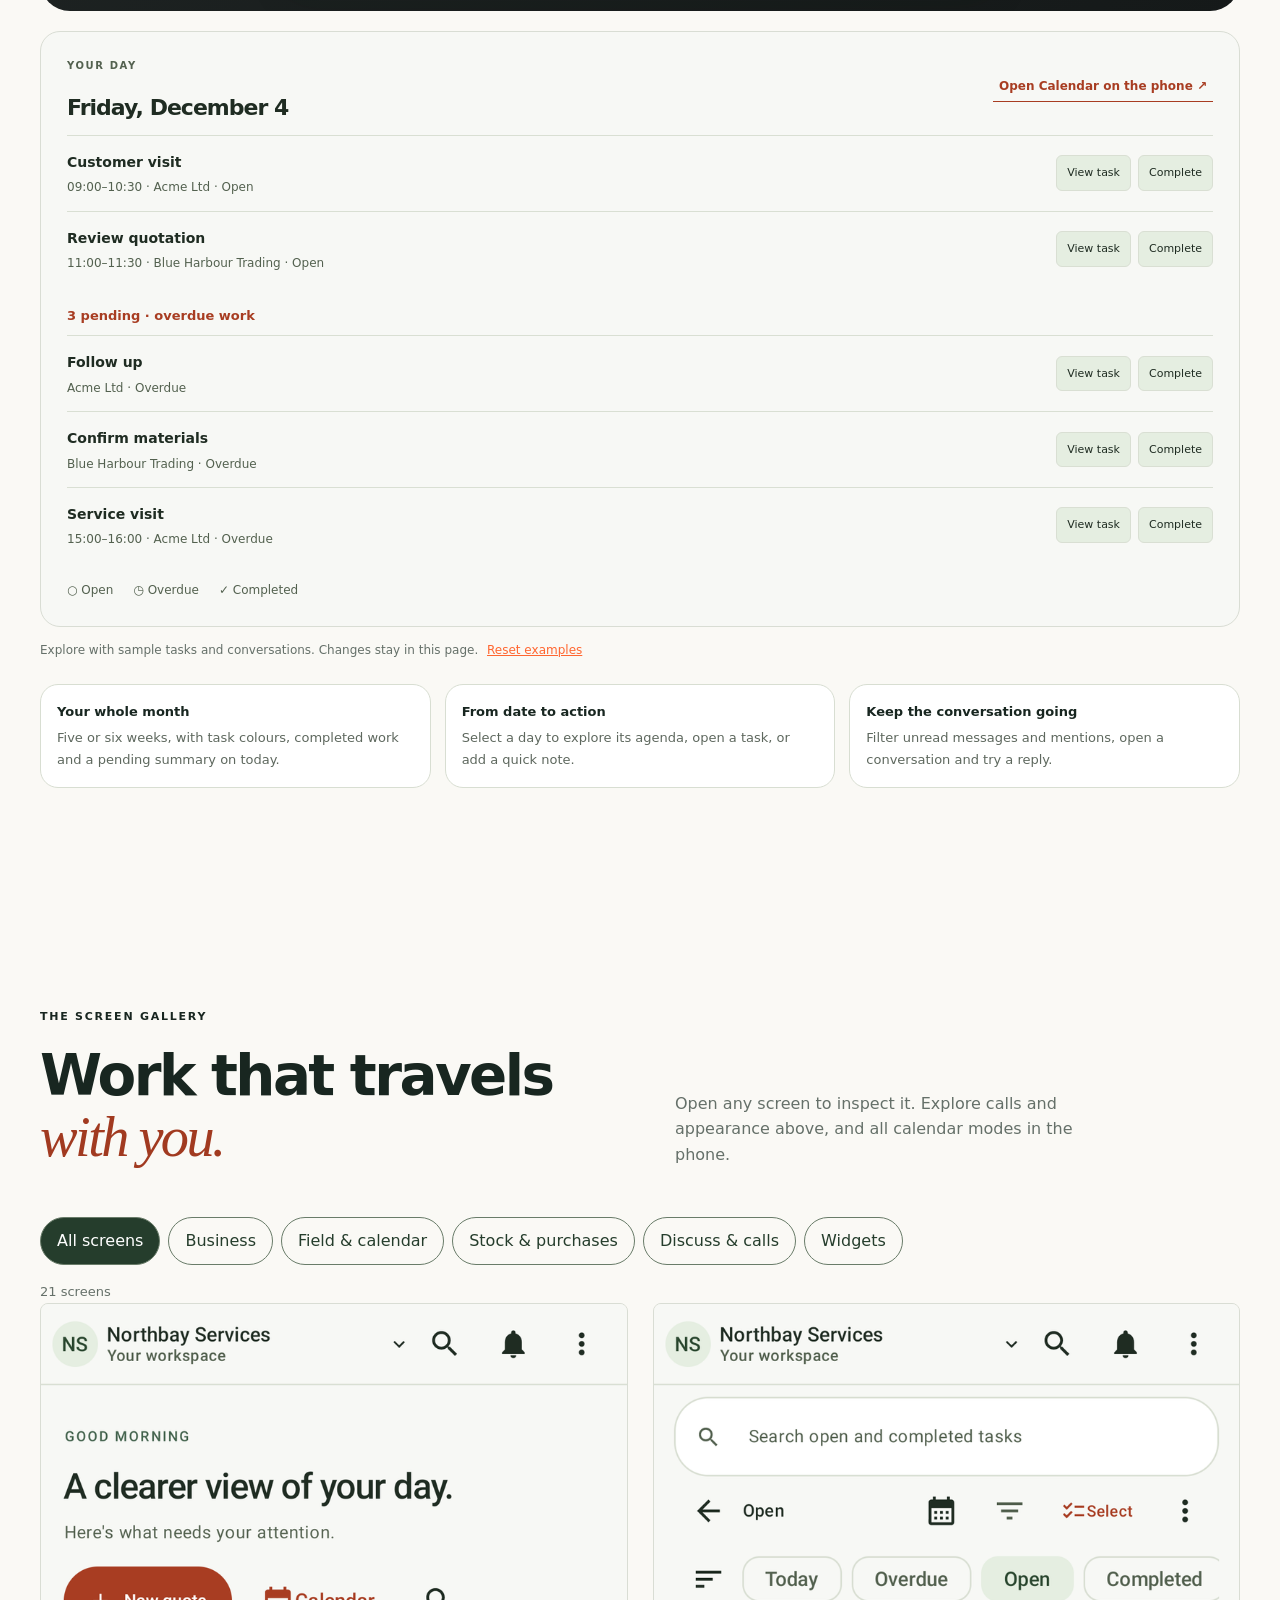
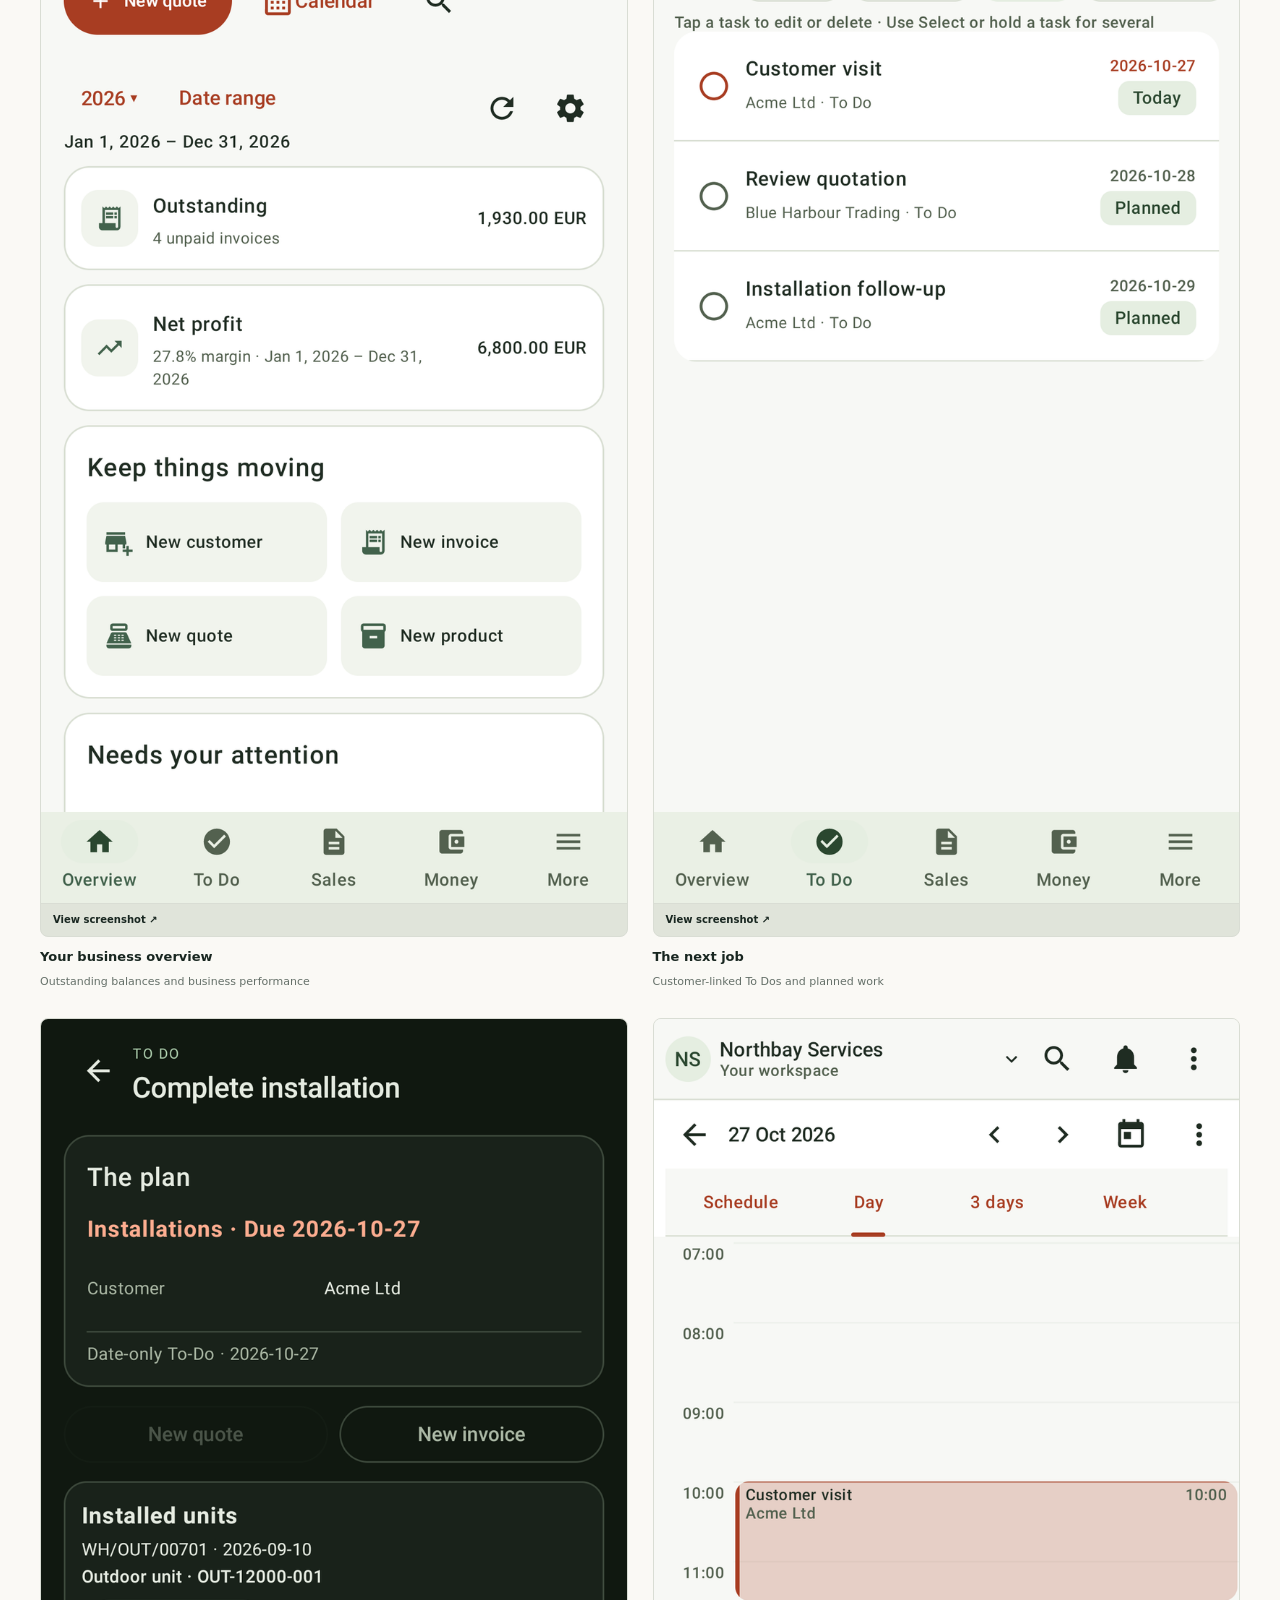
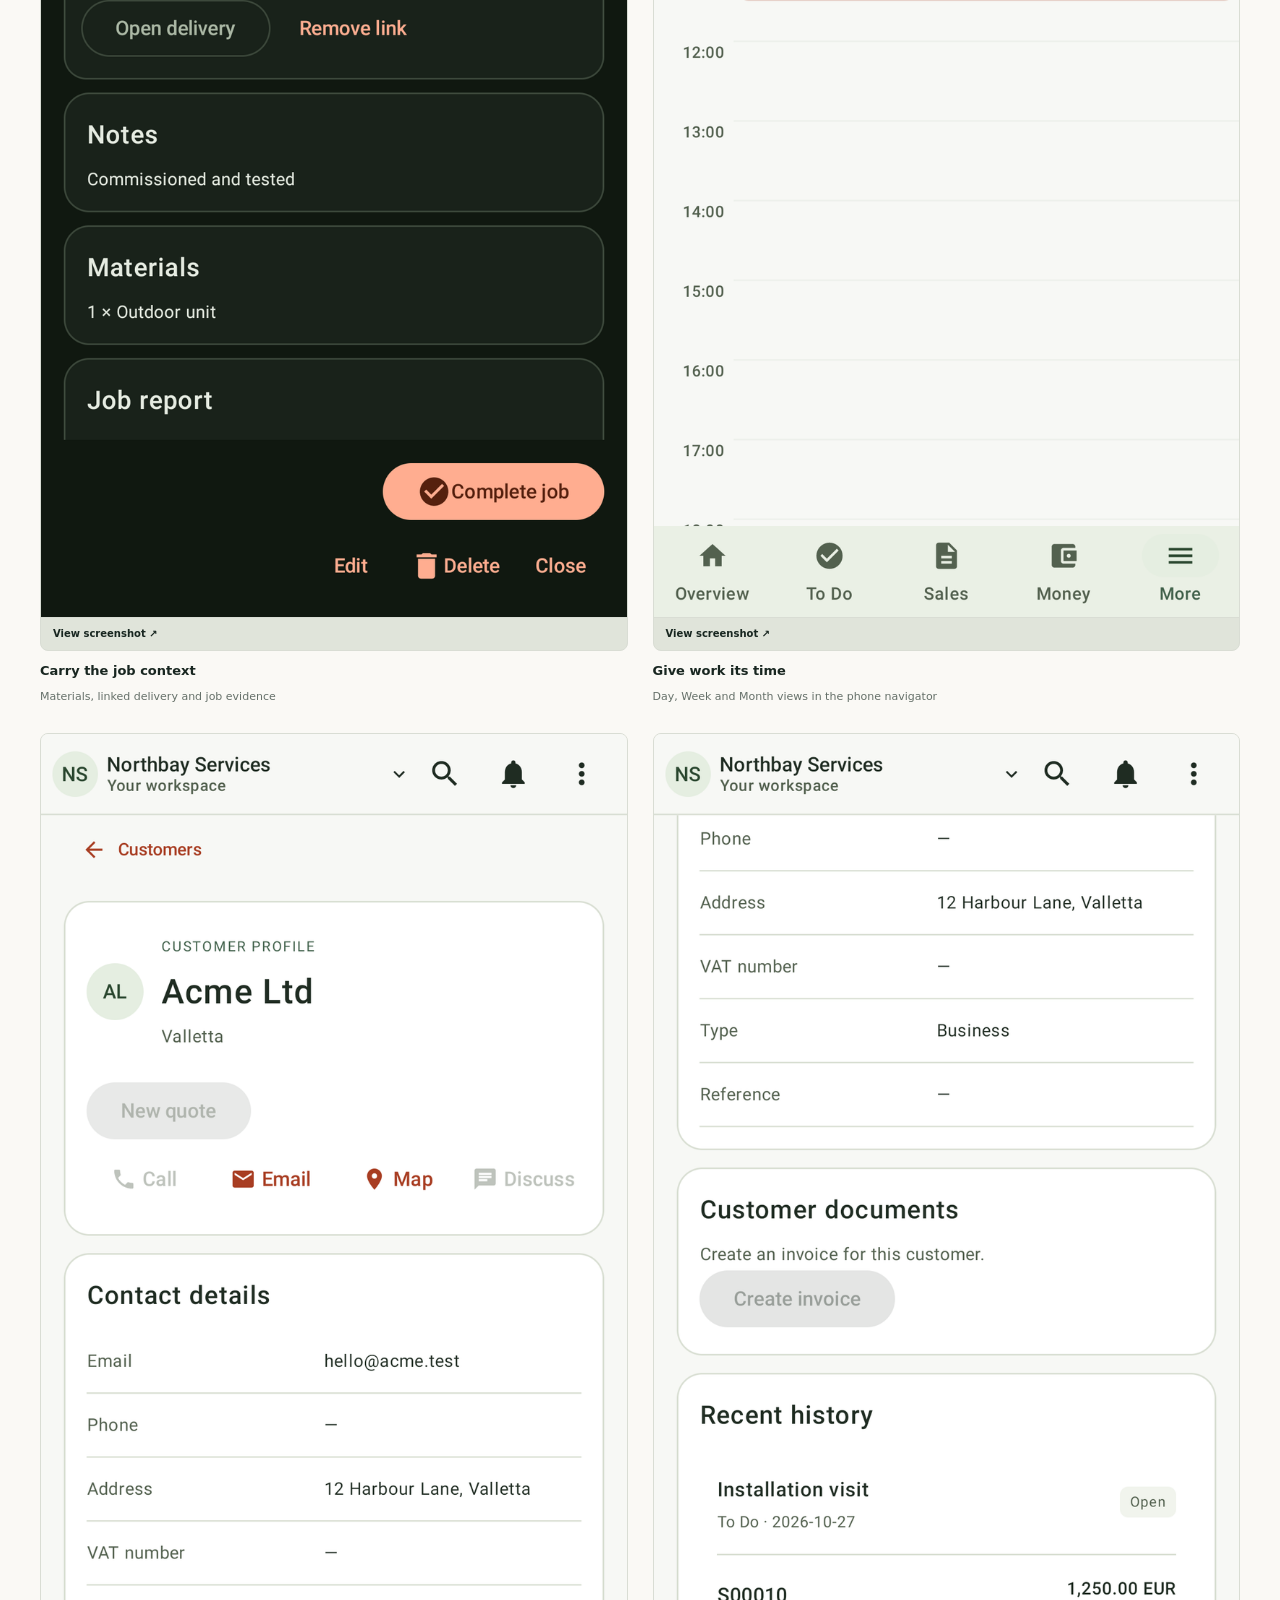
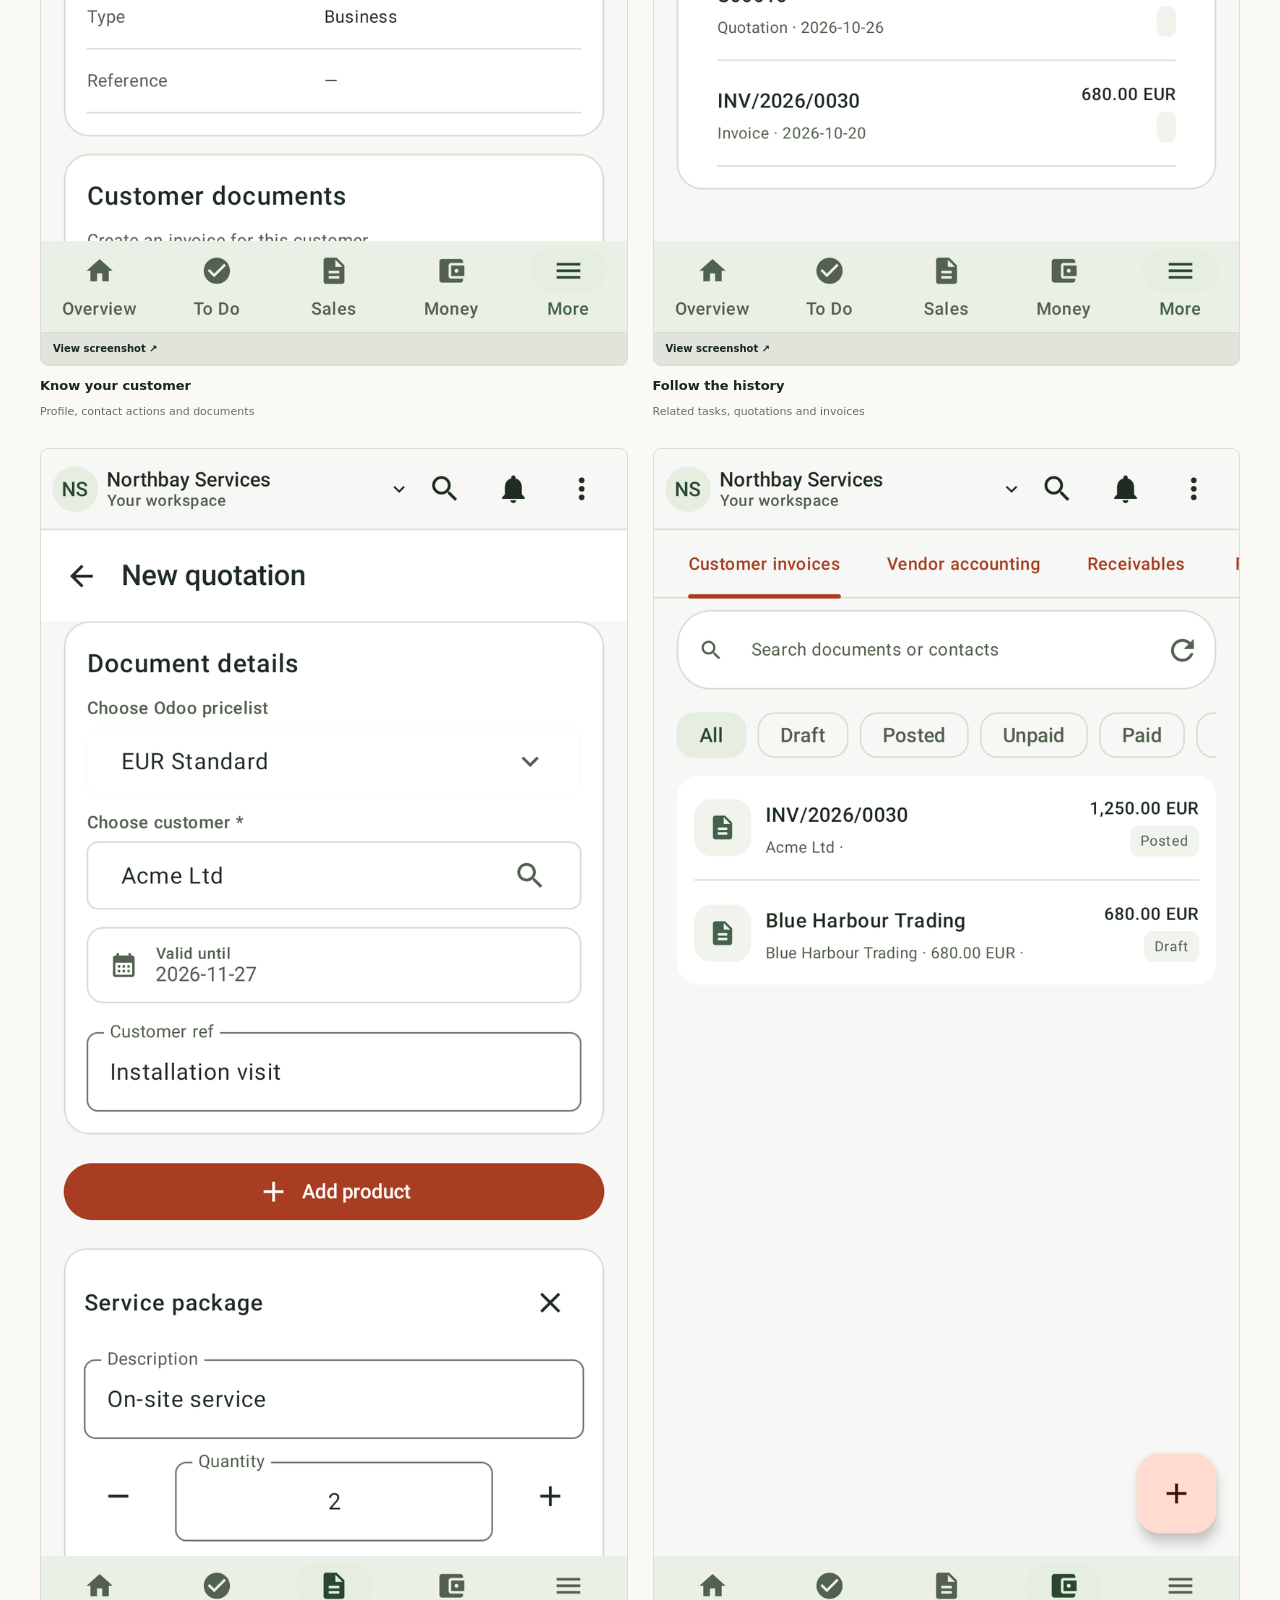
<file: odoo-mobile.html>
<!doctype html>
<html lang="en">
<head>
  <meta charset="utf-8">
  <meta name="viewport" content="width=device-width, initial-scale=1">
  <meta name="theme-color" content="#FF6630">
  <meta name="description" content="Explore BizNii, an Odoo Android app for CRM, sales, invoices, inventory, field work and Discuss calls. Explore every feature with a free, full-access 3-day trial.">
  <meta property="og:title" content="Odoo Android App for Sales &amp; Field Work | BizNii">
  <meta property="og:description" content="Manage customers, quotations, invoices, stock and field tasks from Android. Explore supported Odoo 14–20 workflows, Discuss calls and offline task queues.">
  <meta property="og:url" content="https://biznii.com/odoo-mobile.html">
  <meta property="og:type" content="website">
  <meta property="og:image" content="https://biznii.com/assets/odoo/odoo-mobile-logo.png">
  <title>Odoo Android App for Sales &amp; Field Work | BizNii</title>
  <script type="application/ld+json">
  {
    "@context": "https://schema.org",
    "@type": "WebPage",
    "@id": "https://biznii.com/odoo-mobile.html#webpage",
    "url": "https://biznii.com/odoo-mobile.html",
    "name": "Odoo Android App for Sales & Field Work | BizNii",
    "description": "BizNii for Odoo is an independent Android app for CRM, sales, invoices, inventory, field work and Discuss. Explore every feature with a free, full-access 3-day trial.",
    "inLanguage": "en",
    "about": {"@type": "Thing", "name": "BizNii for Odoo", "description": "Independent native Android client for supported Odoo business workflows."},
    "publisher": {"@type": "Organization", "name": "BizNii", "url": "https://biznii.com/"}
  }
  </script>
  <link rel="icon" href="favicon.png?v=3" type="image/png">
  <link rel="stylesheet" href="odoo-mobile-showcase.css?v=6326d0783b">
  <link rel="stylesheet" href="odoo-mobile-experience.css?v=240a3456dd">
  <script defer src="odoo-mobile-showcase.js?v=5b9981a362"></script>
  <script defer src="odoo-mobile-experience.js?v=640ca38b7c"></script>
<link rel="canonical" href="https://biznii.com/odoo-mobile.html"></head>
<body>
  <a class="skip" href="#main">Skip to content</a>
  <header class="header">
    <div class="wrap nav">
      <a class="wordmark" href="index.html" aria-label="BizNii home"><img class="site-logo" src="biznii-logo.png?v=3" alt="BizNii" width="1169" height="466"></a>
      <button id="menu-toggle" class="menu-toggle" type="button" aria-controls="navigation" aria-expanded="false" aria-label="Open navigation">Menu <span>＋</span></button>
      <nav id="navigation" aria-label="Main navigation"><a href="#workspaces">Workspaces</a><a href="#explore">Inside the app</a><a href="#calls">Discuss &amp; calls</a><a href="#feature-directory">All features</a><a href="odoo-mobile-support.html">Support</a><a href="odoo-mobile-privacy.html">Privacy policy</a><a class="button small" href="#app-access">App access <span aria-hidden="true">↗</span></a></nav>
    </div>
  </header>
  <main id="main">
    <section class="hero wrap" id="top">
      <div class="hero-copy">
        <div class="app-identity"><img src="assets/odoo/odoo-mobile-logo.png" alt="BizNii for Odoo app logo" width="1280" height="1280"><div><strong>BizNii for Odoo</strong><p class="eyebrow"><span class="signal"></span> NATIVE ANDROID · ODOO 14–20</p></div></div>
        <h1>Business,<br>wherever<br><em>you are.</em></h1>
        <p class="lead">Your Odoo business, in your hand. BizNii is an independent Odoo mobile app for Android. Manage customers, quotations and field tasks, and stay connected through Discuss messages and one-to-one voice and video calls.</p>
        <div class="actions"><a class="button" href="https://play.google.com/store/apps/details?id=com.biznii.bizniiforodoo">Get it on Google Play <span aria-hidden="true">↗</span></a><a class="text-link" href="#feature-directory">Explore all features <span aria-hidden="true">↓</span></a></div>
        <p class="launch-status"><span class="signal"></span>Free, full-access 3-day trial · No automatic charge</p><div class="hero-specs"><span>Odoo 14–20</span><span>Android 8.0+</span><span>Lifetime access</span></div>
      </div>
      <div class="hero-stage">
        <span class="orbit orbit-one" aria-hidden="true"></span><span class="orbit orbit-two" aria-hidden="true"></span>
        <div class="stage-label"><span class="signal"></span> YOUR WORK. CONNECTED.</div>
        <figure class="device device-back"><img src="assets/odoo/showcase/workspace-customer-detail.png" alt="BizNii customer profile with quotation, invoice and discussion actions, for Acme Ltd" width="810" height="1658"><figcaption>Customer → quotation</figcaption></figure>
        <figure class="device device-front"><img src="assets/odoo/showcase/job.png" alt="Customer-linked installation task with materials, delivery and job-report actions" width="810" height="1658"><figcaption>Visit → job context</figcaption></figure>
        <div class="floating-note"><span aria-hidden="true">✓</span><div><strong>From office to on site.</strong><small>Keep the whole job in context.</small></div></div>
        <p class="capture-note">Your workspace, wherever you go.</p>
      </div>
    </section>
    <div class="ribbon"><div class="wrap"><span>Customers & sales</span><span>Tasks & calendar</span><span>Money & stock</span><span>Field work & team</span></div></div>

    <section class="section wrap" id="workspaces">
      <div class="section-heading"><p class="eyebrow">01 / YOUR DAILY WORKSPACE</p><h2>One business.<br>Every moving part.</h2><p>Start with the overview. Move between To Do, Sales, Money and More. Your Odoo permissions and selected company shape the tools you see.</p></div>
      <div class="workspace-grid">
        <a class="workspace warm" href="#customers"><span class="workspace-number">01</span><h3>Know your customer.</h3><p>Contacts, history, documents and the next conversation.</p><span class="workspace-link">Customers & sales ↗</span></a>
        <a class="workspace green" href="#planning"><span class="workspace-number">02</span><h3>Make the day work.</h3><p>Tasks, appointments and field jobs that stay connected.</p><span class="workspace-link">Planning & field work ↗</span></a>
        <a class="workspace sand" href="#operations"><span class="workspace-number">03</span><h3>Keep things moving.</h3><p>Invoices, stock, deliveries, purchasing and payments.</p><span class="workspace-link">Money & operations ↗</span></a>
        <a class="workspace charcoal" href="#team"><span class="workspace-number">04</span><h3>Stay in the loop.</h3><p>Discuss messages, voice and video calls, and live widgets.</p><span class="workspace-link">Team & connection ↗</span></a>
      </div>
    </section>

    <section class="section soft" id="customers"><div class="wrap story">
      <div class="story-copy"><p class="eyebrow">02 / CUSTOMERS & SALES</p><h2>A conversation.<br>A quote.<br><em>A next step.</em></h2><p class="lead">Open a customer and see the context that matters. Turn an enquiry into a quotation, a sales order and a draft invoice through Odoo’s standard workflow.</p>
        <div class="subsections"><article><h3>Customer relationships</h3><p>Search, create and edit contacts and addresses. Call, compose an email, map the address or open the shared discussion. Explore the customer’s To Dos, quotations, sales orders and invoice history, plus photos and documents.</p></article><article><h3>Quotations & sales orders</h3><p>Edit draft lines with company pricelists, quantity-aware pricing and permission-aware margins. Confirm orders, review cancellation consequences and restore cancelled documents to draft.</p></article><article><h3>Products & pricing</h3><p>See prices and available stock. Create and edit single-variant products. Use Calc net with actual Odoo tax rules, clear totals and price references in quotation and invoice editors.</p></article></div>
        <a class="text-link" href="#directory-sales">Explore every sales feature ↗</a>
      </div>
      <div class="story-media"><figure class="device single"><img src="assets/odoo/showcase/workspace-customer-detail.png" alt="Acme Ltd customer profile in BizNii for Odoo" loading="lazy" width="810" height="1658"></figure><div class="media-caption"><span>CUSTOMER RELATIONSHIPS</span><p>The customer profile connects contact details, business documents and history.</p></div></div>
    </div></section>

    <section class="section wrap" id="planning">
      <div class="section-heading wide"><p class="eyebrow">03 / PLAN IT. DO IT. FINISH IT.</p><h2>Your day has a lot going on.<br><em>Keep it together.</em></h2></div>
      <div class="planning-grid"><article class="planning-main"><p class="eyebrow">TO DO & CALENDAR</p><h3>Give every task<br>its time and place.</h3><p>Create, edit, schedule, complete and reopen Odoo activities. Find today’s work, overdue tasks and completed jobs. Link a customer and start a prefilled quote or invoice directly from the task.</p><ul class="plain-list"><li>Schedule, Day, 3-day, Week and Month views</li><li>Hourly grids, all-day lanes and true-duration task blocks</li><li>15-minute drag and resize, including dragging into the next day</li><li>Overlap warnings, working hours and unscheduled-task tray</li><li>Recurring events, calendar copy/move and bulk date changes</li><li>Completed-task search, feedback and reviewed bulk deletion</li></ul><a class="text-link" href="#directory-planning">All planning features ↗</a></article>
      <figure class="planning-image"><img src="assets/odoo/showcase/workspace-calendar.png" alt="Native calendar day view showing a customer visit and pending work with scheduled tasks" loading="lazy" width="810" height="1658"><figcaption>Your day, clearly planned</figcaption></figure>
      <article class="field-card"><span class="eyebrow">FIELD WORK</span><h3>The job is more<br>than an appointment.</h3><p>Carry materials, travel buffers and installation checklists with the task. Capture job photos, signatures and documents. Share a job-report PDF and hand the ordered appointments to your maps app.</p><div class="field-tags"><span>Job reports</span><span>Signatures</span><span>Checklists</span><span>Warranty lookup</span><span>Van stock</span></div><p class="fine">Repeat tasks advance when you complete them in BizNii.</p></article></div>
    </section>

    <section class="section operations" id="operations"><div class="wrap">
      <div class="section-heading"><p class="eyebrow">04 / MONEY & OPERATIONS</p><h2>See what’s due.<br>Know what’s in stock.</h2><p>Follow the business from the first order to the delivery, invoice and payment. Review consequential actions before they reach Odoo.</p></div>
      <div class="operations-grid">
        <article><span class="line-icon" aria-hidden="true">€</span><h3>Invoices & payments</h3><p>Create and edit draft invoices with dates, references, customer and product lines, taxes and prices. Review before posting. Register payments through the configured bank/cash journal; create credit notes as drafts for review.</p><a href="#directory-invoices">Invoice features ↗</a></article>
        <article><span class="line-icon" aria-hidden="true">▥</span><h3>Accounting & reports</h3><p>Explore receivables and payables in current, 1–30, 31–60, 61–90 and 91+ day buckets. Share branded, paginated customer statements and calendar-year P&L, bank/cash and VAT summaries. Prepare payment reminders in your mail app.</p><a href="#boundaries">Reporting scope ↗</a></article>
        <article><span class="line-icon" aria-hidden="true">▦</span><h3>Inventory & transfers</h3><p>Check on-hand, forecast, incoming, outgoing and low stock. Look up barcodes with a camera or hardware scanner. Reserve deliveries and complete supported transfers, tracked receipts, serial adjustments and stock counts.</p><a href="#directory-stock">Inventory features ↗</a></article>
        <article><span class="line-icon" aria-hidden="true">↙</span><h3>Purchasing & suppliers</h3><p>Search suppliers, edit draft RFQs, review purchase orders, arrivals and vendor references. Confirm within Odoo approval rules, cancel or restore eligible drafts, share PDFs and prepare vendor bills for eligible quantities.</p><a href="#directory-purchasing">Purchasing features ↗</a></article>
      </div><div class="operations-foot"><span>Also on the road</span><p>Per-location van stock shows on-hand, reserved and available quantities. Send replenishment deficits into a reviewed draft RFQ. Look up serial-number warranties and share local certificates with unknown expiry shown clearly.</p></div>
    </div></section>

    <section class="section wrap story" id="team">
      <div class="story-media"><figure class="device single"><img src="assets/odoo/showcase/discussion.png" alt="Private Odoo conversation with fictional installation notes and an attachment" loading="lazy" width="810" height="1658"></figure><div class="media-caption"><span>NATIVE ODOO DISCUSSION</span><p>The same conversation, carried with you.</p></div></div>
      <div class="story-copy"><p class="eyebrow">05 / TEAM, WIDGETS & REMINDERS</p><h2>Keep the conversation<br><em>with the work.</em></h2><div class="subsections"><article><h3>Discuss, wherever work takes you</h3><p>Read and send messages in supported private conversations. Share attachments, follow Inbox and Mentions, and open a record’s discussion from the work itself. Supported password sessions receive live updates, with periodic checks as a fallback.</p></article><article><h3>Your Android home screen</h3><p>An adaptive full-month activity widget includes task colours, completed work, overdue styling, pending summaries and date shortcuts. The Discuss widget brings All, Inbox and Mentions to the home screen, live updates on supported connections, and shortcuts to conversations and one-to-one calls.</p></article><article><h3>Reminders with context</h3><p>Opt into appointment warnings, due-today reminders and overdue digests every 6 or 12 hours. Use Settings → Notifications → Show overdue summary now to request an expandable summary from the current workspace’s saved tasks. Low-stock and overdue-invoice alerts are also optional. Appointment reminders follow your Android notification and alarm settings. Expand an overdue notification to see available task details; Android may initially show only the count. Business alerts show counts, and lock-screen public content is redacted.</p></article></div><p class="fine">Messages and calls require a connection. Background listening is optional and needs notifications and Android permission to keep running; device restrictions can delay or prevent delivery.</p></div>
    </section>

<section class="section soft" id="calls"><div class="wrap">
  <div class="section-heading wide"><p class="eyebrow">DISCUSS / ONE-TO-ONE CALLS</p><h2>A quick question.<br><em>A familiar voice.</em></h2><p class="lead">Move from a private chat to a voice or video call. Connect with another BizNii user, or a colleague in standard Odoo Discuss on a supported PC browser configuration.</p></div>
  <div class="call-story-grid"><article><h3>Answer straight from the ring</h3><p>See who is calling. Answer a video invitation with video or choose audio only. With background listening enabled and Android delivery permitted, incoming calls can reach you outside the chat and on the lock screen.</p><a class="zoom" href="assets/odoo/showcase/call-incoming-video.png"><img src="assets/odoo/showcase/call-incoming-video.png" alt="Alex Morgan’s incoming video call with Answer video, Audio only and Decline choices" loading="lazy" width="810" height="1658"></a></article>
  <article><h3>Keep the controls in reach</h3><p>Mute, choose speaker output, switch cameras or turn video off. Remote video and your small local preview stay clear of the controls; connection status appears beneath the call identity.</p><a class="zoom" href="assets/odoo/showcase/call-video.png?v=office-20261027"><img src="assets/odoo/showcase/call-video.png?v=office-20261027" alt="Active video call with controlled sample media, local preview above mute, speaker, camera and end controls" loading="lazy" width="810" height="1658"></a></article>
  <article><h3>Your app, your appearance</h3><p>Choose Light, Dark or System, with optional Android dynamic colours. The same call surface follows your appearance when opened from the foreground or a background invitation.</p><a class="zoom" href="assets/odoo/showcase/call-incoming-video-dark.png"><img src="assets/odoo/showcase/call-incoming-video-dark.png" alt="The same incoming Alex Morgan video invitation using the app’s Dark appearance" loading="lazy" width="810" height="1658"></a></article></div>
  <p class="fine">One-to-one calls require a supported regular Odoo 16–20 release and username/password sign-in. Odoo 14/15, API-key connections and unsupported rolling Online builds do not support calling. Wi-Fi and mobile-data connectivity depend on the network path and Odoo’s configured services; some networks need an available relay. <a href="#boundaries">Connection and background requirements ↓</a></p>
</div></section>

<section class="section soft" id="explore"><div class="wrap experience-grid"><div class="experience-copy"><p class="eyebrow">YOUR WORKSPACE, AT YOUR FINGERTIPS</p><h2>A little less tapping.<br><em>A lot more doing.</em></h2><p class="lead">Overview, To Do, Sales, Money and More. Your everyday Odoo work, organised around the way you use it.</p><p class="screen-instruction">Tap the tabs, cards and highlighted actions to explore real app screens with sample data. These examples stay on this page; no Odoo account is connected. Call media uses illustrative sample backgrounds.</p><div class="native-tabs" role="tablist" aria-label="App workspaces"><button id="workspace-overview" role="tab" aria-selected="true" aria-controls="native-panel" data-screen="overview">Overview</button><button id="workspace-todo" role="tab" aria-selected="false" aria-controls="native-panel" tabindex="-1" data-screen="todo">To Do</button><button id="workspace-sales" role="tab" aria-selected="false" aria-controls="native-panel" tabindex="-1" data-screen="sales">Sales</button><button id="workspace-money" role="tab" aria-selected="false" aria-controls="native-panel" tabindex="-1" data-screen="money">Money</button><button id="workspace-more" role="tab" aria-selected="false" aria-controls="native-panel" tabindex="-1" data-screen="more">More</button></div><div class="native-description" aria-live="polite"><h3 id="native-title">Your business overview</h3><p id="native-description">Follow outstanding invoices, financial summaries and your next actions in one place.</p></div><div class="native-subtabs" id="sales-screen-tabs" role="group" aria-label="Sales pages" hidden><button data-screen="sales" aria-pressed="true">Quotations</button><button data-screen="orders" aria-pressed="false">Orders</button><button data-screen="products" aria-pressed="false">Products</button></div><div class="native-subtabs" id="more-screen-tabs" role="group" aria-label="More pages" hidden><button data-screen="more" aria-pressed="true">All tools</button><button data-screen="customers" aria-pressed="false">Customers</button><button data-screen="customer-history" aria-pressed="false">Customer history</button><button data-screen="calendar" aria-pressed="false">Calendar</button><button data-screen="discuss-list" aria-pressed="false">Discuss</button><button data-screen="incoming-video" aria-pressed="false">Calls</button><button data-screen="stock" aria-pressed="false">Stock</button><button data-screen="purchasing" aria-pressed="false">Purchasing</button></div><a class="text-link" href="#feature-directory">Find your workflow ↗</a></div><div class="phone-wrap"><figure class="native-phone" id="native-panel" role="tabpanel" aria-labelledby="workspace-overview"><div class="phone-explore-controls"><button id="phone-back" type="button" disabled aria-label="Previous app screen">← Back</button><button id="phone-hints" type="button" aria-pressed="true">Show tap areas</button></div><div class="native-screen"><img id="native-screen-image" src="assets/odoo/showcase/workspace-overview.png" alt="BizNii for Odoo Overview workspace" width="810" height="1658"><div id="phone-hotspots" class="phone-hotspots hints-on" aria-label="Screen actions"></div><nav class="native-phone-tabs" aria-label="Phone workspace navigation"><button data-screen="overview" aria-label="Open Overview" aria-current="page"></button><button data-screen="todo" aria-label="Open To Do"></button><button data-screen="sales" aria-label="Open Sales"></button><button data-screen="money" aria-label="Open Money"></button><button data-screen="more" aria-label="Open More"></button></nav></div><figcaption id="native-caption" aria-live="polite">Overview</figcaption></figure></div></div></section>
<section class="section widgets-v2" id="widgets"><div class="wrap">
  <div class="widget-showcase-head"><p class="eyebrow">YOUR ANDROID HOME SCREEN</p><h2>Useful information before you even open the app.</h2><p>Move through the months, open a day’s work or follow a conversation. Your next action is always close.</p></div>
  <div class="widget-controls"><div class="widget-switcher" role="group" aria-label="Choose a home-screen widget"><button class="widget-switch active" data-widget="calendar" aria-pressed="true">Calendar widget</button><button class="widget-switch" data-widget="discuss" aria-pressed="false">Discuss widget</button></div><div class="widget-theme-switch" role="group" aria-label="Widget appearance"><button data-widget-theme="light" aria-pressed="true">Light</button><button data-widget-theme="dark" aria-pressed="false">Dark</button></div></div>
  <div class="widget-experience" id="widget-experience" data-theme="light">
    <div class="widget-preview active" data-widget-panel="calendar"><div class="widget-stage"><div class="widget-stage-inner"><div class="widget-card-v2 calendar-widget-v2">
      <div class="calendar-head-v2"><h3 class="calendar-title-v2" id="widgetMonthTitle"></h3><div class="calendar-actions-v2"><button class="mini-ctrl-v2" data-month-shift="-1" aria-label="Previous month">‹</button><button class="mini-ctrl-v2" data-month-shift="1" aria-label="Next month">›</button><button class="today-v2">Today</button><button class="plus-v2" id="widget-add" aria-label="Add a quick note">+</button></div></div>
      <div class="calendar-weekdays-v2" aria-hidden="true"><span>M</span><span>T</span><span>W</span><span>T</span><span>F</span><span>S</span><span>S</span></div><div class="calendar-grid-v2" id="widgetCalendarGrid" role="group" aria-label="Calendar dates"></div>
    </div></div></div>
    <div class="widget-agenda" aria-live="polite"><div class="agenda-heading"><div><p class="eyebrow">YOUR DAY</p><h3 id="agenda-date"></h3></div><button class="text-link" id="agenda-phone">Open Calendar on the phone ↗</button></div><div id="widget-agenda-list"></div><p class="widget-legend"><span>○ Open</span><span>◷ Overdue</span><span>✓ Completed</span></p></div></div>
    <div class="widget-preview" data-widget-panel="discuss"><div class="widget-stage"><div class="widget-stage-inner"><div class="widget-card-v2 discuss-widget-v2">
      <div class="widget-topbar-v2"><div><h3>Discuss</h3><p>Northbay Services</p></div><div class="widget-top-actions-v2"><span class="pill-count-v2" id="discussion-count">2</span><button class="icon-pill-v2" id="discussion-refresh" aria-label="Refresh messages">↻</button></div></div>
      <div class="segment-tabs-v2" role="group" aria-label="Filter conversations"><button class="segment-tab-v2 active" data-discuss-filter="all" aria-pressed="true">All</button><button class="segment-tab-v2" data-discuss-filter="inbox" aria-pressed="false">Inbox</button><button class="segment-tab-v2" data-discuss-filter="mentions" aria-pressed="false">Mentions</button></div><div class="discuss-list-v2" id="discussion-threads"></div><div class="widget-footer-v2"><span id="discussion-checked" role="status">Up to date</span><button class="new-chat-v2" id="widget-new-chat">+ New chat</button></div>
    </div></div></div><div class="widget-conversation" id="widget-conversation" hidden><button class="text-link" id="conversation-back">← Conversations</button><h3 id="conversation-title"></h3><div id="conversation-messages" role="log" aria-label="Conversation messages"></div><form id="conversation-form"><label for="conversation-reply">Your reply</label><div class="reply-row"><input id="conversation-reply" placeholder="Write a message…" required maxlength="500"><button type="submit">Add reply</button></div></form><button class="text-link" id="conversation-phone">View the conversation in the app ↗</button></div></div>
  </div>
  <p class="sample-note">Explore with sample tasks and conversations. Changes stay in this page.</p>
  <div class="widget-points"><div class="widget-point"><b>Your whole month</b><p>Five or six weeks, with task colours, completed work and a pending summary on today.</p></div><div class="widget-point"><b>From date to action</b><p>Select a day to explore its agenda, open a task, or add a quick note.</p></div><div class="widget-point"><b>Keep the conversation going</b><p>Filter unread messages and mentions, open a conversation and try a reply.</p></div></div>
  <dialog id="widget-note-dialog" class="experience-dialog"><form id="widget-note-form"><div class="dialog-heading"><h3>Add a quick note</h3><button type="button" data-close-note aria-label="Close quick note">×</button></div><label for="note-title">Task</label><input id="note-title" required maxlength="80" placeholder="Follow up with a customer"><label for="note-date">Date</label><input id="note-date" type="date" required><label for="note-colour">Task colour</label><select id="note-colour"><option value="green">Green</option><option value="blue">Blue</option><option value="coral">Coral</option><option value="purple">Purple</option></select><p class="sample-note">This adds a sample task to the calendar on this page.</p><button type="submit" class="experience-action">Add to calendar</button></form></dialog>
</div></section>

<section class="section wrap" id="screens"><div class="section-heading"><p class="eyebrow">THE SCREEN GALLERY</p><h2>Work that travels<br><em>with you.</em></h2><p>Open any screen to inspect it. Explore calls and appearance above, and all calendar modes in the phone.</p></div><div class="gallery-filters" role="group" aria-label="Screen categories"><button type="button" data-gallery-filter="all" aria-pressed="true">All screens</button><button type="button" data-gallery-filter="work" aria-pressed="false">Business</button><button type="button" data-gallery-filter="field" aria-pressed="false">Field & calendar</button><button type="button" data-gallery-filter="stock" aria-pressed="false">Stock & purchases</button><button type="button" data-gallery-filter="team" aria-pressed="false">Discuss & calls</button><button type="button" data-gallery-filter="widgets" aria-pressed="false">Widgets</button></div><p id="gallery-count" class="fine" role="status"></p><div class="capture-grid"><figure data-gallery-category="work"><a class="zoom" href="assets/odoo/showcase/workspace-overview.png"><img src="assets/odoo/showcase/workspace-overview.png" alt="BizNii your business overview: outstanding balances and business performance" loading="lazy" width="810" height="1658"><span>View screenshot ↗</span></a><figcaption><strong>Your business overview</strong><small>Outstanding balances and business performance</small></figcaption></figure><figure data-gallery-category="field"><a class="zoom" href="assets/odoo/showcase/workspace-todo.png"><img src="assets/odoo/showcase/workspace-todo.png" alt="BizNii the next job: customer-linked to dos and planned work" loading="lazy" width="810" height="1658"><span>View screenshot ↗</span></a><figcaption><strong>The next job</strong><small>Customer-linked To Dos and planned work</small></figcaption></figure><figure data-gallery-category="field"><a class="zoom" href="assets/odoo/showcase/job.png"><img src="assets/odoo/showcase/job.png" alt="BizNii carry the job context: materials, linked delivery and job evidence" loading="lazy" width="810" height="1658"><span>View screenshot ↗</span></a><figcaption><strong>Carry the job context</strong><small>Materials, linked delivery and job evidence</small></figcaption></figure><figure data-gallery-category="field"><a class="zoom" href="assets/odoo/showcase/workspace-calendar.png"><img src="assets/odoo/showcase/workspace-calendar.png" alt="BizNii give work its time: day, week and month views in the phone navigator" loading="lazy" width="810" height="1658"><span>View screenshot ↗</span></a><figcaption><strong>Give work its time</strong><small>Day, Week and Month views in the phone navigator</small></figcaption></figure><figure data-gallery-category="work"><a class="zoom" href="assets/odoo/showcase/workspace-customer-detail.png"><img src="assets/odoo/showcase/workspace-customer-detail.png" alt="BizNii know your customer: profile, contact actions and documents" loading="lazy" width="810" height="1658"><span>View screenshot ↗</span></a><figcaption><strong>Know your customer</strong><small>Profile, contact actions and documents</small></figcaption></figure><figure data-gallery-category="work"><a class="zoom" href="assets/odoo/showcase/workspace-customer-history.png"><img src="assets/odoo/showcase/workspace-customer-history.png" alt="BizNii follow the history: related tasks, quotations and invoices" loading="lazy" width="810" height="1658"><span>View screenshot ↗</span></a><figcaption><strong>Follow the history</strong><small>Related tasks, quotations and invoices</small></figcaption></figure><figure data-gallery-category="work"><a class="zoom" href="assets/odoo/showcase/workspace-quotation-editor.png"><img src="assets/odoo/showcase/workspace-quotation-editor.png" alt="BizNii prepare the quotation: customer, reference and product lines" loading="lazy" width="810" height="1658"><span>View screenshot ↗</span></a><figcaption><strong>Prepare the quotation</strong><small>Customer, reference and product lines</small></figcaption></figure><figure data-gallery-category="work"><a class="zoom" href="assets/odoo/showcase/workspace-money.png"><img src="assets/odoo/showcase/workspace-money.png" alt="BizNii see what is due: invoice states and amounts in money" loading="lazy" width="810" height="1658"><span>View screenshot ↗</span></a><figcaption><strong>See what is due</strong><small>Invoice states and amounts in Money</small></figcaption></figure><figure data-gallery-category="stock"><a class="zoom" href="assets/odoo/showcase/workspace-purchasing.png"><img src="assets/odoo/showcase/workspace-purchasing.png" alt="BizNii prepare replenishment: supplier rfqs and expected arrivals" loading="lazy" width="810" height="1658"><span>View screenshot ↗</span></a><figcaption><strong>Prepare replenishment</strong><small>Supplier RFQs and expected arrivals</small></figcaption></figure><figure data-gallery-category="stock"><a class="zoom" href="assets/odoo/showcase/workspace-deliveries.png"><img src="assets/odoo/showcase/workspace-deliveries.png" alt="BizNii follow the delivery: transfer states and related orders" loading="lazy" width="810" height="1658"><span>View screenshot ↗</span></a><figcaption><strong>Follow the delivery</strong><small>Transfer states and related orders</small></figcaption></figure><figure data-gallery-category="stock"><a class="zoom" href="assets/odoo/showcase/workspace-van-stock.png"><img src="assets/odoo/showcase/workspace-van-stock.png" alt="BizNii bring the right materials: on-hand, reserved and available quantities" loading="lazy" width="810" height="1658"><span>View screenshot ↗</span></a><figcaption><strong>Bring the right materials</strong><small>On-hand, reserved and available quantities</small></figcaption></figure><figure data-gallery-category="stock"><a class="zoom" href="assets/odoo/showcase/workspace-kits.png"><img src="assets/odoo/showcase/workspace-kits.png" alt="BizNii keep components together: supported kits and bills of materials" loading="lazy" width="810" height="1658"><span>View screenshot ↗</span></a><figcaption><strong>Keep components together</strong><small>Supported kits and bills of materials</small></figcaption></figure><figure data-gallery-category="stock"><a class="zoom" href="assets/odoo/showcase/workspace-warranties.png"><img src="assets/odoo/showcase/workspace-warranties.png" alt="BizNii trace the installation: serial numbers, warranty dates and local certificates" loading="lazy" width="810" height="1658"><span>View screenshot ↗</span></a><figcaption><strong>Trace the installation</strong><small>Serial numbers, warranty dates and local certificates</small></figcaption></figure><figure data-gallery-category="team"><a class="zoom" href="assets/odoo/showcase/discuss-list.png"><img src="assets/odoo/showcase/discuss-list.png" alt="BizNii find the conversation: chats, inbox and mentions" loading="lazy" width="810" height="1658"><span>View screenshot ↗</span></a><figcaption><strong>Find the conversation</strong><small>Chats, Inbox and Mentions</small></figcaption></figure><figure data-gallery-category="team"><a class="zoom" href="assets/odoo/showcase/discussion.png"><img src="assets/odoo/showcase/discussion.png" alt="BizNii keep in touch: private messages in odoo discuss" loading="lazy" width="810" height="1658"><span>View screenshot ↗</span></a><figcaption><strong>Keep in touch</strong><small>Private messages in Odoo Discuss</small></figcaption></figure><figure data-gallery-category="team"><a class="zoom" href="assets/odoo/showcase/call-incoming-voice.png"><img src="assets/odoo/showcase/call-incoming-voice.png" alt="BizNii see who is calling: named incoming voice call" loading="lazy" width="810" height="1658"><span>View screenshot ↗</span></a><figcaption><strong>See who is calling</strong><small>Named incoming voice call</small></figcaption></figure><figure data-gallery-category="team"><a class="zoom" href="assets/odoo/showcase/call-voice.png"><img src="assets/odoo/showcase/call-voice.png" alt="BizNii stay in control: mute, speaker and end controls" loading="lazy" width="810" height="1658"><span>View screenshot ↗</span></a><figcaption><strong>Stay in control</strong><small>Mute, speaker and end controls</small></figcaption></figure><figure data-gallery-category="team"><a class="zoom" href="assets/odoo/showcase/call-video-connecting.png?v=office-20261027"><img src="assets/odoo/showcase/call-video-connecting.png?v=office-20261027" alt="BizNii know the connection state: indicator and local preview clear of controls" loading="lazy" width="810" height="1658"><span>View screenshot ↗</span></a><figcaption><strong>Know the connection state</strong><small>Indicator and local preview clear of controls</small></figcaption></figure><figure data-gallery-category="widgets"><a class="zoom" href="assets/odoo/showcase/widget-calendar.png"><img src="assets/odoo/showcase/widget-calendar.png" alt="BizNii your month at a glance: native monthly activity widget" loading="lazy" width="810" height="1013"><span>View screenshot ↗</span></a><figcaption><strong>Your month at a glance</strong><small>Native monthly activity widget</small></figcaption></figure><figure data-gallery-category="widgets"><a class="zoom" href="assets/odoo/showcase/widget-discuss.png"><img src="assets/odoo/showcase/widget-discuss.png" alt="BizNii a conversation away: native discuss rows and private-call shortcuts" loading="lazy" width="810" height="1013"><span>View screenshot ↗</span></a><figcaption><strong>A conversation away</strong><small>Native Discuss rows and private-call shortcuts</small></figcaption></figure><figure data-gallery-category="field"><a class="zoom" href="assets/odoo/showcase/offline.png"><img src="assets/odoo/showcase/offline.png" alt="BizNii keep supported work moving: queued offline task with visible sync state" loading="lazy" width="810" height="1658"><span>View screenshot ↗</span></a><figcaption><strong>Keep supported work moving</strong><small>Queued offline task with visible sync state</small></figcaption></figure></div><p class="fine">Screens use fictional sample data. Widget examples demonstrate their native appearance; the interactive examples use page-local sample records.</p></section>
<section class="section wrap" id="in-action"><div class="section-heading"><p class="eyebrow">INSIDE THE APP</p><h2>From your desk<br><em>to the next job.</em></h2><p>Explore the screen gallery and the interactive phone. Each example uses fictional business data.</p><a class="text-link" href="#screens">Open the screen gallery ↓</a></div></section>

    <section class="section wrap" id="security"><div class="security-heading"><div><p class="eyebrow">07 / CONNECTED. PROTECTED.</p><h2>Your work travels.<br><em>Your context stays yours.</em></h2></div><p>Switch between named Odoo connections and companies. Open cached work quickly. Keep credentials, tasks and queued changes protected on the device.</p></div>
      <div class="security-grid"><article><span>01 / OFFLINE</span><h3>Useful without a signal.</h3><p>Read saved customers and tasks offline. Supported To-Do changes and job attachments are kept securely until they can sync. Review any conflicts when you reconnect.</p></article><article><span>02 / CONNECTIONS</span><h3>The right business context.</h3><p>Use username/password on Odoo Online and Odoo.sh, or an API key for supported self-hosted business work. Test before saving a profile. Select a company per connection; permissions, caches, recent records, favourites and queued tasks keep their profile and company context.</p></article><article><span>03 / SECURITY</span><h3>Protection you control.</h3><p>Saved credentials, business records and pending task changes are encrypted on your device. Secure connections, optional trusted-server settings, section locks and screenshot privacy controls help protect your information.</p></article><article><span>04 / ADMINISTRATION</span><h3>Know what’s happening.</h3><p>Review your access permissions, saved records and pending changes. Check synchronization issues, choose whether to share a support report, and clear saved records without deleting them from Odoo.</p></article></div>
    </section>

    <section class="section directory-section" id="feature-directory"><div class="wrap">
      <div class="section-heading"><p class="eyebrow">08 / FEATURE DIRECTORY</p><h2>The big picture.<br><em>And the small details.</em></h2><p>Find the tools for your day. Search across every workspace by workflow, product or action.</p></div>
      <div class="directory-toolbar"><label for="feature-search">Find a feature<input id="feature-search" type="search" placeholder="Try: signatures, pricelists, barcode, widgets…" autocomplete="off"></label><label for="feature-category">Workspace<select id="feature-category"><option value="all">All workspaces</option></select></label><button id="expand-features" type="button">Expand all</button></div>
      <p id="feature-count" role="status" aria-live="polite"></p>
      <div id="feature-groups">
      <!-- FEATURE_DIRECTORY_START -->
<details class="feature-group" id="directory-security" data-title="Connections and workspaces">
<summary>Connections and workspaces <small>9 features</small></summary><ul>
<li>Connect to your own Odoo server and database.</li>
<li>Save multiple named connections and switch between workspaces.</li>
<li>Work in the selected Odoo company with account- and company-aware records.</li>
<li>Sign in using username and password, including Odoo two-factor authentication when requested.</li>
<li>Use API-key authentication for supported self-hosted business workflows.</li>
<li>Use username/password sign-in for Odoo Online and Odoo.sh connections.</li>
<li>Keep credentials encrypted on the device.</li>
<li>Access actions according to the Odoo apps installed and the permissions of the signed-in user.</li>
<li>Use HTTPS connections, with optional advanced certificate settings for compatible self-hosted environments.</li>
</ul></details>
<details class="feature-group" id="directory-workspace" data-title="Business overview and quick access">
<summary>Business overview and quick access <small>8 features</small></summary><ul>
<li>See outstanding and overdue customer balances.</li>
<li>Review annual sales and profit figures where permitted.</li>
<li>Explore monthly business performance in an interactive graph.</li>
<li>Use quick actions to create common business records.</li>
<li>Search customers, products, quotations, sales orders and invoices from one place.</li>
<li>Find To Dos and appointments through the header search.</li>
<li>Return quickly to recent records and favourites saved for the current connection.</li>
<li>Move directly from a search result, notification or widget to its related screen.</li>
</ul></details>
<details class="feature-group" id="directory-customers" data-title="Customers and suppliers">
<summary>Customers and suppliers <small>8 features</small></summary><ul>
<li>Search and browse customer and supplier records.</li>
<li>Create and edit supported contact, company and address details.</li>
<li>View customer profiles and contact information.</li>
<li>Open your phone dialler, email app or maps from a customer record.</li>
<li>See a customer history timeline with related tasks, quotations, orders and invoices.</li>
<li>Open the related Odoo discussion from a record.</li>
<li>Add, view, download and share supported photos and documents.</li>
<li>Access cached customer information offline.</li>
</ul></details>
<details class="feature-group" id="directory-products" data-title="Products and pricing">
<summary>Products and pricing <small>8 features</small></summary><ul>
<li>Search products and inspect descriptions, prices and stock availability.</li>
<li>Create and edit supported single-variant products.</li>
<li>Use Odoo company-specific pricelists and quantity-aware pricing.</li>
<li>Apply supported taxes and use the net-price calculator.</li>
<li>View margins where the Odoo account permits it.</li>
<li>Scan product barcodes using the phone&#x27;s supported scanner service.</li>
<li>Use typed or compatible hardware-scanner input for product lookup.</li>
<li>Attach supported product photos and documents.</li>
</ul></details>
<details class="feature-group" id="directory-sales" data-title="Quotations and sales orders">
<summary>Quotations and sales orders <small>8 features</small></summary><ul>
<li>Create and edit draft quotations.</li>
<li>Select customers and add product lines, quantities, prices and taxes.</li>
<li>Use the relevant Odoo pricelist.</li>
<li>Confirm quotations into sales orders.</li>
<li>Review quotation and order status and details.</li>
<li>Cancel eligible documents with confirmation and restore supported cancelled documents to draft.</li>
<li>Create draft customer invoices through the supported Odoo sales workflow.</li>
<li>Open related discussions and share available quotation/order PDFs.</li>
</ul></details>
<details class="feature-group" id="directory-invoices" data-title="Invoices, payments and credit notes">
<summary>Invoices, payments and credit notes <small>9 features</small></summary><ul>
<li>Search customer invoices and filter by status.</li>
<li>View invoice details, amounts due and payment status.</li>
<li>Create and edit draft customer invoices, including product lines, dates, references and taxes.</li>
<li>Post eligible invoices after confirmation.</li>
<li>Register payments against eligible posted customer invoices using Odoo&#x27;s configured payment journals and methods.</li>
<li>Browse supported customer payment records.</li>
<li>Create draft credit notes through Odoo&#x27;s reversal workflow for review.</li>
<li>Share available invoice and credit-note documents.</li>
<li>Prepare payment-reminder emails in your email app for review before sending.</li>
</ul></details>
<details class="feature-group" id="directory-money" data-title="Money, statements and reports">
<summary>Money, statements and reports <small>8 features</small></summary><ul>
<li>Review aged receivables and payables.</li>
<li>See current, 1–30, 31–60, 61–90 and 91+ day ageing buckets.</li>
<li>Search outstanding balances by customer, supplier, document and due date.</li>
<li>Generate customer and supplier statements for supported periods.</li>
<li>Share statement PDFs with account details, transactions, running balances and period totals.</li>
<li>Review and share calendar-year Profit &amp; Loss summaries.</li>
<li>View supported bank/cash and VAT summaries.</li>
<li>Open native Odoo Accounting for Balance Sheet and configured statutory/localised reporting.</li>
</ul></details>
<details class="feature-group" id="directory-purchasing" data-title="Purchasing">
<summary>Purchasing <small>9 features</small></summary><ul>
<li>Search suppliers, requests for quotation and purchase orders.</li>
<li>Create and edit supported draft RFQs and their product lines.</li>
<li>Set expected arrival dates and supplier references.</li>
<li>Confirm eligible RFQs while respecting Odoo approval rules.</li>
<li>Cancel or restore eligible purchase documents.</li>
<li>View purchase receipt status and related references.</li>
<li>Create draft supplier bills for eligible purchase quantities.</li>
<li>Choose supported bill-line expense accounts.</li>
<li>Share available Odoo purchasing PDFs.</li>
</ul></details>
<details class="feature-group" id="directory-stock" data-title="Inventory, receipts and deliveries">
<summary>Inventory, receipts and deliveries <small>8 features</small></summary><ul>
<li>Review on-hand, forecast, incoming, outgoing, low-stock and out-of-stock quantities.</li>
<li>Search and filter delivery orders by supported workflow states.</li>
<li>Review detailed transfer lines and reserve eligible stock.</li>
<li>Receive stock and complete supported receipts and deliveries.</li>
<li>Work with supported lot- and serial-tracked items.</li>
<li>Carry out supported stock counts and serial-number adjustments.</li>
<li>Use recovery checks for staged stock operations interrupted by a connection problem.</li>
<li>Open native Odoo Inventory/Barcode when an operation requires functionality outside the supported mobile workflow.</li>
</ul></details>
<details class="feature-group" id="directory-field" data-title="Van stock, kits and warranties">
<summary>Van stock, kits and warranties <small>8 features</small></summary><ul>
<li>View van/location stock with on-hand, reserved and available quantities.</li>
<li>Identify low-stock deficits and pass them into a draft replenishment RFQ for review.</li>
<li>Search, create and edit supported kits and bills of materials.</li>
<li>Choose a finished product and manage component products and quantities.</li>
<li>Look up warranty information by serial number.</li>
<li>Review supported warranty dates associated with completed delivery and sales records.</li>
<li>Set supported warranty expiry information during delivery validation and edit it from the warranty workspace.</li>
<li>Share locally generated warranty certificates from available Odoo records.</li>
</ul></details>
<details class="feature-group" id="directory-todo" data-title="To Dos and field work">
<summary>To Dos and field work <small>11 features</small></summary><ul>
<li>Create, edit, reschedule, complete and reopen supported Odoo activities.</li>
<li>Search open and completed work, including completion feedback.</li>
<li>Review overdue work and unfinished tasks from earlier dates.</li>
<li>Delete eligible tasks with confirmation, individually or through multi-selection.</li>
<li>Link a task to a customer and its business context.</li>
<li>Start a customer-prefilled quotation or invoice from a job.</li>
<li>Record supported products and materials against field-work tasks.</li>
<li>Add job photos, documents, signatures and installation checklists.</li>
<li>Share job-report PDFs.</li>
<li>Use BizNii-managed recurring-task and travel-buffer options.</li>
<li>Hand an ordered appointment list to a compatible installed maps app.</li>
</ul></details>
<details class="feature-group" id="directory-planning" data-title="Calendar and scheduling">
<summary>Calendar and scheduling <small>12 features</small></summary><ul>
<li>Choose Schedule, Day, 3-day, Week or Month views.</li>
<li>Work with hourly timelines and all-day events.</li>
<li>Create and edit appointments and schedule supported tasks into the calendar.</li>
<li>Choose preset or custom appointment durations.</li>
<li>Drag and resize appointments with supported time increments.</li>
<li>Scroll through the timeline while dragging and move across adjacent days.</li>
<li>See overlapping appointments in separate lanes and receive overlap warnings.</li>
<li>Use an unscheduled-task tray and next-appointment summary.</li>
<li>Copy or move supported appointments between dates or Odoo users&#x27; calendars.</li>
<li>Apply supported recurrence-editing choices.</li>
<li>Configure working hours and colours by activity type or event tag.</li>
<li>Retain your selected calendar view and navigate quickly back to today.</li>
</ul></details>
<details class="feature-group" id="directory-discussion" data-title="Discuss messaging">
<summary>Discuss messaging <small>9 features</small></summary><ul>
<li>Read and send messages in supported private Odoo conversations.</li>
<li>View Inbox, Mentions and related record discussions.</li>
<li>Start supported new private conversations.</li>
<li>See colleague names where available instead of combined email-address titles.</li>
<li>Send supported attachments and open shared documents.</li>
<li>Receive real-time message updates on supported password-session connections.</li>
<li>Keep periodic message checks as a fallback when live delivery is unavailable.</li>
<li>Receive configurable message and mention notifications.</li>
<li>Open the relevant chat directly from a notification or widget.</li>
</ul></details>
<details class="feature-group" id="directory-calls" data-title="Voice and video calls">
<summary>Voice and video calls <small>13 features</small></summary><ul>
<li>Start one-to-one voice or video calls from supported private chats.</li>
<li>Call between two BizNii Android users.</li>
<li>Connect with colleagues using standard Odoo Discuss in a PC browser on supported configurations.</li>
<li>See the caller&#x27;s name on a full-screen incoming-call screen.</li>
<li>Answer supported video invitations with video or audio only.</li>
<li>Receive missed-call notifications.</li>
<li>Mute or unmute the microphone, select speaker output, turn the camera on/off and switch cameras.</li>
<li>See remote video and your own small preview, positioned clear of the call controls.</li>
<li>See a connection/reconnection indicator below the call identity.</li>
<li>Receive incoming calls outside the chat screen and while the phone is locked when background listening is enabled and Android permits delivery.</li>
<li>Use the same call screen and selected appearance for foreground and background entry.</li>
<li>Place calls over Wi-Fi or mobile data where the available network path supports them.</li>
<li>Keep a media-status throttling warning separate from an automatic call hang-up where media can continue.</li>
</ul></details>
<details class="feature-group" id="directory-widgets" data-title="Home-screen widgets and reminders">
<summary>Home-screen widgets and reminders <small>11 features</small></summary><ul>
<li>Use a resizable monthly activity widget with task and appointment summaries.</li>
<li>Navigate months, jump to today and open a selected date or task.</li>
<li>Distinguish open, overdue and completed tasks and use configured task colours.</li>
<li>Add supported quick notes from the activity widget.</li>
<li>Use a scrollable Discuss widget with All, Inbox and Mentions views.</li>
<li>Open a conversation directly or choose a supported call shortcut from the Discuss widget.</li>
<li>Receive live Discuss widget updates on supported connections.</li>
<li>Receive optional upcoming-task, due-today and overdue reminders.</li>
<li>Configure the advance-warning interval for task reminders.</li>
<li>Enable count-based overdue-invoice and low/out-of-stock alerts.</li>
<li>Manage notification and background-listener preferences from Settings.</li>
</ul></details>
<details class="feature-group" id="directory-offline" data-title="Offline work and synchronization">
<summary>Offline work and synchronization <small>8 features</small></summary><ul>
<li>Open cached tasks, appointments and supported customer information without waiting for a fresh server response.</li>
<li>Queue supported To-Do creation, edits, completion/reopening, scheduling and deletion while offline.</li>
<li>Queue supported job photos, signatures and task documents for later synchronization.</li>
<li>Queue supported calendar moves and reconcile them when connectivity returns.</li>
<li>Refresh shared changes from Odoo without requiring a full screen reload.</li>
<li>Use conflict checks and duplicate-prevention recovery for supported queued operations.</li>
<li>Keep cached data and pending work isolated between connection profiles and companies.</li>
<li>Adapt request pacing to server responses, merge duplicate reads and respect rate-limit cooldowns.</li>
</ul></details>
<details class="feature-group" id="directory-appearance" data-title="Privacy, security and appearance">
<summary>Privacy, security and appearance <small>10 features</small></summary><ul>
<li>Encrypt saved credentials and supported local business databases using Android-backed key protection.</li>
<li>Protect selected business sections with biometrics or device credentials.</li>
<li>Choose supported idle/session locking policies and lock immediately when needed.</li>
<li>Enable privacy mode to block screenshots and hide recent-app previews.</li>
<li>Control notification disclosure through the app and Android settings.</li>
<li>Clear supported local cached data without deleting Odoo records.</li>
<li>Share privacy-safe diagnostics when you choose to troubleshoot a problem.</li>
<li>Use Light, Dark or System appearance, with optional Android dynamic colours.</li>
<li>Use responsive list/detail layouts on supported wider screens.</li>
<li>Access the core workspaces through Overview, To Do, Sales, Money and More.</li>
</ul></details>
      <!-- FEATURE_DIRECTORY_END -->
      </div><p id="no-features" hidden>No matching features. Try another term or choose all workspaces.</p>
      <p class="fine">Feature availability depends on installed Odoo modules, the connected user’s access and company configuration. </p>
    </div></section>

    <section class="section wrap" id="boundaries"><div class="section-heading"><p class="eyebrow">09 / BEFORE YOU CONNECT</p><h2>A clear view of what’s supported.</h2></div><div class="faq">
      <details><summary>Can I use Odoo on an Android phone?</summary><p>BizNii for Odoo is an independent native Android app that connects to your compatible Odoo account. Work with Odoo customers and suppliers, quotations, sales orders, invoices, purchasing and inventory, plus field tasks, calendar and Discuss. Available actions depend on your Odoo version, installed modules, hosting entitlement and user permissions. See the <a href="odoo-mobile-support.html#connection">Odoo Android connection guide</a> for setup requirements.</p></details>
      <details open><summary>Can I use BizNii for Odoo offline?</summary><p>Open cached customers, tasks and appointments. Queue supported To-Do creation, edits, completion/reopening, scheduling and deletion, plus job photos, signatures, documents and supported calendar moves. Reconnect to reconcile pending work and review conflicts. Sales, stock, purchasing, accounting and private-message sending require an online connection.</p></details>
      <details><summary>Can I try all the app’s features?</summary><p>Yes. The free 3-day trial gives you full access to the app’s features for 72 hours after you start the trial. Available Odoo workflows follow your server’s installed modules and user permissions. The trial does not automatically charge you.</p></details>
      <details><summary>Which Odoo and Android versions?</summary><p>Android 8.0 or newer, with supported Odoo 14–20 business workflows. Availability depends on Odoo version and edition, installed apps, user permissions and hosting entitlement. Use username/password with Odoo Online and Odoo.sh, including the Odoo two-factor prompt when requested. API keys serve supported self-hosted business workflows. Password sign-in and a successful connection test or trial do not establish contractual entitlement on every Odoo Online plan; check with your provider.</p></details>
      <details><summary>Which financial reports are available?</summary><p>Ageing shows balances as of today. App-generated profit-and-loss, bank, cash and VAT summaries support financial years ending 31 December. Check them against your Odoo accounts. Balance Sheet and statutory reports open in Odoo Accounting.</p></details>
      <details><summary>How are stock and product operations handled?</summary><p>Review stock movements before confirming them. If a transfer is interrupted or needs attention, check its status in Odoo Inventory before continuing. Manage multi-variant product editing in Odoo. Kit/BOM tools require the relevant Odoo functionality and permissions; they are not a complete manufacturing execution system. Local warranty certificates are separate from official Odoo documents.</p></details>
      <details><summary>How do live messages and background calls arrive?</summary><p>Supported password-session connections receive live Discuss updates, with periodic checks as a fallback. Opt into the background listener in Settings and allow notifications and Android permission for it to run. A quiet listener notification is required. Battery restrictions, force-stop and process termination can prevent delivery. This is an on-device listener, not a guaranteed server-push service.</p></details><details><summary>Which calls and networks are supported?</summary><p>Calls are one-to-one on supported regular Odoo 16–20 releases with username/password. They are unavailable on 14/15, API-key connections and unsupported rolling Online builds. Microphone permission is needed for voice; camera permission is needed when using video. Wi-Fi or mobile data must provide a working path through Odoo’s configured calling services. Some networks need a relay; changing networks can interrupt a call. A media-status throttling warning can appear without hanging up media that is still flowing.</p></details>
      <details><summary>How do the trial and lifetime purchase work?</summary><p>Start your free, full-access 3-day trial (72 hours) after connecting to Odoo. It does not automatically charge you. Lifetime access is a separate one-time Google Play purchase, with no subscription. Google Play shows the price and applicable taxes before confirmation. Restore uses the Play account associated with this installation. Promo redemption and ownership updates can take time; return to the app and use Restore purchase. Pending purchases do not grant lifetime access. Odoo hosting and third-party services are separate.</p></details>
      <details><summary>Is BizNii an official Odoo app?</summary><p>BizNii for Odoo is an independent native Android client and is not affiliated with Odoo S.A. Your records stay in Odoo. No additional BizNii server module is required. Your Odoo hosting plan must allow the required external API access; check this with your provider. Odoo is a trademark of Odoo S.A.</p></details>
    </div></section>

    <span id="early-access"></span><section class="section soft" id="trial"><div class="wrap section-heading"><div><p class="eyebrow">EVERY FEATURE. YOUR WORKSPACE.</p><h2>Three days.<br><em>The full experience.</em></h2></div><div><p class="lead">Try every app feature free for 3 days. Connect to your Odoo workspace and start your 72-hour trial, with no automatic charge.</p><p>Your Odoo modules and user permissions determine the workflows available to your account. Lifetime access is a separate one-time purchase, with no subscription.</p><div class="actions"><a class="button" href="#feature-directory">Explore every feature <span aria-hidden="true">↗</span></a><a class="text-link" href="odoo-mobile-support.html">Setup &amp; support ↗</a></div></div></div></section>
    <span id="directory-access"></span><span id="coming-soon"></span><section class="launch-section" id="app-access"><div class="wrap launch-grid"><div><p class="eyebrow">YOUR WORKSPACE. YOUR WAY.</p><h2>Your Odoo workspace.<br><em>Ready for your day.</em></h2><p class="lead">Keep your customers, tasks, documents and team connected in one focused Android app for Odoo.</p><p>Enjoy a free, full-access 3-day trial (72 hours), with no automatic charge. Lifetime access is a separate one-time Google Play purchase. The price and applicable taxes are shown by Google Play; Odoo hosting is not included.</p><div class="hero-specs"><span>Android 8.0+</span><span>Odoo 14–20</span><span>No subscription</span></div></div><div class="launch-card"><img src="assets/odoo/odoo-mobile-logo.png" alt="BizNii for Odoo" loading="lazy" width="1280" height="1280"><span class="store-label">GOOGLE PLAY</span><h3>Free for 3 days.<br>Full app access.</h3><p>Explore every feature during your free trial. Choose a separate one-time purchase for lifetime access, with no subscription.</p><a class="button" href="https://play.google.com/store/apps/details?id=com.biznii.bizniiforodoo">Get it on Google Play <span aria-hidden="true">↗</span></a><a class="text-link" href="odoo-mobile-support.html">Setup &amp; support ↗</a></div></div></section>
    <section class="wrap product-disclaimer" aria-labelledby="disclaimer-title"><h2 id="disclaimer-title">Independent software. Informed use.</h2><p>BizNii for Odoo is independent software. Users should maintain regular Odoo backups and verify critical business information. Application operation and synchronization may be affected by third-party systems and connectivity. Please review our <a href="/odoo/terms/">Terms of Use and Disclaimer</a>.</p></section>
  </main>
  <footer class="wrap footer"><a class="wordmark" href="index.html" aria-label="BizNii home"><img class="site-logo" src="biznii-logo.png?v=3" alt="BizNii" width="1169" height="466"></a><nav aria-label="Footer"><a href="index.html">Website home</a><a href="odoo-mobile-support.html">Support</a><a href="odoo-mobile-privacy.html">Privacy policy</a><a href="/odoo/terms/">Terms &amp; disclaimer</a><a href="#trial">Free 3-day trial</a><a href="#top">Back to top ↑</a></nav><p>Independent client for Odoo. Odoo is a trademark of Odoo S.A. </p></footer>
  <dialog id="capture-dialog" aria-label="App screenshot"><button class="dialog-close" type="button" aria-label="Close screenshot">Close ×</button><img alt=""><p></p></dialog>
<!-- Cloudflare Web Analytics -->
<script type="module" src="https://static.cloudflareinsights.com/beacon.min.js" data-cf-beacon='{"token": "ae1a427bfd8e427790dfe7327095af80"}'></script>
<!-- End Cloudflare Web Analytics -->
</body>
</html>
</file>
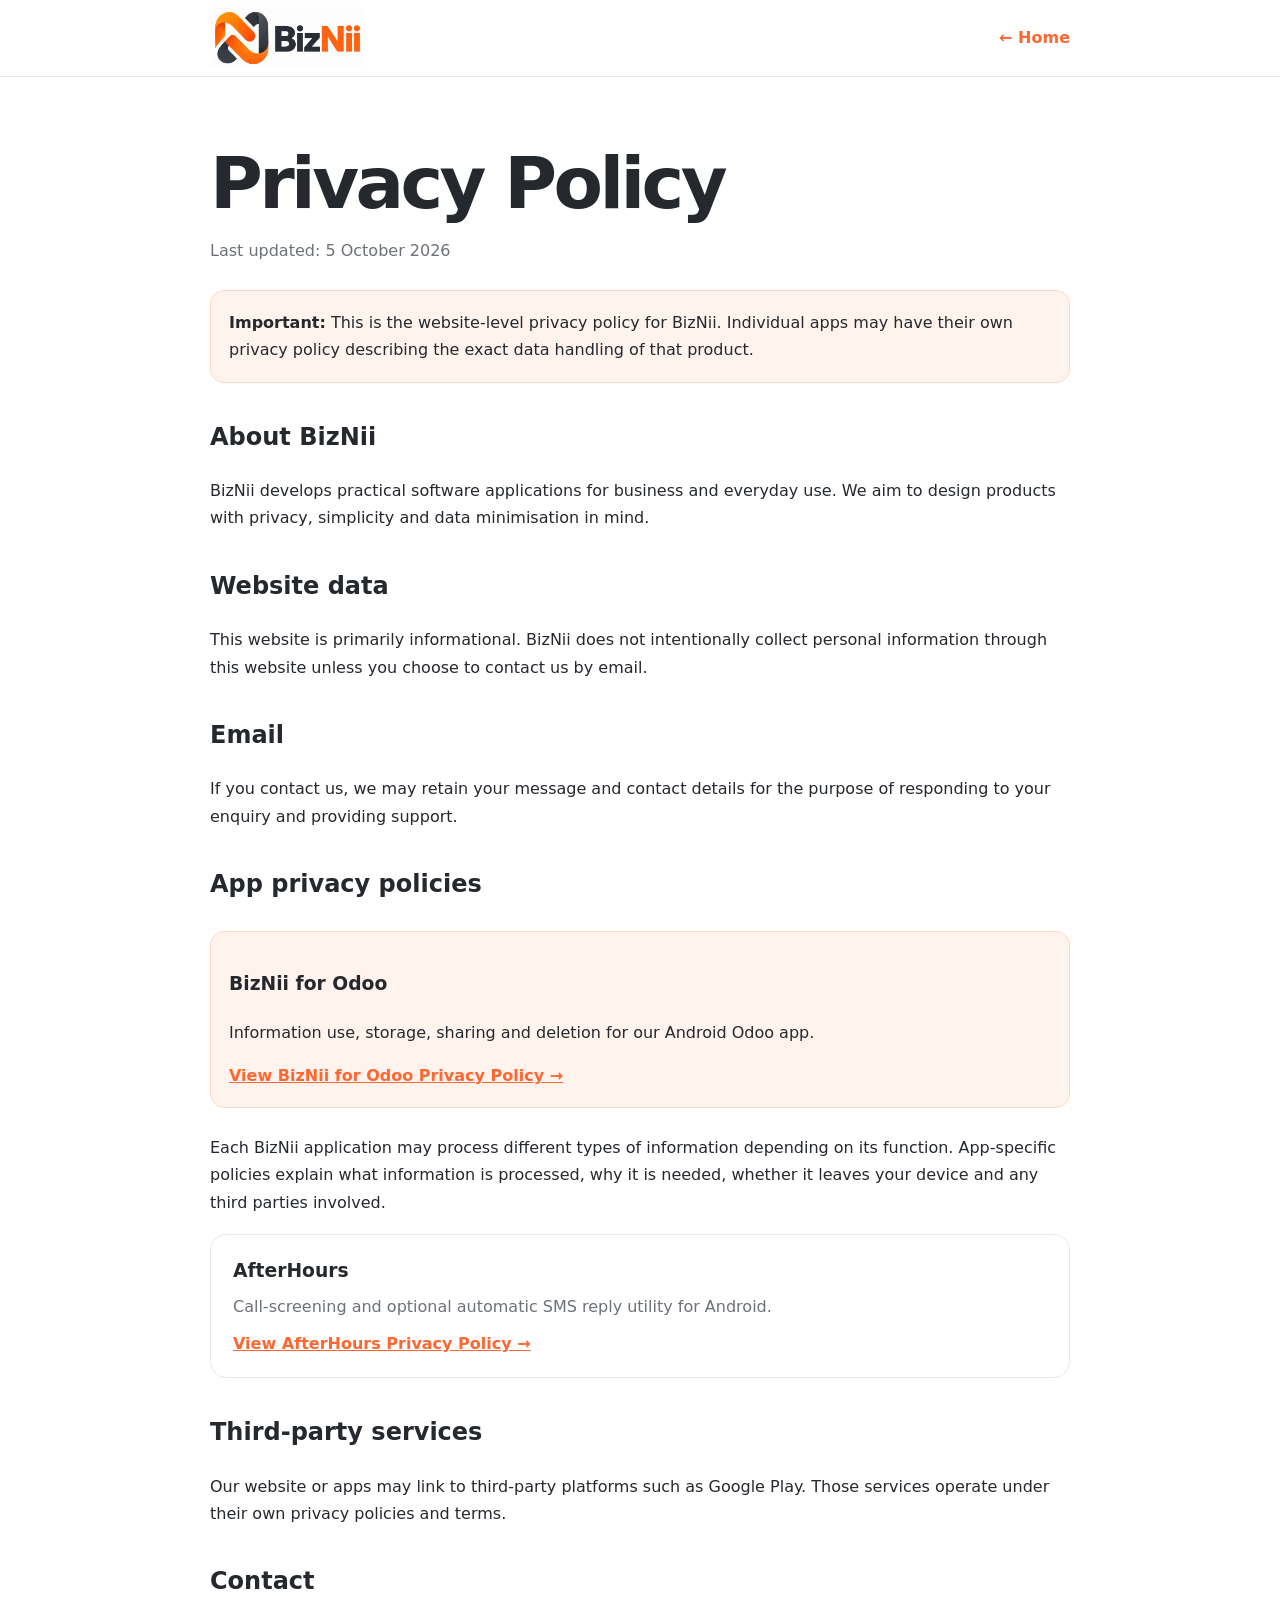
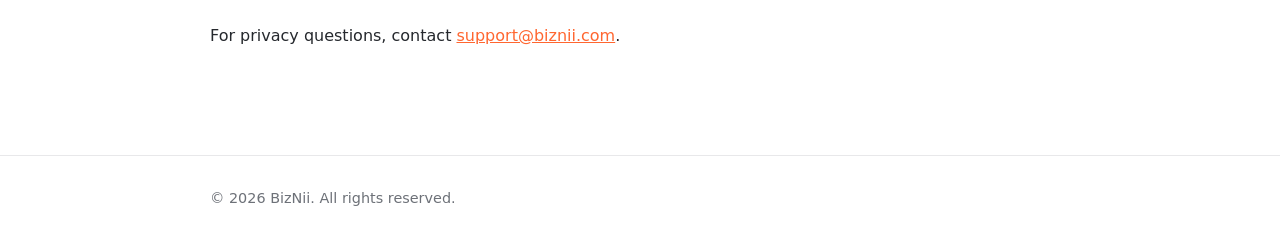
<file: privacy.html>
<!doctype html>
<html lang="en">
<head>
  <meta charset="utf-8">
  <meta name="viewport" content="width=device-width, initial-scale=1">
  <title>Privacy Policy — BizNii</title>
  <meta name="description" content="BizNii privacy policy.">
  <meta name="theme-color" content="#FF6630">
  <link rel="icon" type="image/png" href="favicon.png?v=3">
  <link rel="shortcut icon" type="image/png" href="favicon.png?v=3">
  <link rel="apple-touch-icon" href="apple-touch-icon.png?v=3">
  <style>
    :root{--orange:#FF6630;--ink:#25282D;--muted:#6D7178;--line:#E8E8EA}
    *{box-sizing:border-box}body{margin:0;font-family:Inter,ui-sans-serif,system-ui,-apple-system,BlinkMacSystemFont,"Segoe UI",sans-serif;color:var(--ink);line-height:1.7;background:#fff}
    .wrap{width:min(860px,calc(100% - 40px));margin:auto}header{border-bottom:1px solid var(--line);background:#fff}.nav{height:76px;display:flex;align-items:center;justify-content:space-between;gap:20px}.brand img{width:155px;height:auto;display:block}.back{color:var(--orange);text-decoration:none;font-weight:700}main{padding:70px 0 90px}h1{font-size:clamp(2.5rem,6vw,4.5rem);line-height:1;letter-spacing:-.05em;margin:0 0 18px}h2{margin-top:34px}.muted{color:var(--muted)}a{color:var(--orange)}.note{background:#FFF3EE;border:1px solid #FFD7C8;border-radius:14px;padding:18px;margin:26px 0}.app-policy{border:1px solid var(--line);border-radius:16px;padding:20px 22px;margin:18px 0}.app-policy h3{margin:0 0 6px}.app-policy p{margin:0 0 10px;color:var(--muted)}footer{border-top:1px solid var(--line);padding:30px 0;color:var(--muted);font-size:.9rem}
  </style>
</head>
<body>
<header><div class="wrap nav"><a class="brand" href="index.html"><img src="biznii-logo.png?v=3" alt="BizNii"></a><a class="back" href="index.html">← Home</a></div></header>
<main><div class="wrap">
  <h1>Privacy Policy</h1>
  <p class="muted">Last updated: 5 October 2026</p>
  <div class="note"><strong>Important:</strong> This is the website-level privacy policy for BizNii. Individual apps may have their own privacy policy describing the exact data handling of that product.</div>
  <h2>About BizNii</h2><p>BizNii develops practical software applications for business and everyday use. We aim to design products with privacy, simplicity and data minimisation in mind.</p>
  <h2>Website data</h2><p>This website is primarily informational. BizNii does not intentionally collect personal information through this website unless you choose to contact us by email.</p>
  <h2>Email</h2><p>If you contact us, we may retain your message and contact details for the purpose of responding to your enquiry and providing support.</p>
  <h2>App privacy policies</h2><div class="note"><h3>BizNii for Odoo</h3><p>Information use, storage, sharing and deletion for our Android Odoo app.</p><a href="odoo-mobile-privacy.html"><strong>View BizNii for Odoo Privacy Policy →</strong></a></div>
  <p>Each BizNii application may process different types of information depending on its function. App-specific policies explain what information is processed, why it is needed, whether it leaves your device and any third parties involved.</p>
  <div class="app-policy">
    <h3>AfterHours</h3>
    <p>Call-screening and optional automatic SMS reply utility for Android.</p>
    <a href="afterhours-privacy.html"><strong>View AfterHours Privacy Policy →</strong></a>
  </div>
  <h2>Third-party services</h2><p>Our website or apps may link to third-party platforms such as Google Play. Those services operate under their own privacy policies and terms.</p>
  <h2>Contact</h2><p>For privacy questions, contact <a href="mailto:support@biznii.com">support@biznii.com</a>.</p>
</div></main>
<footer><div class="wrap">© 2026 BizNii. All rights reserved.</div></footer>
<!-- Cloudflare Web Analytics -->
<script type="module" src="https://static.cloudflareinsights.com/beacon.min.js" data-cf-beacon='{"token": "ae1a427bfd8e427790dfe7327095af80"}'></script>
<!-- End Cloudflare Web Analytics -->
</body></html>
</file>
<file: odoo-mobile-showcase.css>
:root{--ink:#182620;--muted:#657069;--paper:#faf9f5;--soft:#efeee8;--orange:#FF6630;--orange-text:#a13a20;--lime:#d9e5be;--line:#d9ddd4;--width:1200px;font-family:'Segoe UI',system-ui,sans-serif;color:var(--ink);background:var(--paper);font-synthesis:none}
*{box-sizing:border-box}html{scroll-behavior:smooth;scroll-padding-top:100px}body{margin:0;line-height:1.6}a{color:inherit;text-decoration:none}button,input,select{font:inherit}button,a,input,select,summary{-webkit-tap-highlight-color:transparent}a:focus-visible,button:focus-visible,summary:focus-visible,input:focus-visible,select:focus-visible{outline:3px solid var(--orange);outline-offset:5px}img{display:block;max-width:100%;height:auto}figure{margin:0}h1,h2,h3,p{margin:0}h1,h2,h3{line-height:1.08;letter-spacing:-.045em}h2{font-size:clamp(36px,4.4vw,62px);font-weight:600}h3{font-size:26px;font-weight:600}em{font-family:Georgia,serif;font-weight:400;color:var(--orange)}.wrap{width:min(calc(100% - 72px),var(--width));margin-inline:auto}.section{padding-block:110px}.soft{background:var(--soft)}.eyebrow{font-size:11px;letter-spacing:.16em;font-weight:700;margin-bottom:22px}.lead{font-size:18px;color:var(--muted);line-height:1.7}.fine{font-size:13px;color:var(--muted);line-height:1.7}.fine a{text-decoration:underline}.signal{display:inline-block;width:7px;height:7px;border-radius:50%;background:var(--orange);margin-right:9px}.skip{position:fixed;top:-100px;left:20px;z-index:1000;background:var(--paper);padding:12px}.skip:focus{top:12px}.header{position:sticky;top:0;z-index:20;background:rgba(250,249,245,.96);border-bottom:1px solid var(--line);backdrop-filter:blur(16px)}.nav{height:88px;display:flex;justify-content:space-between;align-items:center}.wordmark{font-size:27px;font-weight:750;letter-spacing:-.04em;display:flex;align-items:center;gap:10px}.wordmark small{display:block;font-size:9px;letter-spacing:.18em;font-weight:600;line-height:1.3}.brand-symbol{font-size:33px;color:#fff;background:var(--orange);width:42px;height:42px;border-radius:12px;line-height:36px;text-align:center;position:relative}.brand-symbol span{font-size:16px;position:absolute;right:4px;top:0}.nav nav{display:flex;align-items:center;gap:28px;font-size:13px}.nav nav>a:not(.button):hover,.footer a:hover{color:var(--orange)}.button{display:inline-flex;align-items:center;justify-content:space-between;gap:28px;background:var(--orange);color:white;font-size:14px;font-weight:600;padding:17px 23px;border-radius:5px;transition:background .2s,transform .2s}.button:hover{background:#943825;transform:translateY(-2px)}.button.small{padding:12px 18px;gap:20px}.text-link{display:inline-flex;gap:18px;align-items:center;font-size:14px;font-weight:650;border-bottom:1px solid currentColor;padding-bottom:5px;width:fit-content}.text-link:hover{color:var(--orange)}.menu-toggle{display:none}.hero{display:grid;grid-template-columns:1fr 1fr;gap:40px;padding-block:78px 72px;align-items:center}.hero h1{font-size:clamp(66px,7.7vw,108px);font-weight:600;line-height:.97;letter-spacing:-.065em;margin:25px 0}.hero .lead{max-width:460px;margin-top:30px}.actions{display:flex;align-items:center;gap:28px;margin-top:32px}.hero-specs{display:flex;gap:0;margin-top:28px;font-size:11px;font-weight:600;letter-spacing:.02em;color:var(--muted)}.hero-specs span+span{border-left:1px solid var(--line);margin-left:15px;padding-left:15px}.hero-stage{height:650px;position:relative;background:#e8ebdf;border-radius:180px 180px 14px 14px;overflow:hidden}.stage-label{position:absolute;top:32px;left:0;right:0;text-align:center;font-size:10px;font-weight:700;letter-spacing:.12em}.orbit{position:absolute;width:600px;height:600px;border:1px solid #cad1bc;border-radius:50%;left:-25px;top:100px}.orbit-two{width:440px;height:440px;top:180px;left:55px}.device{background:#17221e;border:6px solid #17221e;border-radius:28px;overflow:hidden;box-shadow:0 24px 50px #17221e29;position:relative}.device img{width:100%;height:auto}.device-back{width:238px;position:absolute;left:30px;top:113px;transform:rotate(-9deg)}.device-front{width:248px;position:absolute;right:34px;top:85px;transform:rotate(8deg)}.device figcaption{display:none}.floating-note{position:absolute;bottom:72px;left:35px;right:35px;display:flex;align-items:center;gap:14px;background:var(--paper);padding:16px 20px;border:1px solid var(--line);box-shadow:0 6px 18px #17221e0e;border-radius:6px}.floating-note>span{display:grid;place-items:center;width:32px;height:32px;background:var(--lime);border-radius:50%}.floating-note strong{display:block;font-size:14px}.floating-note small{font-size:12px;color:var(--muted)}.capture-note{position:absolute;bottom:25px;width:100%;text-align:center;font-size:10px;color:var(--muted)}.ribbon{background:var(--ink);color:#e7ede5}.ribbon .wrap{display:grid;grid-template-columns:repeat(4,1fr);font-size:12px;padding-block:22px;text-align:center;letter-spacing:.05em}.ribbon span+span{border-left:1px solid #506058}.section-heading{display:grid;grid-template-columns:1fr 1fr;column-gap:70px;row-gap:20px;margin-bottom:50px;align-items:end}.section-heading .eyebrow{grid-column:1/-1;margin-bottom:0}.section-heading>p:not(.eyebrow){color:var(--muted);max-width:420px;font-size:16px}.section-heading.wide{display:block}.workspace-grid{display:grid;grid-template-columns:repeat(4,1fr);gap:16px}.workspace{padding:28px 26px 26px;display:flex;flex-direction:column;min-height:312px;border-radius:7px;transition:transform .2s}.workspace:hover{transform:translateY(-6px)}.workspace-number{font-size:11px;margin-bottom:45px}.workspace h3{font-size:28px}.workspace p{font-size:13px;margin-top:18px;opacity:.8}.workspace-link{font-size:12px;font-weight:700;margin-top:auto;padding-top:25px}.warm{background:#f0d9cd}.green{background:#dce5ce}.sand{background:#ebe6d8}.charcoal{background:var(--ink);color:var(--paper)}.story{display:grid;grid-template-columns:1.1fr .9fr;gap:100px;align-items:center}.story-copy .lead{margin-top:24px}.subsections{display:grid;gap:24px;margin-block:32px}.subsections h3{font-size:19px;letter-spacing:-.02em}.subsections p{font-size:14px;color:var(--muted);margin-top:9px}.story-media{background:#e3e7db;padding:45px 45px 28px;border-radius:8px}.device.single{width:266px;margin:auto;border-radius:28px}.media-caption{margin-top:30px;text-align:center}.media-caption span{font-size:10px;letter-spacing:.12em;font-weight:700}.media-caption p{font-size:13px;color:var(--muted);margin-top:8px}.planning-grid{display:grid;grid-template-columns:1.1fr .7fr 1fr;gap:35px;align-items:start}.planning-main{padding:16px 0}.planning-main h3{font-size:34px}.planning-main p:not(.eyebrow){color:var(--muted);font-size:14px;margin-top:22px}.plain-list{list-style:none;padding:0;margin-block:24px;font-size:13px}.plain-list li{border-top:1px solid var(--line);padding:11px 0 11px 18px;position:relative}.plain-list li:before{content:'↗';position:absolute;left:0;color:var(--orange)}.planning-image{border:5px solid var(--ink);border-radius:16px;overflow:hidden;background:var(--ink)}.planning-image figcaption{font-size:10px;color:white;padding:10px;text-align:center}.field-card{padding:32px;background:var(--ink);border-radius:8px;color:var(--paper)}.field-card h3{font-size:32px;margin-top:25px}.field-card p{font-size:14px;line-height:1.8;margin-top:24px;color:#cad3c8}.field-tags{display:flex;flex-wrap:wrap;gap:8px;margin-top:26px}.field-tags span{border:1px solid #506058;padding:5px 9px;font-size:11px;border-radius:4px}.field-card p.fine{font-size:12px;color:#adbbaa}.operations{background:var(--ink);color:var(--paper)}.operations .eyebrow{color:#bdcba9}.operations .section-heading>p:not(.eyebrow){color:#aebbae}.operations-grid{display:grid;grid-template-columns:1fr 1fr;gap:40px 70px}.operations-grid article{border-top:1px solid #506058;padding-top:25px}.line-icon{font-size:32px;color:#f4b194;display:block;margin-bottom:20px}.operations-grid h3{font-size:25px}.operations-grid p{font-size:14px;color:#b7c3b7;max-width:500px;margin-top:14px}.operations-grid a{font-size:12px;color:#e7ecdf;display:inline-block;margin-top:20px}.operations-grid a:hover{text-decoration:underline}.operations-foot{display:grid;grid-template-columns:1fr 3fr;gap:30px;padding-top:30px;border-top:1px solid #506058;margin-top:48px}.operations-foot span{color:#f4b194;font-size:13px;font-weight:600}.operations-foot p{font-size:14px;color:#b7c3b7}.demo-layout{display:grid;grid-template-columns:.9fr 1.1fr;gap:60px}.demo-video{display:grid;grid-template-columns:200px 1fr;gap:28px;align-items:start}.demo-video video{width:100%;aspect-ratio:9/20;background:var(--ink);border:5px solid var(--ink);border-radius:18px;object-fit:contain}.demo-video .eyebrow{font-size:9px;letter-spacing:.1em}.demo-video h3{font-size:26px}.demo-video p{color:var(--muted);font-size:13px;margin-block:18px}.demo-video .text-link{font-size:12px}.capture-grid{display:grid;grid-template-columns:1fr 1fr;gap:25px}.capture-grid figure{min-width:0}.zoom{display:block;border:1px solid var(--line);background:#e0e4da;border-radius:8px;overflow:hidden;position:relative}.zoom img{width:100%;height:230px;object-fit:cover;object-position:top;transition:transform .3s}.zoom:hover img{transform:scale(1.025)}.zoom span{display:block;padding:8px 12px;font-size:10px;font-weight:650;border-top:1px solid var(--line)}.capture-grid figcaption{padding-top:10px}.capture-grid strong{font-size:13px;display:block}.capture-grid small{color:var(--muted);font-size:11px}.security-heading{display:grid;grid-template-columns:1.5fr 1fr;gap:80px;align-items:end;margin-bottom:45px}.security-heading>p{font-size:16px;color:var(--muted)}.security-grid{display:grid;grid-template-columns:repeat(4,1fr);gap:30px}.security-grid article{padding-top:22px;border-top:1px solid var(--ink)}.security-grid span{font-size:10px;font-weight:700;color:var(--orange);letter-spacing:.08em}.security-grid h3{font-size:23px;margin-top:22px}.security-grid p{font-size:13px;color:var(--muted);margin-top:18px}.directory-section{background:#e9ede3}.directory-toolbar{display:grid;grid-template-columns:2fr 1fr auto;gap:20px;align-items:end;margin-bottom:20px}.directory-toolbar label{font-size:11px;font-weight:650}.directory-toolbar input,.directory-toolbar select{display:block;width:100%;margin-top:8px;border:1px solid #b9c3b2;background:var(--paper);border-radius:5px;padding:13px 15px;font-size:14px;color:var(--ink);min-height:50px}.directory-toolbar button{background:var(--ink);color:white;border:0;border-radius:5px;font-size:13px;padding:14px 18px;min-height:50px;cursor:pointer}#feature-count{font-size:12px;color:var(--muted);margin-bottom:20px}.feature-group{border-top:1px solid #bbc4b6;scroll-margin-top:110px}.feature-group:last-child{border-bottom:1px solid #bbc4b6}.feature-group summary{padding:23px 0;cursor:pointer;font-size:20px;letter-spacing:-.025em;font-weight:600;display:flex;gap:20px;align-items:center;list-style:none}.feature-group summary::-webkit-details-marker{display:none}.feature-group summary:after{content:'＋';margin-left:auto;font-size:24px;font-weight:400}.feature-group[open] summary:after{content:'−'}.feature-group summary small{font-size:11px;font-weight:500;color:var(--muted);letter-spacing:0}.feature-group ul{list-style:none;padding:0 0 20px;display:grid;grid-template-columns:1fr 1fr;gap:0 40px;margin:0}.feature-group li{font-size:13px;padding:15px 0;border-top:1px solid #cbd3c5;line-height:1.8}.feature-group li code{font-size:12px;background:#dce4d4;padding:1px 4px;border-radius:3px}.feature-group li a{text-decoration:underline}.directory-section .fine{margin-top:25px}.faq{display:grid;grid-template-columns:1fr 1fr;gap:0 60px}.faq details{border-top:1px solid var(--line);padding:22px 0;align-self:start}.faq summary{cursor:pointer;font-size:16px;font-weight:600}.faq p{font-size:14px;color:var(--muted);padding-top:16px}.download-section{background:#e5ebd8;padding:90px 0}.download-grid{display:grid;grid-template-columns:1.2fr .8fr;gap:100px;align-items:center}.download-grid h2{font-size:clamp(46px,6vw,84px)}.download-grid>div>p:not(.eyebrow){max-width:400px;margin-top:26px;color:var(--muted)}.download-panel{background:var(--paper);padding:32px;border-radius:8px;display:flex;flex-direction:column;gap:20px}.download-panel img{width:190px;height:auto;align-self:center;mix-blend-mode:multiply}.download-panel .button{justify-content:center;gap:8px}.download-panel .text-link{font-size:12px}.download-panel p{margin:0!important;font-size:12px}.footer{padding-block:42px 32px;display:flex;align-items:center;justify-content:space-between;flex-wrap:wrap;gap:25px}.footer>.wordmark{display:block;font-size:23px}.footer nav{display:flex;flex-wrap:wrap;gap:24px;font-size:12px}.footer p{width:100%;border-top:1px solid var(--line);padding-top:20px;font-size:10px;color:var(--muted)}dialog{border:0;border-radius:10px;padding:22px;background:var(--paper);max-width:min(90vw,660px);max-height:92vh;overflow:auto}dialog::backdrop{background:#101c18db}dialog img{max-height:75vh;width:auto;margin:auto}dialog p{font-size:12px;color:var(--muted);max-width:420px;margin:15px auto 0}.dialog-close{display:block;margin:0 0 16px auto;border:1px solid var(--line);border-radius:5px;background:white;padding:8px 14px;cursor:pointer;font-size:13px}[hidden]{display:none!important}
@media(min-width:1440px){.hero-stage{height:680px}.device-back{left:45px}.device-front{right:45px}}
@media(max-width:1100px){.nav nav{gap:18px}.hero{gap:25px}.hero-stage{height:580px}.device-back{width:205px;left:18px}.device-front{width:213px;right:18px}.hero h1{font-size:84px}.actions{gap:18px;flex-wrap:wrap}.workspace{padding:23px 20px}.workspace h3{font-size:25px}.story{gap:50px}.story-media{padding-inline:25px}.planning-grid{gap:25px;grid-template-columns:1fr .8fr}.field-card{grid-column:1/-1}.field-card p{max-width:800px}.demo-layout{gap:30px;grid-template-columns:1fr 1fr}.demo-video{grid-template-columns:170px 1fr;gap:18px}.security-grid{grid-template-columns:1fr 1fr}.download-grid{gap:60px}}
@media(max-width:800px){.wrap{width:calc(100% - 40px)}.section{padding-block:75px}.nav{height:72px}.menu-toggle{display:flex;gap:20px;border:0;background:none;font-size:13px;padding:10px}.nav nav{display:none;position:absolute;top:72px;left:0;right:0;background:var(--paper);padding:25px;flex-direction:column;align-items:stretch;border-bottom:1px solid var(--line)}.nav nav.open{display:flex}.hero{grid-template-columns:1fr;padding-top:50px}.hero h1{font-size:clamp(68px,12vw,94px)}.hero-stage{max-width:550px;width:100%;margin:20px auto 0;height:590px}.device-back{width:230px;left:40px}.device-front{width:235px;right:40px}.section-heading{grid-template-columns:1fr;gap:20px}.section-heading>p:not(.eyebrow){max-width:600px}.workspace-grid{grid-template-columns:1fr 1fr}.workspace{min-height:260px}.workspace-number{margin-bottom:30px}.story{grid-template-columns:1fr;gap:40px}.story-media{max-width:500px;width:100%;margin:auto}.story-copy{order:0}.story-media{order:1}.story .device.single{width:245px}.operations-grid{gap:35px}.demo-layout{grid-template-columns:1fr}.demo-video{grid-template-columns:200px 1fr}.capture-grid{grid-template-columns:repeat(4,1fr);gap:16px}.zoom img{height:210px}.security-heading{grid-template-columns:1fr;gap:25px}.directory-toolbar{grid-template-columns:1fr 1fr}.directory-toolbar>label:first-child{grid-column:1/-1}.directory-toolbar button{justify-self:end}.feature-group ul{grid-template-columns:1fr}.faq{grid-template-columns:1fr}.download-grid{grid-template-columns:1fr;gap:40px}.download-panel{max-width:520px}.ribbon .wrap{font-size:10px}.download-section{padding-block:70px}}
@media(max-width:480px){.hero-stage{height:530px;border-radius:140px 140px 12px 12px}.device-back{width:180px;left:15px;top:110px}.device-front{width:195px;right:15px;top:85px}.floating-note{left:18px;right:18px;bottom:58px;padding:14px}.capture-note{font-size:9px;bottom:23px}.hero h1{font-size:68px}.hero .lead{font-size:16px}.actions{gap:22px}.workspace-grid{gap:10px}.workspace{padding:20px 17px;min-height:285px}.workspace h3{font-size:24px}.workspace-link{font-size:10px}.workspace p{font-size:12px}.ribbon .wrap{grid-template-columns:1fr 1fr;row-gap:15px}.ribbon span:nth-child(3){border-left:0}.planning-grid{grid-template-columns:1fr}.planning-image{width:250px;margin:auto}.field-card{padding:26px}.operations-grid{grid-template-columns:1fr}.operations-foot{grid-template-columns:1fr;gap:12px}.demo-video{grid-template-columns:145px 1fr;gap:20px}.demo-video h3{font-size:23px}.demo-video .eyebrow{letter-spacing:0}.capture-grid{grid-template-columns:1fr 1fr}.zoom img{height:250px}.security-grid{gap:25px;grid-template-columns:1fr}.directory-toolbar{gap:12px}.directory-toolbar input{font-size:12px}.feature-group summary{font-size:18px;gap:12px}.feature-group summary small{font-size:10px}.download-panel{padding:25px}.footer nav{gap:15px}.footer{padding-top:30px}}
@media(prefers-reduced-motion:reduce){html{scroll-behavior:auto}*,*:before,*:after{transition:none!important}}

/* Approved repository branding: preserve original logo artwork and aspect ratios. */
.site-logo{width:168px;height:auto;mix-blend-mode:multiply}.app-identity{display:flex;gap:18px;align-items:center;margin-bottom:26px}.app-identity>img{width:88px;height:auto}.app-identity strong{display:block;font-size:17px;letter-spacing:-.025em}.app-identity .eyebrow{margin:8px 0 0;font-size:9px;letter-spacing:.11em}.footer .site-logo{width:145px}@media(max-width:480px){.site-logo{width:140px}.app-identity>img{width:70px}.app-identity{gap:14px}.app-identity strong{font-size:16px}.app-identity .eyebrow{font-size:8px}}

/* One product, support and privacy visual system. */
.launch-status{margin-top:24px;font-size:12px;font-weight:650;color:var(--orange)}
.launch-section{padding-block:100px;background:#e5ebd8}.launch-grid{display:grid;grid-template-columns:1.4fr .8fr;gap:100px;align-items:center}.launch-grid .lead{max-width:560px;margin-top:28px}.launch-grid h2{font-size:clamp(44px,5.6vw,76px)}.launch-card{background:var(--paper);border:1px solid #ced7bd;border-radius:12px;padding:38px;display:flex;flex-direction:column;align-items:center;text-align:center;gap:18px}.launch-card img{width:145px}.store-label{font-size:10px;letter-spacing:.16em;color:var(--orange);font-weight:750;border:1px solid #e3c2b9;border-radius:20px;padding:5px 12px}.launch-card h3{font-size:32px}.launch-card p{font-size:13px;color:var(--muted);max-width:240px}.launch-card .text-link{margin-top:5px}
.experience-grid{display:grid;grid-template-columns:1fr 1fr;gap:100px;align-items:center}.experience-copy .lead{margin-top:25px}.experience-copy .plain-list{max-width:420px}.phone-wrap{display:flex;justify-content:center;min-width:0}.odx-shell{font-size:14px;line-height:1.5}.odx-shell h3{letter-spacing:-.025em}.odx-shell .actions{gap:12px;margin-top:20px;flex-wrap:wrap}.odx-shell .button{border:0;cursor:pointer;font-size:12px;padding:12px 20px}.button.secondary{background:var(--soft);color:var(--ink)}.widget-showcase-head h2{margin-bottom:22px}.widget-showcase-head p:not(.eyebrow){font-size:16px;max-width:600px}.widget-switcher{margin-bottom:32px}.widget-points{margin-top:30px}.widget-point{font-size:13px;line-height:1.7}.widget-stage{background:#e5e9df}.widget-card-v2{box-shadow:0 20px 45px #18262012}.odx-toast,.widget-toast-v2{max-width:90%;white-space:normal;text-align:center}.widget-stage button:focus-visible{outline-offset:2px}.widget-stage{overflow:hidden}.calendar-grid-v2>*{min-width:0}.calendar-title-v2{font-size:clamp(20px,3vw,28px)}
.document-hero{padding-block:85px 80px;max-width:1200px}.document-hero h1{font-size:clamp(54px,7vw,92px);font-weight:600;line-height:1.02}.document-hero .lead{max-width:650px;margin-top:28px}.policy-date{font-size:12px;margin-top:26px;color:var(--muted)}.service-grid{display:grid;grid-template-columns:1fr 1fr;gap:28px}.service-card{background:var(--paper);padding:38px;border:1px solid var(--line);border-radius:8px}.service-card h2{font-size:34px;margin-bottom:24px}.service-card p{font-size:14px;color:var(--muted);margin-bottom:20px}.service-card p:last-child{margin-bottom:0}.service-card ol{padding-left:22px;font-size:14px;line-height:1.8;margin-block:20px}.service-card li+li{margin-top:8px}.service-card .text-link{font-size:13px}.contact-strip{background:#e5ebd8;padding-block:70px}.contact-strip>.wrap{display:grid;grid-template-columns:1.3fr 1fr;gap:80px;align-items:center}.contact-strip h2{font-size:48px}.contact-strip p:not(.eyebrow){margin-top:24px;color:var(--muted)}.contact-strip .fine{max-width:310px;font-size:12px}
.privacy-summary{display:grid;grid-template-columns:repeat(3,1fr);gap:45px;padding-block:45px}.privacy-summary span{display:block;font-size:10px;letter-spacing:.1em;font-weight:700;color:var(--orange);margin-bottom:16px}.privacy-summary h3{font-size:22px;margin-bottom:14px}.privacy-summary p{font-size:13px;color:var(--muted)}.policy-layout{display:grid;grid-template-columns:240px minmax(0,1fr);gap:85px;padding-block:80px 100px}.policy-toc{align-self:start;position:sticky;top:125px}.policy-toc nav{display:flex;flex-direction:column;gap:13px;font-size:13px}.policy-toc a:hover{color:var(--orange)}.policy-content>section{padding-bottom:40px;margin-bottom:40px;border-bottom:1px solid var(--line);scroll-margin-top:115px}.policy-content>section:last-child{border:0;margin:0}.policy-content h2{font-size:34px;margin-bottom:24px}.policy-content p,.policy-content li{font-size:14px;color:var(--muted);line-height:1.85}.policy-content p+p{margin-top:20px}.policy-content strong{font-weight:650;color:var(--ink)}.policy-content p a{text-decoration:underline;text-underline-offset:3px;color:var(--ink)}.policy-content ul{padding-left:20px}.policy-content li+li{margin-top:8px}.policy-table-wrap{overflow-x:auto;margin-block:28px;border:1px solid var(--line);border-radius:8px}.policy-content table{border-collapse:collapse;width:100%;font-size:13px;line-height:1.75;text-align:left}.policy-content caption{text-align:left;padding:18px;background:var(--soft);font-size:12px;font-weight:650}.policy-content th,.policy-content td{padding:18px;vertical-align:top;border-top:1px solid var(--line)}.policy-content th{color:var(--ink);font-weight:650;width:30%}.policy-content td{color:var(--muted)}.policy-content thead{background:#e9ede3}.policy-contact{padding:36px!important;background:#e9ede3;border-radius:8px}.policy-contact .button{margin-block:24px}.policy-contact .eyebrow{font-size:10px;margin-bottom:18px;color:var(--ink)}
@keyframes fade{from{opacity:.6}to{opacity:1}}
@media(max-width:1000px){.experience-grid{gap:50px}.launch-grid{gap:50px}.policy-layout{gap:40px;grid-template-columns:190px minmax(0,1fr)}.nav nav{gap:18px}}
@media(max-width:800px){.experience-grid,.launch-grid,.contact-strip>.wrap{grid-template-columns:1fr;gap:45px}.experience-copy{max-width:600px}.launch-section{padding-block:75px}.launch-card{max-width:450px;width:100%;margin:auto}.document-hero{padding-block:60px}.service-grid{grid-template-columns:1fr}.policy-layout{grid-template-columns:1fr;gap:45px;padding-block:50px}.policy-toc{position:static}.policy-toc nav{flex-direction:row;flex-wrap:wrap;gap:12px 22px}.privacy-summary{gap:25px}.contact-strip h2{font-size:42px}.calendar-grid-v2{gap:5px}.cal-day-v2{padding:5px}}
@media(max-width:480px){.privacy-summary{grid-template-columns:1fr;padding-block:35px}.privacy-summary article+article{border-top:1px solid var(--line);padding-top:25px}.service-card{padding:26px}.document-hero h1{font-size:55px}.policy-content th,.policy-content td{padding:12px;font-size:12px}.policy-contact{padding:25px!important}.widget-stage{padding:12px;border-radius:18px}.calendar-widget-v2{padding:12px 8px}.calendar-grid-v2,.calendar-weekdays-v2{gap:3px}.cal-day-v2{padding:3px;min-height:72px;border-radius:8px}.event-chip-v2{padding:2px;font-size:8px}.calendar-actions-v2{gap:16px}.calendar-head-v2{gap:5px}.odx-phone{width:100%}.discuss-widget-v2{padding:20px 14px}.widget-footer-v2{gap:15px}.avatar-v2{width:38px;height:38px;flex-basis:38px}.discuss-row-v2{gap:9px;padding:5px}.discuss-line1-v2 strong{font-size:14px}.discuss-line2-v2,.discuss-line3-v2,.date-v2{font-size:12px}.widget-topbar-v2{flex-direction:row}.segment-tabs-v2{grid-template-columns:repeat(3,1fr);gap:5px}.segment-tab-v2{padding:11px 6px;font-size:13px}.widget-topbar-v2 h3{font-size:26px}.widget-topbar-v2 p{font-size:12px}.policy-content h2{font-size:29px}}

.calendar-grid-v2 button{text-align:left;color:var(--sage-ink);font:inherit;cursor:pointer}.calendar-grid-v2 button.muted{color:#81877f}.calendar-grid-v2 button:hover{background:var(--sage-soft)}

.odx-purple~.odx-nav button.active{color:var(--sage-accent)}

/* Brand orange for surfaces; deeper orange keeps text readable on light paper. */
em,.text-link:hover,.nav nav>a:not(.button):hover,.footer a:hover{color:var(--orange-text)}
.security-grid span,.launch-status,.store-label,.privacy-summary span,.policy-toc a:hover{color:var(--orange-text)}
.button{color:var(--ink)}.button:hover{background:#ff814f;color:var(--ink)}
.product-disclaimer{padding-block:36px 48px;border-top:1px solid var(--line);font-size:14px;color:var(--muted)}.product-disclaimer h2{font:600 17px/1.4 system-ui,sans-serif;letter-spacing:0;margin-bottom:10px;color:var(--ink)}.product-disclaimer a{text-decoration:underline;text-underline-offset:3px;color:var(--orange-text)}
.policy-content a{overflow-wrap:anywhere}.policy-toc nav{max-height:68vh;overflow:auto}.policy-content section{scroll-margin-top:110px}
@media(max-width:800px){.policy-toc nav{max-height:none}.nav nav{gap:16px}.policy-content h2{overflow-wrap:anywhere}}

/* Launch call stories keep the approved cream/sage/coral presentation. */
.call-story-grid{display:grid;grid-template-columns:repeat(3,minmax(0,1fr));gap:28px;margin:36px 0}
.call-story-grid article{min-width:0}.call-story-grid h3{font-size:24px}.call-story-grid p{line-height:1.65}
.call-story-grid .zoom{display:block;margin:24px auto 0;max-width:280px}
.call-story-grid img{display:block;width:100%;height:auto;border-radius:24px;border:1px solid #c5c9be;box-shadow:0 16px 32px #24382b14}
@media(max-width:700px){.call-story-grid{grid-template-columns:1fr}.call-story-grid article{display:grid;grid-template-columns:1fr;max-width:420px;margin:auto}.call-story-grid .zoom{max-width:260px}.header .nav{gap:12px}}
</file>
<file: odoo/early-access/registration.css>
/* Scoped additions; the shared approved website stylesheet remains unchanged. */
.early-access-intro h1{font-size:clamp(40px,6vw,76px);max-width:920px;line-height:1.08}
.early-access-intro .lead{max-width:760px}
.registration-grid{display:grid;grid-template-columns:minmax(0,1fr) minmax(0,1.25fr);gap:64px;align-items:start}
.registration-grid h2{font-size:clamp(30px,4vw,44px)}
.registration-grid .plain-list{font-size:15px}
.registration-card{border:1px solid var(--line);background:var(--paper);padding:32px;border-radius:8px;min-width:0}
.registration-card fieldset{border:0;padding:0;margin:0;min-width:0}
.registration-card legend{font-size:24px;font-weight:650;margin-bottom:12px}
.registration-card label{display:block;font-size:14px;font-weight:600;margin-bottom:8px}
.registration-card input:not([type=checkbox]),.registration-card select,.registration-card textarea{display:block;width:100%;box-sizing:border-box;font:inherit;font-size:16px;color:var(--ink);background:var(--paper);border:1px solid var(--muted);border-radius:5px;padding:12px;min-height:48px}
.registration-card textarea{resize:vertical;min-height:132px}
.registration-card .field{margin-top:24px}
.registration-card .hint,.registration-card .notice{font-size:13px;color:var(--muted);margin-top:8px}
.registration-card a{text-decoration:underline;text-underline-offset:3px;color:var(--orange-text)}
.registration-card .consent{display:flex;align-items:flex-start;gap:12px;font-weight:400;line-height:1.6;margin:24px 0}
.registration-card input[type=checkbox]{width:20px;height:20px;flex:0 0 20px;margin-top:3px;accent-color:var(--orange-text)}
.registration-card .button{border:0;cursor:pointer;font-family:inherit;min-height:48px}
.registration-card :disabled{cursor:not-allowed;opacity:.65}
.registration-card :focus-visible{outline:3px solid var(--orange-text);outline-offset:4px}
.registration-card [aria-invalid=true]{border-color:#9c251b}
.registration-message{padding:16px;border:1px solid var(--line);border-radius:5px;margin-bottom:20px;background:var(--sage-soft,#e8ebdf)}
#registration-error{color:#8b251a;margin-top:16px;font-size:14px}
#registration-success{scroll-margin-top:120px}
#registration-success h2{font-size:28px;margin-bottom:20px}
.early-test-note{margin-top:28px;padding-top:24px;border-top:1px solid var(--line)}
.early-test-note p{margin-top:16px;color:var(--muted)}
@media(max-width:800px){.registration-grid{grid-template-columns:1fr;gap:32px}.registration-card{padding:24px 18px}}
@media(prefers-reduced-motion:reduce){.registration-card .button{transition:none}}
</file>
<file: odoo-mobile-experience.css>
:root{--sage-ink:#233128;--sage-muted:#5E685E;--sage-soft:#E7EEDF;--sage-surface:#F8F8F3;--sage-line:#D8DED2;--sage-accent:#5B7863}
/* Interactive widget showcase based on current Discuss + Calendar widgets */
.widgets-v2{background:var(--paper)}
.widget-showcase-head{max-width:780px;margin-bottom:24px}
.widget-showcase-head p{color:var(--sage-muted)}
.widget-switcher{display:flex;flex-wrap:wrap;gap:10px;margin:20px 0 24px}
.widget-switch{border:1px solid var(--sage-line);background:#fff;color:var(--sage-ink);border-radius:999px;padding:10px 16px;font-weight:850;cursor:pointer}
.widget-switch.active{background:var(--sage-soft);border-color:var(--sage-soft)}
.widget-preview{display:none}.widget-preview.active{display:block;animation:fade .2s ease}
.widget-stage{background:linear-gradient(145deg,#222827,#151919);border-radius:30px;padding:22px;display:flex;justify-content:center}
.widget-card-v2{width:min(100%,720px);background:var(--sage-surface);border:1px solid var(--sage-line);border-radius:28px;box-shadow:0 12px 34px rgba(18,24,18,.12);color:var(--sage-ink)}
.discuss-widget-v2{min-height:520px;padding:24px 22px 18px}
.widget-topbar-v2{display:flex;justify-content:space-between;gap:18px;align-items:flex-start}
.widget-topbar-v2 h3{margin:0;font-size:2rem;line-height:1.05}.widget-topbar-v2 p{margin:3px 0 0;color:var(--sage-muted)}
.widget-top-actions-v2{display:flex;align-items:center;gap:10px}.pill-count-v2,.unread-v2{min-width:38px;height:38px;border-radius:16px;display:grid;place-items:center;background:var(--sage-soft);font-weight:900}
.icon-pill-v2{width:38px;height:38px;border-radius:16px;border:0;background:transparent;color:var(--sage-accent);font-size:1.45rem;cursor:pointer}
.segment-tabs-v2{display:grid;grid-template-columns:repeat(3,1fr);gap:12px;margin:18px 0}.segment-tab-v2{border:0;background:transparent;color:var(--sage-ink);border-radius:999px;padding:16px 14px;font-size:1rem;cursor:pointer}.segment-tab-v2.active{background:var(--sage-soft)}
.discuss-list-v2{display:grid;gap:15px;min-height:300px}.discuss-row-v2{display:flex;gap:14px;align-items:flex-start;cursor:pointer;border-radius:18px;padding:8px}.discuss-row-v2:hover{background:#F0F3EC}
.avatar-v2{width:58px;height:58px;border-radius:50%;background:var(--sage-soft);display:grid;place-items:center;font-weight:900;flex:0 0 58px}
.discuss-main-v2{flex:1;min-width:0}.discuss-line1-v2{display:flex;justify-content:space-between;gap:12px}.discuss-line1-v2 strong{font-size:1.04rem}.date-v2,.discuss-line3-v2{color:var(--sage-muted)}.discuss-line2-v2{margin-top:4px;color:#2F3C33}
.widget-footer-v2{margin-top:20px;display:flex;align-items:flex-end;justify-content:space-between;gap:18px;color:var(--sage-muted)}
.new-chat-v2{border:0;background:var(--sage-soft);color:var(--sage-ink);border-radius:999px;padding:16px 22px;font-size:1rem;font-weight:900;cursor:pointer}
.calendar-widget-v2{padding:18px 16px 16px}.calendar-head-v2{display:flex;justify-content:space-between;align-items:center;gap:16px;margin-bottom:12px}.calendar-title-v2{font-size:1.7rem;font-weight:900}.calendar-actions-v2{display:flex;align-items:center;gap:10px}
.mini-ctrl-v2{border:0;background:transparent;color:var(--sage-accent);font-size:2rem;cursor:pointer}.today-v2{border:0;background:transparent;color:var(--sage-accent);font-weight:900;cursor:pointer}.plus-v2{width:62px;height:62px;border-radius:20px;border:0;background:var(--sage-soft);color:var(--sage-ink);font-size:2rem;cursor:pointer}
.calendar-weekdays-v2{display:grid;grid-template-columns:repeat(7,1fr);gap:7px;margin-bottom:9px;color:var(--sage-muted);font-weight:850;text-align:center}
.calendar-grid-v2{display:grid;grid-template-columns:repeat(7,1fr);gap:7px}.cal-day-v2{min-height:105px;border:1px solid var(--sage-line);border-radius:15px;background:#FAFAF7;padding:7px;position:relative}.cal-day-v2.muted{background:#F3F2EE;color:#81877F}.day-num-v2{font-size:.95rem}.cal-day-v2.selected .day-num-v2{display:inline-grid;place-items:center;width:36px;height:36px;border-radius:50%;border:2px solid var(--sage-accent)}
.event-chip-v2{display:block;width:max-content;max-width:100%;margin-top:7px;padding:3px 7px;border-radius:999px;background:#DDE7DF;color:#314337;font-size:.7rem;white-space:nowrap;overflow:hidden;text-overflow:ellipsis}.event-chip-v2.alt{background:#E5E8E7;color:#4C5960}
.widget-points{display:grid;grid-template-columns:repeat(3,1fr);gap:14px;margin-top:24px}.widget-point{border:1px solid var(--sage-line);border-radius:18px;padding:16px;background:#fff}.widget-point b{display:block;margin-bottom:4px}.widget-point p{margin:0;color:var(--sage-muted)}
.widget-demo-note{margin-top:16px;color:var(--sage-muted);font-size:.9rem}
.widget-toast-v2{position:absolute;left:50%;bottom:22px;transform:translateX(-50%);background:var(--sage-ink);color:#fff;padding:9px 12px;border-radius:999px;font-size:.75rem;display:none;z-index:5;white-space:nowrap}.widget-toast-v2.show{display:block}
.widget-stage-inner{position:relative;width:min(100%,720px)}
@media(max-width:700px){.widget-topbar-v2{flex-direction:column}.segment-tabs-v2{grid-template-columns:1fr}.widget-footer-v2,.calendar-head-v2{flex-direction:column;align-items:flex-start}.widget-points{grid-template-columns:1fr}.cal-day-v2{min-height:78px;padding:5px}.calendar-grid-v2{gap:5px}.plus-v2{width:52px;height:52px}}

.native-phone{width:min(370px,100%);margin:0;background:#17221e;padding:9px 9px 0;border-radius:32px;box-shadow:0 28px 70px #17221e29}.native-screen{position:relative;border-radius:24px;overflow:hidden;background:#fafcf7}.native-screen>img{display:block;width:100%;height:auto}.native-phone figcaption{font-size:11px;color:#dce6d6;text-align:center;padding:10px 4px 12px}.native-phone-tabs{position:absolute;bottom:0;left:0;right:0;display:grid;grid-template-columns:repeat(5,1fr);height:9%;background:transparent}.native-phone-tabs button{border:0;background:transparent;cursor:pointer;border-radius:14px}.native-phone-tabs button:focus-visible{outline:3px solid var(--orange);outline-offset:-4px}.native-phone-tabs button:hover{background:#b7462f12}.screen-instruction{font-size:13px;color:var(--muted);margin:25px 0 15px}.native-tabs{display:flex;gap:8px;flex-wrap:wrap}.native-tabs button,.native-subtabs button{border:1px solid #cad3c1;background:var(--paper);padding:10px 13px;border-radius:6px;color:var(--ink);cursor:pointer;font-size:13px;font-weight:600}.native-tabs button[aria-selected=true]{background:var(--ink);border-color:var(--ink);color:var(--paper)}.native-description{margin:27px 0 24px;padding-top:23px;border-top:1px solid var(--line)}.native-description h3{font-size:24px}.native-description p{font-size:14px;color:var(--muted);margin-top:12px;max-width:440px}.native-subtabs{display:flex;flex-wrap:wrap;gap:8px;margin-bottom:26px}.native-subtabs button{font-size:12px;padding:8px 11px}.native-subtabs button[aria-pressed=true]{background:#dce5ce;border-color:#b9c7a8}
@media(max-width:480px){.native-phone{width:min(340px,100%)}.native-tabs{gap:6px}.native-tabs button{padding:10px 11px;font-size:12px}}
.native-subtabs[hidden]{display:none}

/* Screen navigation stays on the native imagery, with discoverable touch targets. */
.phone-explore-controls{display:flex;align-items:center;justify-content:space-between;gap:8px;padding:3px 3px 10px}.phone-explore-controls button,.phone-calendar-modes button{border:0;background:#26372f;color:#ecf0e7;font-size:11px;padding:8px;border-radius:6px;cursor:pointer}.phone-explore-controls button:disabled{opacity:.45;cursor:default}.phone-explore-controls button[aria-pressed=true]{background:#53664b}.phone-calendar-modes{display:flex;gap:4px;justify-content:space-between;padding-bottom:9px}.phone-calendar-modes[hidden],.native-phone-tabs[hidden]{display:none}.phone-calendar-modes button{font-size:10px;padding:7px 5px;flex:1}.phone-calendar-modes button[aria-pressed=true]{background:#b7462f}.phone-hotspots{position:absolute;inset:0;pointer-events:none}.phone-hotspot{position:absolute;pointer-events:auto;border:1px solid transparent;border-radius:8px;background:transparent;cursor:pointer}.hints-on .phone-hotspot{border:1px dashed #b7462f70;background:#b7462f05}.phone-hotspot:hover,.phone-hotspot:focus-visible{background:#b7462f22;outline:2px solid #b7462f;outline-offset:-2px}.native-phone-tabs{height:7.6%}

/* Values and labels follow Android widget layouts and WidgetMonthState. */
.widget-controls{display:flex;justify-content:space-between;align-items:center;flex-wrap:wrap;gap:12px;margin-bottom:24px}.widget-controls .widget-switcher{margin:0}.widget-theme-switch{display:flex;gap:5px}.widget-theme-switch button{border:1px solid var(--sage-line);border-radius:7px;background:transparent;color:var(--sage-ink);padding:8px 12px;cursor:pointer}.widget-theme-switch button[aria-pressed=true]{background:var(--ink);color:var(--paper)}
.widget-experience{--widget-bg:#f7f8f5;--widget-text:#1f2c22;--widget-secondary:#53614f;--widget-primary:#a83d22;--widget-day:#fff;--widget-outside:#f4efed;--widget-border:#d9dfd3;--widget-chip:#e5eee1;--widget-today:#e5eee1;--widget-today-border:#42624c;--widget-today-text:#2a472f}
.widget-experience[data-theme=dark]{--widget-bg:#101810;--widget-text:#e6ece2;--widget-secondary:#abb8a5;--widget-primary:#ffad90;--widget-day:#172117;--widget-outside:#111811;--widget-border:#354435;--widget-chip:#293a28;--widget-today:#293d31;--widget-today-border:#b7cabc;--widget-today-text:#e7edf5}
.widget-card-v2{background:var(--widget-bg);color:var(--widget-text);border:0;border-radius:26px}.calendar-widget-v2{padding:12px}.calendar-head-v2{gap:4px;margin-bottom:6px;align-items:center;flex-direction:row}.calendar-title-v2{font-size:20px;line-height:1.3;margin:0;min-width:0}.calendar-actions-v2{gap:2px;flex-shrink:0}.mini-ctrl-v2{color:var(--widget-secondary);font-size:27px;width:32px;height:38px}.today-v2{color:var(--widget-primary);font-size:12px;font-weight:700;height:38px;padding:0 7px}.plus-v2{border-radius:7px;background:#a83d22;color:white;width:38px;height:32px;font-size:24px;line-height:1}.calendar-weekdays-v2{gap:4px;margin:0 0 5px;color:var(--widget-secondary);font-size:11px;font-weight:700}.calendar-grid-v2{gap:4px;grid-template-columns:repeat(7,minmax(0,1fr))}.cal-day-v2{min-height:94px;border:1px solid var(--widget-border);border-radius:8px;background:var(--widget-day);color:var(--widget-text);padding:3px;min-width:0;cursor:pointer}.cal-day-v2.muted{background:var(--widget-outside);color:var(--widget-secondary)}.cal-day-v2.selected{box-shadow:inset 0 0 0 2px var(--widget-primary)}.cal-day-v2 .day-num-v2{display:block;width:23px;height:23px;min-width:0;padding:0;margin:0 auto 4px;background:transparent;color:inherit;border:0;border-radius:50%;font-size:11px;cursor:pointer}.cal-day-v2.selected .day-num-v2{display:block;width:23px;height:23px;border:0}.cal-day-v2.is-today .day-num-v2{background:var(--widget-today);color:var(--widget-today-text);border:1px solid var(--widget-today-border)}.event-chip-v2{display:block;width:100%;max-width:100%;margin:2px 0 0;border:0;border-radius:5px;padding:2px 3px;background:#bed9b9;color:#18251b;font-size:9px;font-weight:500;text-align:left;line-height:1.4;overflow:hidden;text-overflow:ellipsis;white-space:nowrap;cursor:pointer}.event-chip-v2.blue{background:#aecdf9}.event-chip-v2.coral,.event-chip-v2.overdue-colour{background:#fab9a6}.event-chip-v2.purple{background:#d5c2f5}.event-chip-v2.pending,.event-chip-v2.done-colour{background:#d9e0e4}.event-chip-v2.overdue{color:#3d130e}.event-chip-v2.completed{text-decoration:line-through}.calendar-more{display:block;border:0;background:transparent;color:var(--widget-secondary);font-size:10px;cursor:pointer;padding:1px 2px}
.widget-agenda,.widget-conversation{padding:26px;border:1px solid var(--line);border-radius:20px;margin-top:20px;background:var(--widget-bg);color:var(--widget-text)}.agenda-heading{display:flex;justify-content:space-between;gap:18px;align-items:center;margin-bottom:15px}.agenda-heading h3{font-size:22px;margin-top:5px}.widget-agenda .eyebrow{color:var(--widget-secondary);font-size:10px}.widget-agenda .text-link,.widget-conversation .text-link{background:transparent;cursor:pointer;color:var(--widget-primary);border-top:0;border-left:0;border-right:0;font-size:12px}.agenda-task{display:flex;gap:16px;justify-content:space-between;align-items:center;padding:13px 0;border-top:1px solid var(--widget-border)}.agenda-task strong{font-size:14px}.agenda-task p{font-size:12px;color:var(--widget-secondary);margin:4px 0 0}.agenda-task.completed strong{text-decoration:line-through}.agenda-task-actions{display:flex;gap:7px;flex-shrink:0}.agenda-task-actions button{font-size:11px;border:1px solid var(--widget-border);background:var(--widget-chip);color:var(--widget-text);border-radius:6px;padding:8px 10px;cursor:pointer}.agenda-complete{min-width:70px}#pending-agenda{margin-top:20px}#pending-agenda h4{font-size:13px;color:var(--widget-primary);margin-bottom:8px}.agenda-empty,.widget-legend{color:var(--widget-secondary);font-size:12px}.widget-legend{display:flex;flex-wrap:wrap;gap:20px;margin-top:18px}.sample-note{font-size:12px;color:var(--muted);margin-top:14px}
.discuss-widget-v2{padding:14px;min-height:380px}.widget-topbar-v2{align-items:center;flex-direction:row}.widget-topbar-v2 h3{font-size:20px}.widget-topbar-v2 p,.widget-footer-v2,.date-v2,.discuss-line3-v2{color:var(--widget-secondary);font-size:12px}.pill-count-v2,.unread-v2{background:var(--widget-chip);color:var(--widget-text);min-width:30px;height:30px;border-radius:9px;font-size:12px}.icon-pill-v2{color:var(--widget-primary)}.segment-tabs-v2{grid-template-columns:repeat(3,1fr);gap:8px;margin:12px 0}.segment-tab-v2{color:var(--widget-text);padding:12px 8px;font-size:13px}.segment-tab-v2.active{background:var(--widget-chip)}.discuss-list-v2{min-height:220px;display:flex;flex-direction:column;gap:4px}.discuss-row-v2{border:0;background:transparent;color:var(--widget-text);width:100%;text-align:left;font:inherit;padding:12px 8px;gap:12px}.discuss-row-v2:hover{background:var(--widget-chip)}.avatar-v2{width:38px;height:38px;flex:0 0 38px;background:var(--widget-chip);font-size:12px}.discuss-main-v2>strong{font-size:13px}.discuss-main-v2>span{display:block}.discuss-line2-v2{font-size:12px;color:var(--widget-text);margin:5px 0;line-height:1.5}.widget-footer-v2{margin-top:8px;align-items:center;flex-direction:row}.new-chat-v2{background:var(--widget-chip);color:var(--widget-text);padding:12px;font-size:12px}.discussion-empty{color:var(--widget-secondary);padding:30px 10px;font-size:14px}.widget-conversation[hidden]{display:none}.widget-conversation h3{font-size:22px;margin:20px 0}.conversation-bubble{max-width:80%;background:var(--widget-chip);padding:12px 15px;border-radius:12px;font-size:13px;margin:10px 0}.conversation-bubble strong,.conversation-bubble span{display:block}.conversation-bubble strong{font-size:11px;margin-bottom:5px;color:var(--widget-secondary)}.conversation-bubble.own{margin-left:auto}.widget-conversation label{display:block;font-size:12px;margin:18px 0 7px}.reply-row{display:flex;gap:8px;margin-bottom:20px}.reply-row input{flex:1;min-width:0;background:var(--widget-day);color:var(--widget-text);border:1px solid var(--widget-border);padding:12px;border-radius:8px;font:inherit;font-size:13px}.reply-row button,.experience-action{border:0;border-radius:8px;background:#a83d22;color:#fff;padding:12px 16px;cursor:pointer;font-size:12px}
.experience-dialog{width:min(430px,calc(100% - 32px));border:1px solid var(--line);border-radius:20px;background:var(--paper);color:var(--ink);padding:25px;max-height:calc(100dvh - 40px);overflow:auto}.experience-dialog::backdrop{background:#17221e80}.dialog-heading{display:flex;justify-content:space-between;align-items:center;margin-bottom:20px}.dialog-heading h3{font-size:23px}.dialog-heading button{border:0;background:transparent;font-size:26px;cursor:pointer}.experience-dialog label{display:block;font-size:12px;font-weight:600;margin:15px 0 7px}.experience-dialog input,.experience-dialog select{display:block;width:100%;min-width:0;border:1px solid var(--line);border-radius:6px;padding:12px;background:#fff;color:var(--ink);font:inherit;font-size:14px}.experience-dialog .experience-action{width:100%;margin-top:18px}
@media(max-width:700px){.widget-stage{padding:10px;border-radius:24px}.calendar-widget-v2{padding:9px}.calendar-title-v2{font-size:16px}.mini-ctrl-v2{width:25px}.today-v2{font-size:11px;padding:0 4px}.plus-v2{width:32px}.calendar-grid-v2{gap:3px}.cal-day-v2{min-height:76px;padding:2px}.event-chip-v2{font-size:8px;padding:2px 1px}.widget-agenda,.widget-conversation{padding:18px}.agenda-heading{align-items:flex-start;flex-direction:column}.agenda-heading h3{font-size:20px}.agenda-task{gap:8px;align-items:flex-start;flex-direction:column}.agenda-task-actions{align-self:flex-end}.discuss-widget-v2{padding:10px}.widget-topbar-v2{gap:8px}.reply-row{gap:5px}.reply-row button{padding:10px}.conversation-bubble{max-width:92%}}
@media(prefers-reduced-motion:reduce){.widget-preview.active{animation:none}}

.task-detail-line{font-size:14px;margin:10px 0;color:var(--muted)}.task-detail-link{display:block;border:0;background:transparent;color:var(--orange);padding:14px 0 0;text-align:left;cursor:pointer;font-size:12px}

.reset-examples{border:0;background:transparent;color:var(--orange);font:inherit;text-decoration:underline;cursor:pointer;padding:0 5px}.conversation-bubble span{overflow-wrap:anywhere}
.widget-experience[data-theme=dark]{--widget-day:#19221a;--widget-outside:#091422;--widget-outside-border:#243146;--widget-border:#3c483b;--widget-chip:#304832;--widget-today:#243247;--widget-today-border:#8fa5bf}.cal-day-v2.muted{border-color:var(--widget-outside-border,var(--widget-border))}.agenda-task strong,.dialog-heading h3,.discuss-line2-v2{overflow-wrap:anywhere}

.discuss-thread-line{display:flex;align-items:center;gap:6px}.discuss-thread-line>.discuss-row-v2{flex:1;min-width:0}
.widget-call-preview{border:0;background:transparent;color:inherit;font-size:24px;min-width:44px;min-height:44px;border-radius:50%;cursor:pointer}
.gallery-filters{display:flex;gap:8px;flex-wrap:wrap;margin-bottom:16px}.gallery-filters button{padding:10px 16px;border:1px solid #697c69;border-radius:24px;background:transparent;color:#253d2c;cursor:pointer;font:inherit}
.gallery-filters button[aria-pressed="true"]{background:#253d2c;color:#fff}.capture-grid [hidden]{display:none}

.native-phone-tabs{height:7.6%}.phone-calendar-modes{flex-wrap:wrap}.phone-calendar-modes button{flex:1 1 26%}
.capture-grid .zoom img{height:auto;aspect-ratio:810/1658;object-fit:contain;object-position:top;background:#f3f5ee}
.call-story-grid img{aspect-ratio:auto}
</file>
